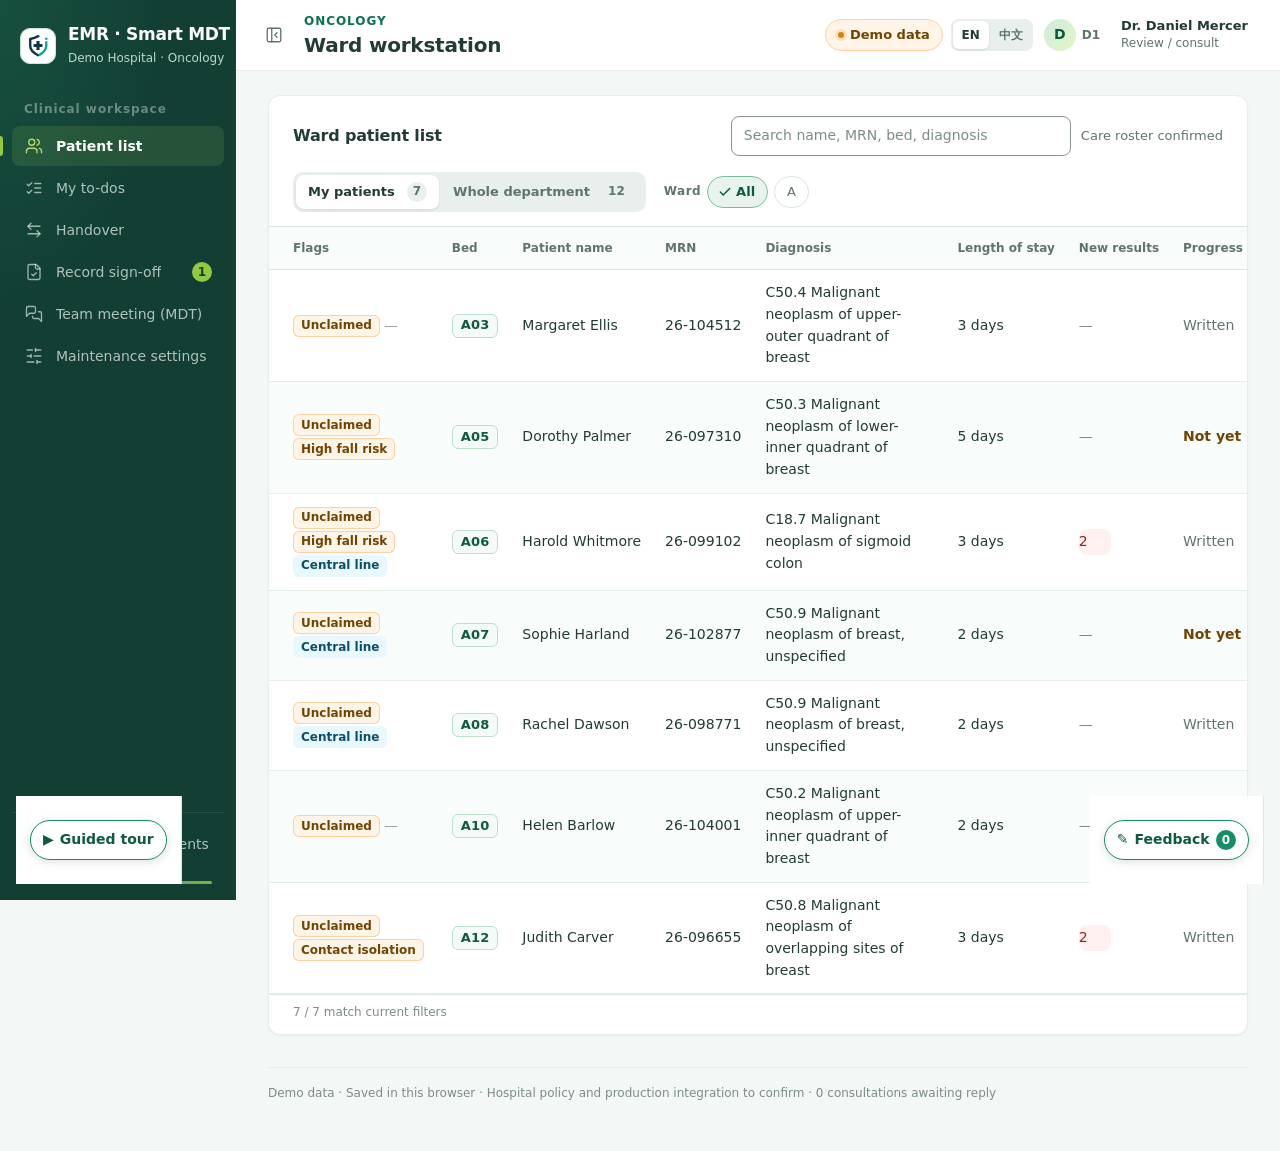
<file: index.html>
<!doctype html>
<html lang="en"><head><meta charset="utf-8"><meta name="robots" content="noindex,nofollow"><meta name="viewport" content="width=device-width,initial-scale=1"><meta http-equiv="Content-Security-Policy" content="default-src 'self'; script-src 'self'; style-src 'self' 'unsafe-inline'; img-src 'self' data:; connect-src 'self' https://script.google.com https://script.googleusercontent.com; object-src 'none'; base-uri 'none'; form-action 'none'"><title>EMR · Smart MDT</title><link rel="icon" href="assets/icon.png"><link rel="stylesheet" href="assets/tokens.css?v=p5"><link rel="stylesheet" href="assets/app.css?v=p5"><link rel="stylesheet" href="assets/brand.css?v=p5"><link rel="stylesheet" href="assets/components.css?v=p5"><link rel="stylesheet" href="assets/demo-brand.css?v=p5"><link rel="stylesheet" href="assets/mdt.css?v=p5"><link rel="stylesheet" href="assets/demo-tools.css?v=p5"></head><body><div id="app"></div><noscript>This interactive prototype requires JavaScript. See the H8 and S/N specifications; no clinical action has been submitted or saved.</noscript><script src="assets/demo-config.js?v=p5"></script><script src="assets/i18n-dict.js?v=p5"></script><script src="assets/demo-dict.js?v=p5"></script><script src="assets/i18n.js?v=p5"></script><script src="assets/timezone.js?v=p5"></script><script src="assets/icons.js?v=p5"></script><script src="assets/catalog.js?v=p5"></script><script src="assets/seed-oncology.js?v=p5"></script><script src="assets/seed-mdt.js?v=p5"></script><script src="assets/seed-care.js?v=p5"></script><script src="assets/clinical.js?v=p5"></script><script src="assets/order-taxonomy.js?v=p5"></script><script src="assets/drug-safety.js?v=p5"></script><script src="assets/trend.js?v=p5"></script><script src="assets/flowsheet.js?v=p5"></script><script src="assets/periop-forms.js?v=p5"></script><script src="assets/workflow.js?v=p5"></script><script src="assets/worklist.js?v=p5"></script><script src="assets/staff-seed.js?v=p5"></script><script src="assets/master-schema.js?v=p5"></script><script src="assets/store.js?v=p5"></script><script src="assets/mdt-core.js?v=p5"></script><script src="assets/specs.js?v=p5"></script><script src="assets/patient/registry.js?v=p5"></script><script src="assets/patient/overview.js?v=p5"></script><script src="assets/patient/orders.js?v=p5"></script><script src="assets/patient/results.js?v=p5"></script><script src="assets/patient/vitals.js?v=p5"></script><script src="assets/patient/care.js?v=p5"></script><script src="assets/patient/records.js?v=p5"></script><script src="assets/patient/timeline.js?v=p5"></script><script src="assets/handover-table.js?v=p5"></script><script src="assets/maintenance.js?v=p5"></script><script src="assets/mdt.js?v=p5"></script><script src="assets/mdt-ui.js?v=p5"></script><script src="assets/mdt-ui-p3.js?v=p5"></script><script src="assets/workspace.js?v=p5"></script><script src="assets/app.js?v=p5"></script><script src="assets/demo-feedback.js?v=p5"></script><script src="assets/demo-tour.js?v=p5"></script></body></html>
</file>
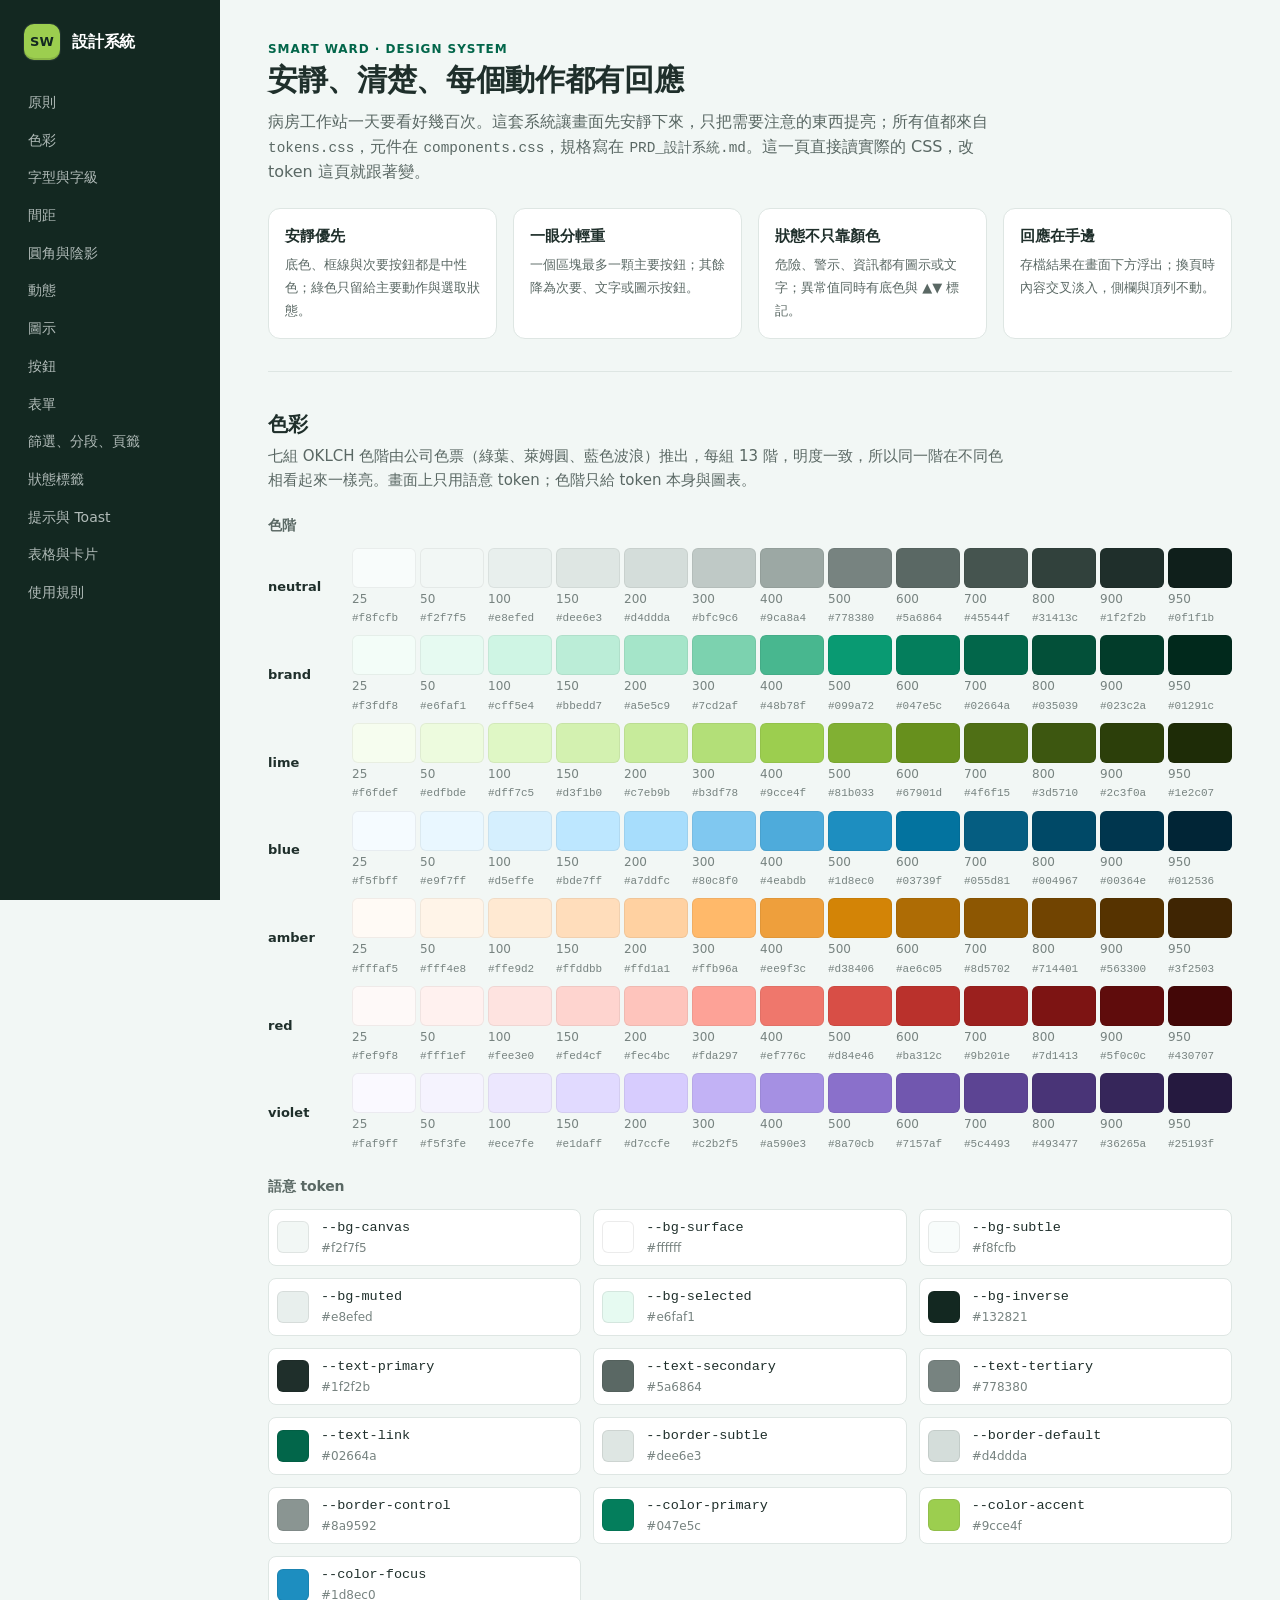
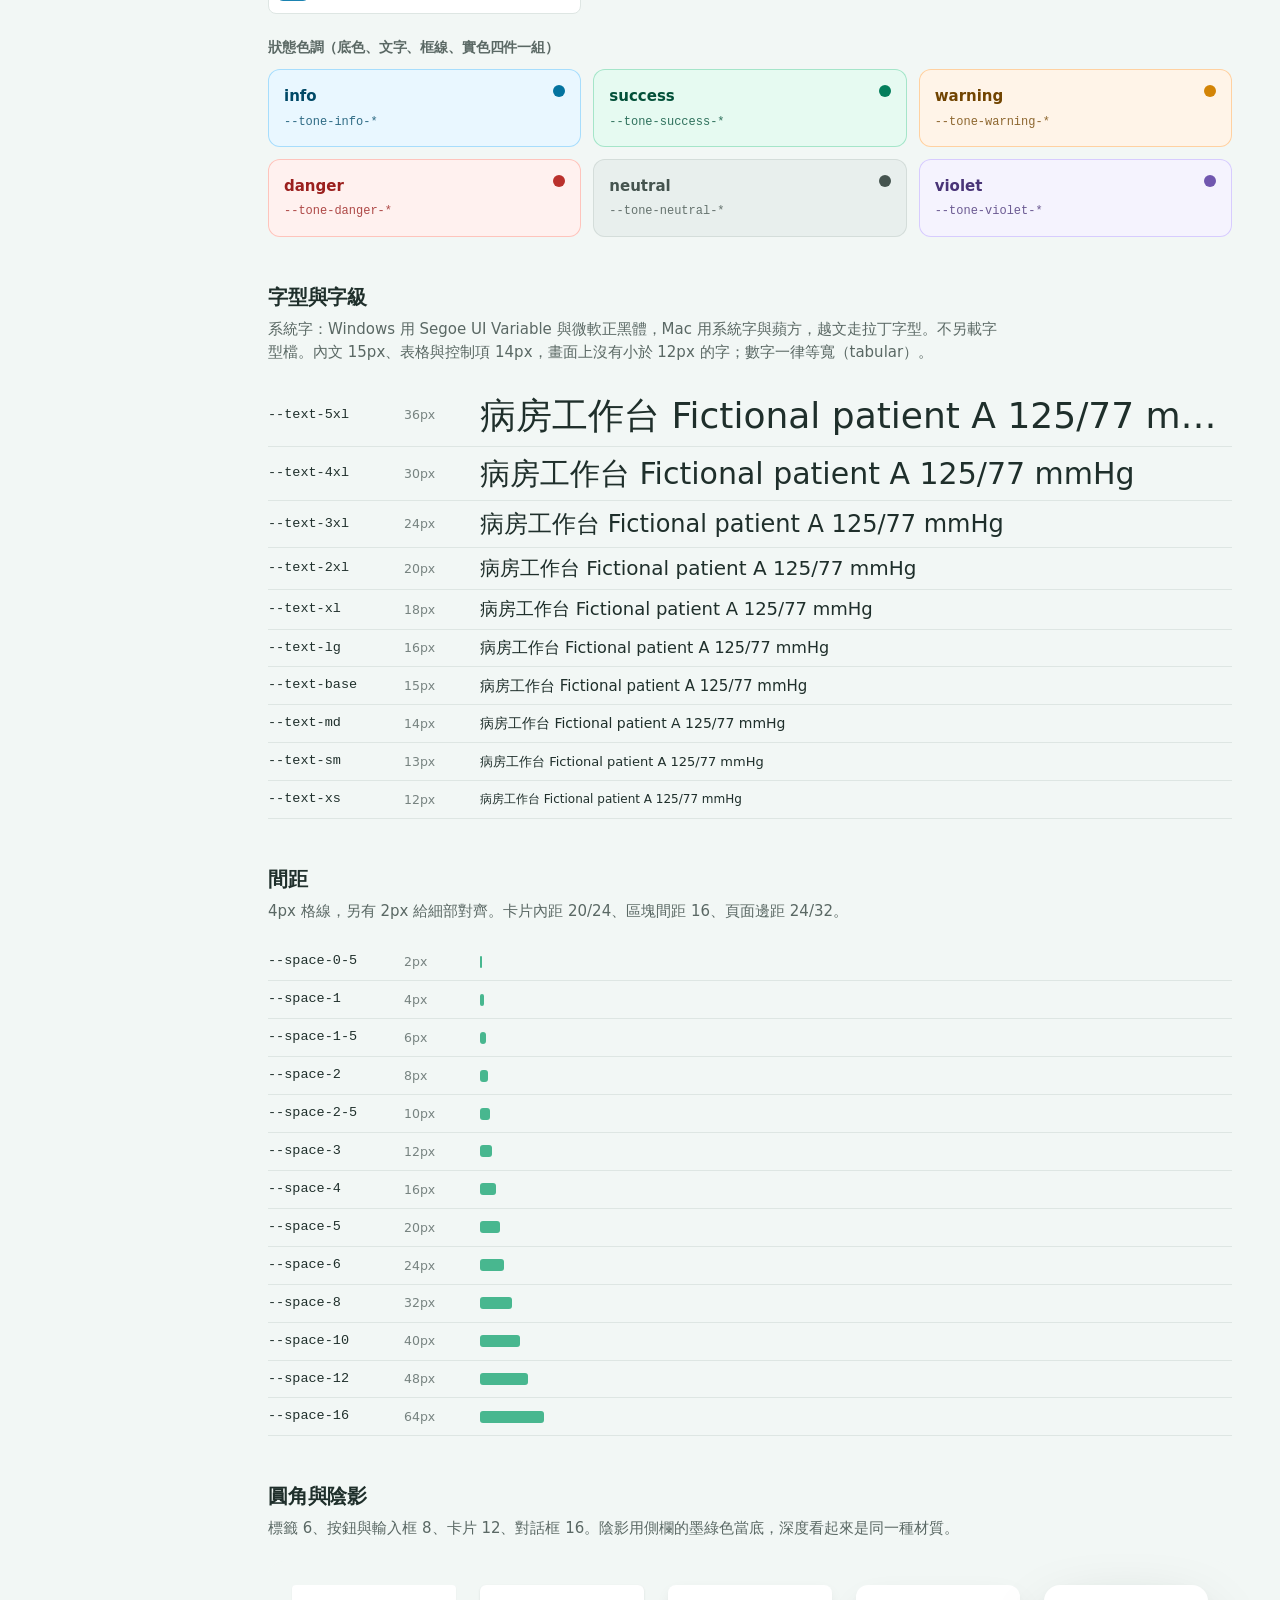
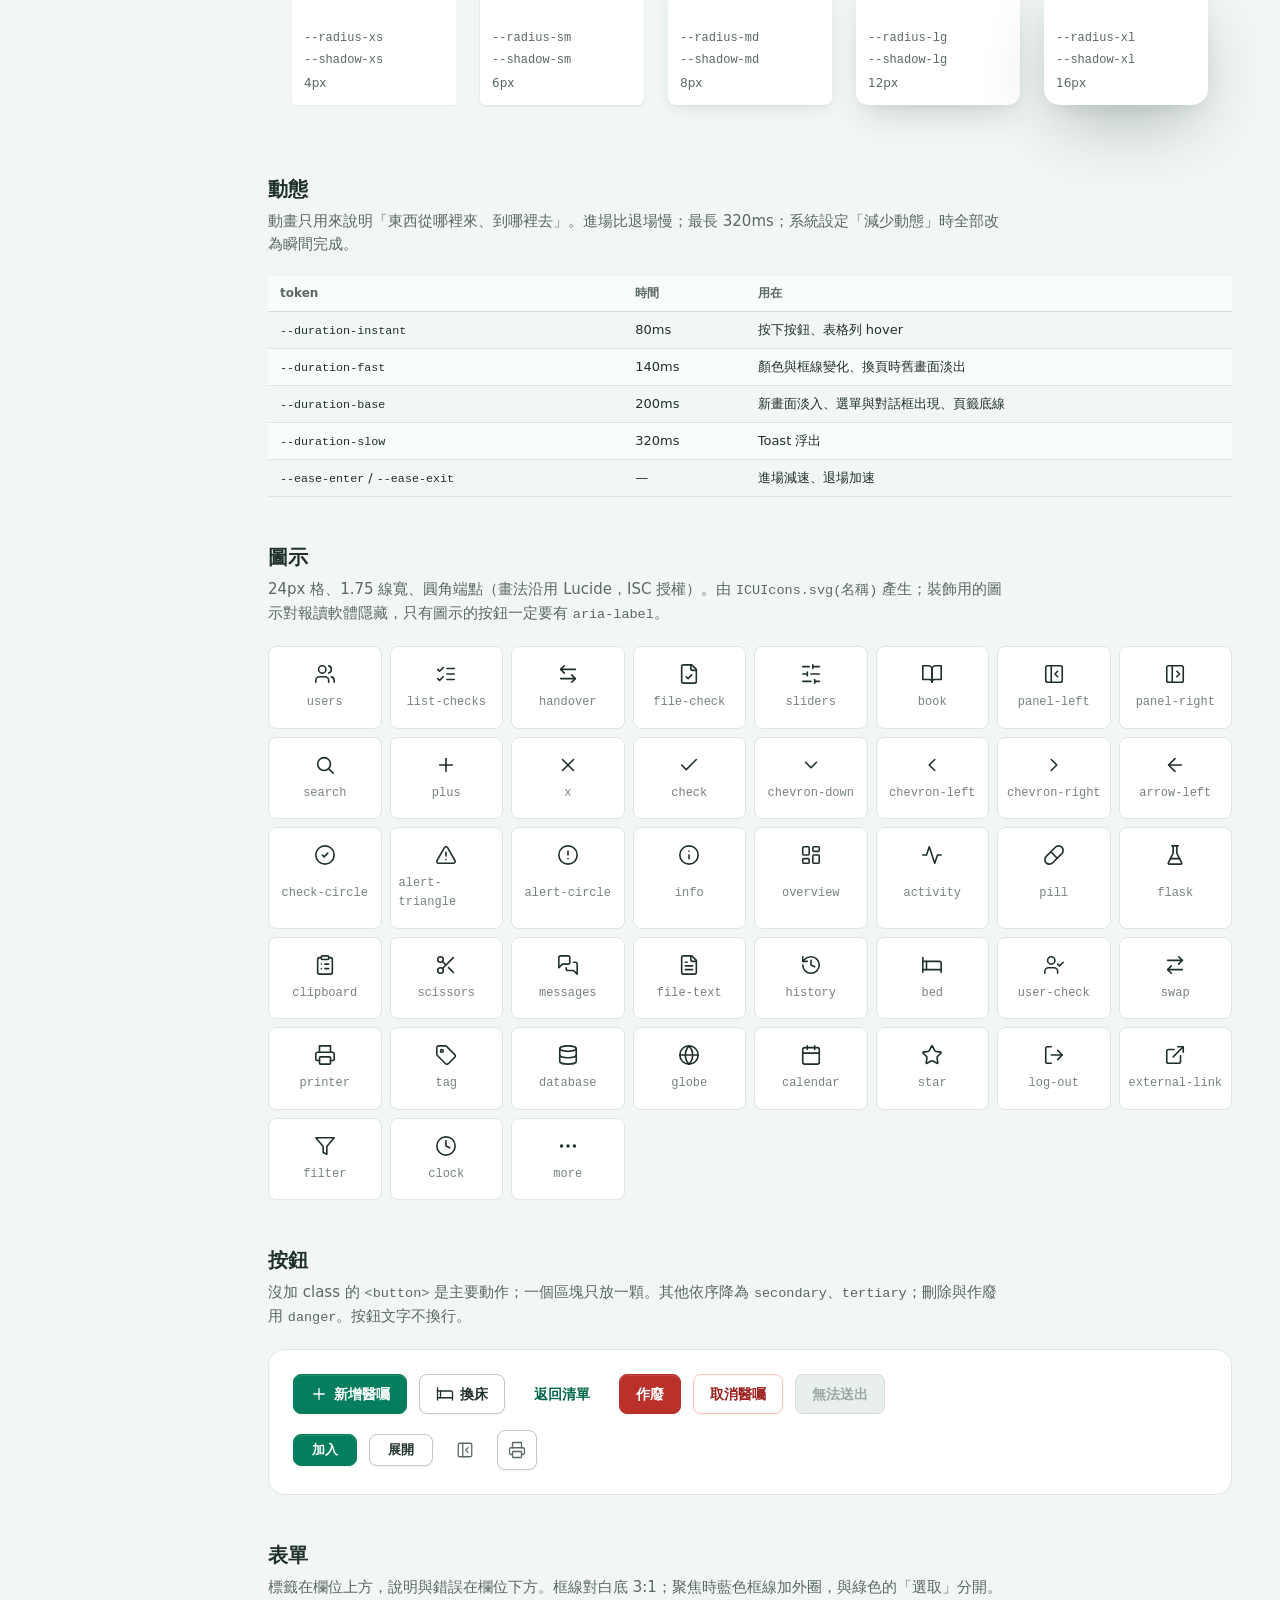
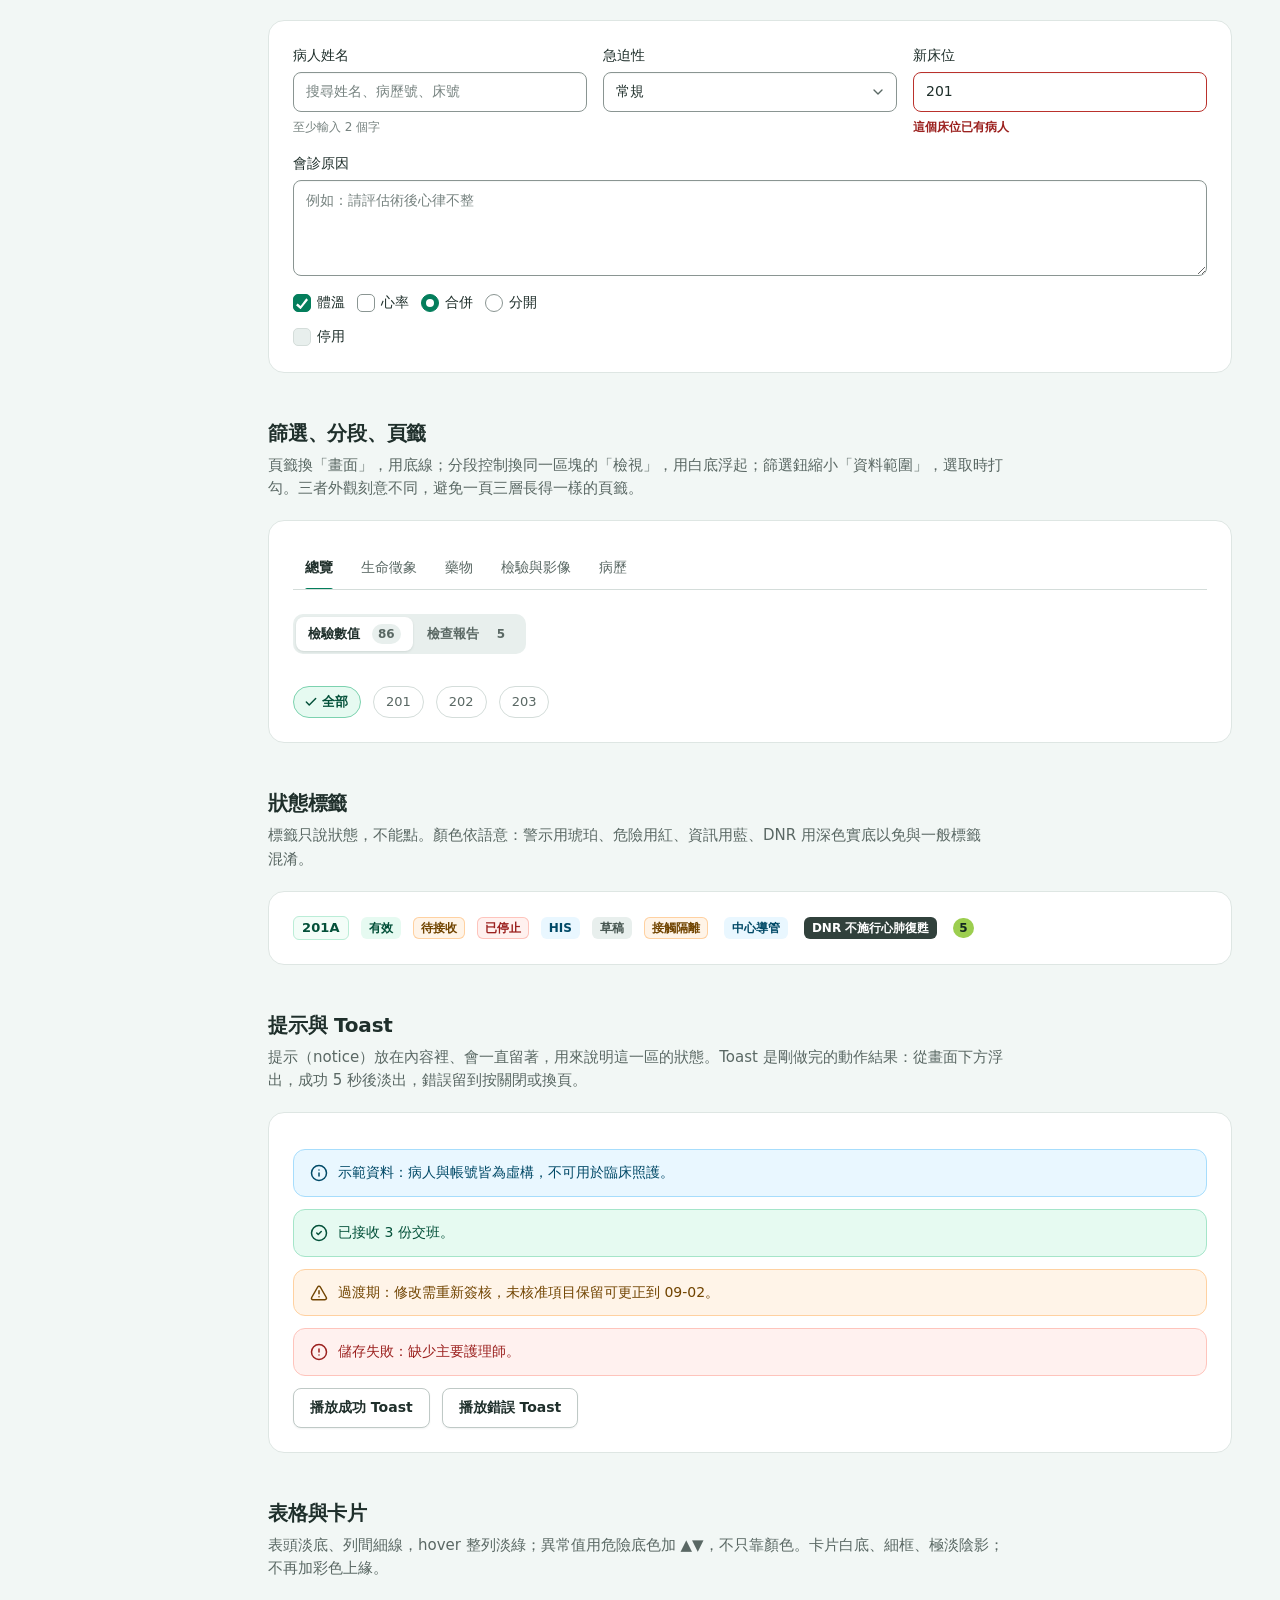
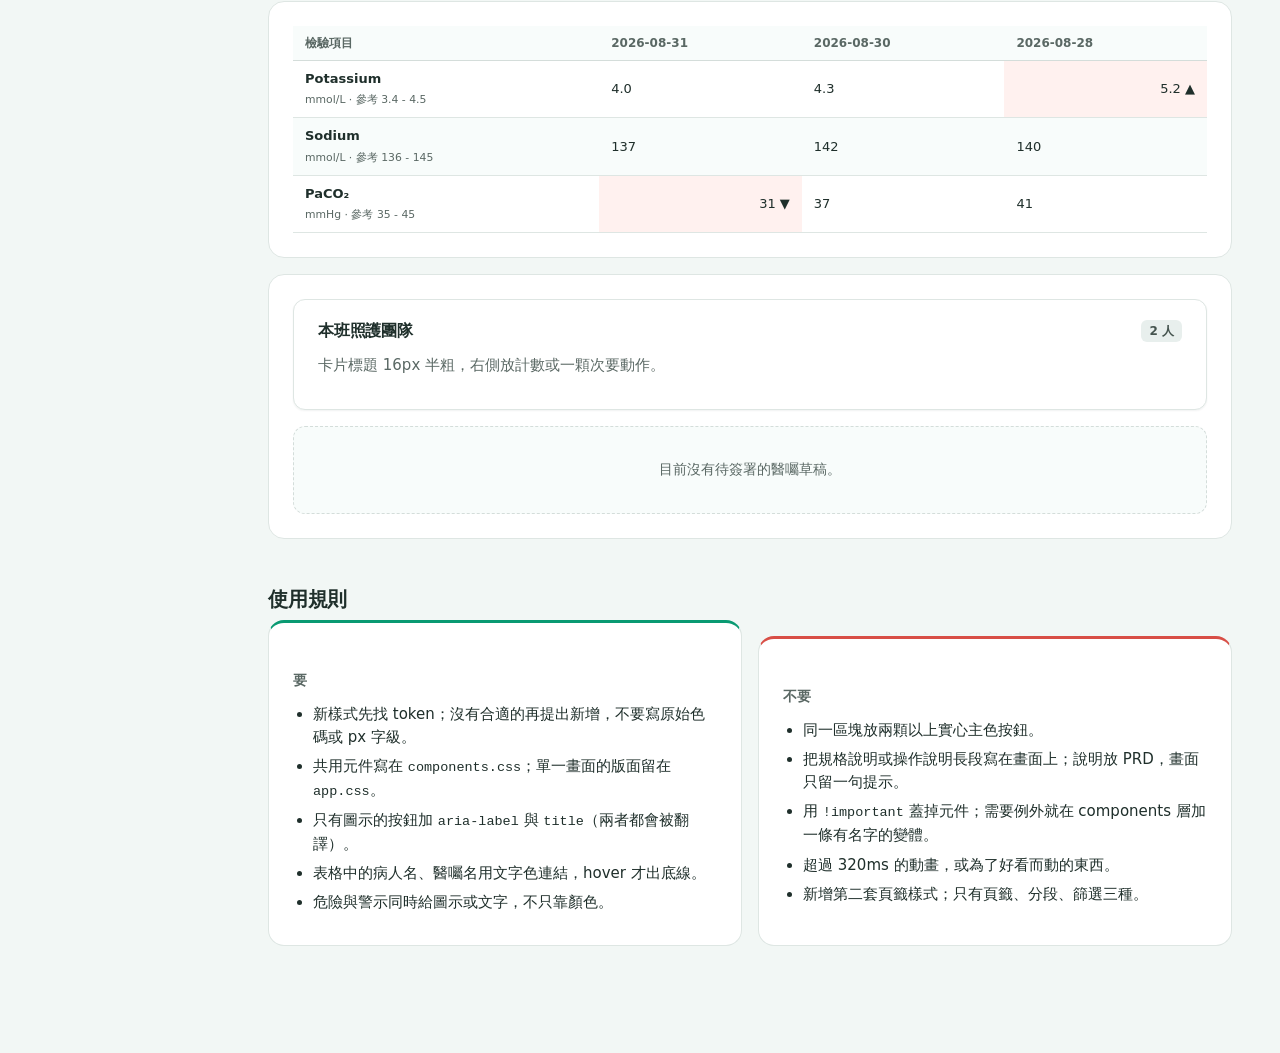
<file: design-system.html>
<!doctype html>
<html lang="zh-Hant">
<head>
<meta charset="utf-8">
<meta name="viewport" content="width=device-width,initial-scale=1">
<meta http-equiv="Content-Security-Policy" content="default-src 'self'; script-src 'self'; style-src 'self' 'unsafe-inline'; img-src 'self' data:; connect-src 'none'; object-src 'none'; base-uri 'none'; form-action 'none'">
<title>設計系統｜EMR · Smart MDT</title><link rel="icon" href="assets/icon.png">
<link rel="stylesheet" href="assets/tokens.css">
<link rel="stylesheet" href="assets/app.css">
<link rel="stylesheet" href="assets/brand.css">
<link rel="stylesheet" href="assets/components.css">
<style>
  @layer components {
    .ds { display: grid; grid-template-columns: 220px minmax(0, 1fr); min-height: 100vh; }
    .ds-nav { position: sticky; top: 0; height: 100vh; overflow: auto; padding: var(--space-6) var(--space-4); background: var(--ink-900); color: var(--neutral-100); }
    .ds-nav .brand-lockup { padding: 0 var(--space-2) var(--space-6); display: flex; align-items: center; gap: var(--space-3); color: var(--neutral-0); text-decoration: none; }
    .ds-nav .brand-lockup b { font-size: var(--text-lg); }
    .ds-nav a.ds-link { display: block; padding: var(--space-2) var(--space-3); border-radius: var(--radius-md); color: rgb(232 239 237 / 0.74); text-decoration: none; font-size: var(--text-md); }
    .ds-nav a.ds-link:hover { background: rgb(255 255 255 / 0.06); color: var(--neutral-0); }
    .ds-main { padding: var(--space-10) var(--space-12) var(--space-16); max-width: 1180px; }
    .ds-hero { padding-bottom: var(--space-8); border-bottom: 1px solid var(--border-subtle); margin-bottom: var(--space-10); }
    .ds-hero h1 { font-size: var(--text-4xl); margin-bottom: var(--space-3); }
    .ds-hero p { max-width: 46rem; color: var(--text-secondary); font-size: var(--text-lg); }
    .ds-principles { display: grid; grid-template-columns: repeat(4, minmax(0, 1fr)); gap: var(--space-4); margin-top: var(--space-6); }
    .ds-principles div { padding: var(--space-4); border: 1px solid var(--border-subtle); border-radius: var(--radius-lg); background: var(--bg-surface); }
    .ds-principles b { display: block; margin-bottom: var(--space-1); }
    .ds-principles span { color: var(--text-secondary); font-size: var(--text-sm); }
    .ds-section { margin-bottom: var(--space-12); scroll-margin-top: var(--space-6); }
    .ds-section > h2 { font-size: var(--text-2xl); margin-bottom: var(--space-2); }
    .ds-section > p { color: var(--text-secondary); max-width: 46rem; margin-bottom: var(--space-5); }
    .ds-section h3 { font-size: var(--text-md); color: var(--text-secondary); margin: var(--space-6) 0 var(--space-3); }
    .ds-ramp { display: grid; grid-template-columns: 72px minmax(0, 1fr); align-items: center; gap: var(--space-3); margin-bottom: var(--space-2); }
    .ds-ramp b { font-size: var(--text-sm); }
    .ds-ramp-row { display: grid; grid-template-columns: repeat(13, minmax(0, 1fr)); gap: 4px; }
    .ds-swatch span { display: block; height: 40px; border-radius: var(--radius-sm); box-shadow: inset 0 0 0 1px rgb(0 0 0 / 0.06); }
    .ds-swatch small, .ds-swatch code { display: block; font-size: var(--text-xs); color: var(--text-tertiary); margin-top: 2px; }
    .ds-swatch code { font-size: 11px; }
    .ds-grid { display: grid; grid-template-columns: repeat(auto-fill, minmax(240px, 1fr)); gap: var(--space-3); }
    .ds-token { display: grid; grid-template-columns: 32px minmax(0, 1fr); grid-template-rows: auto auto; column-gap: var(--space-3); align-items: center; padding: var(--space-2); border: 1px solid var(--border-subtle); border-radius: var(--radius-md); background: var(--bg-surface); }
    .ds-token span { grid-row: span 2; width: 32px; height: 32px; border-radius: var(--radius-sm); box-shadow: inset 0 0 0 1px rgb(0 0 0 / 0.08); }
    .ds-token small { color: var(--text-tertiary); font-size: var(--text-xs); }
    .ds-tone { position: relative; padding: var(--space-4); border-radius: var(--radius-lg); display: grid; gap: var(--space-1); }
    .ds-tone span { position: absolute; right: var(--space-4); top: var(--space-4); width: 12px; height: 12px; border-radius: 50%; }
    .ds-tone code { font-size: var(--text-xs); opacity: 0.8; }
    .ds-type-row, .ds-space-row { display: grid; grid-template-columns: 120px 60px minmax(0, 1fr); gap: var(--space-4); align-items: center; padding: var(--space-2) 0; border-bottom: 1px solid var(--border-subtle); }
    .ds-type-row span { line-height: var(--leading-tight); font-family: var(--font-display); white-space: nowrap; overflow: hidden; text-overflow: ellipsis; }
    .ds-type-row small, .ds-space-row small { color: var(--text-tertiary); }
    .ds-space-row span { height: 12px; border-radius: 3px; background: var(--brand-400); }
    .ds-shapes { display: grid; grid-template-columns: repeat(5, minmax(0, 1fr)); gap: var(--space-6); padding: var(--space-6); background: var(--bg-canvas); border-radius: var(--radius-xl); }
    .ds-shape { display: grid; gap: 4px; align-content: end; height: 120px; padding: var(--space-3); background: var(--bg-surface); }
    .ds-shape code, .ds-shape small { font-size: var(--text-xs); color: var(--text-secondary); }
    .ds-icons { display: grid; grid-template-columns: repeat(auto-fill, minmax(112px, 1fr)); gap: var(--space-2); }
    .ds-icon { display: grid; justify-items: center; gap: var(--space-2); padding: var(--space-4) var(--space-2); border-radius: var(--radius-md); color: var(--text-primary); background: var(--bg-surface); border: 1px solid var(--border-subtle); }
    .ds-icon code { font-size: var(--text-xs); color: var(--text-tertiary); }
    .ds-specimen { padding: var(--space-6); border: 1px solid var(--border-subtle); border-radius: var(--radius-xl); background: var(--bg-surface); }
    .ds-specimen + .ds-specimen { margin-top: var(--space-4); }
    .ds-row { display: flex; flex-wrap: wrap; align-items: center; gap: var(--space-3); }
    .ds-row + .ds-row { margin-top: var(--space-4); }
    .ds-form { display: grid; grid-template-columns: repeat(3, minmax(0, 1fr)); gap: var(--space-4); }
    .ds-wide { grid-column: 1 / -1; }
    .ds-hint { margin: 0; color: var(--text-tertiary); font-size: var(--text-xs); }
    .ds-error { margin: 0; color: var(--tone-danger-text); font-size: var(--text-xs); font-weight: var(--weight-semibold); }
    .ds-motion { width: 100%; }
    .ds-rules { display: grid; grid-template-columns: 1fr 1fr; gap: var(--space-4); }
    .ds-rules ul { margin: 0; padding-left: var(--space-5); }
    .ds-rules li { margin: var(--space-1-5) 0; }
    .ds-do { border-top: 3px solid var(--brand-500); }
    .ds-dont { border-top: 3px solid var(--red-500); }
    @media (max-width: 900px) { .ds { grid-template-columns: 1fr; } .ds-nav { position: static; height: auto; } .ds-main { padding: var(--space-6) var(--space-4); } .ds-principles, .ds-form, .ds-rules { grid-template-columns: 1fr; } .ds-ramp-row { grid-template-columns: repeat(7, minmax(0, 1fr)); } }
  }
</style>
</head>
<body>
<div class="ds">
  <nav class="ds-nav" aria-label="設計系統目錄">
    <a class="brand-lockup" href="index.html"><em class="brand-mark" aria-hidden="true">SW</em><b>設計系統</b></a>
    <a class="ds-link" href="#principles">原則</a>
    <a class="ds-link" href="#color">色彩</a>
    <a class="ds-link" href="#type">字型與字級</a>
    <a class="ds-link" href="#space">間距</a>
    <a class="ds-link" href="#shape">圓角與陰影</a>
    <a class="ds-link" href="#motion">動態</a>
    <a class="ds-link" href="#icons">圖示</a>
    <a class="ds-link" href="#buttons">按鈕</a>
    <a class="ds-link" href="#forms">表單</a>
    <a class="ds-link" href="#selection">篩選、分段、頁籤</a>
    <a class="ds-link" href="#status">狀態標籤</a>
    <a class="ds-link" href="#feedback">提示與 Toast</a>
    <a class="ds-link" href="#data">表格與卡片</a>
    <a class="ds-link" href="#rules">使用規則</a>
  </nav>

  <main class="ds-main">
    <header class="ds-hero" id="principles">
      <span class="eyebrow">SMART WARD · DESIGN SYSTEM</span>
      <h1>安靜、清楚、每個動作都有回應</h1>
      <p>病房工作站一天要看好幾百次。這套系統讓畫面先安靜下來，只把需要注意的東西提亮；所有值都來自 <code>tokens.css</code>，元件在 <code>components.css</code>，規格寫在 <code>PRD_設計系統.md</code>。這一頁直接讀實際的 CSS，改 token 這頁就跟著變。</p>
      <div class="ds-principles">
        <div><b>安靜優先</b><span>底色、框線與次要按鈕都是中性色；綠色只留給主要動作與選取狀態。</span></div>
        <div><b>一眼分輕重</b><span>一個區塊最多一顆主要按鈕；其餘降為次要、文字或圖示按鈕。</span></div>
        <div><b>狀態不只靠顏色</b><span>危險、警示、資訊都有圖示或文字；異常值同時有底色與 ▲▼ 標記。</span></div>
        <div><b>回應在手邊</b><span>存檔結果在畫面下方浮出；換頁時內容交叉淡入，側欄與頂列不動。</span></div>
      </div>
    </header>

    <section class="ds-section" id="color">
      <h2>色彩</h2>
      <p>七組 OKLCH 色階由公司色票（綠葉、萊姆圓、藍色波浪）推出，每組 13 階，明度一致，所以同一階在不同色相看起來一樣亮。畫面上只用語意 token；色階只給 token 本身與圖表。</p>
      <h3>色階</h3>
      <div id="ds-ramps"></div>
      <h3>語意 token</h3>
      <div class="ds-grid" id="ds-semantic"></div>
      <h3>狀態色調（底色、文字、框線、實色四件一組）</h3>
      <div class="ds-grid" id="ds-tones"></div>
    </section>

    <section class="ds-section" id="type">
      <h2>字型與字級</h2>
      <p>系統字：Windows 用 Segoe UI Variable 與微軟正黑體，Mac 用系統字與蘋方，越文走拉丁字型。不另載字型檔。內文 15px、表格與控制項 14px，畫面上沒有小於 12px 的字；數字一律等寬（tabular）。</p>
      <div id="ds-type" data-sample="病房工作台 Fictional patient A 125/77 mmHg"></div>
    </section>

    <section class="ds-section" id="space">
      <h2>間距</h2>
      <p>4px 格線，另有 2px 給細部對齊。卡片內距 20/24、區塊間距 16、頁面邊距 24/32。</p>
      <div id="ds-space"></div>
    </section>

    <section class="ds-section" id="shape">
      <h2>圓角與陰影</h2>
      <p>標籤 6、按鈕與輸入框 8、卡片 12、對話框 16。陰影用側欄的墨綠色當底，深度看起來是同一種材質。</p>
      <div class="ds-shapes" id="ds-shape"></div>
    </section>

    <section class="ds-section" id="motion">
      <h2>動態</h2>
      <p>動畫只用來說明「東西從哪裡來、到哪裡去」。進場比退場慢；最長 320ms；系統設定「減少動態」時全部改為瞬間完成。</p>
      <table class="dense-table ds-motion">
        <thead><tr><th>token</th><th>時間</th><th>用在</th></tr></thead>
        <tbody>
          <tr><td><code>--duration-instant</code></td><td>80ms</td><td>按下按鈕、表格列 hover</td></tr>
          <tr><td><code>--duration-fast</code></td><td>140ms</td><td>顏色與框線變化、換頁時舊畫面淡出</td></tr>
          <tr><td><code>--duration-base</code></td><td>200ms</td><td>新畫面淡入、選單與對話框出現、頁籤底線</td></tr>
          <tr><td><code>--duration-slow</code></td><td>320ms</td><td>Toast 浮出</td></tr>
          <tr><td><code>--ease-enter</code> / <code>--ease-exit</code></td><td>—</td><td>進場減速、退場加速</td></tr>
        </tbody>
      </table>
    </section>

    <section class="ds-section" id="icons">
      <h2>圖示</h2>
      <p>24px 格、1.75 線寬、圓角端點（畫法沿用 Lucide，ISC 授權）。由 <code>ICUIcons.svg(名稱)</code> 產生；裝飾用的圖示對報讀軟體隱藏，只有圖示的按鈕一定要有 <code>aria-label</code>。</p>
      <div class="ds-icons" id="ds-icons"></div>
    </section>

    <section class="ds-section" id="buttons">
      <h2>按鈕</h2>
      <p>沒加 class 的 <code>&lt;button&gt;</code> 是主要動作；一個區塊只放一顆。其他依序降為 <code>secondary</code>、<code>tertiary</code>；刪除與作廢用 <code>danger</code>。按鈕文字不換行。</p>
      <div class="ds-specimen">
        <div class="ds-row">
          <button type="button" data-icon="plus">新增醫囑</button>
          <button type="button" class="secondary" data-icon="bed">換床</button>
          <button type="button" class="tertiary">返回清單</button>
          <button type="button" class="danger">作廢</button>
          <button type="button" class="secondary danger">取消醫囑</button>
          <button type="button" disabled>無法送出</button>
        </div>
        <div class="ds-row">
          <button type="button" class="compact-button">加入</button>
          <button type="button" class="secondary compact-button">展開</button>
          <button type="button" class="tertiary icon-button" aria-label="收合側欄" title="收合側欄" data-icon="panel-left"></button>
          <button type="button" class="secondary icon-button" aria-label="列印" title="列印" data-icon="printer"></button>
        </div>
      </div>
    </section>

    <section class="ds-section" id="forms">
      <h2>表單</h2>
      <p>標籤在欄位上方，說明與錯誤在欄位下方。框線對白底 3:1；聚焦時藍色框線加外圈，與綠色的「選取」分開。</p>
      <div class="ds-specimen">
        <div class="ds-form">
          <label>病人姓名<input type="text" placeholder="搜尋姓名、病歷號、床號"><span class="ds-hint">至少輸入 2 個字</span></label>
          <label>急迫性<select><option>常規</option><option>緊急</option></select></label>
          <label>新床位<input type="text" value="201" aria-invalid="true"><span class="ds-error">這個床位已有病人</span></label>
          <label class="ds-wide">會診原因<textarea placeholder="例如：請評估術後心律不整"></textarea></label>
          <div class="ds-row">
            <label class="check"><input type="checkbox" checked> 體溫</label>
            <label class="check"><input type="checkbox"> 心率</label>
            <label class="check"><input type="radio" name="ds-r" checked> 合併</label>
            <label class="check"><input type="radio" name="ds-r"> 分開</label>
            <label class="check"><input type="checkbox" disabled> 停用</label>
          </div>
        </div>
      </div>
    </section>

    <section class="ds-section" id="selection">
      <h2>篩選、分段、頁籤</h2>
      <p>頁籤換「畫面」，用底線；分段控制換同一區塊的「檢視」，用白底浮起；篩選鈕縮小「資料範圍」，選取時打勾。三者外觀刻意不同，避免一頁三層長得一樣的頁籤。</p>
      <div class="ds-specimen">
        <nav class="tabs" data-ds-group aria-label="頁籤範例"><a href="#selection" class="active">總覽</a><a href="#selection">生命徵象</a><a href="#selection">藥物</a><a href="#selection">檢驗與影像</a><a href="#selection">病歷</a></nav>
        <div class="ds-row">
          <nav class="subtabs" data-ds-group aria-label="分段範例"><a href="#selection" class="active">檢驗數值 <span class="tab-count">86</span></a><a href="#selection">檢查報告 <span class="tab-count">5</span></a></nav>
        </div>
        <div class="ds-row" data-ds-group>
          <a class="filter-chip active" href="#selection">全部</a><a class="filter-chip" href="#selection">201</a><a class="filter-chip" href="#selection">202</a><a class="filter-chip" href="#selection">203</a>
        </div>
      </div>
    </section>

    <section class="ds-section" id="status">
      <h2>狀態標籤</h2>
      <p>標籤只說狀態，不能點。顏色依語意：警示用琥珀、危險用紅、資訊用藍、DNR 用深色實底以免與一般標籤混淆。</p>
      <div class="ds-specimen">
        <div class="ds-row">
          <span class="bed-number">201A</span>
          <span class="pill">有效</span><span class="pill warning">待接收</span><span class="pill danger">已停止</span><span class="pill info">HIS</span><span class="pill muted">草稿</span>
          <span class="flag-pill tone-warning">接觸隔離</span><span class="flag-pill tone-info">中心導管</span><span class="flag-pill tone-dark">DNR 不施行心肺復甦</span>
          <span class="nav-counter" style="margin:0">5</span>
        </div>
      </div>
    </section>

    <section class="ds-section" id="feedback">
      <h2>提示與 Toast</h2>
      <p>提示（notice）放在內容裡、會一直留著，用來說明這一區的狀態。Toast 是剛做完的動作結果：從畫面下方浮出，成功 5 秒後淡出，錯誤留到按關閉或換頁。</p>
      <div class="ds-specimen">
        <p class="notice">示範資料：病人與帳號皆為虛構，不可用於臨床照護。</p>
        <p class="notice success">已接收 3 份交班。</p>
        <p class="notice warning">過渡期：修改需重新簽核，未核准項目保留可更正到 09-02。</p>
        <p class="notice error">儲存失敗：缺少主要護理師。</p>
        <div class="ds-row">
          <button type="button" class="secondary" data-ds-toast="success" data-text="已儲存病程紀錄" data-close="關閉">播放成功 Toast</button>
          <button type="button" class="secondary" data-ds-toast="error" data-text="請填寫會診原因與問題" data-close="關閉">播放錯誤 Toast</button>
        </div>
      </div>
    </section>

    <section class="ds-section" id="data">
      <h2>表格與卡片</h2>
      <p>表頭淡底、列間細線，hover 整列淡綠；異常值用危險底色加 ▲▼，不只靠顏色。卡片白底、細框、極淡陰影；不再加彩色上緣。</p>
      <div class="ds-specimen">
        <table class="dense-table">
          <thead><tr><th>檢驗項目</th><th class="col-num">2026-08-31</th><th class="col-num">2026-08-30</th><th class="col-num">2026-08-28</th></tr></thead>
          <tbody>
            <tr><td><b>Potassium</b><br><small>mmol/L · 參考 3.4 - 4.5</small></td><td>4.0</td><td>4.3</td><td class="lab-cell abnormal">5.2 ▲</td></tr>
            <tr><td><b>Sodium</b><br><small>mmol/L · 參考 136 - 145</small></td><td>137</td><td>142</td><td>140</td></tr>
            <tr><td><b>PaCO₂</b><br><small>mmHg · 參考 35 - 45</small></td><td class="lab-cell abnormal">31 ▼</td><td>37</td><td>41</td></tr>
          </tbody>
        </table>
      </div>
      <div class="ds-specimen">
        <section class="card"><div class="row between"><h2>本班照護團隊</h2><span class="pill muted">2 人</span></div><p class="muted">卡片標題 16px 半粗，右側放計數或一顆次要動作。</p></section>
        <div class="empty">目前沒有待簽署的醫囑草稿。</div>
      </div>
    </section>

    <section class="ds-section" id="rules">
      <h2>使用規則</h2>
      <div class="ds-rules">
        <div class="ds-specimen ds-do"><h3>要</h3><ul>
          <li>新樣式先找 token；沒有合適的再提出新增，不要寫原始色碼或 px 字級。</li>
          <li>共用元件寫在 <code>components.css</code>；單一畫面的版面留在 <code>app.css</code>。</li>
          <li>只有圖示的按鈕加 <code>aria-label</code> 與 <code>title</code>（兩者都會被翻譯）。</li>
          <li>表格中的病人名、醫囑名用文字色連結，hover 才出底線。</li>
          <li>危險與警示同時給圖示或文字，不只靠顏色。</li>
        </ul></div>
        <div class="ds-specimen ds-dont"><h3>不要</h3><ul>
          <li>同一區塊放兩顆以上實心主色按鈕。</li>
          <li>把規格說明或操作說明長段寫在畫面上；說明放 PRD，畫面只留一句提示。</li>
          <li>用 <code>!important</code> 蓋掉元件；需要例外就在 components 層加一條有名字的變體。</li>
          <li>超過 320ms 的動畫，或為了好看而動的東西。</li>
          <li>新增第二套頁籤樣式；只有頁籤、分段、篩選三種。</li>
        </ul></div>
      </div>
    </section>
  </main>
</div>
<div id="message" role="status" aria-live="polite"></div>
<script src="assets/icons.js"></script>
<script src="assets/design-system.js"></script>
</body>
</html>
</file>
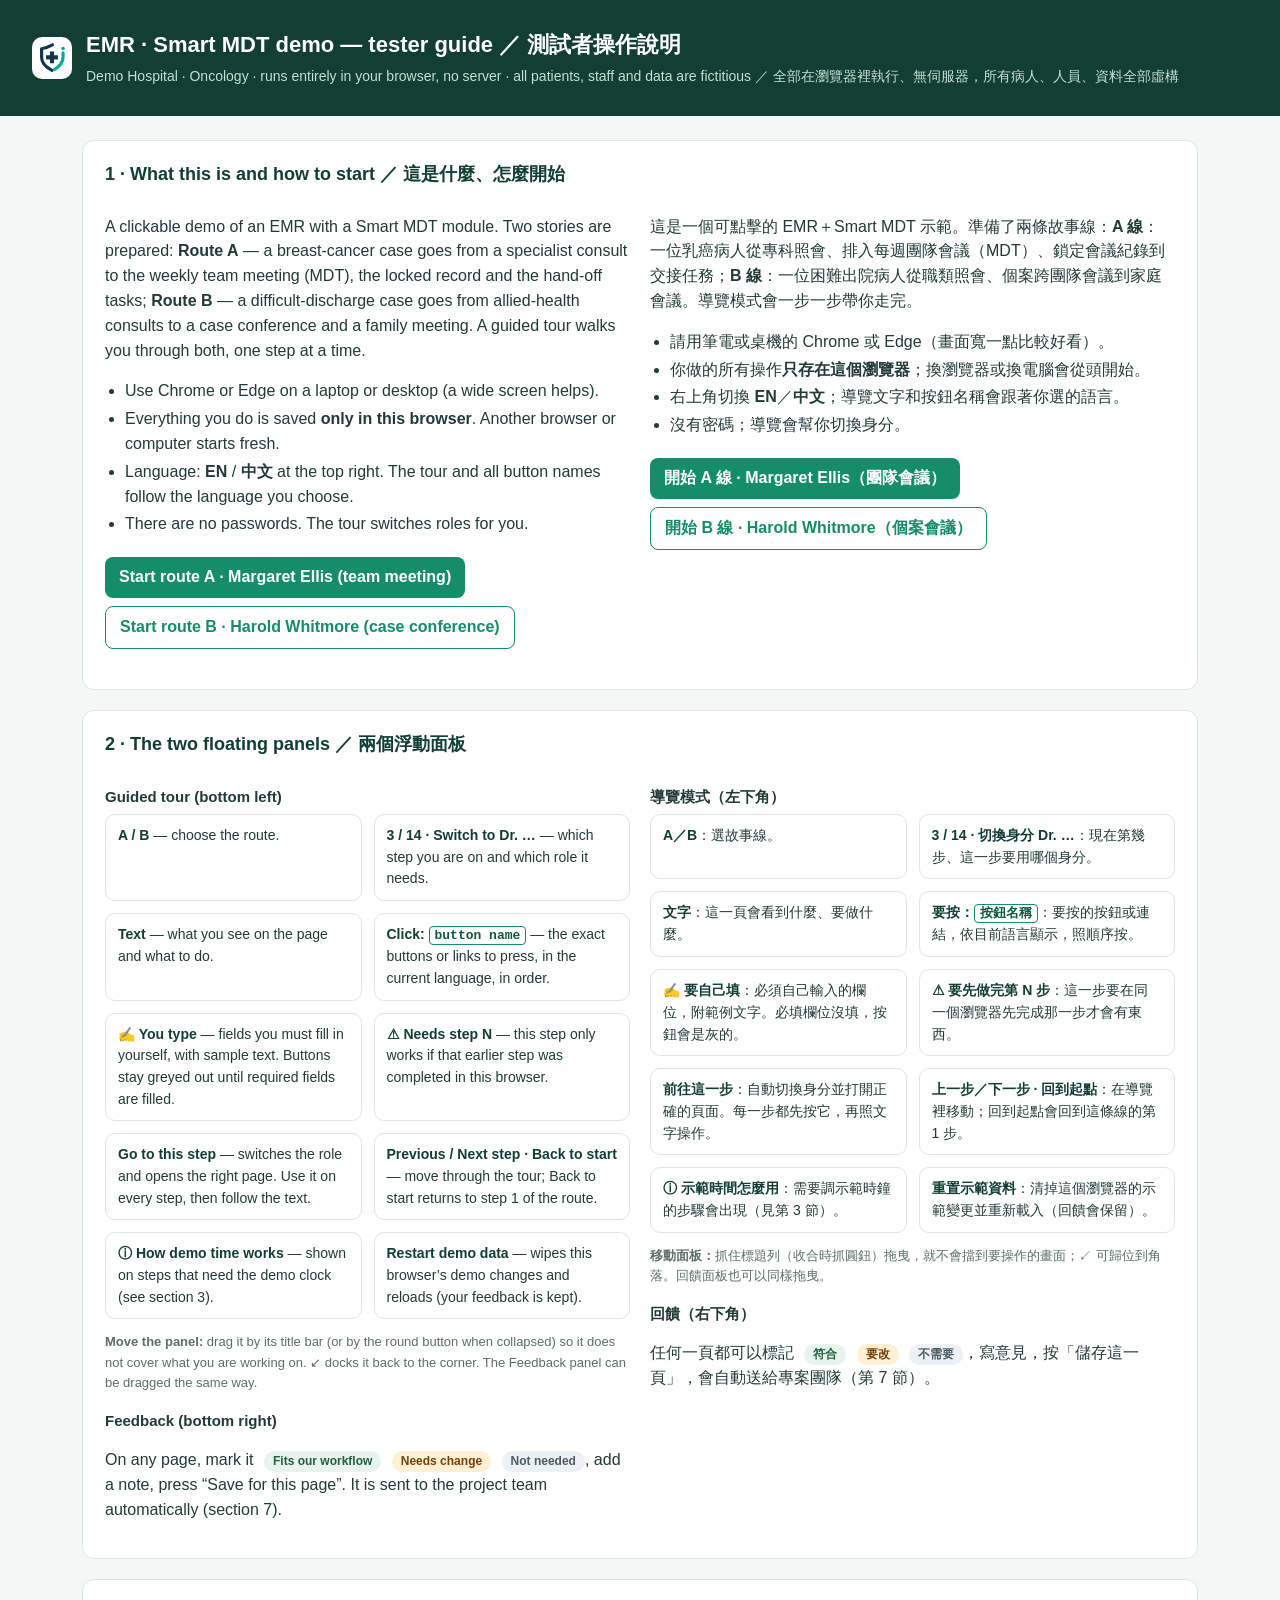
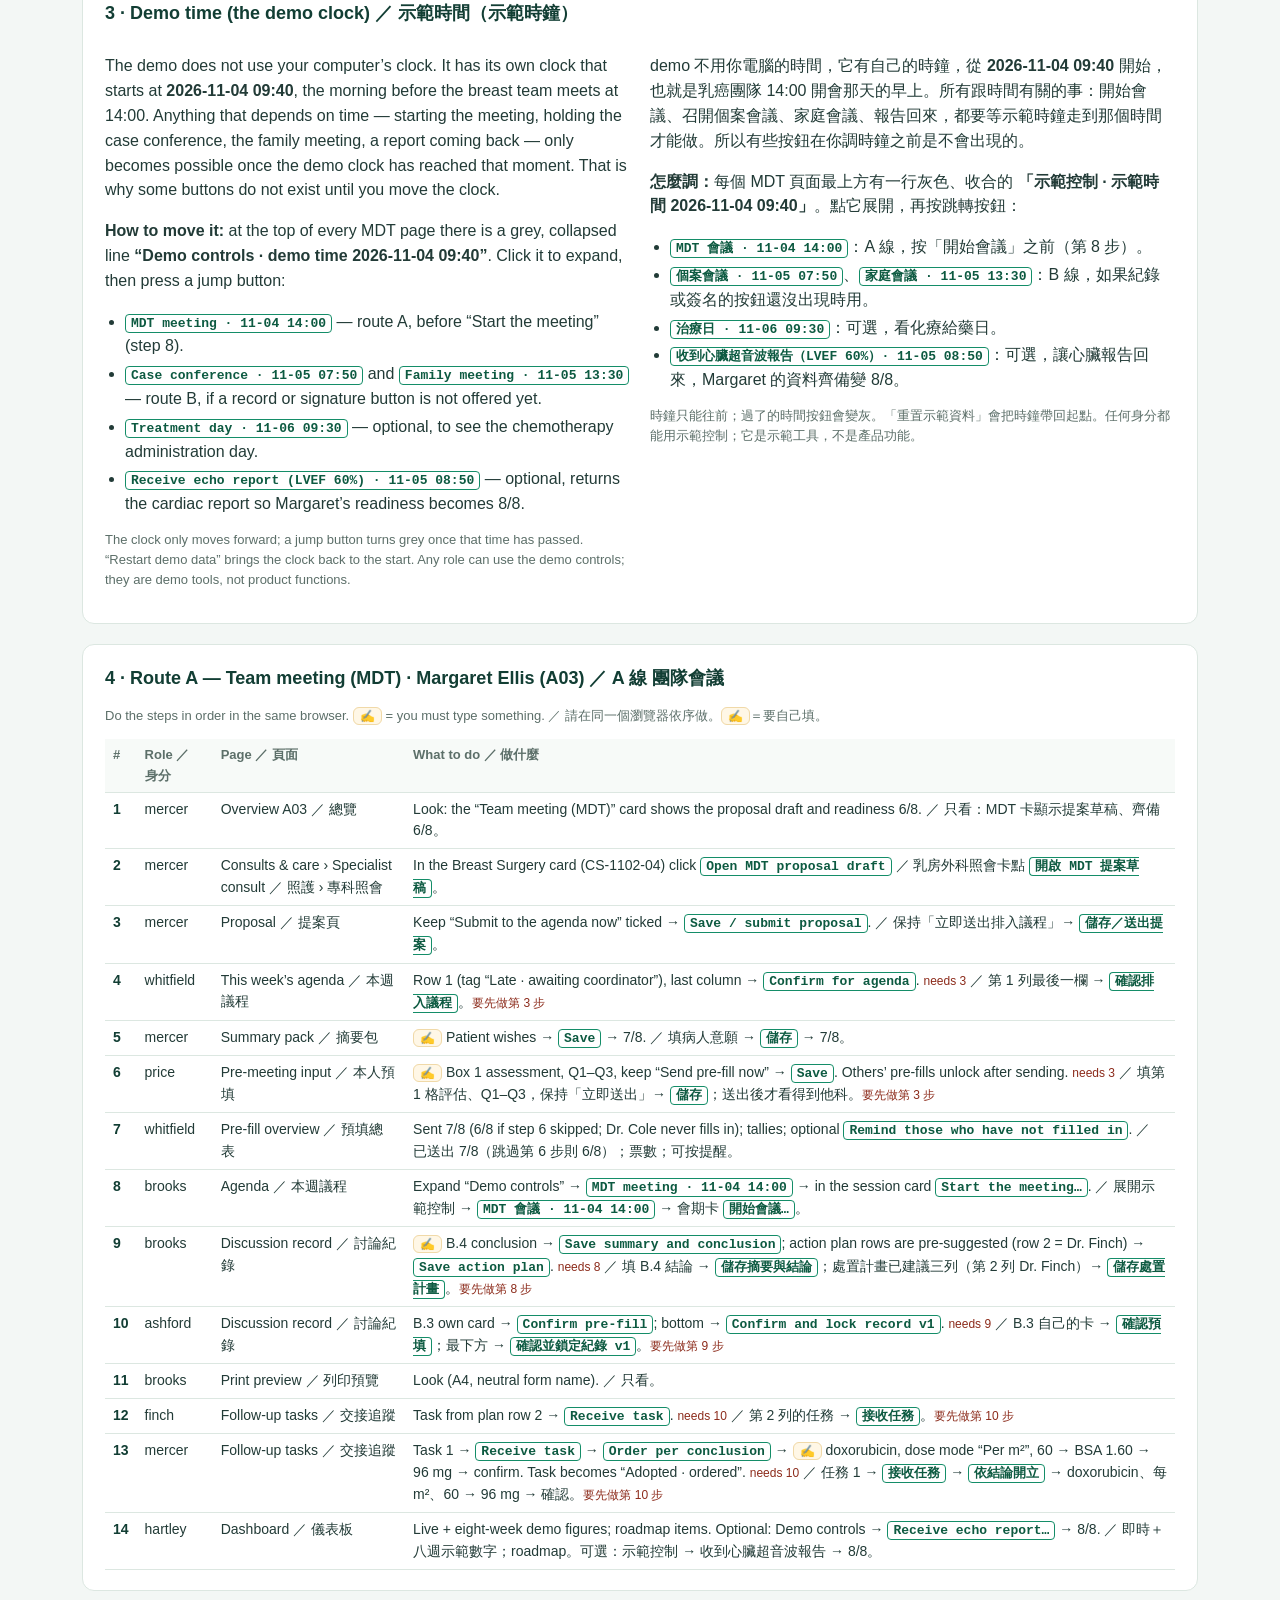
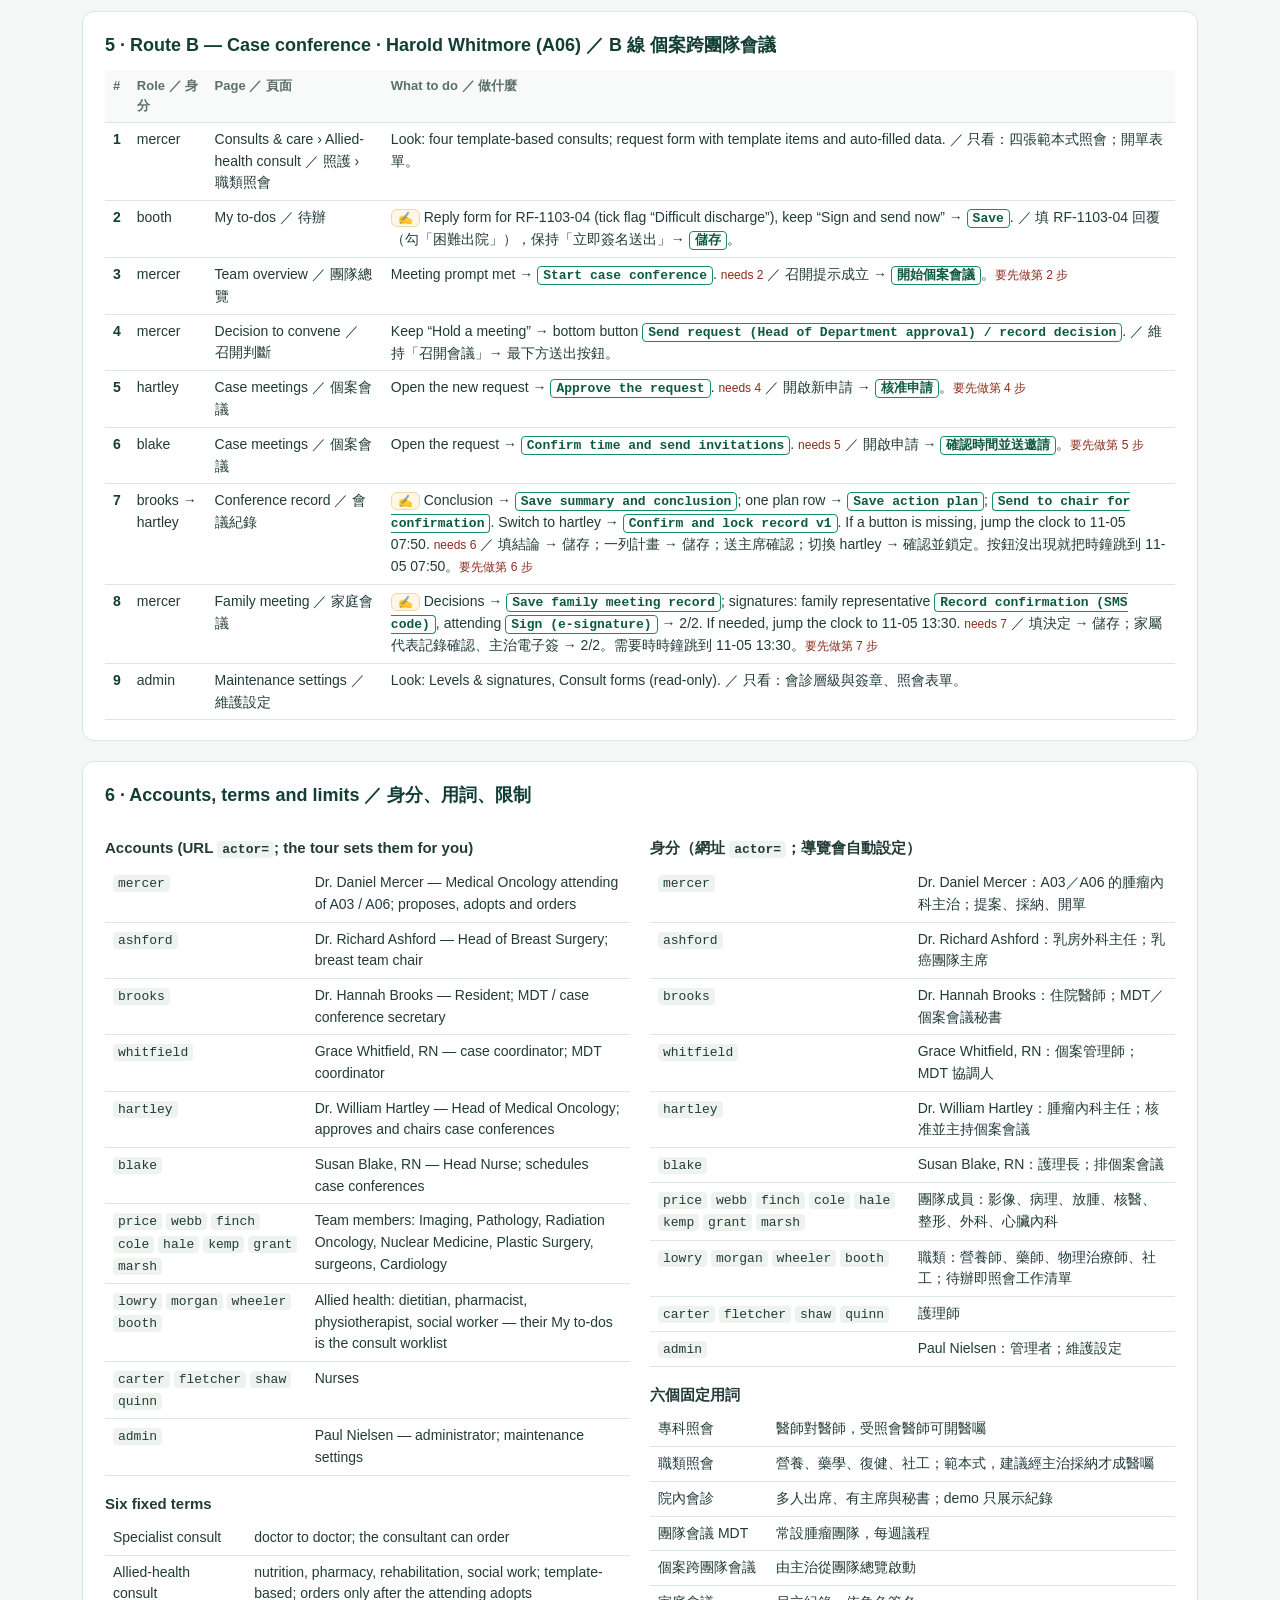
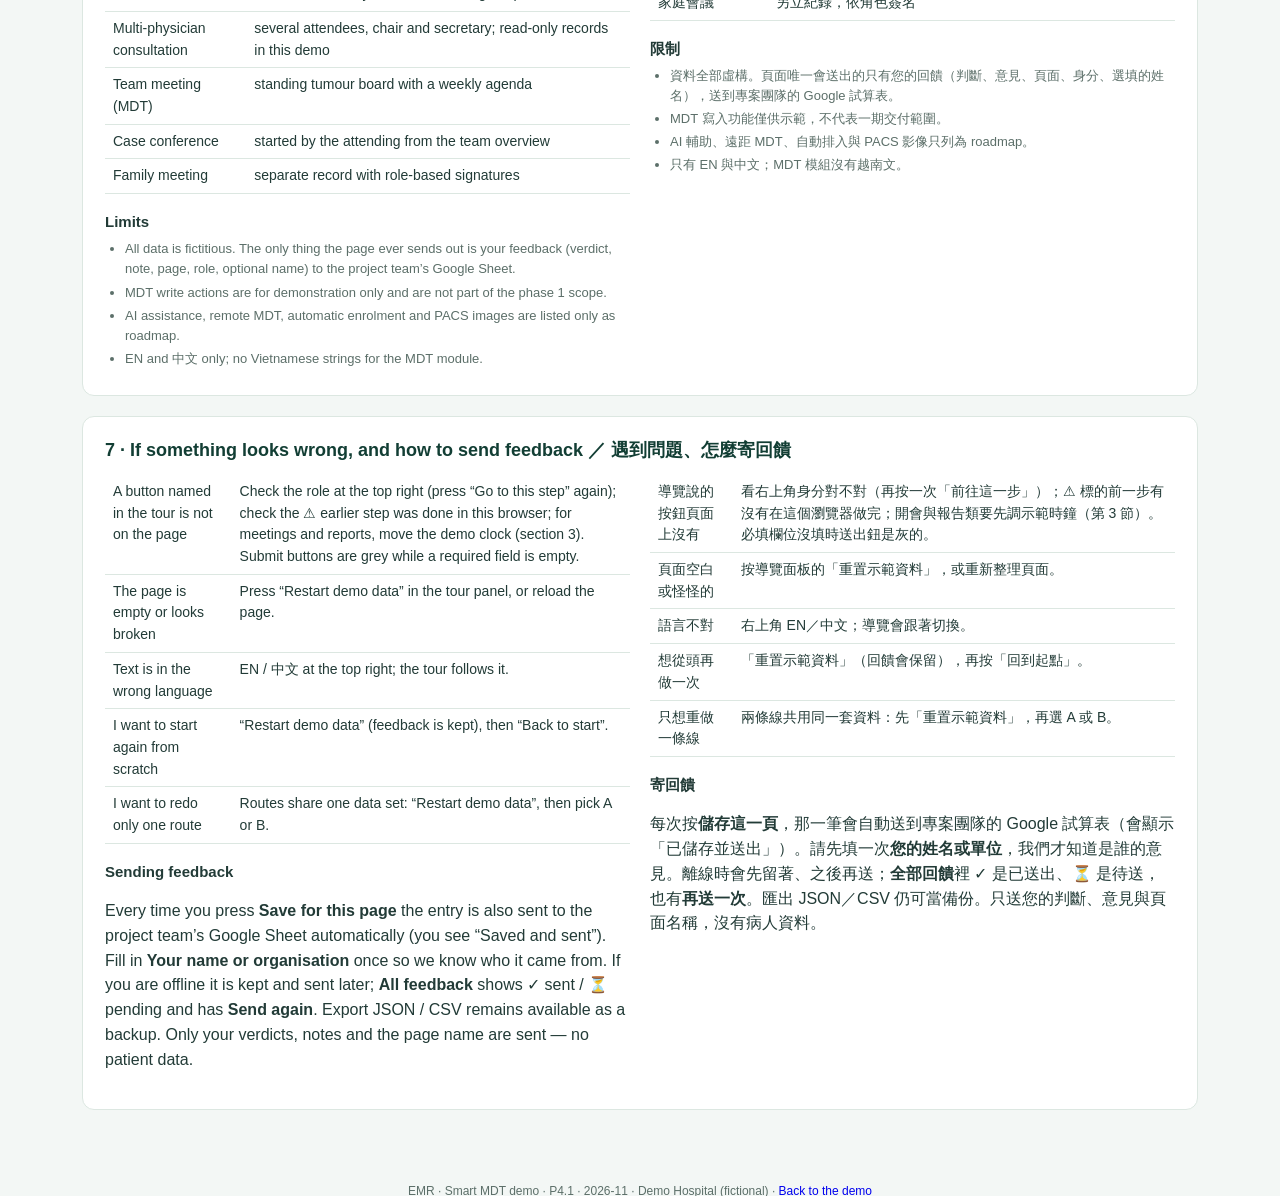
<file: guide.html>
<!doctype html>
<html lang="en"><head><meta charset="utf-8"><meta name="robots" content="noindex,nofollow"><meta name="viewport" content="width=device-width,initial-scale=1">
<meta http-equiv="Content-Security-Policy" content="default-src 'self'; script-src 'none'; style-src 'self' 'unsafe-inline'; img-src 'self' data:; connect-src 'none'; object-src 'none'; base-uri 'none'; form-action 'none'">
<title>EMR · Smart MDT demo · tester guide</title><link rel="icon" href="assets/icon.png">
<style>
:root{--brand:#148d68;--ink:#123e34;--text:#223b37;--muted:#5c6f69;--line:#dce7e1;--bg:#f3f7f5;--lime:#94c83d;--blue:#007eaa}
*{box-sizing:border-box}body{margin:0;font-family:'Segoe UI',-apple-system,BlinkMacSystemFont,'Noto Sans TC','Microsoft JhengHei',sans-serif;color:var(--text);background:var(--bg);line-height:1.55}
header.top{background:var(--ink);color:#fff;padding:28px 32px}header.top .lockup{display:flex;align-items:center;gap:14px}header.top img{width:40px;height:42px;background:#fff;border-radius:10px;padding:4px}
header.top h1{margin:0;font-size:22px}header.top p{margin:4px 0 0;color:#c6dfd2;font-size:14px}
main{max-width:1180px;margin:0 auto;padding:24px 32px 60px;display:grid;gap:20px}
section{background:#fff;border:1px solid var(--line);border-radius:12px;padding:20px 22px}h2{margin:0 0 10px;font-size:18px;color:var(--ink)}h3{margin:16px 0 6px;font-size:15px}
.two{display:grid;grid-template-columns:1fr 1fr;gap:20px}@media(max-width:900px){.two{grid-template-columns:1fr}main{padding:16px}}
table{width:100%;border-collapse:collapse;font-size:14px}th,td{text-align:left;padding:6px 8px;border-bottom:1px solid var(--line);vertical-align:top}th{color:var(--muted);font-weight:600;font-size:13px;background:#f7faf8}
code,kbd{background:#eef3f0;border-radius:4px;padding:1px 5px;font-size:13px}kbd{border:1px solid var(--brand);color:#0d5a41;background:#fff;font-weight:600}
.pill{display:inline-block;border-radius:999px;padding:1px 9px;font-size:12px;font-weight:700;background:#e7f3ec;color:#206143;margin-left:6px}
.pill.warn{background:#fff0d4;color:#70400b}.pill.muted{background:#eef1f4;color:#4a5b66}
ol.steps{padding-left:20px;margin:6px 0}ol.steps li{margin:4px 0}ol.steps b{color:var(--ink)}ul{margin:6px 0;padding-left:20px}li{margin:3px 0}
a.button{display:inline-block;background:var(--brand);color:#fff;text-decoration:none;border-radius:8px;padding:8px 14px;font-weight:600;margin:4px 8px 4px 0}a.button.secondary{background:#fff;color:var(--brand);border:1px solid var(--brand)}
.zh{color:var(--text)}.note{color:var(--muted);font-size:13px}
.type{background:#fff7e6;border:1px solid #f0d9a8;border-radius:6px;padding:1px 6px;font-size:12px;color:#5a4208}
.needs{color:#8c2b1b;font-size:12px}
.panel{display:grid;grid-template-columns:1fr 1fr;gap:12px}.panel div{border:1px solid var(--line);border-radius:10px;padding:10px 12px;font-size:14px}.panel b{color:var(--ink)}
.steps-table td:first-child{white-space:nowrap;font-weight:700;color:var(--ink)}
footer{color:var(--muted);font-size:12px;text-align:center;padding:12px}
</style></head><body>
<header class="top"><div class="lockup"><img src="assets/brand-icon.svg" alt=""><div><h1>EMR · Smart MDT demo — tester guide ／ 測試者操作說明</h1><p>Demo Hospital · Oncology · runs entirely in your browser, no server · all patients, staff and data are fictitious ／ 全部在瀏覽器裡執行、無伺服器，所有病人、人員、資料全部虛構</p></div></div></header>
<main>

<section><h2>1 · What this is and how to start ／ 這是什麼、怎麼開始</h2>
<div class="two"><div>
<p>A clickable demo of an EMR with a Smart MDT module. Two stories are prepared: <b>Route A</b> — a breast-cancer case goes from a specialist consult to the weekly team meeting (MDT), the locked record and the hand-off tasks; <b>Route B</b> — a difficult-discharge case goes from allied-health consults to a case conference and a family meeting. A guided tour walks you through both, one step at a time.</p>
<ul><li>Use Chrome or Edge on a laptop or desktop (a wide screen helps).</li><li>Everything you do is saved <b>only in this browser</b>. Another browser or computer starts fresh.</li><li>Language: <b>EN</b> / <b>中文</b> at the top right. The tour and all button names follow the language you choose.</li><li>There are no passwords. The tour switches roles for you.</li></ul>
<p><a class="button" href="index.html?tour=1#view=overview&p=P03&encounter=ENC-P03&actor=mercer">Start route A · Margaret Ellis (team meeting)</a><a class="button secondary" href="index.html?tour=1#view=notes&careWork=allied&p=P06&encounter=ENC-P06&actor=mercer">Start route B · Harold Whitmore (case conference)</a></p>
</div><div class="zh">
<p>這是一個可點擊的 EMR＋Smart MDT 示範。準備了兩條故事線：<b>A 線</b>：一位乳癌病人從專科照會、排入每週團隊會議（MDT）、鎖定會議紀錄到交接任務；<b>B 線</b>：一位困難出院病人從職類照會、個案跨團隊會議到家庭會議。導覽模式會一步一步帶你走完。</p>
<ul><li>請用筆電或桌機的 Chrome 或 Edge（畫面寬一點比較好看）。</li><li>你做的所有操作<b>只存在這個瀏覽器</b>；換瀏覽器或換電腦會從頭開始。</li><li>右上角切換 <b>EN</b>／<b>中文</b>；導覽文字和按鈕名稱會跟著你選的語言。</li><li>沒有密碼；導覽會幫你切換身分。</li></ul>
<p><a class="button" href="index.html?tour=1#view=overview&p=P03&encounter=ENC-P03&actor=mercer">開始 A 線 · Margaret Ellis（團隊會議）</a><a class="button secondary" href="index.html?tour=1#view=notes&careWork=allied&p=P06&encounter=ENC-P06&actor=mercer">開始 B 線 · Harold Whitmore（個案會議）</a></p>
</div></div></section>

<section><h2>2 · The two floating panels ／ 兩個浮動面板</h2>
<div class="two"><div>
<h3>Guided tour (bottom left)</h3>
<div class="panel">
<div><b>A / B</b> — choose the route.</div>
<div><b>3 / 14 · Switch to Dr. …</b> — which step you are on and which role it needs.</div>
<div><b>Text</b> — what you see on the page and what to do.</div>
<div><b>Click: <kbd>button name</kbd></b> — the exact buttons or links to press, in the current language, in order.</div>
<div><b>✍ You type</b> — fields you must fill in yourself, with sample text. Buttons stay greyed out until required fields are filled.</div>
<div><b>⚠ Needs step N</b> — this step only works if that earlier step was completed in this browser.</div>
<div><b>Go to this step</b> — switches the role and opens the right page. Use it on every step, then follow the text.</div>
<div><b>Previous / Next step · Back to start</b> — move through the tour; Back to start returns to step 1 of the route.</div>
<div><b>ⓘ How demo time works</b> — shown on steps that need the demo clock (see section 3).</div>
<div><b>Restart demo data</b> — wipes this browser’s demo changes and reloads (your feedback is kept).</div>
</div>
<p class="note"><b>Move the panel:</b> drag it by its title bar (or by the round button when collapsed) so it does not cover what you are working on. ↙ docks it back to the corner. The Feedback panel can be dragged the same way.</p>
<h3>Feedback (bottom right)</h3><p>On any page, mark it <span class="pill">Fits our workflow</span> <span class="pill warn">Needs change</span> <span class="pill muted">Not needed</span>, add a note, press “Save for this page”. It is sent to the project team automatically (section 7).</p>
</div><div class="zh">
<h3>導覽模式（左下角）</h3>
<div class="panel">
<div><b>A／B</b>：選故事線。</div>
<div><b>3 / 14 · 切換身分 Dr. …</b>：現在第幾步、這一步要用哪個身分。</div>
<div><b>文字</b>：這一頁會看到什麼、要做什麼。</div>
<div><b>要按：<kbd>按鈕名稱</kbd></b>：要按的按鈕或連結，依目前語言顯示，照順序按。</div>
<div><b>✍ 要自己填</b>：必須自己輸入的欄位，附範例文字。必填欄位沒填，按鈕會是灰的。</div>
<div><b>⚠ 要先做完第 N 步</b>：這一步要在同一個瀏覽器先完成那一步才會有東西。</div>
<div><b>前往這一步</b>：自動切換身分並打開正確的頁面。每一步都先按它，再照文字操作。</div>
<div><b>上一步／下一步 · 回到起點</b>：在導覽裡移動；回到起點會回到這條線的第 1 步。</div>
<div><b>ⓘ 示範時間怎麼用</b>：需要調示範時鐘的步驟會出現（見第 3 節）。</div>
<div><b>重置示範資料</b>：清掉這個瀏覽器的示範變更並重新載入（回饋會保留）。</div>
</div>
<p class="note"><b>移動面板：</b>抓住標題列（收合時抓圓鈕）拖曳，就不會擋到要操作的畫面；↙ 可歸位到角落。回饋面板也可以同樣拖曳。</p>
<h3>回饋（右下角）</h3><p>任何一頁都可以標記 <span class="pill">符合</span> <span class="pill warn">要改</span> <span class="pill muted">不需要</span>，寫意見，按「儲存這一頁」，會自動送給專案團隊（第 7 節）。</p>
</div></div></section>

<section><h2>3 · Demo time (the demo clock) ／ 示範時間（示範時鐘）</h2>
<div class="two"><div>
<p>The demo does not use your computer’s clock. It has its own clock that starts at <b>2026-11-04 09:40</b>, the morning before the breast team meets at 14:00. Anything that depends on time — starting the meeting, holding the case conference, the family meeting, a report coming back — only becomes possible once the demo clock has reached that moment. That is why some buttons do not exist until you move the clock.</p>
<p><b>How to move it:</b> at the top of every MDT page there is a grey, collapsed line <b>“Demo controls · demo time 2026-11-04 09:40”</b>. Click it to expand, then press a jump button:</p>
<ul><li><kbd>MDT meeting · 11-04 14:00</kbd> — route A, before “Start the meeting” (step 8).</li><li><kbd>Case conference · 11-05 07:50</kbd> and <kbd>Family meeting · 11-05 13:30</kbd> — route B, if a record or signature button is not offered yet.</li><li><kbd>Treatment day · 11-06 09:30</kbd> — optional, to see the chemotherapy administration day.</li><li><kbd>Receive echo report (LVEF 60%) · 11-05 08:50</kbd> — optional, returns the cardiac report so Margaret’s readiness becomes 8/8.</li></ul>
<p class="note">The clock only moves forward; a jump button turns grey once that time has passed. “Restart demo data” brings the clock back to the start. Any role can use the demo controls; they are demo tools, not product functions.</p>
</div><div class="zh">
<p>demo 不用你電腦的時間，它有自己的時鐘，從 <b>2026-11-04 09:40</b> 開始，也就是乳癌團隊 14:00 開會那天的早上。所有跟時間有關的事：開始會議、召開個案會議、家庭會議、報告回來，都要等示範時鐘走到那個時間才能做。所以有些按鈕在你調時鐘之前是不會出現的。</p>
<p><b>怎麼調：</b>每個 MDT 頁面最上方有一行灰色、收合的 <b>「示範控制 · 示範時間 2026-11-04 09:40」</b>。點它展開，再按跳轉按鈕：</p>
<ul><li><kbd>MDT 會議 · 11-04 14:00</kbd>：A 線，按「開始會議」之前（第 8 步）。</li><li><kbd>個案會議 · 11-05 07:50</kbd>、<kbd>家庭會議 · 11-05 13:30</kbd>：B 線，如果紀錄或簽名的按鈕還沒出現時用。</li><li><kbd>治療日 · 11-06 09:30</kbd>：可選，看化療給藥日。</li><li><kbd>收到心臟超音波報告（LVEF 60%）· 11-05 08:50</kbd>：可選，讓心臟報告回來，Margaret 的資料齊備變 8/8。</li></ul>
<p class="note">時鐘只能往前；過了的時間按鈕會變灰。「重置示範資料」會把時鐘帶回起點。任何身分都能用示範控制；它是示範工具，不是產品功能。</p>
</div></div></section>

<section><h2>4 · Route A — Team meeting (MDT) · Margaret Ellis (A03) ／ A 線 團隊會議</h2>
<p class="note">Do the steps in order in the same browser. <span class="type">✍</span> = you must type something. ／ 請在同一個瀏覽器依序做。<span class="type">✍</span>＝要自己填。</p>
<table class="steps-table"><thead><tr><th>#</th><th>Role ／ 身分</th><th>Page ／ 頁面</th><th>What to do ／ 做什麼</th></tr></thead><tbody>
<tr><td>1</td><td>mercer</td><td>Overview A03 ／ 總覽</td><td>Look: the “Team meeting (MDT)” card shows the proposal draft and readiness 6/8. ／ 只看：MDT 卡顯示提案草稿、齊備 6/8。</td></tr>
<tr><td>2</td><td>mercer</td><td>Consults &amp; care › Specialist consult ／ 照護 › 專科照會</td><td>In the Breast Surgery card (CS-1102-04) click <kbd>Open MDT proposal draft</kbd> ／ 乳房外科照會卡點 <kbd>開啟 MDT 提案草稿</kbd>。</td></tr>
<tr><td>3</td><td>mercer</td><td>Proposal ／ 提案頁</td><td>Keep “Submit to the agenda now” ticked → <kbd>Save / submit proposal</kbd>. ／ 保持「立即送出排入議程」→ <kbd>儲存／送出提案</kbd>。</td></tr>
<tr><td>4</td><td>whitfield</td><td>This week’s agenda ／ 本週議程</td><td>Row 1 (tag “Late · awaiting coordinator”), last column → <kbd>Confirm for agenda</kbd>. <span class="needs">needs 3</span> ／ 第 1 列最後一欄 → <kbd>確認排入議程</kbd>。<span class="needs">要先做第 3 步</span></td></tr>
<tr><td>5</td><td>mercer</td><td>Summary pack ／ 摘要包</td><td><span class="type">✍</span> Patient wishes → <kbd>Save</kbd> → 7/8. ／ 填病人意願 → <kbd>儲存</kbd> → 7/8。</td></tr>
<tr><td>6</td><td>price</td><td>Pre-meeting input ／ 本人預填</td><td><span class="type">✍</span> Box 1 assessment, Q1–Q3, keep “Send pre-fill now” → <kbd>Save</kbd>. Others’ pre-fills unlock after sending. <span class="needs">needs 3</span> ／ 填第 1 格評估、Q1–Q3，保持「立即送出」→ <kbd>儲存</kbd>；送出後才看得到他科。<span class="needs">要先做第 3 步</span></td></tr>
<tr><td>7</td><td>whitfield</td><td>Pre-fill overview ／ 預填總表</td><td>Sent 7/8 (6/8 if step 6 skipped; Dr. Cole never fills in); tallies; optional <kbd>Remind those who have not filled in</kbd>. ／ 已送出 7/8（跳過第 6 步則 6/8）；票數；可按提醒。</td></tr>
<tr><td>8</td><td>brooks</td><td>Agenda ／ 本週議程</td><td>Expand “Demo controls” → <kbd>MDT meeting · 11-04 14:00</kbd> → in the session card <kbd>Start the meeting…</kbd>. ／ 展開示範控制 → <kbd>MDT 會議 · 11-04 14:00</kbd> → 會期卡 <kbd>開始會議…</kbd>。</td></tr>
<tr><td>9</td><td>brooks</td><td>Discussion record ／ 討論紀錄</td><td><span class="type">✍</span> B.4 conclusion → <kbd>Save summary and conclusion</kbd>; action plan rows are pre-suggested (row 2 = Dr. Finch) → <kbd>Save action plan</kbd>. <span class="needs">needs 8</span> ／ 填 B.4 結論 → <kbd>儲存摘要與結論</kbd>；處置計畫已建議三列（第 2 列 Dr. Finch）→ <kbd>儲存處置計畫</kbd>。<span class="needs">要先做第 8 步</span></td></tr>
<tr><td>10</td><td>ashford</td><td>Discussion record ／ 討論紀錄</td><td>B.3 own card → <kbd>Confirm pre-fill</kbd>; bottom → <kbd>Confirm and lock record v1</kbd>. <span class="needs">needs 9</span> ／ B.3 自己的卡 → <kbd>確認預填</kbd>；最下方 → <kbd>確認並鎖定紀錄 v1</kbd>。<span class="needs">要先做第 9 步</span></td></tr>
<tr><td>11</td><td>brooks</td><td>Print preview ／ 列印預覽</td><td>Look (A4, neutral form name). ／ 只看。</td></tr>
<tr><td>12</td><td>finch</td><td>Follow-up tasks ／ 交接追蹤</td><td>Task from plan row 2 → <kbd>Receive task</kbd>. <span class="needs">needs 10</span> ／ 第 2 列的任務 → <kbd>接收任務</kbd>。<span class="needs">要先做第 10 步</span></td></tr>
<tr><td>13</td><td>mercer</td><td>Follow-up tasks ／ 交接追蹤</td><td>Task 1 → <kbd>Receive task</kbd> → <kbd>Order per conclusion</kbd> → <span class="type">✍</span> doxorubicin, dose mode “Per m²”, 60 → BSA 1.60 → 96 mg → confirm. Task becomes “Adopted · ordered”. <span class="needs">needs 10</span> ／ 任務 1 → <kbd>接收任務</kbd> → <kbd>依結論開立</kbd> → doxorubicin、每 m²、60 → 96 mg → 確認。<span class="needs">要先做第 10 步</span></td></tr>
<tr><td>14</td><td>hartley</td><td>Dashboard ／ 儀表板</td><td>Live + eight-week demo figures; roadmap items. Optional: Demo controls → <kbd>Receive echo report…</kbd> → 8/8. ／ 即時＋八週示範數字；roadmap。可選：示範控制 → 收到心臟超音波報告 → 8/8。</td></tr>
</tbody></table></section>

<section><h2>5 · Route B — Case conference · Harold Whitmore (A06) ／ B 線 個案跨團隊會議</h2>
<table class="steps-table"><thead><tr><th>#</th><th>Role ／ 身分</th><th>Page ／ 頁面</th><th>What to do ／ 做什麼</th></tr></thead><tbody>
<tr><td>1</td><td>mercer</td><td>Consults &amp; care › Allied-health consult ／ 照護 › 職類照會</td><td>Look: four template-based consults; request form with template items and auto-filled data. ／ 只看：四張範本式照會；開單表單。</td></tr>
<tr><td>2</td><td>booth</td><td>My to-dos ／ 待辦</td><td><span class="type">✍</span> Reply form for RF-1103-04 (tick flag “Difficult discharge”), keep “Sign and send now” → <kbd>Save</kbd>. ／ 填 RF-1103-04 回覆（勾「困難出院」），保持「立即簽名送出」→ <kbd>儲存</kbd>。</td></tr>
<tr><td>3</td><td>mercer</td><td>Team overview ／ 團隊總覽</td><td>Meeting prompt met → <kbd>Start case conference</kbd>. <span class="needs">needs 2</span> ／ 召開提示成立 → <kbd>開始個案會議</kbd>。<span class="needs">要先做第 2 步</span></td></tr>
<tr><td>4</td><td>mercer</td><td>Decision to convene ／ 召開判斷</td><td>Keep “Hold a meeting” → bottom button <kbd>Send request (Head of Department approval) / record decision</kbd>. ／ 維持「召開會議」→ 最下方送出按鈕。</td></tr>
<tr><td>5</td><td>hartley</td><td>Case meetings ／ 個案會議</td><td>Open the new request → <kbd>Approve the request</kbd>. <span class="needs">needs 4</span> ／ 開啟新申請 → <kbd>核准申請</kbd>。<span class="needs">要先做第 4 步</span></td></tr>
<tr><td>6</td><td>blake</td><td>Case meetings ／ 個案會議</td><td>Open the request → <kbd>Confirm time and send invitations</kbd>. <span class="needs">needs 5</span> ／ 開啟申請 → <kbd>確認時間並送邀請</kbd>。<span class="needs">要先做第 5 步</span></td></tr>
<tr><td>7</td><td>brooks → hartley</td><td>Conference record ／ 會議紀錄</td><td><span class="type">✍</span> Conclusion → <kbd>Save summary and conclusion</kbd>; one plan row → <kbd>Save action plan</kbd>; <kbd>Send to chair for confirmation</kbd>. Switch to hartley → <kbd>Confirm and lock record v1</kbd>. If a button is missing, jump the clock to 11-05 07:50. <span class="needs">needs 6</span> ／ 填結論 → 儲存；一列計畫 → 儲存；送主席確認；切換 hartley → 確認並鎖定。按鈕沒出現就把時鐘跳到 11-05 07:50。<span class="needs">要先做第 6 步</span></td></tr>
<tr><td>8</td><td>mercer</td><td>Family meeting ／ 家庭會議</td><td><span class="type">✍</span> Decisions → <kbd>Save family meeting record</kbd>; signatures: family representative <kbd>Record confirmation (SMS code)</kbd>, attending <kbd>Sign (e-signature)</kbd> → 2/2. If needed, jump the clock to 11-05 13:30. <span class="needs">needs 7</span> ／ 填決定 → 儲存；家屬代表記錄確認、主治電子簽 → 2/2。需要時時鐘跳到 11-05 13:30。<span class="needs">要先做第 7 步</span></td></tr>
<tr><td>9</td><td>admin</td><td>Maintenance settings ／ 維護設定</td><td>Look: Levels &amp; signatures, Consult forms (read-only). ／ 只看：會診層級與簽章、照會表單。</td></tr>
</tbody></table></section>

<section><h2>6 · Accounts, terms and limits ／ 身分、用詞、限制</h2>
<div class="two"><div>
<h3>Accounts (URL <code>actor=</code>; the tour sets them for you)</h3>
<table><tbody>
<tr><td><code>mercer</code></td><td>Dr. Daniel Mercer — Medical Oncology attending of A03 / A06; proposes, adopts and orders</td></tr>
<tr><td><code>ashford</code></td><td>Dr. Richard Ashford — Head of Breast Surgery; breast team chair</td></tr>
<tr><td><code>brooks</code></td><td>Dr. Hannah Brooks — Resident; MDT / case conference secretary</td></tr>
<tr><td><code>whitfield</code></td><td>Grace Whitfield, RN — case coordinator; MDT coordinator</td></tr>
<tr><td><code>hartley</code></td><td>Dr. William Hartley — Head of Medical Oncology; approves and chairs case conferences</td></tr>
<tr><td><code>blake</code></td><td>Susan Blake, RN — Head Nurse; schedules case conferences</td></tr>
<tr><td><code>price</code> <code>webb</code> <code>finch</code> <code>cole</code> <code>hale</code> <code>kemp</code> <code>grant</code> <code>marsh</code></td><td>Team members: Imaging, Pathology, Radiation Oncology, Nuclear Medicine, Plastic Surgery, surgeons, Cardiology</td></tr>
<tr><td><code>lowry</code> <code>morgan</code> <code>wheeler</code> <code>booth</code></td><td>Allied health: dietitian, pharmacist, physiotherapist, social worker — their My to-dos is the consult worklist</td></tr>
<tr><td><code>carter</code> <code>fletcher</code> <code>shaw</code> <code>quinn</code></td><td>Nurses</td></tr>
<tr><td><code>admin</code></td><td>Paul Nielsen — administrator; maintenance settings</td></tr></tbody></table>
<h3>Six fixed terms</h3><table><tbody><tr><td>Specialist consult</td><td>doctor to doctor; the consultant can order</td></tr><tr><td>Allied-health consult</td><td>nutrition, pharmacy, rehabilitation, social work; template-based; orders only after the attending adopts</td></tr><tr><td>Multi-physician consultation</td><td>several attendees, chair and secretary; read-only records in this demo</td></tr><tr><td>Team meeting (MDT)</td><td>standing tumour board with a weekly agenda</td></tr><tr><td>Case conference</td><td>started by the attending from the team overview</td></tr><tr><td>Family meeting</td><td>separate record with role-based signatures</td></tr></tbody></table>
<h3>Limits</h3><ul class="note"><li>All data is fictitious. The only thing the page ever sends out is your feedback (verdict, note, page, role, optional name) to the project team’s Google Sheet.</li><li>MDT write actions are for demonstration only and are not part of the phase 1 scope.</li><li>AI assistance, remote MDT, automatic enrolment and PACS images are listed only as roadmap.</li><li>EN and 中文 only; no Vietnamese strings for the MDT module.</li></ul>
</div><div class="zh">
<h3>身分（網址 <code>actor=</code>；導覽會自動設定）</h3>
<table><tbody>
<tr><td><code>mercer</code></td><td>Dr. Daniel Mercer：A03／A06 的腫瘤內科主治；提案、採納、開單</td></tr>
<tr><td><code>ashford</code></td><td>Dr. Richard Ashford：乳房外科主任；乳癌團隊主席</td></tr>
<tr><td><code>brooks</code></td><td>Dr. Hannah Brooks：住院醫師；MDT／個案會議秘書</td></tr>
<tr><td><code>whitfield</code></td><td>Grace Whitfield, RN：個案管理師；MDT 協調人</td></tr>
<tr><td><code>hartley</code></td><td>Dr. William Hartley：腫瘤內科主任；核准並主持個案會議</td></tr>
<tr><td><code>blake</code></td><td>Susan Blake, RN：護理長；排個案會議</td></tr>
<tr><td><code>price</code> <code>webb</code> <code>finch</code> <code>cole</code> <code>hale</code> <code>kemp</code> <code>grant</code> <code>marsh</code></td><td>團隊成員：影像、病理、放腫、核醫、整形、外科、心臟內科</td></tr>
<tr><td><code>lowry</code> <code>morgan</code> <code>wheeler</code> <code>booth</code></td><td>職類：營養師、藥師、物理治療師、社工；待辦即照會工作清單</td></tr>
<tr><td><code>carter</code> <code>fletcher</code> <code>shaw</code> <code>quinn</code></td><td>護理師</td></tr>
<tr><td><code>admin</code></td><td>Paul Nielsen：管理者；維護設定</td></tr></tbody></table>
<h3>六個固定用詞</h3><table><tbody><tr><td>專科照會</td><td>醫師對醫師，受照會醫師可開醫囑</td></tr><tr><td>職類照會</td><td>營養、藥學、復健、社工；範本式，建議經主治採納才成醫囑</td></tr><tr><td>院內會診</td><td>多人出席、有主席與秘書；demo 只展示紀錄</td></tr><tr><td>團隊會議 MDT</td><td>常設腫瘤團隊，每週議程</td></tr><tr><td>個案跨團隊會議</td><td>由主治從團隊總覽啟動</td></tr><tr><td>家庭會議</td><td>另立紀錄，依角色簽名</td></tr></tbody></table>
<h3>限制</h3><ul class="note"><li>資料全部虛構。頁面唯一會送出的只有您的回饋（判斷、意見、頁面、身分、選填的姓名），送到專案團隊的 Google 試算表。</li><li>MDT 寫入功能僅供示範，不代表一期交付範圍。</li><li>AI 輔助、遠距 MDT、自動排入與 PACS 影像只列為 roadmap。</li><li>只有 EN 與中文；MDT 模組沒有越南文。</li></ul>
</div></div></section>

<section><h2>7 · If something looks wrong, and how to send feedback ／ 遇到問題、怎麼寄回饋</h2>
<div class="two"><div>
<table><tbody>
<tr><td>A button named in the tour is not on the page</td><td>Check the role at the top right (press “Go to this step” again); check the ⚠ earlier step was done in this browser; for meetings and reports, move the demo clock (section 3). Submit buttons are grey while a required field is empty.</td></tr>
<tr><td>The page is empty or looks broken</td><td>Press “Restart demo data” in the tour panel, or reload the page.</td></tr>
<tr><td>Text is in the wrong language</td><td>EN / 中文 at the top right; the tour follows it.</td></tr>
<tr><td>I want to start again from scratch</td><td>“Restart demo data” (feedback is kept), then “Back to start”.</td></tr>
<tr><td>I want to redo only one route</td><td>Routes share one data set: “Restart demo data”, then pick A or B.</td></tr></tbody></table>
<h3>Sending feedback</h3><p>Every time you press <b>Save for this page</b> the entry is also sent to the project team’s Google Sheet automatically (you see “Saved and sent”). Fill in <b>Your name or organisation</b> once so we know who it came from. If you are offline it is kept and sent later; <b>All feedback</b> shows ✓ sent / ⏳ pending and has <b>Send again</b>. Export JSON / CSV remains available as a backup. Only your verdicts, notes and the page name are sent — no patient data.</p>
</div><div class="zh">
<table><tbody>
<tr><td>導覽說的按鈕頁面上沒有</td><td>看右上角身分對不對（再按一次「前往這一步」）；⚠ 標的前一步有沒有在這個瀏覽器做完；開會與報告類要先調示範時鐘（第 3 節）。必填欄位沒填時送出鈕是灰的。</td></tr>
<tr><td>頁面空白或怪怪的</td><td>按導覽面板的「重置示範資料」，或重新整理頁面。</td></tr>
<tr><td>語言不對</td><td>右上角 EN／中文；導覽會跟著切換。</td></tr>
<tr><td>想從頭再做一次</td><td>「重置示範資料」（回饋會保留），再按「回到起點」。</td></tr>
<tr><td>只想重做一條線</td><td>兩條線共用同一套資料：先「重置示範資料」，再選 A 或 B。</td></tr></tbody></table>
<h3>寄回饋</h3><p>每次按<b>儲存這一頁</b>，那一筆會自動送到專案團隊的 Google 試算表（會顯示「已儲存並送出」）。請先填一次<b>您的姓名或單位</b>，我們才知道是誰的意見。離線時會先留著、之後再送；<b>全部回饋</b>裡 ✓ 是已送出、⏳ 是待送，也有<b>再送一次</b>。匯出 JSON／CSV 仍可當備份。只送您的判斷、意見與頁面名稱，沒有病人資料。</p>
</div></div></section>
</main>
<footer>EMR · Smart MDT demo · P4.1 · 2026-11 · Demo Hospital (fictional) · <a href="index.html">Back to the demo</a></footer>
</body></html>
</file>
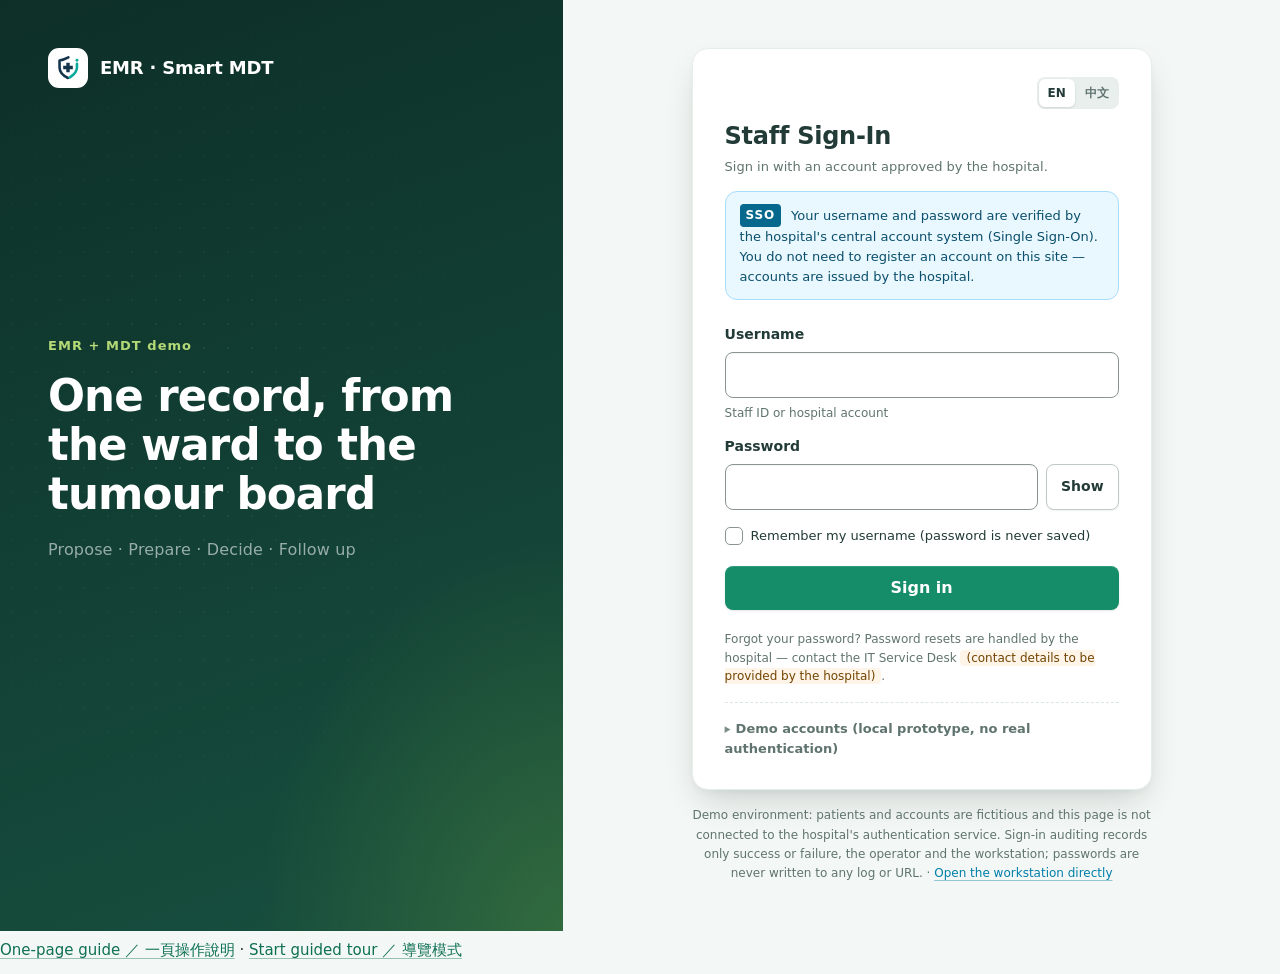
<file: login.html>
<!doctype html>
<html lang="en">
<head>
<meta charset="utf-8"><meta name="robots" content="noindex,nofollow">
<meta name="viewport" content="width=device-width,initial-scale=1">
<meta http-equiv="Content-Security-Policy" content="default-src 'self'; script-src 'self'; style-src 'self'; img-src 'self' data:; connect-src 'none'; object-src 'none'; base-uri 'none'; form-action 'none'">
<title>Staff Sign-In | EMR · Smart MDT</title>
<link rel="icon" href="assets/icon.png">
<link rel="stylesheet" href="assets/tokens.css?v=p5">
<link rel="stylesheet" href="assets/components.css?v=p5">
<link rel="stylesheet" href="assets/login.css?v=p5">
<link rel="stylesheet" href="assets/demo-brand.css?v=p5">
</head>
<body>
<a href="#login-form" class="skip">Skip to sign-in form</a>
<main class="login-shell">
  <section class="brand-panel" aria-label="System">
    <div class="brand-product"><span class="product-mark" aria-hidden="true"><img src="assets/brand-icon.svg" alt=""></span><b>EMR · Smart MDT</b></div>
    <div class="brand-story">
      <p class="brand-kicker">EMR + MDT demo</p>
      <p class="brand-headline">One record, from the ward to the tumour board</p>
      <p class="brand-steps">Propose · Prepare · Decide · Follow up</p>
    </div>
    <div class="brand-signal" aria-hidden="true">
      <svg class="brand-pulse" viewBox="0 0 560 96" fill="none" focusable="false">
        <defs><linearGradient id="pulse-gradient" x1="0" x2="1" y1="0" y2="0"><stop offset="0" stop-color="#4eabdb" stop-opacity="0.2"/><stop offset="0.45" stop-color="#4eabdb"/><stop offset="1" stop-color="#9cce4f"/></linearGradient></defs>
        <path pathLength="1" d="M0 60H150l10-14 10 14h44l12-40 16 72 14-52 9 20h96l8-10 10 10H548" stroke="url(#pulse-gradient)" stroke-width="2.5" stroke-linecap="round" stroke-linejoin="round"/>
        <circle cx="548" cy="60" r="4.5" fill="#9cce4f"/>
      </svg>
    </div>
  </section>

  <section class="login-panel">
    <form id="login-form" class="login-card" novalidate autocomplete="on">
      <div class="lang-switch" data-lang-switch data-no-i18n></div>
      <header class="card-head">
        <h1>Staff Sign-In</h1>
        <p>Sign in with an account approved by the hospital.</p>
      </header>

      <p class="sso-note">
        <span class="sso-tag">SSO</span>
        Your username and password are verified by the hospital's central account system (Single Sign-On). You do not need to register an account on this site &mdash; accounts are issued by the hospital.
      </p>

      <div id="login-alert" class="alert" role="alert" hidden></div>

      <div class="step" data-step="credentials">
        <label for="username">Username</label>
        <input id="username" name="username" type="text" autocomplete="username" autocapitalize="off" spellcheck="false" required aria-describedby="username-hint username-error">
        <p id="username-hint" class="hint">Staff ID or hospital account</p>
        <p id="username-error" class="field-error" hidden></p>

        <label for="password">Password</label>
        <div class="password-wrap">
          <input id="password" name="password" type="password" autocomplete="current-password" required aria-describedby="password-error">
          <button type="button" id="toggle-password" class="ghost" aria-pressed="false" aria-controls="password">Show</button>
        </div>
        <p id="password-error" class="field-error" hidden></p>

        <div class="options">
          <label class="check"><input type="checkbox" id="remember" name="remember"><span>Remember my username (password is never saved)</span></label>
        </div>

        <button type="submit" id="submit" class="primary">Sign in</button>
        <p class="lock-timer" id="lock-timer" hidden aria-hidden="true"></p>
        <p class="help-line">Forgot your password? Password resets are handled by the hospital &mdash; contact the IT Service Desk <span class="tbd">(contact details to be provided by the hospital)</span>.</p>
      </div>

      <details class="demo-accounts">
        <summary>Demo accounts (local prototype, no real authentication)</summary>
        <table>
          <thead><tr><th scope="col">Username</th><th scope="col">Role</th><th scope="col">Shift</th></tr></thead>
          <tbody id="demo-account-rows"></tbody>
        </table>
        <p>Any non-empty password is accepted. Role codes (doctor, nurse&hellip;) also work.</p>
      </details>
    </form>
    <p class="foot">Demo environment: patients and accounts are fictitious and this page is not connected to the hospital's authentication service. Sign-in auditing records only success or failure, the operator and the workstation; passwords are never written to any log or URL. &middot; <a href="index.html#view=home">Open the workstation directly</a></p>
  </section>
<p class="login-links" style="text-align:center;margin:12px 0 0;font-size:14px"><a href="guide.html">One-page guide ／ 一頁操作說明</a> · <a href="index.html?tour=1#view=overview&amp;p=P03&amp;actor=mercer">Start guided tour ／ 導覽模式</a></p></main>
<script src="assets/demo-config.js?v=p5"></script>
<script src="assets/i18n-dict.js?v=p5"></script>
<script src="assets/demo-dict.js?v=p5"></script>
<script src="assets/i18n.js?v=p5"></script>
<script src="assets/timezone.js?v=p5"></script>
<script src="assets/staff-seed.js?v=p5"></script>
<script src="assets/login.js?v=p5"></script>
</body>
</html>
</file>
<file: assets/tokens.css>
/* Smart Ward design system: tokens and element defaults.
   Layer order is fixed here, so every stylesheet that follows lands in a known place:
   tokens < base < legacy (app.css, brand.css, login.css) < components (components.css).
   Legacy rules beat element defaults; components.css beats legacy regardless of selector weight.
   Colour ramps are OKLCH steps generated from the company palette (green leaves, lime circle, blue wave);
   text pairings are checked at 4.5:1 or better and control borders at 3:1. See PRD_設計系統.md. */
@layer tokens, base, legacy, components;

@layer tokens {
  :root {
    /* Primitive ramps */
    --neutral-0: #ffffff;
    --neutral-25: #f8fcfb; --neutral-50: #f2f7f5; --neutral-100: #e8efed; --neutral-150: #dee6e3; --neutral-200: #d4ddda;
    --neutral-300: #bfc9c6; --neutral-400: #9ca8a4; --neutral-500: #778380; --neutral-600: #5a6864; --neutral-700: #45544f;
    --neutral-800: #31413c; --neutral-900: #1f2f2b; --neutral-950: #0f1f1b;

    --brand-25: #f3fdf8; --brand-50: #e6faf1; --brand-100: #cff5e4; --brand-150: #bbedd7; --brand-200: #a5e5c9;
    --brand-300: #7cd2af; --brand-400: #48b78f; --brand-500: #099a72; --brand-600: #047e5c; --brand-700: #02664a;
    --brand-800: #035039; --brand-900: #023c2a; --brand-950: #01291c;

    --lime-25: #f6fdef; --lime-50: #edfbde; --lime-100: #dff7c5; --lime-150: #d3f1b0; --lime-200: #c7eb9b;
    --lime-300: #b3df78; --lime-400: #9cce4f; --lime-500: #81b033; --lime-600: #67901d; --lime-700: #4f6f15;
    --lime-800: #3d5710; --lime-900: #2c3f0a; --lime-950: #1e2c07;

    --blue-25: #f5fbff; --blue-50: #e9f7ff; --blue-100: #d5effe; --blue-150: #bde7ff; --blue-200: #a7ddfc;
    --blue-300: #80c8f0; --blue-400: #4eabdb; --blue-500: #1d8ec0; --blue-600: #03739f; --blue-700: #055d81;
    --blue-800: #004967; --blue-900: #00364e; --blue-950: #012536;

    --amber-25: #fffaf5; --amber-50: #fff4e8; --amber-100: #ffe9d2; --amber-150: #ffddbb; --amber-200: #ffd1a1;
    --amber-300: #ffb96a; --amber-400: #ee9f3c; --amber-500: #d38406; --amber-600: #ae6c05; --amber-700: #8d5702;
    --amber-800: #714401; --amber-900: #563300; --amber-950: #3f2503;

    --red-25: #fef9f8; --red-50: #fff1ef; --red-100: #fee3e0; --red-150: #fed4cf; --red-200: #fec4bc;
    --red-300: #fda297; --red-400: #ef776c; --red-500: #d84e46; --red-600: #ba312c; --red-700: #9b201e;
    --red-800: #7d1413; --red-900: #5f0c0c; --red-950: #430707;

    --violet-25: #faf9ff; --violet-50: #f5f3fe; --violet-100: #ece7fe; --violet-150: #e1daff; --violet-200: #d7ccfe;
    --violet-300: #c2b2f5; --violet-400: #a590e3; --violet-500: #8a70cb; --violet-600: #7157af; --violet-700: #5c4493;
    --violet-800: #493477; --violet-900: #36265a; --violet-950: #25193f;

    --ink-900: #132821; --ink-800: #1b352c; --ink-700: #264338;

    /* Semantic colour */
    --bg-canvas: var(--neutral-50);
    --bg-surface: var(--neutral-0);
    --bg-subtle: var(--neutral-25);
    --bg-muted: var(--neutral-100);
    --bg-hover: var(--neutral-50);
    --bg-pressed: var(--neutral-100);
    --bg-selected: var(--brand-50);
    --bg-inverse: var(--ink-900);

    --text-primary: var(--neutral-900);
    --text-secondary: var(--neutral-600);
    --text-tertiary: var(--neutral-500);
    --text-disabled: var(--neutral-400);
    --text-inverse: var(--neutral-0);
    --text-link: var(--brand-700);
    --text-selected: var(--brand-800);

    --border-subtle: var(--neutral-150);
    --border-default: var(--neutral-200);
    --border-strong: var(--neutral-300);
    --border-control: #8a9592;
    --border-selected: var(--brand-600);

    --color-primary: var(--brand-600);
    --color-primary-hover: var(--brand-700);
    --color-primary-pressed: var(--brand-800);
    --color-accent: var(--lime-400);
    --color-focus: var(--blue-500);

    --tone-info-bg: var(--blue-50); --tone-info-border: var(--blue-200); --tone-info-text: var(--blue-800); --tone-info-solid: var(--blue-600);
    --tone-success-bg: var(--brand-50); --tone-success-border: var(--brand-200); --tone-success-text: var(--brand-800); --tone-success-solid: var(--brand-600);
    --tone-warning-bg: var(--amber-50); --tone-warning-border: var(--amber-200); --tone-warning-text: var(--amber-800); --tone-warning-solid: var(--amber-500);
    --tone-danger-bg: var(--red-50); --tone-danger-border: var(--red-200); --tone-danger-text: var(--red-700); --tone-danger-solid: var(--red-600);
    --tone-neutral-bg: var(--neutral-100); --tone-neutral-border: var(--neutral-200); --tone-neutral-text: var(--neutral-700); --tone-neutral-solid: var(--neutral-700);
    --tone-violet-bg: var(--violet-50); --tone-violet-border: var(--violet-200); --tone-violet-text: var(--violet-800); --tone-violet-solid: var(--violet-600);

    /* Chart series: temperature, pulse, respiration, blood pressure, SpO2, extra */
    --viz-1: var(--red-600); --viz-2: var(--blue-600); --viz-3: var(--brand-600);
    --viz-4: var(--violet-600); --viz-5: var(--amber-600); --viz-6: var(--neutral-600);

    /* Typography */
    --font-sans: "Segoe UI Variable Text", "Segoe UI", -apple-system, BlinkMacSystemFont, "PingFang TC", "Microsoft JhengHei UI", "Microsoft JhengHei", "Noto Sans TC", "Noto Sans", system-ui, sans-serif;
    --font-display: "Segoe UI Variable Display", "Segoe UI", -apple-system, BlinkMacSystemFont, "PingFang TC", "Microsoft JhengHei UI", "Microsoft JhengHei", "Noto Sans TC", "Noto Sans", system-ui, sans-serif;
    --font-mono: "Cascadia Mono", "SF Mono", Consolas, ui-monospace, monospace;
    --text-xs: 12px; --text-sm: 13px; --text-md: 14px; --text-base: 15px; --text-lg: 16px;
    --text-xl: 18px; --text-2xl: 20px; --text-3xl: 24px; --text-4xl: 30px; --text-5xl: 36px;
    --leading-tight: 1.25; --leading-snug: 1.4; --leading-normal: 1.55; --leading-relaxed: 1.7;
    --weight-regular: 400; --weight-medium: 500; --weight-semibold: 600; --weight-bold: 700;
    --tracking-tight: -0.011em; --tracking-caps: 0.08em;

    /* Space: 4px grid with a 2px step for hairline adjustments */
    --space-0: 0; --space-px: 1px; --space-0-5: 2px; --space-1: 4px; --space-1-5: 6px; --space-2: 8px;
    --space-2-5: 10px; --space-3: 12px; --space-4: 16px; --space-5: 20px; --space-6: 24px;
    --space-8: 32px; --space-10: 40px; --space-12: 48px; --space-16: 64px;

    /* Shape */
    --radius-xs: 4px; --radius-sm: 6px; --radius-md: 8px; --radius-lg: 12px; --radius-xl: 16px; --radius-2xl: 20px; --radius-full: 999px;
    --control-sm: 32px; --control-md: 40px; --control-lg: 44px;

    /* Elevation: shadow colour is the sidebar ink, so depth reads as the same material */
    --shadow-xs: 0 1px 2px rgb(19 40 33 / 0.06);
    --shadow-sm: 0 1px 3px rgb(19 40 33 / 0.08), 0 1px 2px rgb(19 40 33 / 0.04);
    --shadow-md: 0 6px 16px -4px rgb(19 40 33 / 0.12), 0 2px 4px -2px rgb(19 40 33 / 0.06);
    --shadow-lg: 0 16px 36px -10px rgb(19 40 33 / 0.20), 0 4px 10px -4px rgb(19 40 33 / 0.08);
    --shadow-xl: 0 28px 72px -16px rgb(19 40 33 / 0.32), 0 8px 20px -8px rgb(19 40 33 / 0.12);
    --overlay-scrim: rgb(15 31 27 / 0.48);
    --focus-ring: 0 0 0 3px rgb(29 142 192 / 0.28);

    /* Motion: enter slower than exit; nothing longer than 320 ms on a clinical screen */
    --duration-instant: 80ms; --duration-fast: 140ms; --duration-base: 200ms; --duration-slow: 320ms;
    --ease-standard: cubic-bezier(0.2, 0, 0, 1);
    --ease-enter: cubic-bezier(0, 0, 0, 1);
    --ease-exit: cubic-bezier(0.3, 0, 1, 1);
    --transition-colors: color var(--duration-fast) var(--ease-standard), background-color var(--duration-fast) var(--ease-standard), border-color var(--duration-fast) var(--ease-standard), box-shadow var(--duration-fast) var(--ease-standard);

    /* Stacking */
    --z-sticky: 20; --z-dropdown: 40; --z-overlay: 60; --z-dialog: 70; --z-toast: 80;

    /* Layout */
    --sidebar-width: 236px; --sidebar-rail: 72px; --topbar-height: 64px; --pin-stick: 0px; --content-max: 1680px;

    /* Names kept for legacy rules in app.css and brand.css */
    --teal: var(--color-primary); --ink: var(--text-primary); --muted: var(--text-secondary); --line: var(--border-default);
    --bg: var(--bg-canvas); --warn: var(--tone-warning-text); --brand: var(--brand-600); --brand-dark: var(--ink-900);
    --brand-hover: var(--brand-700); --brand-lime: var(--lime-400); --brand-blue: var(--blue-600); --radius: var(--radius-lg);
    --brand-deep: var(--ink-900); --hospital-blue: var(--blue-700); --danger: var(--tone-danger-text);
    --warn-bg: var(--tone-warning-bg); --warn-ink: var(--tone-warning-text);
  }
}

@layer base {
  *, *::before, *::after { box-sizing: border-box; }
  html { -webkit-text-size-adjust: 100%; text-size-adjust: 100%; }
  body {
    margin: 0; background: var(--bg-canvas); color: var(--text-primary);
    font-family: var(--font-sans); font-size: var(--text-base); line-height: var(--leading-normal);
    -webkit-font-smoothing: antialiased; -moz-osx-font-smoothing: grayscale; text-rendering: optimizeLegibility;
  }
  ::selection { background: var(--brand-150); color: var(--brand-950); }
  h1, h2, h3, h4 { font-family: var(--font-display); color: var(--text-primary); letter-spacing: var(--tracking-tight); text-wrap: balance; }
  h1 { font-size: var(--text-3xl); line-height: var(--leading-tight); font-weight: var(--weight-semibold); margin: 0 0 var(--space-1-5); }
  h2 { font-size: var(--text-xl); line-height: var(--leading-tight); font-weight: var(--weight-semibold); margin: 0 0 var(--space-3); }
  h3 { font-size: var(--text-lg); line-height: var(--leading-snug); font-weight: var(--weight-semibold); margin: var(--space-3) 0 var(--space-2); }
  p { margin: var(--space-2) 0 var(--space-3); text-wrap: pretty; }
  small, .muted { color: var(--text-secondary); }
  a { color: var(--text-link); text-decoration-thickness: 1px; text-underline-offset: 3px; text-decoration-color: color-mix(in oklab, currentColor 40%, transparent); transition: var(--transition-colors); }
  a:hover { text-decoration-color: currentColor; }
  hr { border: 0; border-top: 1px solid var(--border-subtle); margin: var(--space-4) 0; }
  img, svg { vertical-align: middle; }
  b, strong { font-weight: var(--weight-semibold); }

  :focus-visible { outline: 2px solid var(--color-focus); outline-offset: 2px; border-radius: var(--radius-xs); }

  /* Buttons. Unclassed <button> stays the primary action for continuity; .secondary, .tertiary, .danger and .link step down. */
  button, .button {
    display: inline-flex; align-items: center; justify-content: center; gap: var(--space-1-5);
    min-height: var(--control-md); padding: 0 var(--space-4);
    border: 1px solid var(--color-primary); border-radius: var(--radius-md);
    background: var(--color-primary); color: var(--text-inverse);
    font: inherit; font-size: var(--text-md); font-weight: var(--weight-semibold); line-height: var(--leading-tight);
    text-decoration: none; white-space: nowrap; text-align: center; cursor: pointer; flex-shrink: 0;
    box-shadow: var(--shadow-xs), inset 0 1px 0 rgb(255 255 255 / 0.12);
    transition: var(--transition-colors), transform var(--duration-instant) var(--ease-standard);
    -webkit-tap-highlight-color: transparent; touch-action: manipulation;
  }
  button:hover:not(:disabled), .button:hover { background: var(--color-primary-hover); border-color: var(--color-primary-hover); color: var(--text-inverse); }
  button:active:not(:disabled), .button:active { background: var(--color-primary-pressed); transform: translateY(1px); }
  button.secondary, .button.secondary {
    background: var(--bg-surface); color: var(--text-primary); border-color: var(--border-strong); box-shadow: var(--shadow-xs);
  }
  button.secondary:hover:not(:disabled), .button.secondary:hover { background: var(--bg-hover); border-color: var(--border-control); color: var(--text-primary); }
  button.secondary:active:not(:disabled), .button.secondary:active { background: var(--bg-pressed); }
  button.tertiary, .button.tertiary, button.link, .button.link {
    background: transparent; border-color: transparent; color: var(--text-link); box-shadow: none;
  }
  button.tertiary:hover:not(:disabled), .button.tertiary:hover, button.link:hover:not(:disabled), .button.link:hover { background: var(--bg-selected); border-color: transparent; color: var(--brand-800); }
  button.danger, .button.danger { background: var(--tone-danger-solid); border-color: var(--tone-danger-solid); color: var(--text-inverse); }
  button.danger:hover:not(:disabled), .button.danger:hover { background: var(--red-700); border-color: var(--red-700); }
  button.secondary.danger, .button.secondary.danger { background: var(--bg-surface); color: var(--tone-danger-text); border-color: var(--red-200); }
  button.secondary.danger:hover:not(:disabled) { background: var(--red-50); border-color: var(--red-300); color: var(--red-800); }
  button:disabled, .button[aria-disabled="true"] {
    cursor: not-allowed; background: var(--bg-muted); border-color: var(--border-default); color: var(--text-disabled); box-shadow: none; transform: none;
  }

  /* Form controls */
  label { display: grid; gap: var(--space-1-5); align-content: start; font-size: var(--text-md); font-weight: var(--weight-medium); color: var(--text-primary); }
  code, kbd, samp { font-family: var(--font-mono); font-size: 0.9em; }
  input, select, textarea { font: inherit; color: var(--text-primary); }
  input:not([type=checkbox]):not([type=radio]):not([type=range]):not([type=color]):not([type=file]), select, textarea {
    min-height: var(--control-md); min-width: 0; max-width: 100%;
    padding: var(--space-2) var(--space-3);
    background: var(--bg-surface); border: 1px solid var(--border-control); border-radius: var(--radius-md);
    font-size: var(--text-md); line-height: var(--leading-snug);
    box-shadow: inset 0 1px 1px rgb(19 40 33 / 0.04);
    transition: var(--transition-colors);
  }
  input:not([type=checkbox]):not([type=radio]):hover:not(:disabled):not(:focus), select:hover:not(:disabled):not(:focus), textarea:hover:not(:disabled):not(:focus) { border-color: var(--neutral-600); }
  input:not([type=checkbox]):not([type=radio]):focus-visible, select:focus-visible, textarea:focus-visible,
  input:not([type=checkbox]):not([type=radio]):focus, select:focus, textarea:focus {
    outline: none; border-color: var(--color-focus); box-shadow: var(--focus-ring);
  }
  input::placeholder, textarea::placeholder { color: var(--text-tertiary); opacity: 1; }
  input:disabled, select:disabled, textarea:disabled { background: var(--bg-muted); color: var(--text-secondary); border-color: var(--border-default); cursor: not-allowed; }
  select {
    appearance: none; -webkit-appearance: none; padding-right: var(--space-8);
    background-image: url("data:image/svg+xml,%3Csvg xmlns='http://www.w3.org/2000/svg' viewBox='0 0 24 24' fill='none' stroke='%235a6864' stroke-width='2' stroke-linecap='round' stroke-linejoin='round'%3E%3Cpath d='m6 9 6 6 6-6'/%3E%3C/svg%3E");
    background-repeat: no-repeat; background-position: right 10px center; background-size: 16px;
  }
  select[multiple] { background-image: none; padding-right: var(--space-3); }
  textarea { width: 100%; min-height: 96px; resize: vertical; line-height: var(--leading-relaxed); }
  input[type=checkbox], input[type=radio] {
    appearance: none; -webkit-appearance: none; flex: none; margin: 0;
    width: 18px; height: 18px; display: inline-grid; place-content: center; vertical-align: -3px;
    background: var(--bg-surface); border: 1.5px solid var(--border-control); cursor: pointer;
    transition: var(--transition-colors);
  }
  input[type=checkbox] { border-radius: 5px; }
  input[type=radio] { border-radius: 50%; }
  input[type=checkbox]::before {
    content: ""; width: 12px; height: 12px; transform: scale(0); transition: transform var(--duration-fast) var(--ease-enter);
    background: var(--text-inverse);
    clip-path: polygon(14% 52%, 0 66%, 38% 100%, 100% 22%, 86% 8%, 38% 72%);
  }
  input[type=radio]::before { content: ""; width: 8px; height: 8px; border-radius: 50%; transform: scale(0); transition: transform var(--duration-fast) var(--ease-enter); background: var(--text-inverse); }
  input[type=checkbox]:hover:not(:disabled), input[type=radio]:hover:not(:disabled) { border-color: var(--color-primary); }
  input[type=checkbox]:checked, input[type=radio]:checked { background: var(--color-primary); border-color: var(--color-primary); }
  input[type=checkbox]:checked::before, input[type=radio]:checked::before { transform: scale(1); }
  input[type=checkbox]:indeterminate { background: var(--color-primary); border-color: var(--color-primary); }
  input[type=checkbox]:indeterminate::before { transform: scale(1); clip-path: inset(42% 12% 42% 12%); }
  input[type=checkbox]:disabled, input[type=radio]:disabled { background: var(--bg-muted); border-color: var(--border-default); cursor: not-allowed; }
  input[type=checkbox]:focus-visible, input[type=radio]:focus-visible { outline: 2px solid var(--color-focus); outline-offset: 2px; }
  input[type=range] { accent-color: var(--color-primary); }
  fieldset { border: 1px solid var(--border-default); border-radius: var(--radius-lg); padding: var(--space-4); margin: 0 0 var(--space-4); min-width: 0; }
  legend { padding: 0 var(--space-1-5); font-size: var(--text-sm); font-weight: var(--weight-semibold); color: var(--text-secondary); }

  /* Tables */
  table { border-collapse: separate; border-spacing: 0; width: 100%; font-size: var(--text-md); font-variant-numeric: tabular-nums; }
  th, td { padding: var(--space-2-5) var(--space-3); text-align: left; vertical-align: top; border-bottom: 1px solid var(--border-subtle); }
  th { background: var(--bg-subtle); color: var(--text-secondary); font-size: var(--text-sm); font-weight: var(--weight-semibold); white-space: nowrap; border-bottom-color: var(--border-default); }
  tbody tr { transition: background-color var(--duration-instant) linear; }

  /* Disclosure */
  details { margin: var(--space-3) 0; }
  summary { cursor: pointer; font-weight: var(--weight-semibold); padding: var(--space-2) 0; border-radius: var(--radius-xs); }
  summary::marker { color: var(--text-tertiary); font-size: 0.8em; }
  summary:hover { color: var(--text-link); }

  dialog { color: var(--text-primary); }
  dialog::backdrop { background: var(--overlay-scrim); backdrop-filter: blur(2px); }

  /* Scrollbars stay thin so dense panels keep their width */
  * { scrollbar-width: thin; scrollbar-color: var(--neutral-300) transparent; }

  @media (prefers-reduced-motion: reduce) {
    *, *::before, *::after { animation-duration: 1ms !important; animation-iteration-count: 1 !important; transition-duration: 1ms !important; scroll-behavior: auto !important; }
  }
}
</file>
<file: assets/app.css>
/* Legacy layer: screen-specific rules. Values come from tokens.css; shared components live in components.css. */
@layer legacy{
button,a,input,select,textarea{touch-action:manipulation}.top{background:var(--blue-900);color:var(--neutral-0);padding:14px 24px;display:flex;align-items:center;justify-content:space-between;gap:16px}.brand{font-weight:750;font-size:var(--text-2xl);letter-spacing:.04em}.top small{color:var(--brand-150);display:block}.tools{display:flex;gap:12px;align-items:center;flex-wrap:wrap}.top select{max-width:240px}.banner{padding:10px 24px;background:var(--amber-50);color:var(--warn);border-bottom:1px solid var(--amber-200);font-size:var(--text-sm)}.layout{display:grid;grid-template-columns:208px minmax(0,1fr);min-height:85vh}aside{background:var(--neutral-0);border-right:1px solid var(--line);padding:24px 14px}aside nav{display:grid;gap:6px}nav a{display:block;text-decoration:none;border-radius:var(--radius-sm);padding:10px 12px;color:var(--ink)}nav a.active{background:var(--brand-50);color:var(--brand-700);font-weight:700}nav small{display:block;color:var(--muted);font-size:var(--text-xs)}main{padding:24px 28px;max-width:1500px;width:100%;min-width:0}.heading{display:flex;align-items:flex-start;justify-content:space-between;gap:12px;margin-bottom:20px}.context{background:var(--neutral-0);border:1px solid var(--line);border-left:5px solid var(--teal);border-radius:var(--radius-md);padding:14px 16px;margin-bottom:20px;display:flex;align-items:center;flex-wrap:wrap;gap:16px}.context strong{font-size:var(--text-2xl)}.context label{margin-left:auto}.tabs{display:flex;gap:6px;overflow-x:auto;white-space:nowrap;margin-bottom:20px;border-bottom:1px solid var(--line);padding-bottom:10px}.tabs a{padding:8px 12px;border-radius:var(--radius-sm);text-decoration:none;color:var(--ink)}.tabs a.active{background:var(--teal);color:var(--neutral-0)}.grid{display:grid;grid-template-columns:repeat(2,minmax(0,1fr));gap:16px}.card{background:var(--neutral-0);border:1px solid var(--line);border-radius:var(--radius-md);padding:20px;margin-bottom:16px;min-width:0}.card.accent{border-top:3px solid var(--teal)}.grid .card{margin:0}.stack{display:grid;gap:14px}.row{display:flex;gap:10px;align-items:center;flex-wrap:wrap}.between{justify-content:space-between}.pill{display:inline-block;border-radius:var(--radius-xs);background:var(--brand-25);color:var(--brand-700);padding:2px 8px;font-size:var(--text-xs);font-weight:600}.pill.warning{background:var(--amber-100);color:var(--amber-800)}.patient-card{display:flex;justify-content:space-between;align-items:center;border-bottom:1px solid var(--line);padding:16px 0;gap:12px}.patient-card:last-child{border-bottom:0}.patient-card strong{font-size:var(--text-xl)}.notice{padding:14px;border-radius:var(--radius-sm);background:var(--neutral-50);border:1px solid var(--line);margin:12px 0}.error{background:var(--amber-50);border-color:var(--amber-500);color:var(--red-800)}.success{background:var(--brand-50);border-color:var(--brand-300);color:var(--brand-800)}#message{position:sticky;top:calc(var(--pin-stick) + var(--space-2));z-index:4}.form{display:grid;gap:12px}.form .columns{display:grid;grid-template-columns:1fr 1fr;gap:12px}label.check{display:flex;align-items:center;font-weight:400}.form button{justify-self:start}.table-wrap{overflow:auto}.source{font-size:var(--text-xs);color:var(--muted);word-break:break-word}.line-chart{width:100%;max-height:150px}.audit{border-top:3px solid var(--amber-600)}.audit table{min-width:800px}.review-field:target{background:var(--amber-100)}.footer{font-size:var(--text-xs);margin-top:24px;color:var(--muted)}.skip{position:absolute;left:-9999px}.skip:focus{left:12px;top:10px;background:var(--neutral-0);padding:10px;z-index:20}pre{white-space:pre-wrap;word-break:break-word}.days{font-size:var(--text-xs);font-weight:700;letter-spacing:.1em;color:var(--teal);margin-bottom:6px}dl{display:grid;grid-template-columns:110px 1fr;gap:8px;margin:0}dt{color:var(--muted)}dd{margin:0} .history{border-left:3px solid var(--line);padding-left:14px;margin:12px 0} .empty{padding:24px;text-align:center;background:var(--neutral-25);border-radius:var(--radius-sm);color:var(--muted)}@media(max-width:900px){.layout{grid-template-columns:1fr}aside{padding:10px;border-right:0;border-bottom:1px solid var(--line)}aside nav{display:flex;overflow:auto}nav a{white-space:nowrap}nav small{display:none}aside>small{display:none}main{padding:16px}.top{padding:12px 16px}.grid{grid-template-columns:1fr}}@media(max-width:540px){.top{display:block}.tools{margin-top:12px}.top select{width:100%;max-width:none}.heading{display:block}.context{gap:8px}.context label{margin-left:0;width:100%}.form .columns{grid-template-columns:1fr}.card{padding:14px}.banner{padding:10px 16px}.tabs{margin-left:-4px}.patient-card{align-items:flex-start}.table-wrap{max-width:100%}h1{font-size:var(--text-3xl)}.row input{max-width:100%}}@media(prefers-reduced-motion:reduce){*{scroll-behavior:auto!important}}

[hidden]{display:none!important}
@media(max-width:900px){.layout{grid-template-columns:minmax(0,1fr)}aside{min-width:0}}

.acq-M{background:var(--amber-100);color:var(--amber-800)}.acq-H{background:var(--blue-50);color:var(--blue-700)}.acq-P{background:var(--brand-50);color:var(--brand-700)}.acq-C{background:var(--violet-100);color:var(--violet-800)}.acq-D{background:var(--neutral-150);color:var(--neutral-800)}
/* Shared clinical charts and source catalog. */
.trend-controls {display:grid;gap:10px;margin:12px 0 16px}.trend-controls fieldset{margin:0;border:1px solid var(--neutral-200);border-radius:var(--radius-md);padding:12px}.trend-controls legend{font-weight:600}.trend-stack{display:grid;gap:10px}.trend-panel{border:1px solid var(--neutral-200);border-radius:var(--radius-lg);padding:12px;background:var(--neutral-25);min-width:0}.trend-panel h3{margin:0 0 6px;font-size:var(--text-base)}.trend-panel h3 small{font-weight:400;color:var(--neutral-600)}.trend-panel svg{display:block;width:100%;height:auto;min-height:120px}.trend-panel svg text{font-size:var(--text-xs);fill:var(--neutral-700);font-family:inherit}.trend-panel svg a:focus circle{stroke:var(--amber-600);stroke-width:4}.selected-record{outline:3px solid var(--amber-600);outline-offset:4px;scroll-margin-top:100px}.table-wrap td{overflow-wrap:anywhere}.history .source{max-width:90ch}.check{cursor:pointer}h2 small{font-weight:400}
@media(max-width:600px){.trend-panel{padding:8px}.trend-panel svg{min-width:580px}.trend-panel{overflow-x:auto}.trend-controls .row{gap:10px}.trend-controls .check{min-height:36px}.trend-stack{min-width:0}.card{min-width:0}}

.columns{display:grid;grid-template-columns:repeat(2,minmax(0,1fr));gap:12px;margin-bottom:12px}.pinned-context{position:sticky;top:0;z-index:5;background:var(--blue-900);color:var(--neutral-0);border-radius:var(--radius-sm);padding:10px 14px;margin-bottom:10px;display:flex;gap:14px;align-items:center;flex-wrap:wrap;box-shadow:var(--shadow-sm);font-size:var(--text-sm)}.pinned-context strong{font-size:var(--text-base)}#message{position:static}.selected-record{scroll-margin-top:100px}@media(max-width:600px){.columns{grid-template-columns:1fr}.pinned-context{gap:2px 10px;padding:8px 10px}.pinned-context span:last-child{font-size:var(--text-xs)}.selected-record{scroll-margin-top:130px}}

/* Clinical work lists: consistent bed/identity columns, clinical facts before technical details. */
.order-layout{display:grid;grid-template-columns:minmax(0,1.5fr) minmax(340px,1fr);gap:16px;align-items:start}
.order-list,.order-compose{min-width:0}.order-compose .columns{grid-template-columns:minmax(0,1fr)}
.catalog-tabs{display:flex;flex-wrap:wrap;gap:6px;margin:12px 0}.catalog-tabs a{border:1px solid var(--line);font-size:var(--text-sm);padding:8px}.catalog-tabs [aria-current]{background:var(--teal);color:var(--neutral-0)}
.patient-search{margin:0 0 10px;grid-template-columns:minmax(0,2fr) minmax(130px,1fr)}.patient-table{min-width:480px}.patient-table td{padding:16px 10px}.patient-table tbody tr:hover{background:var(--brand-25)}.bed-number{display:inline-block;white-space:nowrap;padding:4px 6px;background:var(--brand-50);border-left:3px solid var(--teal);border-radius:var(--radius-xs)}
.problem-baseline{border-left:3px solid var(--teal);padding:2px 14px;background:var(--neutral-25)}.preserve-lines{white-space:pre-wrap;overflow-wrap:anywhere}
.results-toolbar{display:flex;align-items:end;gap:12px;flex-wrap:wrap;margin-bottom:14px}.results-toolbar label{flex:1;min-width:160px}.results-toolbar button{flex:none}.notes-layout{display:grid;grid-template-columns:minmax(0,1.25fr) minmax(320px,1fr);gap:16px;align-items:start}.soap-content{display:block}.soap-content dt{font-weight:700;color:var(--teal);margin:16px 0 6px}.soap-content dd{margin:0 0 14px;padding-left:12px;border-left:2px solid var(--line)}[aria-current=true]{font-weight:700;text-decoration-thickness:2px}
@media(max-width:1150px){.order-layout{grid-template-columns:minmax(0,1.2fr) minmax(300px,1fr)}}
@media(max-width:1000px){.order-layout,.notes-layout{grid-template-columns:minmax(0,1fr)}}
@media(max-width:540px){.patient-search{grid-template-columns:1fr}.results-toolbar{display:grid;grid-template-columns:minmax(0,1fr)}.results-toolbar label{min-width:0}.order-layout{gap:0}.patient-table{min-width:480px}}

.table-wrap td a{display:inline-block;padding:2px 0;min-height:24px}.note-date{white-space:nowrap}

.note-index table{min-width:740px}.note-index td:nth-child(2){min-width:220px}.order-list table{min-width:500px}

/* Modular patient-detail screens. */
.current-user{display:grid;gap:1px;min-width:210px;padding:8px 12px;border:1px solid var(--neutral-600);border-radius:var(--radius-md);background:var(--brand-900)}.current-user span{font-size:var(--text-xs);color:var(--brand-200);letter-spacing:.06em}.current-user strong{line-height:1.25}.current-user small{font-size:var(--text-xs)}.tabs a,.care-jumps a{min-height:44px;display:inline-flex;align-items:center}.patient-facts{display:grid;grid-template-columns:minmax(260px,1.6fr) repeat(3,minmax(170px,1fr));gap:12px;margin-bottom:16px}.fact-card{display:grid;gap:6px;background:var(--neutral-0);border:1px solid var(--line);border-radius:var(--radius-md);padding:16px;min-width:0}.fact-card>span{font-size:var(--text-xs);color:var(--muted);font-weight:700;letter-spacing:.03em}.fact-card>strong{font-size:var(--text-xl)}.fact-primary{border-top:3px solid var(--teal)}.fact-warning{border-top:3px solid var(--amber-600);background:var(--amber-25)}.overview-layout{display:grid;grid-template-columns:minmax(0,1.25fr) minmax(340px,1fr);gap:16px}.overview-layout>.card{margin-top:0}.overview-summaries{display:grid;grid-template-columns:repeat(2,minmax(0,1fr));gap:24px}.clinical-timeline{list-style:none;margin:4px 0 0;padding:0}.clinical-timeline li{position:relative;display:grid;grid-template-columns:18px 1fr;gap:12px;padding:0 0 20px}.clinical-timeline li:not(:last-child)::before{content:"";position:absolute;left:6px;top:13px;bottom:0;border-left:2px solid var(--brand-200)}.timeline-marker{width:14px;height:14px;border:3px solid var(--teal);border-radius:50%;background:var(--neutral-0);margin-top:4px;z-index:1}.clinical-timeline time{font-size:var(--text-xs);color:var(--muted);font-variant-numeric:tabular-nums}.set-grid,.safety-grid{display:grid;grid-template-columns:repeat(2,minmax(0,1fr));gap:14px}.order-set,.safety-state{border:1px solid var(--line);border-radius:var(--radius-md);padding:16px;background:var(--neutral-25)}.order-set h3{margin-top:0}.order-set ul{padding-left:20px}.dose-safety-demo{border-left:5px solid var(--amber-600)}.safety-state strong{display:block;font-size:var(--text-lg)}.warning-state{background:var(--amber-25);border-color:var(--amber-300)}.danger-state{background:var(--red-50);border-color:var(--red-400)}.pill.danger{background:var(--red-700);color:var(--neutral-0)}.surgery-times{display:grid;grid-template-columns:repeat(3,minmax(0,1fr));gap:1px;background:var(--line);border:1px solid var(--line);border-radius:var(--radius-md);overflow:hidden;margin:16px 0}.surgery-times>div{display:grid;gap:4px;background:var(--neutral-25);padding:14px}.surgery-times span{font-size:var(--text-xs);color:var(--muted)}.surgery-times strong{font-variant-numeric:tabular-nums}.surgery-grid{align-items:start}.care-jumps{display:flex;gap:8px;flex-wrap:wrap;margin-bottom:16px}.care-jumps a{border:1px solid var(--teal);border-radius:var(--radius-sm);padding:8px 12px;text-decoration:none;background:var(--neutral-0)}.care-jumps a:active{background:var(--brand-50)}

/* Patient-detail second pass: worklists, modal prescribing, indicators, and care work items. */
[hidden]{display:none!important}.compact-button{min-width:64px;min-height:44px;padding:6px 10px}.order-toolbar{display:flex;align-items:end;justify-content:space-between;gap:16px;flex-wrap:wrap;margin-bottom:14px}.order-toolbar label{min-width:190px}.order-toolbar p{margin:0}.order-worklist,.result-worklist{min-width:900px}.order-row-group>tr:first-child,.result-row-group>tr:first-child{background:var(--neutral-0)}.order-row-group:hover>tr:first-child,.result-row-group:hover>tr:first-child{background:var(--neutral-25)}.order-detail-row>td,.result-detail-row>td{padding:16px;background:var(--neutral-25);border-bottom:2px solid var(--neutral-300)}.order-detail-grid,.result-detail-grid{display:grid;grid-template-columns:minmax(220px,1fr) minmax(220px,.8fr) minmax(280px,1.2fr);gap:16px}.order-detail-grid section,.result-detail-grid section{min-width:0}.order-detail-grid dl,.result-detail-grid dl{grid-template-columns:100px minmax(0,1fr)}.order-execution-panel{border-left:1px solid var(--line);padding-left:16px}.execution-history{border-left:3px solid var(--brand-300);padding:12px 0 12px 14px;margin-bottom:12px}.execution-history p{margin:4px 0}.execution-entry{border-top:1px solid var(--line);padding-top:8px}.order-actions{margin-top:14px}

.order-dialog{width:min(1040px,calc(100vw - 32px));max-height:90vh;border:0;border-radius:var(--radius-lg);padding:0;box-shadow:var(--shadow-xl);color:var(--ink);background:var(--neutral-0)}.order-dialog::backdrop{background:color-mix(in srgb, var(--neutral-950) 62%, transparent)}.dialog-head{display:flex;justify-content:space-between;align-items:flex-start;gap:16px;padding:20px 24px;border-bottom:1px solid var(--line);background:var(--neutral-25)}.dialog-head h2{margin-bottom:4px}.dialog-head p{margin:0}.dialog-body{display:grid;gap:16px;padding:20px 24px 28px;overflow:auto}.dialog-section{border-top:1px solid var(--line);padding-top:16px}.catalog-search{grid-template-columns:minmax(240px,1fr) auto;align-items:end}.catalog-search button{align-self:end}.cart-item{border:1px solid var(--line);border-radius:var(--radius-md);padding:16px;margin-bottom:14px;background:var(--neutral-25)}.cart-item>.columns{display:grid;grid-template-columns:repeat(3,minmax(0,1fr));gap:12px;margin-top:12px}.dose-safety-over{border-left:5px solid var(--red-700)}.dose-safety-insufficient{border-left:5px solid var(--amber-600);background:var(--amber-25)}.order-sets{border:1px solid var(--line);border-radius:var(--radius-md);padding:0 14px}.order-dialog button,.order-dialog a.button,.order-page button,.order-page a.button{min-height:44px}

.vital-list{display:grid;grid-template-columns:repeat(2,minmax(0,1fr));gap:16px}.vital-card{background:var(--neutral-0);border:1px solid var(--line);border-radius:var(--radius-md);padding:16px;min-width:0}.vital-summary span{display:block;font-size:var(--text-sm);color:var(--muted);font-weight:700}.vital-summary strong{display:block;font-size:var(--text-3xl);margin:4px 0}.vital-card details{margin-bottom:0}.vital-card .table-wrap{margin-top:14px}

.care-work-nav{display:flex;gap:8px;flex-wrap:wrap;margin-bottom:16px}.care-work-nav a{display:inline-flex;align-items:center;min-height:44px;border:1px solid var(--teal);border-radius:var(--radius-md);padding:8px 14px;text-decoration:none;background:var(--neutral-0);color:var(--ink)}.care-work-nav a.active{background:var(--teal);color:var(--neutral-0);font-weight:700}.care-history .notes-layout{grid-template-columns:minmax(0,1fr)}.care-history .notes-layout>section:last-child,.care-history .note-index .row>a{display:none}.care-write .note-index,.care-write .notes-layout>section:first-child{display:none}.care-write .notes-layout{grid-template-columns:minmax(0,760px)}.compact-assessment{max-width:760px}

.result-detail-grid{grid-template-columns:minmax(210px,.8fr) minmax(360px,1.4fr) minmax(240px,1fr)}.result-actions{display:grid;gap:12px}.result-trend-controls{display:grid;grid-template-columns:repeat(2,minmax(0,1fr));gap:12px;margin-bottom:16px}.result-worklist td,.order-worklist td{overflow-wrap:anywhere}

@media(max-width:1000px){.order-detail-grid,.result-detail-grid{grid-template-columns:minmax(0,1fr)}.order-execution-panel{border-left:0;border-top:1px solid var(--line);padding:14px 0 0}.vital-list{grid-template-columns:minmax(0,1fr)}}
@media(max-width:620px){.dialog-head{padding:16px}.dialog-body{padding:16px}.cart-item>.columns,.result-trend-controls{grid-template-columns:minmax(0,1fr)}.set-grid{grid-template-columns:minmax(0,1fr)}.catalog-search{grid-template-columns:minmax(0,1fr)}.care-work-nav{display:grid;grid-template-columns:repeat(2,minmax(0,1fr))}.care-work-nav a{justify-content:center}.order-dialog{width:calc(100vw - 16px);max-height:94vh}.vital-summary strong{font-size:var(--text-2xl)}}
@media(max-width:1180px){.patient-facts{grid-template-columns:repeat(2,minmax(0,1fr))}.overview-layout{grid-template-columns:minmax(0,1fr)}.overview-summaries{grid-template-columns:minmax(0,1fr)}}
@media(max-width:700px){.current-user{min-width:0;width:100%}.patient-facts,.set-grid,.safety-grid,.surgery-times{grid-template-columns:minmax(0,1fr)}.fact-card{padding:14px}.surgery-times{gap:0}.top .tools{display:grid;grid-template-columns:minmax(0,1fr);width:100%}.tabs a{min-height:48px}.overview-layout{gap:0}}

/* Structured Admission / Progress / Discharge note workspace. */
.record-writer-head p{max-width:88ch}.record-type-tabs{display:grid;grid-template-columns:repeat(3,minmax(0,1fr));gap:10px;margin:0 0 16px}.record-type-tabs a{display:grid;gap:2px;min-height:64px;padding:10px 14px;border:1px solid var(--line);border-radius:var(--radius-md);background:var(--neutral-0);text-decoration:none}.record-type-tabs a span{font-size:var(--text-xs);color:var(--muted)}.record-type-tabs a strong{font-size:var(--text-base)}.record-type-tabs a.active{border-color:var(--teal);background:var(--brand-50);color:var(--brand-700);box-shadow:inset 0 0 0 1px var(--teal)}.record-writer-layout{display:grid;grid-template-columns:minmax(0,1fr) minmax(290px,360px);gap:16px;align-items:start}.record-editor>form{display:grid;gap:16px}.record-section-intro{border-bottom:1px solid var(--line);padding-bottom:12px}.record-section-intro p{max-width:80ch}.record-form-grid,.soap-editor-grid{display:grid;gap:14px}.record-form-grid.two-column{grid-template-columns:repeat(2,minmax(0,1fr))}.soap-editor-grid{grid-template-columns:repeat(2,minmax(0,1fr))}.soap-editor-grid textarea{min-height:180px}.record-form-grid textarea{min-height:120px}.autofill-block{border:1px solid var(--brand-200);border-left:5px solid var(--teal);border-radius:var(--radius-md);padding:16px;background:var(--neutral-25)}.autofill-block textarea{min-height:160px}.record-subtabs{display:flex;gap:8px;border-bottom:1px solid var(--line);padding-bottom:10px}.record-subtabs a{display:inline-flex;align-items:center;min-height:44px;padding:8px 14px;border-radius:var(--radius-md);text-decoration:none}.record-subtabs a.active{background:var(--teal);color:var(--neutral-0)}.record-savebar{position:sticky;bottom:0;display:flex;justify-content:space-between;align-items:center;gap:12px;padding:14px 0 2px;background:linear-gradient(transparent 0,var(--neutral-0) 24%)}.record-savebar p{margin:0;color:var(--muted);font-size:var(--text-sm)}.record-savebar button{min-height:44px}.record-reference{position:sticky;top:calc(var(--pin-stick) + var(--space-3));display:grid;gap:16px;padding:16px;background:var(--neutral-0);border:1px solid var(--line);border-radius:var(--radius-md);max-height:calc(100vh - var(--pin-stick) - var(--space-6));overflow:auto}.record-reference section{border-top:1px solid var(--line);padding-top:8px}.record-reference h2{margin-bottom:4px}.record-reference h3{margin-top:4px}.source-list{list-style:none;margin:0;padding:0}.source-list li{padding:10px 0;border-bottom:1px solid var(--line)}.reference-item{padding:12px 0;border-bottom:1px solid var(--line)}.reference-item p{font-size:var(--text-sm);white-space:pre-wrap;overflow-wrap:anywhere}.reference-item button,.record-reference>section>button{min-height:44px;margin-top:8px}.embedded-picker{border:1px solid var(--line);border-radius:var(--radius-md);padding:16px}.embedded-picker .table-wrap{max-height:390px}.embedded-picker table{min-width:560px}.inline-search{display:grid;grid-template-columns:minmax(220px,1fr) auto;gap:10px;align-items:end;margin:12px 0}.inline-search button{min-height:44px}.record-excerpt{white-space:pre-wrap;overflow-wrap:anywhere}.record-editor input[type=date],.record-editor input[type=datetime-local]{min-height:44px}
@container recmain (max-width:740px){.record-writer-layout{grid-template-columns:minmax(0,1fr)}.record-reference{position:static;max-height:none}}
@media(max-width:720px){.record-type-tabs{grid-template-columns:minmax(0,1fr)}.record-type-tabs a{min-height:56px}.record-form-grid.two-column,.soap-editor-grid,.record-reference{grid-template-columns:minmax(0,1fr)}.record-subtabs{display:grid;grid-template-columns:repeat(2,minmax(0,1fr))}.record-subtabs a{justify-content:center}.record-savebar{position:static;display:grid}.record-savebar button{width:100%}.inline-search{grid-template-columns:minmax(0,1fr)}.embedded-picker{padding:12px}.record-editor{padding:14px}}

/* S03 continuing-care roster: dense desktop list, readable mobile cards. */
.patient-roster-panel{padding:0;overflow:hidden}.roster-heading{display:flex;align-items:flex-start;justify-content:space-between;gap:24px;padding:20px 24px 12px}.roster-heading h2{font-size:var(--text-3xl);margin-bottom:4px}.roster-heading p{margin:0;max-width:76ch}.roster-summary{display:flex;align-items:center;justify-content:flex-end;gap:10px;flex-wrap:wrap;min-width:250px}.roster-state{font-size:var(--text-sm);color:var(--muted)}.roster-summary button{min-height:44px}.patient-roster-panel>.patient-search,.patient-roster-panel>p,.patient-roster-panel>.roster-assignment-note{margin-left:24px;margin-right:24px}.patient-roster-wrap{border-top:1px solid var(--line);border-bottom:1px solid var(--line);margin-top:14px}.patient-worklist{min-width:1040px;font-size:var(--text-md)}.patient-worklist th{padding:10px 14px;color:var(--neutral-700);font-size:var(--text-xs);letter-spacing:.02em}.patient-worklist td{padding:14px 14px;vertical-align:middle}.patient-worklist tbody tr{transition:background-color var(--duration-fast) var(--ease-standard)}.patient-worklist tbody tr:focus-within{background:var(--brand-25);box-shadow:inset 4px 0 0 var(--teal)}.patient-worklist th:nth-child(1){width:105px}.patient-worklist th:nth-child(2){width:200px}.patient-worklist th:nth-child(3){width:180px}.patient-worklist th:nth-child(4){min-width:240px}.patient-worklist th:nth-child(5){width:120px}.patient-worklist th:nth-child(6){width:130px}.patient-worklist th:last-child{width:116px}.roster-patient-name,.medical-record-number{display:block}.roster-patient-name{font-size:var(--text-lg);margin-bottom:2px}.medical-record-number{font-weight:750;color:var(--brand-700);font-variant-numeric:tabular-nums}.roster-date{font-size:var(--text-sm);font-variant-numeric:tabular-nums}.roster-diagnosis{display:block;max-width:34ch}.active-order-count{display:inline-flex;align-items:center;justify-content:center;min-width:34px;min-height:34px;border-radius:var(--radius-md);background:var(--neutral-100);color:var(--neutral-700);font-size:var(--text-xl);font-weight:750;font-variant-numeric:tabular-nums}.active-order-count.has-active{background:var(--brand-50);color:var(--brand-700)}.order-count-unit{color:var(--muted);font-size:var(--text-xs)}.roster-action{text-align:right}.roster-open{min-height:44px;display:inline-flex;align-items:center;justify-content:center;white-space:nowrap}.roster-assignment-note{display:grid;grid-template-columns:auto minmax(0,1fr);gap:2px 12px;padding:14px 0 20px}.roster-assignment-note strong{color:var(--brand-700)}.roster-assignment-note .source{grid-column:2}.visually-hidden{position:absolute!important;width:1px!important;height:1px!important;padding:0!important;margin:-1px!important;overflow:hidden!important;clip:rect(0,0,0,0)!important;white-space:nowrap!important;border:0!important}
@media(max-width:760px){.patient-roster-panel{padding-bottom:2px}.roster-heading{display:grid;padding:16px 16px 10px;gap:14px}.roster-heading h2{font-size:var(--text-2xl)}.roster-summary{justify-content:flex-start;min-width:0}.patient-roster-panel>.patient-search,.patient-roster-panel>p,.patient-roster-panel>.roster-assignment-note{margin-left:16px;margin-right:16px}.patient-roster-wrap{overflow:visible;border:0;background:var(--bg);padding:10px 12px}.patient-worklist{display:block;min-width:0}.patient-worklist thead{position:absolute;width:1px;height:1px;padding:0;margin:-1px;overflow:hidden;clip:rect(0,0,0,0);white-space:nowrap;border:0}.patient-worklist tbody{display:grid;gap:12px}.patient-worklist tr{display:block;background:var(--neutral-0);border:1px solid var(--line);border-left:4px solid var(--teal);border-radius:var(--radius-md);overflow:hidden}.patient-worklist td{display:grid;grid-template-columns:108px minmax(0,1fr);gap:10px;width:100%;padding:10px 12px;border-bottom:1px solid var(--line);text-align:left}.patient-worklist td::before{content:attr(data-label);color:var(--muted);font-size:var(--text-xs);font-weight:700;letter-spacing:.02em}.patient-worklist td:last-child{border-bottom:0}.patient-worklist .roster-action{display:block;padding:12px}.patient-worklist .roster-action::before{display:none}.roster-open{width:100%}.roster-diagnosis{max-width:none}.roster-assignment-note{grid-template-columns:minmax(0,1fr)}.roster-assignment-note .source{grid-column:1}}

@media(min-width:761px){.patient-worklist{min-width:920px}.patient-worklist th,.patient-worklist td{padding-left:12px;padding-right:12px}.patient-worklist th:nth-child(1){width:90px}.patient-worklist th:nth-child(2){width:170px}.patient-worklist th:nth-child(3){width:155px}.patient-worklist th:nth-child(4){min-width:195px}.patient-worklist th:nth-child(5){width:105px}.patient-worklist th:nth-child(6){width:110px}.patient-worklist th:last-child{width:96px}}

/* Care focus, consultation, and discharge-education workflows. */
.care-focus-list{display:grid;gap:8px}.care-focus-editor{border-top:1px solid var(--line);padding-top:8px}.care-focus-editor>summary{color:var(--brand-700)}.order-instruction,.order-guidance{white-space:pre-wrap;overflow-wrap:anywhere}.order-instruction{margin:6px 0;font-size:var(--text-sm);color:var(--neutral-700)}.order-guidance{padding:10px 12px;border-left:4px solid var(--teal);background:var(--neutral-50)}.consultation-list{display:grid;gap:14px}.consultation-card{border:1px solid var(--line);border-left:5px solid var(--teal);border-radius:var(--radius-md);padding:16px;background:var(--neutral-0)}.consultation-card h3,.consultation-card h4{margin-top:0}.consultation-person{margin:4px 0}.consultation-meta{grid-template-columns:90px minmax(0,1fr);padding:10px 0;border-top:1px solid var(--line);border-bottom:1px solid var(--line)}.consultation-question,.consultation-recommendation,.consultation-response{margin-top:14px;padding:14px;border-radius:var(--radius-md);background:var(--neutral-25)}.consultation-recommendation{border-left:4px solid var(--brand-600);background:var(--brand-25)}.consultation-response{border-left:4px solid var(--amber-600);background:var(--amber-25)}.consultation-request{max-width:820px}.education-sets{border:1px solid var(--brand-200);border-radius:var(--radius-md);padding:16px;background:var(--neutral-25)}.education-set-grid{display:grid;grid-template-columns:repeat(3,minmax(0,1fr));gap:12px}.education-set{display:flex;flex-direction:column;align-items:flex-start;gap:8px;border:1px solid var(--line);border-radius:var(--radius-md);padding:14px;background:var(--neutral-0);min-width:0}.education-set p{font-size:var(--text-sm);flex:1;white-space:pre-wrap;overflow-wrap:anywhere}.education-set button{min-height:44px}.education-fields{margin-top:16px}.education-readback{border-left:4px solid var(--brand-600);padding:14px;margin-top:12px;background:var(--brand-25);border-radius:0 var(--radius-md) var(--radius-md) 0}.education-history{border:1px solid var(--line);border-radius:var(--radius-md);padding:0 12px;background:var(--neutral-25)}
@media(max-width:900px){.education-set-grid{grid-template-columns:minmax(0,1fr)}.consultation-card{padding:14px}}
@media(max-width:620px){.care-work-nav{grid-template-columns:minmax(0,1fr)}.consultation-meta{grid-template-columns:minmax(0,1fr);gap:2px}.consultation-meta dd{margin-bottom:8px}.education-sets{padding:12px}}

/* === 2026-09 redesign: dashboard-first shell, dense worklists === */
/* Shell: the left sidebar is gone; the top bar owns identity, search and secondary work. */
.layout{display:block}
main{max-width:1760px;margin:0 auto}
.top{flex-wrap:wrap;align-items:center;gap:12px 16px;padding:12px 20px}
.top-brand{flex:0 0 auto}
.tools{margin-left:auto}
.top-more{margin:0}
.top-more>summary{padding:8px 12px;border:1px solid var(--brand-600);border-radius:var(--radius-md);color:var(--neutral-100);font-size:var(--text-sm);font-weight:600;min-height:44px;display:flex;align-items:center}
.top-more nav{position:absolute;right:22px;z-index:30;margin-top:6px;background:var(--neutral-0);border:1px solid var(--line);border-radius:var(--radius-md);box-shadow:var(--shadow-lg);padding:6px;display:grid;gap:2px;min-width:180px}
.top-more nav a{display:block;padding:10px 12px;border-radius:var(--radius-sm);text-decoration:none;color:var(--ink);min-height:44px}
.top-more nav a:hover{background:var(--brand-25)}
.top-more nav a.active{background:var(--brand-50);color:var(--brand-700);font-weight:700}

/* Filter chips (ward / bed / time range). Same outlined-pill recipe as .care-work-nav. */
.filter-bar{display:grid;gap:8px;margin:4px 0 12px}
.filter-row{display:flex;align-items:center;gap:6px;flex-wrap:wrap}
.filter-label{font-size:var(--text-xs);font-weight:700;color:var(--muted);letter-spacing:.04em;min-width:34px}
.filter-chip{display:inline-flex;align-items:center;min-height:34px;border:1px solid var(--teal);border-radius:var(--radius-md);padding:4px 12px;text-decoration:none;background:var(--neutral-0);color:var(--ink);font-size:var(--text-sm);font-variant-numeric:tabular-nums}
.filter-chip:hover{background:var(--brand-25)}
.filter-chip.active{background:var(--teal);color:var(--neutral-0);font-weight:700}

/* Special markers */
.col-flags{white-space:nowrap}
.flag-pill{display:inline-block;border-radius:var(--radius-xs);padding:2px 6px;font-size:var(--text-xs);font-weight:700;margin:1px 2px 1px 0;white-space:nowrap}
.flag-pill.tone-danger{background:var(--red-100);color:var(--red-700)}
.flag-pill.tone-warning{background:var(--amber-100);color:var(--amber-800)}
.flag-pill.tone-dark{background:var(--neutral-800);color:var(--neutral-0)}
.flag-pill.tone-info{background:var(--brand-50);color:var(--brand-700)}
.flag-none{color:var(--neutral-400)}

/* Dense query-style tables */
.dense-table{font-size:var(--text-sm)}
.dense-table th{position:sticky;top:0;z-index:2;background:var(--neutral-50);padding:8px 10px;font-size:var(--text-xs);white-space:nowrap}
.dense-table td{padding:6px 10px;vertical-align:middle}
.dense-table tbody tr:nth-child(even)>td{background:var(--neutral-25)}
.dense-table tbody tr:hover>td{background:var(--brand-25)}
.col-code,.col-date,.col-num{font-variant-numeric:tabular-nums;white-space:nowrap}
.col-diagnosis{min-width:200px}

.patient-worklist{min-width:1180px}
.patient-worklist tbody tr[data-open]{cursor:pointer}
.patient-worklist td{padding:6px 10px}
.patient-worklist th:nth-child(1){width:150px}
.patient-worklist th:nth-child(2){width:126px}
.patient-worklist th:nth-child(3){width:86px}
.patient-worklist th:nth-child(4){width:120px}
.patient-worklist th:nth-child(5){width:96px}
.patient-worklist th:nth-child(6){width:104px}
.patient-worklist th:nth-child(7){min-width:210px}
.patient-worklist th:nth-child(8){width:104px}
.patient-worklist th:nth-child(9){width:88px}
.patient-worklist th:nth-child(10){width:118px}
.patient-worklist th:nth-child(11){width:104px}
.patient-worklist th:last-child{width:104px}
.patient-worklist .roster-open{font-weight:var(--weight-semibold);color:var(--text-primary)}
.patient-roster-panel>.filter-bar,.patient-roster-panel>.source,.patient-roster-panel>p{margin-left:24px;margin-right:24px}

@media(max-width:1100px){.tools{margin-left:auto}}
@media(max-width:760px){
  .patient-worklist{min-width:0}
  .patient-worklist th:nth-child(n){width:auto}
  .patient-roster-panel>.filter-bar{margin-left:16px;margin-right:16px}
  .dense-table th{position:static}
}

/* Patient overview: identity headline + four quadrants */
.patient-switch-wrap{position:relative;flex:0 0 auto}
.patient-switch{position:absolute;right:0;top:calc(100% + 6px);z-index:20;width:min(380px,80vw);background:var(--neutral-0);border:1px solid var(--line);border-radius:var(--radius-md);box-shadow:var(--shadow-lg);padding:10px}
.patient-switch input{width:100%}
.patient-switch-list{max-height:46vh;overflow:auto;margin-top:8px;display:grid;gap:2px}
.patient-switch-list a{display:grid;grid-template-columns:74px minmax(0,1fr);gap:1px 10px;padding:8px 8px;border-radius:var(--radius-md);text-decoration:none;color:var(--ink)}
.patient-switch-list a:hover,.patient-switch-list a:focus-visible{background:var(--brand-25)}
.patient-switch-list a[aria-current]{background:var(--brand-50);font-weight:700}
.patient-switch-list strong{grid-row:span 2;align-self:center;background:var(--brand-50);border-left:3px solid var(--teal);border-radius:var(--radius-xs);padding:4px 6px;font-size:var(--text-sm);font-variant-numeric:tabular-nums}
.patient-switch-list small{color:var(--muted);font-size:var(--text-xs)}

.overview-quad{display:grid;grid-template-columns:repeat(2,minmax(0,1fr));gap:16px;align-items:start}
.overview-quad>.quad-card{margin:0}
.quad-card h2{font-size:var(--text-xl)}
.quad-details{margin:0 0 6px;border-top:1px solid var(--line);padding-top:4px}
.quad-details:first-of-type{border-top:0;padding-top:0}
.quad-details>summary{display:flex;align-items:center;gap:10px;padding:8px 0;min-height:44px}
.quad-title{font-size:var(--text-base);font-weight:700}
.quad-flags{display:flex;flex-wrap:wrap;gap:4px;margin-bottom:8px}
.allergy-line{margin:0 0 10px;padding:8px 12px;background:var(--amber-25);border:1px solid var(--amber-300);border-radius:var(--radius-md);font-size:var(--text-md)}
@media(max-width:1100px){.overview-quad{grid-template-columns:minmax(0,1fr)}}

/* Vitals: one full-width horizontal panel per indicator, stacked */
.vital-list{display:grid;grid-template-columns:minmax(0,1fr);gap:14px}
.vital-card{padding:14px 16px}
.vital-head{display:flex;align-items:center;justify-content:space-between;gap:14px;flex-wrap:wrap;margin-bottom:6px}
.vital-headline{display:flex;align-items:baseline;gap:12px;flex-wrap:wrap;min-width:0}
.vital-name{font-size:var(--text-base);font-weight:700;color:var(--muted);letter-spacing:.03em}
.vital-latest{font-size:var(--text-3xl);font-variant-numeric:tabular-nums}
.vital-headline .source{flex-basis:100%}
.vital-range{display:flex;align-items:center;gap:6px;flex-wrap:wrap}
.vital-range .filter-chip{min-height:30px;padding:2px 10px;font-size:var(--text-xs)}
.vital-raw{margin:8px 0 0;border-top:1px solid var(--line)}
.vital-card .trend-panel{border:0;background:transparent;padding:0}
.vital-card .trend-panel h3{display:none}
.vital-card .trend-stack>.source{font-size:var(--text-xs)}
@media(max-width:700px){.vital-head{display:grid}.vital-range{justify-content:flex-start}}

/* Categorised order picker (main category / sub category / department / keyword) */
.order-dialog{width:min(1180px,calc(100vw - 28px))}
.catalog-tabs{gap:4px;margin:0 0 10px;border-bottom:1px solid var(--line);padding-bottom:8px}
.catalog-tabs a{border-radius:var(--radius-sm) var(--radius-sm) 0 0;font-size:var(--text-md);padding:8px 14px;min-height:42px;display:inline-flex;align-items:center}
.catalog-subbar{display:flex;align-items:flex-end;gap:14px;flex-wrap:wrap;margin-bottom:10px}
.catalog-subtabs{margin:0}
.catalog-subtabs a{min-height:38px;padding:6px 14px;font-size:var(--text-sm)}
.catalog-dept{min-width:170px}
.catalog-keyword{display:flex;align-items:flex-end;gap:8px;flex:1 1 320px;margin:0}
.catalog-keyword label{flex:1;min-width:170px}
.catalog-body{max-height:46vh;overflow:auto;border:1px solid var(--line);border-radius:var(--radius-md);padding:10px;background:var(--neutral-25)}
.catalog-group{margin-bottom:12px}
.catalog-group-head{display:flex;align-items:center;gap:10px;background:var(--brand-50);border:1px solid var(--brand-200);border-radius:var(--radius-sm);padding:4px 10px;margin-bottom:6px}
.catalog-group-head h4{margin:0;font-size:var(--text-sm);flex:1;min-width:0;overflow-wrap:anywhere}
.catalog-group-head button{min-height:30px;padding:2px 10px;font-size:var(--text-xs)}
.catalog-group-count{font-size:var(--text-xs);color:var(--brand-700);white-space:nowrap}
.catalog-grid{display:grid;grid-template-columns:repeat(3,minmax(0,1fr));gap:4px}
.catalog-item{display:flex;align-items:stretch;gap:2px;min-width:0}
.catalog-item-add{flex:1;min-width:0;display:grid;gap:1px;text-align:left;background:var(--neutral-0);color:var(--ink);border:1px solid var(--line);border-radius:var(--radius-sm);padding:6px 8px;min-height:44px}
.catalog-item-add:hover:not(:disabled){background:var(--brand-25);border-color:var(--teal)}
.catalog-item-add:disabled{background:var(--neutral-100);color:var(--neutral-600)}
.catalog-item-add.readonly{background:var(--neutral-50);color:var(--neutral-600);cursor:default;display:grid;align-content:center}
.catalog-item-name{font-size:var(--text-sm);line-height:1.3;overflow:hidden;text-overflow:ellipsis;white-space:nowrap}
.catalog-item-code{font-size:var(--text-xs);color:var(--muted)}
.catalog-item.in-cart .catalog-item-add{border-left:3px solid var(--teal)}
.catalog-item>button[data-action="toggleFavorite"]{min-width:34px;min-height:44px;padding:2px 6px;font-size:var(--text-base);line-height:1}
.catalog-more{font-size:var(--text-sm);margin:6px 2px}
@media(max-width:900px){.catalog-grid{grid-template-columns:repeat(2,minmax(0,1fr))}}
@media(max-width:620px){.catalog-grid{grid-template-columns:minmax(0,1fr)}.catalog-body{max-height:none}}

/* Results: query rail + dense analyte worklist */
.results-layout{display:grid;grid-template-columns:minmax(210px,242px) minmax(0,1fr);gap:16px;align-items:start}
.results-main{margin:0}
.results-rail{background:var(--neutral-0);border:1px solid var(--line);border-radius:var(--radius-md);padding:14px;display:grid;gap:14px;position:sticky;top:calc(var(--pin-stick) + var(--space-2))}
.results-rail h3{margin:0 0 8px;font-size:var(--text-md)}
.rail-form{display:grid;gap:8px;margin:0}
.rail-form label{font-size:var(--text-sm)}
.rail-basis{display:grid;gap:2px;padding:8px 10px;margin:0}
.rail-basis legend{font-size:var(--text-xs)}
.rail-list{display:grid;gap:2px;border-top:1px solid var(--line);padding-top:12px}
.rail-item{display:flex;align-items:center;justify-content:space-between;gap:8px;padding:8px 10px;border-radius:var(--radius-sm);text-decoration:none;color:var(--ink);font-size:var(--text-sm);min-height:38px}
.rail-item:hover{background:var(--brand-25)}
.rail-item.active{background:var(--brand-50);color:var(--brand-700);font-weight:700}
.rail-count{font-variant-numeric:tabular-nums;color:var(--muted);font-size:var(--text-xs)}
.results-quick{margin-bottom:10px}
.results-quick .filter-chip{min-height:30px;padding:2px 10px;font-size:var(--text-xs)}
.results-toolbar{gap:10px;align-items:flex-end;margin-bottom:8px}
.results-toolbar label{min-width:120px;flex:0 1 auto}
.results-toolbar label:has(input[type=text]),.results-toolbar label:has(input:not([type])){flex:1 1 200px}
.secondary-toolbar{border-top:1px solid var(--line);padding-top:10px}
.results-count{margin:0;font-size:var(--text-xs);color:var(--muted);flex:1 1 100%}
.result-worklist{min-width:1220px}
.result-worklist .col-pick{width:30px;text-align:center}
.result-worklist th:nth-child(2){width:82px}
.result-worklist th:nth-child(3){width:78px}
.result-worklist th:nth-child(4){min-width:190px}
.result-worklist th:nth-child(5){width:126px}
.result-worklist th:nth-child(6){width:78px}
.result-worklist th:nth-child(7){width:74px}
.result-worklist th:nth-child(8){width:150px}
.result-worklist th:nth-child(9){width:132px}
.result-worklist th:nth-child(10){width:70px}
.result-worklist th:nth-child(11){width:118px}
.result-worklist th:nth-child(12){width:98px}
.analyte-row .col-value{font-variant-numeric:tabular-nums;font-weight:700;white-space:nowrap}
.analyte-row .col-value.abnormal{color:var(--red-700)}
.analyte-row .col-value.pending{color:var(--amber-800);font-weight:600}
.analyte-row .col-value.unknown{color:var(--muted);font-weight:600}
.analyte-row.is-abnormal>td{background:var(--red-25)}
.result-worklist .col-ref,.result-worklist .col-note{font-size:var(--text-xs);color:var(--muted)}
.result-worklist .col-note .pill{font-size:var(--text-xs)}
.result-worklist .analyte-row .compact-button{min-height:28px;padding:2px 8px;font-size:var(--text-xs);min-width:52px}
.result-worklist .result-detail-row>td{padding:14px}
@media(max-width:1000px){.results-layout{grid-template-columns:minmax(0,1fr)}.results-rail{position:static}}
@media(max-width:760px){.result-worklist{min-width:900px}}

/* Handover condensed into the dashboard */
.handover-summary .handover-grid{display:grid;grid-template-columns:repeat(3,minmax(0,1fr));gap:16px;align-items:start}
.handover-block{min-width:0;border-left:3px solid var(--line);padding-left:14px}
.handover-block h3{margin:0 0 8px;font-size:var(--text-md);color:var(--muted);letter-spacing:.02em}
.handover-block p{margin:4px 0 8px;font-size:var(--text-sm)}
.handover-entry{display:grid;gap:4px}
.handover-entry .preserve-lines{font-size:var(--text-sm)}
.handover-entry button{margin-top:4px;justify-self:start}
.handover-tasks{list-style:none;margin:0;padding:0;display:grid;gap:6px}
.handover-tasks li{font-size:var(--text-sm);display:flex;align-items:center;gap:6px;flex-wrap:wrap}
.handover-tasks strong{background:var(--brand-50);border-left:3px solid var(--teal);border-radius:var(--radius-xs);padding:2px 6px;font-variant-numeric:tabular-nums}
.handover-subhead{margin:14px 0 6px;font-size:var(--text-md)}
@media(max-width:1000px){.handover-summary .handover-grid{grid-template-columns:minmax(0,1fr)}.handover-block{border-left:0;padding-left:0;border-top:1px solid var(--line);padding-top:10px}}

/* --- 2026-09-05 shell: header account menu, collapsed demo notice, single patient nav strip --- */
.tools{margin-left:auto;display:flex;align-items:center;gap:10px}
.demo-note>summary{font-weight:600}
.top-note{position:absolute;right:22px;z-index:30;margin-top:6px;max-width:min(420px,calc(100vw - 44px));background:var(--amber-50);color:var(--warn);border:1px solid var(--amber-200);border-radius:var(--radius-md);box-shadow:var(--shadow-lg);padding:12px 14px;font-size:var(--text-sm);line-height:1.6}
.account-menu>summary{list-style:none;padding:0;border:0;min-height:44px;display:flex;align-items:center;gap:6px;cursor:pointer}
.account-menu>summary::-webkit-details-marker{display:none}
.avatar{display:inline-flex;align-items:center;justify-content:center;width:40px;height:40px;border-radius:50%;background:var(--brand-50);color:var(--brand-800);font-weight:750;font-size:var(--text-xl);border:2px solid var(--brand-600)}
.account-menu[open]>summary .avatar{border-color:var(--amber-400)}
.avatar-shift{color:var(--brand-150);font-size:var(--text-xs);font-variant-numeric:tabular-nums}
.account-panel{position:absolute;right:22px;z-index:30;margin-top:6px;width:min(330px,calc(100vw - 44px));background:var(--neutral-0);color:var(--ink);border:1px solid var(--line);border-radius:var(--radius-md);box-shadow:var(--shadow-lg);padding:14px;display:grid;gap:12px}
.account-panel .current-user{min-width:0;background:var(--neutral-50);border-color:var(--line);color:var(--ink)}
.account-panel .current-user span,.account-panel .current-user small{color:var(--muted)}
.account-panel select{width:100%;max-width:none}
.account-panel nav.account-links{position:static;background:transparent;box-shadow:none;border:0;border-top:1px solid var(--line);border-radius:0;padding:8px 0 0;margin:0;min-width:0;display:grid;gap:2px}
.account-panel nav.account-links a{display:block;padding:10px 12px;border-radius:var(--radius-sm);text-decoration:none;color:var(--ink);min-height:44px}
.account-panel nav.account-links a:hover{background:var(--brand-25)}
.account-panel nav.account-links a.active{background:var(--brand-50);color:var(--brand-700);font-weight:700}
.pinned-context .context-title{font-size:var(--text-lg);margin:0;font-weight:750;letter-spacing:.02em;padding-right:12px;border-right:1px solid var(--brand-700)}
.pinned-context a{margin-left:auto;color:var(--brand-50);text-decoration:none;font-weight:600;min-height:44px;display:inline-flex;align-items:center;white-space:nowrap}
.pinned-context a:hover{text-decoration:underline}
.roster-search{flex:1 1 240px;min-width:170px;max-width:340px}
.roster-search input{width:100%}
.handover-toggle{min-height:38px}
@media(max-width:600px){.pinned-context .context-title{border-right:0;padding-right:0;flex-basis:100%}.pinned-context a{margin-left:0}}
.quad-card-details>summary .quad-title{font-size:var(--text-xl)}
.quad-card-details>summary{padding:2px 0 10px;gap:12px;flex-wrap:wrap}
.quad-card-details[open]>summary{border-bottom:1px solid var(--line);margin-bottom:12px}
.quad-card-details .quad-details>summary .quad-title{font-size:var(--text-base)}

/* --- 2026-09-05 orders: readable type tag, multiple performers, search-first picker --- */
/* 2026-11-07：拿掉 1260px 下限，表格照容器寬度排，1440 寬時「最近一次給藥」不再藏在橫向捲動後面；儲存格只在單字放不下時才斷，頻率不斷行 */.order-worklist td{overflow-wrap:break-word}.order-worklist .col-frequency{white-space:nowrap}.order-worklist .status-quiet{font-size:var(--text-sm);color:var(--text-secondary)}.order-worklist .col-dose,.order-worklist .col-route{font-size:var(--text-sm)}.order-worklist .col-dose{white-space:nowrap}.order-worklist th,.order-worklist th .sort-link{white-space:normal}.order-worklist .pill+.ordered-at{margin-top:var(--space-1)}
.order-worklist .col-period{white-space:nowrap}
.order-type-tag{display:inline-block;font-size:var(--text-sm);font-weight:700;line-height:1.3;padding:4px 8px 4px 8px;border-radius:var(--radius-sm);border-left:4px solid var(--teal);background:var(--neutral-50);color:var(--brand-800);white-space:nowrap}
.order-type-tag.tone-medication{border-left-color:var(--brand-600);background:var(--brand-25);color:var(--brand-800)}
.order-type-tag.tone-labimaging{border-left-color:var(--brand-600);background:var(--brand-50);color:var(--brand-800)}
.order-type-tag.tone-procedure{border-left-color:var(--amber-600);background:var(--amber-50);color:var(--amber-800)}
.order-type-tag.tone-surgery{border-left-color:var(--red-700);background:var(--red-50);color:var(--red-800)}
.order-type-tag.tone-supply,.order-type-tag.tone-diet,.order-type-tag.tone-other{border-left-color:var(--neutral-600);background:var(--neutral-100);color:var(--neutral-700)}
.col-frequency{font-size:var(--text-sm)}
.col-ordered{white-space:nowrap}
.ordered-at{display:block;font-size:var(--text-sm);font-variant-numeric:tabular-nums}
.ordered-by{display:block;font-size:var(--text-xs);color:var(--muted)}
.performer-list{display:flex;flex-wrap:wrap;gap:4px}
.performer-chip{display:inline-flex;align-items:center;gap:4px;background:var(--brand-25);color:var(--brand-800);border-radius:var(--radius-xs);padding:2px 8px;font-size:var(--text-xs);font-weight:600}
.performer-chip b{font-variant-numeric:tabular-nums}
.performer-none{color:var(--muted);font-size:var(--text-sm)}
.order-toolbar-note{margin:0 0 12px;font-size:var(--text-sm);color:var(--muted)}
.catalog-searchrow{display:flex;align-items:center;gap:14px;flex-wrap:wrap;margin-bottom:12px}
.catalog-searchrow h3{margin:0;font-size:var(--text-lg);white-space:nowrap}
.catalog-searchrow .catalog-keyword{flex:1 1 340px;align-items:center}
.catalog-searchrow .catalog-keyword input[type=search]{flex:1;min-width:180px;min-height:44px}
.order-dialog-layout{display:grid;grid-template-columns:minmax(0,1fr) minmax(320px,380px);gap:20px;align-items:start}
.order-dialog-layout>.dialog-section{border-top:0;padding-top:0}
.order-cart{border-left:1px solid var(--line);padding-left:20px}
.order-cart-inner{position:sticky;top:0}
.order-cart-inner h3{margin-top:0}
.order-cart .cart-item>.columns{grid-template-columns:minmax(0,1fr)}
.order-cart .form{gap:14px}
.repeat-item{display:grid;gap:2px;min-width:0}
.repeat-item .source{padding-left:2px}
@media(max-width:1000px){.order-dialog-layout{grid-template-columns:minmax(0,1fr)}.order-cart{border-left:0;border-top:1px solid var(--line);padding-left:0;padding-top:16px}.order-cart-inner{position:static}}
.filter-row .catalog-dept{display:flex;align-items:center;gap:8px;margin-left:auto;font-size:var(--text-xs);font-weight:700;color:var(--muted);letter-spacing:.04em}
.filter-row .catalog-dept select{min-height:34px;padding:4px 8px;font-size:var(--text-sm);font-weight:400;color:var(--ink)}

/* --- 2026-09-05 labs: 檢驗數值 matrix + 檢驗報告 split --- */
.lab-view-tabs{grid-template-columns:repeat(2,minmax(0,1fr));margin-bottom:14px}
.lab-matrix{min-width:760px;border-collapse:separate;border-spacing:0}
.lab-matrix th,.lab-matrix td{border-bottom:1px solid var(--line)}
.lab-matrix thead th{position:sticky;top:0;z-index:2;background:var(--neutral-50)}
.lab-matrix-head{position:sticky;left:0;z-index:3;background:var(--neutral-0);text-align:left;min-width:190px;max-width:240px;box-shadow:var(--shadow-xs)}
.lab-matrix thead .lab-matrix-head{z-index:4;background:var(--neutral-50)}
.lab-matrix tbody tr:nth-child(even)>.lab-matrix-head{background:var(--neutral-25)}
.lab-matrix-head strong{display:block;font-size:var(--text-sm)}
.lab-matrix-unit{display:block;font-size:var(--text-xs);color:var(--muted);font-weight:400}
.lab-cell{text-align:right;font-variant-numeric:tabular-nums;white-space:nowrap;min-width:82px}
.lab-cell a{text-decoration:none;color:var(--ink);font-weight:600}
.lab-cell a:hover{text-decoration:underline}
.lab-cell.abnormal{background:var(--red-25)}
.lab-cell.abnormal a{color:var(--red-700);font-weight:750}
.lab-cell.pending a,.lab-cell.unknown a{color:var(--muted);font-weight:400}
.lab-cell-more{display:inline-block;margin-left:4px;font-size:var(--text-xs);color:var(--muted)}
.lab-cell-flag{margin-left:4px;font-size:var(--text-xs);color:var(--red-700)}
.empty-cell{background:var(--neutral-25)}
.report-worklist{min-width:1020px}
.report-row.is-abnormal>td{background:var(--red-25)}
.result-worklist .col-pick input,.lab-matrix .col-pick input{width:19px;height:19px}
@media(max-width:760px){.lab-matrix thead th{position:static}.lab-matrix-head{position:sticky;left:0}.lab-view-tabs{grid-template-columns:minmax(0,1fr)}}

/* --- 2026-09-06 回饋：儀表板標題進 top bar、交班收進標頭、CPOE 待開清單移到左側 --- */
/* 標題不再單獨佔一列：品牌、頁名、登入、交班同一條。 */
.top-heading{display:flex;align-items:baseline;gap:6px 12px;flex-wrap:wrap;min-width:0;padding-left:16px;margin-left:4px;border-left:1px solid var(--brand-700)}
.top-days{font-size:var(--text-xs);font-weight:700;letter-spacing:.1em;color:var(--brand-300)}
.top-title{font-size:var(--text-2xl);margin:0;color:var(--neutral-0);font-weight:750;letter-spacing:.02em}
.top-status{font-size:var(--text-xs);color:var(--brand-200)}
.heading:empty{display:none}

/* 交班：標頭上的一顆按鈕（計數＋OK），展開後成為標頭下方的整條區塊。 */
.handover-chip{display:inline-flex;align-items:center;gap:8px;min-height:44px;padding:6px 12px;border:1px solid var(--brand-600);border-radius:var(--radius-md);color:var(--neutral-100);text-decoration:none;font-size:var(--text-sm)}
.handover-chip:hover{background:var(--blue-800)}
.handover-chip.has-incoming{border-color:var(--amber-400);background:var(--neutral-800)}
.handover-chip .chip-label{font-weight:700}
.handover-chip .chip-counts{color:var(--brand-300);font-variant-numeric:tabular-nums}
.handover-chip .chip-ok{background:var(--brand-600);color:var(--neutral-0);border-radius:var(--radius-sm);padding:2px 8px;font-weight:700;letter-spacing:.04em}
.handover-strip{background:var(--neutral-0);border-bottom:1px solid var(--line);border-top:3px solid var(--teal);padding:16px 20px 16px}
.handover-strip-head{display:flex;align-items:flex-start;justify-content:space-between;gap:16px;flex-wrap:wrap;margin-bottom:12px}
.handover-strip-head h2{margin:0 0 2px;font-size:var(--text-xl)}
.handover-strip-head p{margin:0;font-size:var(--text-sm);max-width:78ch}
.handover-strip .handover-grid{display:grid;grid-template-columns:repeat(3,minmax(0,1fr));gap:16px;align-items:start}
.handover-ok{font-weight:700;letter-spacing:.04em}
@media(max-width:1000px){.handover-strip .handover-grid{grid-template-columns:minmax(0,1fr)}}
@media(max-width:760px){.top-heading{padding-left:0;border-left:0;width:100%}.handover-strip{padding:14px 16px}}

/* CPOE：待開清單在左、選擇區在右。 */
.order-dialog-layout{grid-template-columns:minmax(340px,420px) minmax(0,1fr)}
.order-cart{border-left:0;border-right:1px solid var(--line);padding-left:0;padding-right:20px}
.order-cart-inner>.row{margin-bottom:6px}
@media(max-width:1000px){.order-cart{border-right:0;border-bottom:1px solid var(--line);padding-right:0;padding-bottom:16px}.order-pick{padding-top:4px}}

/* 數量在前、單位緊接在後。 */
.dose-line{display:grid;grid-template-columns:minmax(0,1fr) minmax(0,1.2fr);gap:10px;align-items:end}
.dose-line .dose-qty input{font-variant-numeric:tabular-nums;text-align:right}
.readonly-dose{display:block;padding:6px 0}
.route-picker{display:grid;gap:4px;margin-top:10px}
.route-picker label{gap:6px}
.route-picker .route-filter{margin-bottom:2px}
.route-hint{margin:0}
.route-filter-count{font-variant-numeric:tabular-nums}
.dose-safety-demo{margin:10px 0 0}
.dose-safety-demo>summary{font-size:var(--text-sm);font-weight:600;padding:6px 0}
.dose-safety-demo .notice{font-size:var(--text-sm);padding:10px}

/* 用藥安全提示：講清楚跟誰衝突、風險、要監測什麼、以及這次怎麼處理。 */
.rx-safety{border:1px solid var(--line);border-radius:var(--radius-md);padding:14px;background:var(--neutral-25);margin-bottom:16px}
.rx-safety>.row{margin-bottom:4px}
.rx-safety h3{margin:0;font-size:var(--text-base)}
.rx-conflict{border:1px solid var(--line);border-left:4px solid var(--neutral-400);border-radius:var(--radius-md);padding:12px;margin:10px 0;background:var(--neutral-0);display:grid;gap:8px}
.rx-conflict.tone-high{border-left-color:var(--amber-600);background:var(--amber-25)}
.rx-conflict.tone-moderate{border-left-color:var(--amber-500);background:var(--amber-25)}
.rx-pair{display:grid;grid-template-columns:minmax(0,1fr) auto minmax(0,1fr);gap:8px;align-items:center}
.rx-side{display:grid;gap:2px;min-width:0}
.rx-side strong{font-size:var(--text-sm);line-height:1.4;overflow-wrap:anywhere}
.rx-side small{color:var(--muted);font-size:var(--text-xs)}
.rx-vs{font-size:var(--text-xs);font-weight:750;color:var(--red-600);background:var(--amber-100);border-radius:var(--radius-xs);padding:2px 6px;white-space:nowrap}
.rx-risk{margin:0;font-size:var(--text-sm)}
.rx-monitor{margin:0;font-size:var(--text-sm);background:var(--neutral-50);border-radius:var(--radius-sm);padding:8px 10px}
.rx-handling{font-size:var(--text-sm)}
.rx-handling-optional>summary{font-size:var(--text-sm);font-weight:600;padding:4px 0}
.rx-actions{margin:0;padding-left:20px;font-size:var(--text-sm);display:grid;gap:2px}
.order-safety-record{border-top:1px solid var(--line);margin-top:10px;padding-top:8px}
.order-safety-record h4{margin:0 0 4px;font-size:var(--text-sm);color:var(--muted)}
@media(max-width:700px){.rx-pair{grid-template-columns:minmax(0,1fr)}.rx-vs{justify-self:start}.dose-line{grid-template-columns:minmax(0,1fr)}}

/* 檢驗檢查：左側查詢條件可收合，右側矩陣整片展開。 */
.rail-head{display:flex;align-items:center;justify-content:space-between;gap:8px}
.rail-head h3{margin:0}
.rail-toggle{padding:6px 10px;font-size:var(--text-sm);min-height:36px}
.results-layout.rail-collapsed{grid-template-columns:minmax(0,1fr)}
.results-railbar{display:flex;align-items:center;gap:10px;flex-wrap:wrap;margin-bottom:10px}
.results-railbar:empty{display:none}
.rail-summary{display:flex;gap:6px;flex-wrap:wrap;font-size:var(--text-xs)}
.rail-summary-chip{background:var(--neutral-50);border-radius:var(--radius-xs);padding:2px 8px;color:var(--neutral-700)}

/* --- 2026-09-06 v2：新增醫囑精簡版 — 搜尋、一列類型、結果清單、本次新增；提醒只在需要時出現 --- */
.order-dialog:not([open]){display:none}
.order-dialog[open]{display:grid;grid-template-rows:auto auto minmax(0,1fr) auto;max-height:90vh}
.order-dialog [data-dialog-message]:not(:empty){padding:10px 20px 0}
.order-dialog [data-dialog-message] .notice{margin:0}
.order-dialog .dialog-head{padding:16px 20px;align-items:center}
.order-dialog .dialog-head h2{font-size:var(--text-xl);margin-bottom:2px}
.order-dialog .dialog-head p{font-size:var(--text-sm);color:var(--muted)}
.order-dialog .dialog-body{padding:16px 20px;overflow:hidden;min-height:0}
.order-dialog-layout{grid-template-columns:minmax(360px,460px) minmax(0,1fr);gap:20px;align-items:stretch;height:100%;min-height:0}
.order-dialog-layout>.dialog-section{min-height:0;display:flex;flex-direction:column}
.order-cart{border-right:1px solid var(--line);padding-right:20px}
.order-cart-inner{position:static;display:flex;flex-direction:column;min-height:0;flex:1}
.order-cart-inner h3{margin:0 0 8px;font-size:var(--text-base)}
/* 總結表：這批開了什麼、開了多少，在核對每一張卡片之前先講清楚 */
.order-cart-inner>.cart-summary,.order-cart-inner>.rx-gaps{flex:0 0 auto}
.cart-summary{display:grid;grid-template-columns:repeat(auto-fit,minmax(72px,1fr));gap:6px 10px;margin:0 0 10px;padding:8px 10px;border:1px solid var(--neutral-150);border-radius:var(--radius-md);background:var(--neutral-50)}
.cart-sum-cell{min-width:0;display:grid;gap:1px}
.cart-sum-cell dt{margin:0;font-size:var(--text-xs);font-weight:650;letter-spacing:.03em;color:var(--muted);white-space:nowrap}
.cart-sum-cell dd{margin:0;font-size:var(--text-2xl);font-weight:700;line-height:1.15;color:var(--ink);font-variant-numeric:tabular-nums}
.cart-sum-cell dd small{font-size:var(--text-xs);font-weight:600;color:var(--muted)}
.cart-sum-cell.is-zero dt,.cart-sum-cell.is-zero dd{color:var(--neutral-400)}
.cart-sum-total dd{color:var(--brand-700)}
.order-cart-inner .form{display:flex;flex-direction:column;gap:10px;min-height:0;flex:1}
.dialog-foot{margin:0;padding:8px 20px 12px;border-top:1px solid var(--line);background:var(--neutral-25)}

/* 類型標籤：讓醫師一眼看出正在開的是藥、檢驗還是處置 */
.type-tag{display:inline-flex;align-items:center;justify-content:center;min-width:52px;padding:2px 6px;border-radius:var(--radius-xs);font-size:var(--text-xs);font-weight:750;letter-spacing:.02em;white-space:nowrap;background:var(--neutral-100);color:var(--neutral-700)}
.type-tag.tone-medication{background:var(--brand-50);color:var(--brand-700)}
.type-tag.tone-labimaging{background:var(--lime-25);color:var(--lime-800)}
.type-tag.tone-procedure{background:var(--amber-50);color:var(--amber-800)}
.type-tag.tone-surgery{background:var(--red-100);color:var(--red-700)}
.type-tag.tone-set{background:var(--violet-100);color:var(--violet-800)}

/* 右側：搜尋 + 類型 chips + 一列一項 */
.pick-search{display:flex;align-items:center;gap:10px;margin-bottom:8px}
.pick-search input[type=search]{flex:1;min-height:48px;font-size:var(--text-lg);padding:10px 14px}
.pick-hint{font-size:var(--text-xs);color:var(--muted);white-space:nowrap}
.pick-types{margin-bottom:8px}
.pick-results{flex:1;min-height:0;overflow:auto;border:1px solid var(--line);border-radius:var(--radius-md);background:var(--neutral-25);padding:6px}
.pick-count,.pick-group{margin:6px 8px 4px;font-size:var(--text-xs);color:var(--muted);font-weight:700;letter-spacing:.03em}
.pick-row{display:grid;grid-template-columns:auto minmax(0,1fr) auto;grid-template-areas:"tag name add" "tag meta add" "tag ing add";column-gap:10px;row-gap:1px;align-items:center;width:100%;text-align:left;background:var(--neutral-0);color:var(--ink);border:1px solid transparent;border-bottom-color:var(--line);border-radius:0;padding:8px 10px;min-height:48px;cursor:pointer}
.pick-row:first-of-type{border-top-left-radius:var(--radius-sm);border-top-right-radius:var(--radius-sm)}
.pick-row:hover:not(:disabled),.pick-row:focus-visible{background:var(--brand-25);border-color:var(--teal);filter:none}
.pick-row:active:not(:disabled){transform:scale(.995)}
.pick-row:disabled{background:var(--neutral-50);color:var(--neutral-600);cursor:default}
.pick-row .type-tag{grid-area:tag;align-self:center}
.pick-name{grid-area:name;font-size:var(--text-md);line-height:1.35;overflow:hidden;text-overflow:ellipsis;white-space:nowrap}
.pick-meta{grid-area:meta;font-size:var(--text-xs);color:var(--muted);overflow:hidden;text-overflow:ellipsis;white-space:nowrap}
.pick-add{grid-area:add;font-size:var(--text-sm);font-weight:700;color:var(--teal);border:1px solid var(--teal);border-radius:var(--radius-sm);padding:4px 10px;white-space:nowrap}
.pick-row:disabled .pick-add{color:var(--neutral-600);border-color:var(--neutral-300);background:var(--neutral-100)}
.pick-row.in-cart .pick-name{color:var(--neutral-700)}
.pick-empty{padding:20px 16px;color:var(--muted);text-align:left}
.pick-empty strong{display:block;color:var(--ink);margin-bottom:4px}
.pick-empty p{margin:0;font-size:var(--text-sm)}
.cart-empty{border:1px dashed var(--line);border-radius:var(--radius-md);background:var(--neutral-25);margin-bottom:12px}

/* 左側：本次新增清單，一項一張薄卡；數量→單位→途徑→頻率排成一列 */
.order-cart .cart-item{border:1px solid var(--line);border-radius:var(--radius-md);padding:10px 12px;background:var(--neutral-0);display:grid;gap:8px}
.order-cart .cart-item>*{min-width:0}
.cart-item-head{display:grid;grid-template-columns:auto minmax(0,1fr) auto;grid-template-areas:"tag name remove" "tag meta remove";column-gap:10px;align-items:center}
.cart-item-head .type-tag{grid-area:tag}
.cart-name{grid-area:name;font-size:var(--text-md);line-height:1.35;overflow-wrap:anywhere}
.cart-meta{grid-area:meta;font-size:var(--text-xs);color:var(--muted)}
.cart-item-head button{grid-area:remove;min-height:34px;padding:4px 10px;font-size:var(--text-xs)}
.cart-fields{display:flex;flex-wrap:wrap;align-items:flex-end;gap:8px;min-width:0}
.cart-qty-field{flex:0 0 60px}
.cart-unit-field{flex:1 1 62px;min-width:0}
.cart-route-field{flex:2 1 96px;min-width:0}
.cart-mode{flex:2 1 88px;min-width:0}
.cart-fields>.cart-field input,.cart-fields>.cart-field select{min-width:0;width:100%}
.cart-fields-service{display:flex;flex-wrap:wrap;align-items:flex-end;gap:8px}
.cart-fields-service .cart-freq{flex:1 1 130px;min-width:0}
.cart-fields-service .cart-priority{flex:0 0 120px;min-width:0}
.cart-field{font-size:var(--text-xs);font-weight:650;color:var(--muted);gap:2px}
.cart-field input,.cart-field select{min-height:40px;padding:6px 8px;font-size:var(--text-md);font-weight:400;color:var(--ink)}
.cart-qty-field input{text-align:right;font-variant-numeric:tabular-nums}
.cart-fixed{font-size:var(--text-sm);color:var(--muted);padding-bottom:10px;white-space:nowrap}
.cart-footer{display:flex;flex-direction:column;gap:8px;min-width:0;border-top:1px solid var(--line);padding-top:10px;margin-top:2px}
/* 生效、整批結束與確認加入同一排：這三個是「這批要不要送出」的決定，擺一起才讀得完 */
.cart-commit{display:flex;flex-wrap:wrap;align-items:flex-end;gap:8px;min-width:0}
.cart-commit .cart-field{flex:1 1 164px;min-width:0}
.cart-commit .cart-field input{width:100%;min-width:0;font-size:var(--text-xs)}
.cart-commit .cart-submit{flex:0 1 auto;min-height:48px;padding:0 10px;font-size:var(--text-md);font-weight:700;white-space:nowrap;margin:0}
.cart-footnote{margin:0;font-size:var(--text-xs);line-height:1.5}
.cart-note{margin:0}
.cart-note>summary{font-size:var(--text-sm);font-weight:600;color:var(--muted);padding:8px 0}
.cart-note textarea{min-height:64px}

/* 提醒：只在有衝突的那一項下方出現，一行講完，細節可展開 */
.rx-line{border-left:3px solid var(--amber-500);background:var(--amber-25);border-radius:0 var(--radius-sm) var(--radius-sm) 0;padding:8px 10px;display:grid;gap:6px;font-size:var(--text-sm)}
.rx-line.tone-high{border-left-color:var(--amber-600);background:var(--amber-25)}
.rx-line-head{margin:0}
.rx-line-more{margin:0}
.rx-line-more>summary{font-size:var(--text-xs);font-weight:600;padding:2px 0;color:var(--muted)}
.rx-line-more p{margin:4px 0}
.rx-inline{font-size:var(--text-xs);font-weight:650;color:var(--muted);gap:2px}
.rx-inline select,.rx-inline input{min-height:36px;padding:4px 8px;font-size:var(--text-sm);font-weight:400;color:var(--ink)}
.rx-line .rx-inline{display:inline-grid;min-width:0}
.rx-line .rx-inline:nth-of-type(1){grid-column:1}

/* 剛確認加入的那一組：醫囑清單上整組一起亮 */
.order-worklist tbody.just-added>tr:first-child>td{background:var(--brand-25);box-shadow:inset 3px 0 0 var(--brand-500)}

/* 右鍵選單 */
.context-menu{position:fixed;z-index:60;min-width:220px;background:var(--neutral-0);border:1px solid var(--line);border-radius:var(--radius-md);box-shadow:var(--shadow-lg);padding:6px;display:grid;gap:2px}
.context-menu button{display:grid;gap:1px;text-align:left;background:var(--neutral-0);color:var(--ink);border:0;border-radius:var(--radius-sm);padding:8px 12px;min-height:44px}
.context-menu button:hover:not(:disabled),.context-menu button:focus-visible{background:var(--brand-25);filter:none}
.context-menu button small{font-size:var(--text-xs);color:var(--muted)}

@media(max-width:1000px){.order-dialog[open]{display:block;max-height:92vh;overflow:auto}.order-dialog .dialog-body{overflow:visible}.order-dialog-layout{grid-template-columns:minmax(0,1fr);height:auto}.order-cart{border-right:0;border-bottom:1px solid var(--line);padding-right:0;padding-bottom:16px}.pick-results{max-height:50vh}.cart-fields .cart-route-field,.cart-fields .cart-mode{flex:1 0 100%}}

/* --- 2026-09-06 v3：個人常用 strip、結果列 ☆、可拖曳分隔線 --- */
.order-dialog-layout{grid-template-columns:var(--cart-width,minmax(360px,460px)) 14px minmax(0,1fr);gap:0 12px}
.order-cart{border-right:0;padding-right:6px}
.pane-divider{position:relative;cursor:col-resize;border-radius:var(--radius-md);align-self:stretch;touch-action:none;user-select:none}
.pane-divider::before{content:"";position:absolute;left:6px;top:0;bottom:0;width:2px;background:var(--line);border-radius:var(--radius-xs);transition:background-color var(--duration-fast) var(--ease-standard),width var(--duration-fast) var(--ease-standard)}
.pane-divider::after{content:"";position:absolute;left:3px;top:50%;width:8px;height:36px;margin-top:-16px;border-radius:var(--radius-xs);background:var(--neutral-200);background-image:radial-gradient(circle,var(--neutral-0) 1px,transparent 1.5px);background-size:4px 6px;background-position:2px 3px}
.pane-divider:hover::before,.pane-divider.dragging::before,.pane-divider:focus-visible::before{background:var(--teal);width:3px}
.pane-divider:hover::after,.pane-divider.dragging::after,.pane-divider:focus-visible::after{background-color:var(--teal)}
.order-dialog-layout.resizing{cursor:col-resize}
.order-dialog-layout.resizing *{user-select:none}

.pick-line{display:grid;grid-template-columns:minmax(0,1fr) auto;align-items:stretch}
.pick-line .pick-row{border-right:0}
.pick-star{min-width:40px;padding:0 8px;background:var(--neutral-0);color:var(--neutral-400);border:1px solid transparent;border-bottom-color:var(--line);border-radius:0;font-size:var(--text-lg);line-height:1}
.pick-star:hover,.pick-star:focus-visible{color:var(--amber-500);background:var(--amber-50);filter:none}
.pick-star.on{color:var(--amber-500)}
@media(max-width:1000px){.order-dialog-layout{grid-template-columns:minmax(0,1fr)}.pane-divider{display:none}}

/* --- 2026-09-06 v4：常用清單切換、主套選擇器、本次新增可捲動、醫囑取消 --- */

/* 常用清單：個人／部門兩個分頁，部門那頁不提供編輯 */
.fav-tabs{display:inline-flex;gap:4px;padding:2px;border-radius:var(--radius-md);background:var(--neutral-100)}
.fav-tab{display:inline-flex;align-items:center;min-height:30px;padding:2px 12px;border-radius:var(--radius-sm);text-decoration:none;font-size:var(--text-xs);font-weight:700;letter-spacing:.03em;color:var(--neutral-700)}
.fav-tab:hover{background:var(--brand-25);color:var(--brand-700)}
.fav-tab.active{background:var(--neutral-0);color:var(--brand-700);box-shadow:var(--shadow-xs)}
.fav-locked{font-size:var(--text-xs);color:var(--muted);white-space:nowrap}

/* 主套選擇器：接在類型 chips 下方，選一組後整組加入 */
.pick-setbar{display:grid;grid-template-columns:auto minmax(0,1fr) auto;gap:6px 10px;align-items:center;margin-bottom:8px;padding:8px 10px;border:1px solid var(--violet-150);border-radius:var(--radius-md);background:var(--violet-25)}
.setbar-label{font-size:var(--text-xs);font-weight:700;letter-spacing:.04em;color:var(--violet-800);white-space:nowrap}
.pick-setbar select{min-height:40px;padding:6px 8px;font-size:var(--text-md);min-width:0}
.setbar-add{min-height:40px;padding:6px 14px;font-size:var(--text-sm);font-weight:700;white-space:nowrap}
.setbar-item{font-size:var(--text-xs);color:var(--neutral-700);background:var(--neutral-0);border:1px solid var(--violet-150);border-radius:var(--radius-xs);padding:1px 6px;max-width:32ch;overflow:hidden;text-overflow:ellipsis;white-space:nowrap}
.setbar-item.in-cart{color:var(--neutral-600);background:var(--neutral-100);border-color:var(--neutral-200);text-decoration:line-through}
.setbar-note{grid-column:1/-1;margin:0;font-size:var(--text-xs);line-height:1.5;color:var(--muted)}
.setbar-note strong{color:var(--violet-800)}

/* 組套一覽：一列一個組套，右邊按一下就開出該組套的多個醫令 */
.setgroup-list{grid-column:1/-1;max-height:190px;overflow-y:auto;overscroll-behavior:contain;border:1px solid var(--violet-150);border-radius:var(--radius-md);background:var(--neutral-0)}
.setgroup-row{display:grid;grid-template-columns:auto minmax(0,1fr) auto;grid-template-areas:"tags name add" "tags items add";column-gap:10px;row-gap:2px;align-items:center;padding:6px 10px;border-bottom:1px solid var(--violet-100)}
.setgroup-row:last-child{border-bottom:0}
.setgroup-row:hover{background:var(--violet-25)}
.setgroup-tags{grid-area:tags;display:flex;flex-direction:column;gap:2px}
.setgroup-name{grid-area:name;font-size:var(--text-sm);font-weight:650;display:flex;align-items:baseline;gap:8px}
.setgroup-name b{font-weight:600;font-size:var(--text-xs);color:var(--muted)}
.setgroup-items{grid-area:items;display:flex;flex-wrap:wrap;gap:2px 4px}
.setgroup-missing{font-size:var(--text-xs);color:var(--red-700)}
.setgroup-add{grid-area:add;min-height:34px;padding:4px 10px;font-size:var(--text-xs);font-weight:700;white-space:nowrap}

/* 本次新增卡片上的組套來源 */
.pick-flag,.cart-flag{display:inline-block;margin-left:6px;padding:0 6px;border-radius:var(--radius-xs);font-size:var(--text-xs);font-weight:700;letter-spacing:.02em;line-height:1.6;vertical-align:middle;background:var(--amber-50);color:var(--amber-800);white-space:nowrap}
.flag-A08{background:var(--red-100);color:var(--red-700)}.flag-A04{background:var(--brand-50);color:var(--brand-700)}.flag-A09,.flag-A10{background:var(--violet-100);color:var(--violet-800)}.flag-A01,.flag-A05{background:var(--amber-50);color:var(--amber-800)}.flag-stopped{background:var(--neutral-600);color:var(--neutral-0)}.flag-restricted{background:var(--amber-50);color:var(--amber-800)}
.pick-row.is-stopped .pick-name{color:var(--neutral-400)}.pick-row.is-stopped .pick-add{color:var(--neutral-400)}
.rx-caution{margin:0;padding:4px 10px;border-left:3px solid var(--amber-500);background:var(--amber-25);border-radius:0 var(--radius-sm) var(--radius-sm) 0;font-size:var(--text-xs);color:var(--amber-800)}
.rx-caution.rx-limits{border-left-color:var(--neutral-400);background:var(--neutral-25);color:var(--muted)}
.rx-conv{display:flex;flex-wrap:wrap;align-items:baseline;gap:2px 10px;margin:0;font-size:var(--text-xs);line-height:1.5}.rx-conv-label{font-weight:600}.rx-conv-rule,.rx-conv-qty{font-variant-numeric:tabular-nums}.rx-conv-qty{font-weight:600}
.cart-fromset{display:inline-block;margin-left:6px;padding:0 6px;border-radius:var(--radius-xs);background:var(--violet-50);color:var(--violet-800);font-size:var(--text-xs);font-weight:650}

/* 本次新增：品項清單自己捲動，生效時間與確認鈕永遠留在底部 */
.order-cart-inner .form>.cart-scroll{flex:1 1 auto;min-height:0;overflow-y:auto;overscroll-behavior:contain;display:flex;flex-direction:column;gap:10px;padding-right:4px;scrollbar-gutter:stable}
.cart-scroll:focus-visible{outline:2px solid var(--teal);outline-offset:2px}
.cart-scroll>.cart-item{flex:0 0 auto}

/* 醫囑列：展開旁邊的取消動作 */
.col-order-actions{display:flex;flex-direction:column;gap:4px;align-items:stretch}
.order-worklist .cancel-button{min-height:32px;padding:2px 8px;font-size:var(--text-xs);min-width:64px}
.order-row-group.order-cancelled>tr:first-child>td{background:var(--neutral-50);color:var(--muted)}
.order-row-group.order-cancelled>tr:first-child .col-frequency,.order-row-group.order-cancelled>tr:first-child strong{text-decoration:line-through}
.order-cancel-form{border-top:1px dashed var(--line);margin-top:10px;padding-top:10px}
.order-cancel-form h4{margin:0 0 2px;font-size:var(--text-sm)}
.order-cancel-hint{margin:0 0 6px;font-size:var(--text-xs);color:var(--muted)}
.order-cancel-form .form>button[type=submit]{background:var(--red-700);border-color:var(--red-700)}
.order-cancelled-note{border-left:3px solid var(--red-700);background:var(--red-25);border-radius:0 var(--radius-sm) var(--radius-sm) 0;padding:8px 10px;margin-top:10px}
.order-cancelled-note p{margin:0 0 2px;font-size:var(--text-sm)}
.order-cancel-blocked{margin-top:10px;font-size:var(--text-xs);color:var(--muted)}

/* 報告讀過沒有：清單上直接看得到，未讀的那一列有左側標記，旁邊就是「標為已閱」 */
.col-read{white-space:nowrap;vertical-align:top;min-width:104px}
.read-cell{display:inline-flex;align-items:center;gap:6px;flex-wrap:wrap}
.read-cell button{min-height:28px;padding:2px 8px;font-size:var(--text-xs)}
.lab-order-list .cancel-button,.order-worklist .cancel-button{min-height:32px;padding:2px 8px;font-size:var(--text-xs);min-width:64px}
.exam-row.is-unread>td:first-child{box-shadow:inset 3px 0 0 var(--warning,var(--amber-600))}
.exam-row.is-unread .col-exam-name strong{font-weight:700}

@media(max-width:1000px){
  .order-cart-inner .form>.cart-scroll{overflow:visible;max-height:none}
  .pick-setbar{grid-template-columns:auto minmax(0,1fr)}
  .setbar-add{grid-column:1/-1}
  .setgroup-list{max-height:none}
  .setgroup-row{grid-template-columns:auto minmax(0,1fr);grid-template-areas:"tags name" "tags items" "add add"}
  .setgroup-add{justify-self:start;margin-top:4px}
}

/* --- 2026-09-15 v9：組套改列在左欄的結果清單裡，跟著整欄長高，不再自己壓高度 --- */
.pick-results .setgroup-list{max-height:none;border:0;border-radius:0}
.fav-setpick{display:flex;align-items:center;gap:8px;min-width:0;margin-bottom:8px;padding:6px 10px;border:1px solid var(--violet-150);border-radius:var(--radius-md);background:var(--violet-25)}
.fav-setpick select{flex:1;min-height:36px;padding:4px 8px;font-size:var(--text-sm);min-width:0}
.fav-setpick .setbar-add{min-height:36px;padding:4px 12px;font-size:var(--text-xs)}
.pick-results .setbar-note{margin:6px 8px 4px}
@media(max-width:1000px){.fav-setpick{flex-wrap:wrap}}

/* --- 2026-09-06 v7：病歷撰寫的層級。原本每個欄位一樣重，看不出主次也看不出先後；
   改成有編號的步驟，段落標頭寫明「誰負責、填了沒」，系統帶入的段落用另一種底色。 --- */

/* 病歷類型：加上 1-2-3 與「什麼時候寫」，三個分頁才有先後 */
.record-type-tabs a{grid-template-columns:auto minmax(0,1fr);grid-template-areas:"no zh" "no when";column-gap:12px;align-items:center;min-height:52px;padding:var(--space-1-5) var(--space-3)}
.record-type-tabs .type-order{grid-area:no;display:flex;align-items:center;justify-content:center;width:28px;height:28px;border-radius:50%;background:var(--neutral-50);color:var(--neutral-600);font-size:var(--text-sm);font-weight:750}
.record-type-tabs a.active .type-order{background:var(--teal);color:var(--neutral-0)}

.record-type-tabs a strong{grid-area:zh}
.record-type-tabs .type-when{grid-area:when;font-size:var(--text-xs);color:var(--muted)}
.record-type-tabs a.active .type-when{color:var(--brand-700)}

/* metadata 降級：紀錄時間與作者收成一條窄列，不再和主訴一樣重 */
.record-meta-bar{display:flex;align-items:center;gap:12px;flex-wrap:wrap;padding:0 0 10px;border-bottom:1px solid var(--line)}
.record-meta-bar>label{display:flex;align-items:center;gap:8px;margin:0;font-size:var(--text-xs);font-weight:600;color:var(--muted)}
.record-meta-bar input{min-height:36px!important;padding:4px 8px;font-size:var(--text-sm);font-weight:400;color:var(--ink);width:auto}
.record-meta-author{font-size:var(--text-xs);color:var(--muted);margin-left:auto}
.record-when{display:inline-block;margin-left:10px;padding:2px 8px;border-radius:var(--radius-lg);background:var(--neutral-50);color:var(--neutral-700);font-size:var(--text-xs);font-weight:650;vertical-align:middle}

/* 步驟：編號、標題、負責角色、完成狀態 */
.record-steps{display:grid;gap:16px}
.record-editor>form>.record-step,.record-steps>.record-step{border:1px solid var(--line);border-radius:var(--radius-md);background:var(--neutral-0);overflow:hidden}
.record-step-head{display:grid;grid-template-columns:auto minmax(0,1fr) auto auto;gap:4px 12px;align-items:center;padding:10px 14px;border-bottom:1px solid var(--line);background:var(--neutral-25)}
.record-step-no{display:flex;align-items:center;justify-content:center;width:26px;height:26px;border-radius:50%;background:var(--teal);color:var(--neutral-0);font-size:var(--text-sm);font-weight:750}
.record-step-title h3{margin:0;font-size:var(--text-base);line-height:1.35}
.record-step-title p{margin:1px 0 0;font-size:var(--text-xs);color:var(--muted)}
.record-step-role{font-size:var(--text-xs);font-weight:700;letter-spacing:.02em;padding:2px 8px;border-radius:var(--radius-lg);white-space:nowrap;cursor:help}
.record-step-state{font-size:var(--text-xs);font-weight:700;padding:2px 8px;border-radius:var(--radius-lg);white-space:nowrap;background:var(--neutral-100);color:var(--neutral-600)}
.record-step-state.is-done{background:var(--brand-50);color:var(--brand-700)}
.record-step-state.is-part{background:var(--amber-100);color:var(--amber-700)}
.record-step-state.is-todo{background:var(--neutral-100);color:var(--red-700)}
.record-step-body{padding:14px}
.record-step-body>.record-form-grid+.embedded-picker,.record-step-body>.record-form-grid+.education-sets{margin-top:14px}
.record-step-body .embedded-picker h4,.record-step-body .education-sets h4{margin:0 0 2px;font-size:var(--text-md)}

/* 醫師撰寫 vs 系統帶入：底色與角色標籤分開，一眼看出哪些只是待核對 */
.record-step.tone-write .record-step-role{background:var(--brand-50);color:var(--brand-700)}
.record-step.tone-decide .record-step-role{background:var(--amber-50);color:var(--amber-800)}
.record-step.tone-check{border-color:var(--brand-200)}
.record-step.tone-check .record-step-head{background:var(--brand-25)}
.record-step.tone-check .record-step-no{background:var(--brand-500)}
.record-step.tone-check .record-step-role{background:var(--neutral-100);color:var(--brand-700)}
.record-step.tone-check .record-step-body{background:var(--neutral-25)}
.record-step.tone-check textarea{background:var(--neutral-0)}

@media(max-width:720px){
  .record-step-head{grid-template-columns:auto minmax(0,1fr);grid-template-areas:"no title" "role state"}
  .record-step-no{grid-area:no}.record-step-title{grid-area:title}
  .record-step-role{grid-area:role;justify-self:start}.record-step-state{grid-area:state;justify-self:start}
  .record-meta-author{margin-left:0}
}

/* 2026-09-11 R3：醫囑表表頭排序 */
.sort-link{color:inherit;text-decoration:none;display:inline-flex;gap:4px;align-items:center}
.sort-link:hover{text-decoration:underline}
.sort-indicator{font-size:var(--text-xs);color:var(--muted,var(--neutral-600))}
th[aria-sort="ascending"] .sort-indicator,th[aria-sort="descending"] .sort-indicator{color:var(--teal,var(--brand-600))}

/* 2026-09-11 R1：TPR 合併大圖與逐時點流程表 */
.tpr-panel svg{min-height:200px}
.tpr-legend{display:flex;gap:14px;flex-wrap:wrap;font-size:var(--text-xs);color:var(--neutral-700);margin-top:6px}
.tpr-legend .muted{color:var(--muted,var(--neutral-600))}
.tpr-t{stroke:var(--red-700);fill:var(--red-700)}.tpr-p{stroke:var(--brand-blue,var(--blue-600));fill:var(--brand-blue,var(--blue-600))}.tpr-r{stroke:var(--brand,var(--brand-500));fill:var(--brand,var(--brand-500))}
.tpr-t-legend b{color:var(--red-700)}.tpr-p-legend b{color:var(--brand-blue,var(--blue-600))}.tpr-r-legend b{color:var(--brand,var(--brand-500))}
polyline.tpr-t,polyline.tpr-p,polyline.tpr-r{fill:none;stroke-width:2}
.tpr-panel svg a:focus circle,.tpr-panel svg a:focus polygon,.tpr-panel svg a:focus rect{stroke:var(--amber-600);stroke-width:4}
.trend-panel svg text.tpr-scale{font-size:var(--text-xs);font-weight:600}
.trend-panel svg text.tpr-t-axis{fill:var(--red-700)}.trend-panel svg text.tpr-p-axis{fill:var(--brand-blue,var(--blue-600))}.trend-panel svg text.tpr-r-axis{fill:var(--brand,var(--brand-500))}
.vital-slot-detail{border-left:4px solid var(--red-700);background:var(--red-25);padding:10px 14px;margin:12px 0;border-radius:var(--radius-sm)}
.vital-slot-values{display:grid;grid-template-columns:repeat(auto-fill,minmax(150px,1fr));gap:8px 16px;margin:8px 0 0}
.vital-slot-values dt{font-size:var(--text-xs);color:var(--muted,var(--neutral-600))}.vital-slot-values dd{margin:0;font-size:var(--text-base)}
.vital-slot-values .source{display:block;font-size:var(--text-xs)}
.vital-flow-title{margin:14px 0 6px;font-size:var(--text-md)}.vital-flow-title small{font-weight:400;color:var(--muted,var(--neutral-600))}
.vital-flow-wrap{max-height:380px;overflow:auto}
.vital-flow th{position:sticky;top:0;background:var(--neutral-0);z-index:1}
.vital-flow td.col-num{text-align:right;font-variant-numeric:tabular-nums}
.vital-flow td a{color:inherit;text-decoration:none}.vital-flow td a:hover{text-decoration:underline}
.vital-flow tr.selected-record>td{background:var(--red-50);box-shadow:inset 3px 0 0 var(--red-700)}
.vital-flow .col-source{font-size:var(--text-xs);color:var(--muted,var(--neutral-600));overflow-wrap:anywhere}
.tpr-companion .trend-panel svg{min-height:90px}
@media(max-width:600px){.tpr-panel svg{min-width:640px}.tpr-legend{font-size:var(--text-xs)}}
.vital-list{grid-template-columns:minmax(0,1fr)}
/* 2026-11-07：伴隨圖與流程表各佔整列（半欄時 900 寬的圖縮到約 480px，軸字只剩 6px，PRD 規定不小於 12px） */.tpr-card,.fs-card,.tpr-companion{grid-column:1/-1}

/* 2026-09-11 R4：醫囑開立彈窗——左＝可開立項目（分類＋搜尋＋結果），右上＝常用三頁籤，右下＝本次新增 */
.order-dialog-layout{grid-template-columns:minmax(0,1fr) 14px var(--side-width,minmax(340px,42%));gap:0 12px}
.order-catalog{display:flex;flex-direction:column;min-height:0;padding-right:6px}
.pick-cats-row{display:flex;align-items:center;gap:10px;flex-wrap:wrap;margin-bottom:10px}
.pick-cats .fav-tab{min-height:36px;padding:4px 16px;font-size:var(--text-sm)}
.pick-source-row{display:flex;align-items:center;gap:10px;flex-wrap:wrap;margin-bottom:8px}
.pick-source-row.searching .pick-sources{opacity:.55}
.pick-sources .fav-tab{min-height:34px;padding:4px 12px;gap:6px}
.pick-sources .fav-tab b{font-weight:700;font-size:var(--text-xs);color:var(--muted);font-variant-numeric:tabular-nums}
.pick-sources .fav-tab.active b{color:var(--brand-700)}
.pick-sources .fav-tab.is-empty{color:var(--neutral-500)}
.pick-sources .fav-tab.is-empty b{color:var(--neutral-400)}
.pick-takeover{display:flex;align-items:baseline;justify-content:space-between;gap:10px;flex-wrap:wrap}
.pick-back{font-weight:700;color:var(--teal);text-decoration:none}
.pick-back:hover{text-decoration:underline}
.order-catalog .pick-results{flex:1;min-height:200px}
.order-side{display:flex;flex-direction:column;min-height:0;border-right:0;border-left:0;padding:0 0 0 6px}
.order-side .order-cart{border:0;padding:0;display:flex;flex-direction:column;min-height:0;flex:1}
.order-side .order-cart-inner{flex:1;min-height:0}
.pin-order{min-height:36px;padding:6px 14px;font-weight:700}
.cart-jump{display:none}
@media(max-width:1000px){.order-dialog-layout{grid-template-columns:minmax(0,1fr)}.pane-divider{display:none}.order-side{display:block;padding:0}.order-catalog .pick-results{max-height:42vh}.cart-jump{display:inline-flex}.order-side .order-cart{margin-top:12px}}
.order-dialog .dialog-head{flex-wrap:wrap;gap:10px}
.order-dialog .dialog-head .row{flex-wrap:nowrap;gap:8px}
.order-dialog .dialog-head .row button{white-space:nowrap}
@media(max-width:1000px){.order-dialog .dialog-head{flex-direction:column;align-items:flex-start}.order-dialog .dialog-head .row{align-self:stretch;justify-content:flex-end}.pick-cats{flex-wrap:wrap}.pick-cats .fav-tab{white-space:nowrap}}

/* 2026-09-11 R2：我的待辦——左欄病人、右欄護囑執行清單 */
.tasks-layout{display:grid;grid-template-columns:minmax(220px,.7fr) minmax(0,2.3fr);gap:16px;align-items:start}
.tasks-patients ul{list-style:none;margin:0;padding:0;display:grid;gap:8px}
.task-patient{display:grid;grid-template-columns:auto 1fr;gap:2px 10px;padding:10px 12px;border:1px solid var(--line);border-radius:var(--radius-md);background:var(--neutral-0);text-decoration:none;color:var(--ink);align-items:center}
.task-patient:hover{border-color:var(--teal,var(--brand-600))}
.task-patient.active{border-color:var(--teal,var(--brand-600));box-shadow:inset 3px 0 0 var(--teal,var(--brand-600));background:var(--brand-25)}
.task-patient small,.task-patient .task-counts{grid-column:1/-1;font-size:var(--text-xs);color:var(--muted)}
.task-patient .task-counts{font-weight:650;color:var(--ink)}
.tasks-detail h2 small{font-weight:400;color:var(--muted);font-size:var(--text-sm)}
.task-worklist{min-width:900px}
.task-worklist td{vertical-align:top}
.task-worklist td .source{display:block}
.task-worklist .col-num{text-align:right;font-variant-numeric:tabular-nums;font-size:var(--text-lg)}
.task-worklist .task-due{display:block;font-size:var(--text-xs);color:var(--teal,var(--brand-600))}
.task-worklist .pill{white-space:nowrap}
.task-worklist .task-actions{min-width:200px}
.task-worklist .task-actions .execution-entry{margin:6px 0 0}
.task-worklist .task-actions>a{display:inline-block;margin-bottom:4px}
.task-section{margin:16px 0 6px;font-size:var(--text-md)}.task-section small{font-weight:400;color:var(--muted)}
.task-list{margin:0;padding-left:16px}.task-list li{margin:4px 0}.task-list .source{margin:0 6px}
.pill.danger{background:var(--red-50);color:var(--red-700)}.pill.muted{background:var(--neutral-100);color:var(--neutral-600)}
@media(max-width:900px){.tasks-layout{grid-template-columns:minmax(0,1fr)}.tasks-patients ul{display:flex;overflow-x:auto;gap:8px;padding-bottom:4px}.tasks-patients li{flex:0 0 auto}.task-patient{min-width:200px}}

/* 2026-09-11 R5：表格式交班（整班一次送出、逐病人一列）＋手術一覽 */
.handover-table table{min-width:1180px}
.handover-table td{vertical-align:top}
.handover-table .col-num{text-align:center;font-variant-numeric:tabular-nums;font-size:var(--text-lg)}
.handover-table .col-num b{color:var(--ink)}
.handover-patient{min-width:150px}.handover-patient small{display:block;color:var(--muted);font-size:var(--text-xs)}.handover-patient .row{margin-top:6px;gap:6px}
.handover-dx{min-width:140px;max-width:220px}
.sbar-cell{min-width:320px}
.sbar-grid{display:grid;grid-template-columns:repeat(2,minmax(0,1fr));gap:6px}
.sbar-field{display:grid;gap:2px;font-size:var(--text-xs);font-weight:650;color:var(--muted)}
.sbar-field textarea{min-height:48px;font-size:var(--text-sm);font-weight:400;color:var(--ink);padding:6px 8px;resize:vertical}
.sbar-field textarea[readonly]{background:var(--neutral-50)}
.sbar-status{margin-top:6px}
.handover-detail-row>td{background:var(--neutral-25)}
.handover-detail-grid{display:grid;grid-template-columns:repeat(auto-fit,minmax(240px,1fr));gap:12px 16px}
.handover-detail-grid h4{margin:0 0 4px;font-size:var(--text-sm)}
.handover-list{margin:0;padding-left:16px;font-size:var(--text-sm)}.handover-list li{margin:2px 0}.handover-list .source{display:block}
.handover-history{margin-top:12px;border-top:1px solid var(--line);padding-top:8px}
.handover-submit{display:grid;grid-template-columns:minmax(200px,1fr) minmax(200px,1fr) minmax(200px,1fr) auto;gap:12px;align-items:end;margin-top:14px;padding-top:12px;border-top:1px solid var(--line)}
.handover-submit .handover-send{min-height:48px;font-size:var(--text-base);font-weight:700}
.surgery-table{margin-bottom:12px}
@media(max-width:900px){.handover-submit{grid-template-columns:1fr}.sbar-grid{grid-template-columns:minmax(0,1fr)}.sbar-cell{min-width:240px}}

/* ===== 2026-09-11 R6：接診新增病人、交班 ISBAR 可讀性、會診層級、病歷樹狀清單、檢查報告、量測手動新增、用藥提示層級 ===== */
/* 接診表單 */
.admit-button{margin-left:6px}
.admit-step{border:1px solid var(--line);border-radius:var(--radius-lg);background:var(--neutral-0);margin:0 0 14px;overflow:hidden}
.admit-step>header{display:flex;gap:12px;align-items:center;padding:12px 16px;background:var(--neutral-25);border-bottom:1px solid var(--line)}
.admit-step>header h3{margin:0;font-size:var(--text-lg)}.admit-step>header p{margin:2px 0 0;font-size:var(--text-xs);color:var(--muted)}
.admit-grid{display:grid;grid-template-columns:repeat(3,minmax(0,1fr));gap:12px 16px;padding:16px}
.admit-grid>label{min-width:0}.admit-grid textarea{min-height:70px}
.admit-grid .admit-wide,.admit-grid fieldset,.admit-grid label:has(textarea){grid-column:1/-1}
.admit-flags{margin:0}.admit-flags .row{gap:6px 16px}
@media(max-width:900px){.admit-grid{grid-template-columns:repeat(2,minmax(0,1fr))}}
@media(max-width:620px){.admit-grid{grid-template-columns:minmax(0,1fr)}}
/* 交班表：可讀性（深色表頭、白底列、清楚的 ISBAR 欄位與計數） */
.handover-table table{min-width:1280px;border:1px solid var(--line);border-radius:var(--radius-md);overflow:hidden}
.handover-table thead th{position:sticky;top:0;z-index:2;background:var(--brand-900);color:var(--neutral-0);font-size:var(--text-sm);letter-spacing:.02em;padding:10px 12px;border-bottom:0;white-space:normal}
.handover-table tbody tr.handover-row>td{padding:14px 12px;border-bottom:1px solid var(--neutral-200);background:var(--neutral-0)}
.handover-table .col-num{text-align:center;font-size:var(--text-xl)}
.handover-table .count-on{color:var(--brand-800);font-weight:800}.handover-table .count-zero{color:var(--neutral-400);font-weight:500;font-size:var(--text-md)}
.handover-table .col-aol{min-width:210px;max-width:270px}
.aol{list-style:none;margin:0;padding:0;display:grid;gap:4px}.aol li{display:grid;gap:1px;padding:4px 8px;border-left:3px solid var(--brand,var(--brand-500));background:var(--brand-25);border-radius:0 var(--radius-sm) var(--radius-sm) 0}
.aol-name{font-size:var(--text-sm);font-weight:650;color:var(--ink)}.aol-meta{font-size:var(--text-xs);color:var(--neutral-600)}
.aol-compact li{padding:2px 6px}.aol-more{display:inline-block;margin-top:4px;font-size:var(--text-xs);color:var(--brand-800);font-weight:650}
.aol-section{grid-column:1/-1}.aol-section .aol{grid-template-columns:repeat(auto-fill,minmax(260px,1fr))}
.sbar-cell{min-width:430px}
.sbar-grid{display:grid;grid-template-columns:repeat(2,minmax(0,1fr));gap:8px}
.sbar-grid.isbar .sbar-I{grid-column:1/-1}
.sbar-field{display:grid;gap:2px;font-size:var(--text-sm);color:var(--ink);font-weight:500}
.sbar-key{display:flex;align-items:center;gap:6px;font-size:var(--text-xs);font-weight:700;color:var(--neutral-800)}
.sbar-key b{display:inline-grid;place-items:center;width:22px;height:22px;border-radius:var(--radius-sm);background:var(--brand-900);color:var(--neutral-0);font-size:var(--text-xs)}
.sbar-I .sbar-key b{background:var(--neutral-600)}.sbar-S .sbar-key b{background:var(--brand-800)}.sbar-B .sbar-key b{background:var(--blue-600)}.sbar-A .sbar-key b{background:var(--amber-700)}.sbar-R .sbar-key b{background:var(--red-700)}
.sbar-field textarea{min-height:56px;font-size:var(--text-md);line-height:1.5;color:var(--ink);background:var(--neutral-0);border-color:var(--neutral-300)!important;padding:8px 10px;font-weight:400}
.sbar-field textarea:focus{background:var(--amber-25)}
.sbar-field textarea[readonly]{background:var(--neutral-50);color:var(--neutral-700)}
.sbar-I textarea{min-height:40px;background:var(--neutral-50)}
.sbar-status{margin-top:8px}
.handover-detail-row>td{background:var(--neutral-50);border-bottom:2px solid var(--neutral-300);padding:16px}
.handover-detail-grid section{background:var(--neutral-0);border:1px solid var(--line);border-radius:var(--radius-md);padding:10px 12px}
.handover-detail-grid h4{margin:0 0 6px;font-size:var(--text-sm);color:var(--brand-900)}
.handover-transfer{margin-top:12px;padding:10px 12px;background:var(--amber-50);border:1px solid var(--amber-150);border-radius:var(--radius-md);font-size:var(--text-sm);color:var(--amber-800);font-weight:500}
.handover-submit{background:var(--neutral-25);border:1px solid var(--line);border-radius:var(--radius-md);padding:14px;margin-top:16px}
.handover-context{padding:12px 0}.handover-context span{font-size:var(--text-md)}
@media(max-width:900px){.sbar-cell{min-width:300px}}
/* 會診卡：主旨 → 問題（可收合）→ 建議 */
.consult-summary{display:flex;gap:16px;align-items:center;flex-wrap:wrap;padding:0 0 12px;margin-bottom:10px;border-bottom:1px solid var(--line);font-size:var(--text-sm);color:var(--muted)}.consult-summary b{font-size:var(--text-2xl);color:var(--ink);margin-left:6px}
.consult-list{display:grid;gap:12px}
.consult-card{border:1px solid var(--line);border-left:5px solid var(--blue-600);border-radius:var(--radius-md);padding:14px 16px;background:var(--neutral-0)}
.consult-card.is-done{border-left-color:var(--brand-600)}.consult-card.is-urgent{border-left-color:var(--red-700)}
.consult-head{display:flex;justify-content:space-between;gap:12px;align-items:flex-start}
.consult-title h3{margin:0 0 4px;font-size:var(--text-lg);line-height:1.35}
.consult-line{margin:0;font-size:var(--text-xs);color:var(--muted);display:flex;gap:10px;flex-wrap:wrap}
.consult-dept{font-weight:700;color:var(--brand-800)}
.consult-flags{display:flex;gap:6px;flex-shrink:0}
.consult-q{margin:10px 0 0;border:1px solid var(--line);border-radius:var(--radius-md);padding:0 12px;background:var(--neutral-25)}
.consult-q>summary{font-size:var(--text-sm);padding:8px 0}
.consult-q p{margin:0 0 10px;font-size:var(--text-md)}
.consult-reply{margin-top:10px;padding:12px 14px;border-radius:var(--radius-md);background:var(--brand-25);border-left:4px solid var(--brand-600)}
.consult-reply .consult-label{display:block;font-size:var(--text-xs);font-weight:700;color:var(--brand-800);margin-bottom:4px}
.consult-reply p{margin:0 0 4px}.consult-reply small{color:var(--muted)}
.consult-reply-form{background:var(--amber-25);border-left-color:var(--amber-600)}.consult-reply-form .consult-label{color:var(--amber-800)}
.consult-reply-form .form{margin-top:4px}
.consult-adopt{margin:10px 0 0;font-size:var(--text-sm)}
.consult-adopt-form{margin:8px 0 0}
.consult-foot{display:flex;justify-content:space-between;align-items:center;margin-top:10px;padding-top:8px;border-top:1px dashed var(--line)}
.consult-foot small{color:var(--muted)}
.consult-request-grid{display:grid;grid-template-columns:repeat(3,minmax(0,1fr));gap:12px}
@media(max-width:800px){.consult-request-grid{grid-template-columns:minmax(0,1fr)}.consult-head{flex-direction:column}}
/* 病歷分頁：左側樹狀清單＋右側編輯／檢視 */
.record-page{display:grid;grid-template-columns:minmax(240px,290px) minmax(0,1fr);gap:16px;align-items:start;margin-bottom:16px}
.record-main{min-width:0;container:recmain / inline-size}
.record-tree{position:sticky;top:calc(var(--pin-stick) + var(--space-3));background:var(--neutral-0);border:1px solid var(--line);border-radius:var(--radius-lg);padding:14px;max-height:calc(100vh - var(--pin-stick) - var(--space-6));overflow:auto}
.rt-head h2{font-size:var(--text-lg);margin:0 0 2px}.rt-head p{font-size:var(--text-xs);color:var(--muted);margin:0 0 10px}
.rt-root,.rt-list,.rt-versions{list-style:none;margin:0;padding:0}
.rt-group{margin:0 0 10px;padding-bottom:8px;border-bottom:1px solid var(--line)}.rt-group:last-child{border-bottom:0}
.rt-group-head{display:flex;align-items:center;gap:8px;padding:6px 0}
.rt-group-title{display:grid;gap:0;text-decoration:none;color:var(--ink);flex:1;min-width:0}
.rt-group-title b{font-size:var(--text-md)}.rt-group-title span{font-size:var(--text-xs);color:var(--muted)}
.rt-count{font-size:var(--text-xs);font-weight:700;color:var(--brand-800);background:var(--brand-50);border-radius:var(--radius-lg);padding:1px 8px}
.rt-add{font-size:var(--text-xs);font-weight:700;text-decoration:none;color:var(--brand-800);border:1px solid var(--brand-200);border-radius:var(--radius-sm);padding:4px 8px;white-space:nowrap}.rt-add:hover,.rt-add.active{background:var(--brand-800);color:var(--neutral-0)}
.rt-list{display:grid;gap:4px;padding-left:10px;border-left:2px solid var(--neutral-150);margin-left:6px}
.rt-node>a{display:grid;gap:2px;padding:6px 8px;border-radius:var(--radius-md);text-decoration:none;color:var(--ink);border:1px solid transparent;position:relative}
.rt-node>a::before{content:"";position:absolute;left:-13px;top:16px;width:9px;border-top:2px solid var(--neutral-150)}
.rt-node>a:hover{background:var(--brand-25)}
.rt-node.active>a{background:var(--brand-50);border-color:var(--brand-300)}
.rt-when{font-size:var(--text-xs);color:var(--muted);font-variant-numeric:tabular-nums}
.rt-title{font-size:var(--text-sm);font-weight:650}
.rt-tags{display:flex;gap:6px;align-items:center;flex-wrap:wrap}.rt-tags .pill{font-size:var(--text-xs);padding:1px 6px}
.rt-edit{font-size:var(--text-xs);color:var(--brand-800);font-weight:700}.rt-ro{font-size:var(--text-xs);color:var(--neutral-500)}
.rt-versions{padding:2px 0 0 12px}.rt-versions a{font-size:var(--text-xs);color:var(--muted);text-decoration:none;display:block;padding:2px 6px;border-radius:var(--radius-sm)}.rt-versions a:hover,.rt-versions a[aria-current]{background:var(--brand-25);color:var(--ink)}
.rt-empty{margin:2px 0 0 16px;font-size:var(--text-xs);color:var(--muted)}
.record-viewer .nv-head{display:flex;justify-content:space-between;gap:12px;align-items:flex-start;border-bottom:1px solid var(--line);padding-bottom:12px;margin-bottom:12px}
.record-viewer .nv-head h2{margin:4px 0 2px}.nv-actions{display:flex;gap:8px;align-items:center;flex-wrap:wrap;justify-content:flex-end}
.nv-body{display:grid;gap:10px}.nv-section{border:1px solid var(--line);border-radius:var(--radius-md);padding:10px 14px;background:var(--neutral-25)}.nv-section h4{margin:0 0 4px;font-size:var(--text-sm);color:var(--brand-800)}.nv-section p{margin:0}
.nv-dx{display:flex;gap:6px;flex-wrap:wrap;align-items:center;margin:0 0 10px}
.record-edit-banner{display:flex;justify-content:space-between;gap:12px;align-items:center;background:var(--amber-50);border-color:var(--amber-150);color:var(--amber-800);margin:0 0 14px}
.icd-chips{list-style:none;margin:0 0 10px;padding:0;display:flex;gap:6px;flex-wrap:wrap}
.icd-chip{display:inline-flex;align-items:center;gap:6px;padding:4px 6px 4px 10px;border:1px solid var(--brand-200);border-radius:var(--radius-md);background:var(--brand-25);font-size:var(--text-sm)}
.icd-chip.primary{border-color:var(--brand-800);background:var(--brand-50)}.icd-chip b{color:var(--brand-800)}.icd-chip em{font-style:normal;font-size:var(--text-xs);background:var(--brand-800);color:var(--neutral-0);border-radius:var(--radius-xs);padding:0 4px}
.icd-remove{min-height:24px;padding:0 6px;border:0;background:transparent;color:var(--neutral-500);font-size:var(--text-sm)}.icd-remove:hover{color:var(--red-700);background:transparent}
@media(max-width:1000px){.record-page{grid-template-columns:minmax(0,1fr)}.record-tree{position:static;max-height:none}}
/* 病歷簽核清單 */
.doc-table{min-width:980px}.doc-table td{vertical-align:top}.doc-table .source{display:block}
.doc-actions{display:flex;gap:6px;flex-wrap:wrap;align-items:flex-start;min-width:240px}
.doc-actions .doc-return{margin:0}.doc-actions .doc-return>summary{padding:6px 0;font-size:var(--text-sm)}
.doc-row.doc-pending td:first-child{box-shadow:inset 4px 0 0 var(--amber-500)}.doc-row.doc-returned td:first-child{box-shadow:inset 4px 0 0 var(--red-700)}.doc-row.doc-completed td:first-child{box-shadow:inset 4px 0 0 var(--brand-600)}
/* 手術與 ICU 交接進度 */
.or-summary{display:grid;grid-template-columns:minmax(260px,1fr) minmax(0,1.4fr);gap:16px;align-items:start}
.or-facts{display:grid;grid-template-columns:1fr;gap:6px}.or-facts>div{display:grid;grid-template-columns:90px 1fr;gap:8px;padding:6px 0;border-bottom:1px dashed var(--line)}.or-facts dt{color:var(--muted);font-size:var(--text-sm)}.or-facts dd{margin:0;font-weight:600}
.or-stepper{list-style:none;margin:0;padding:0;display:grid;grid-template-columns:repeat(5,minmax(0,1fr));gap:6px}
.or-stepper li{display:grid;gap:4px;justify-items:center;text-align:center;padding:10px 6px;border-radius:var(--radius-md);background:var(--neutral-50);border:1px solid var(--line);font-size:var(--text-xs)}
.or-stepper li b{font-size:var(--text-sm)}.or-stepper li span:last-child{color:var(--muted);font-variant-numeric:tabular-nums}
.or-dot{width:26px;height:26px;border-radius:50%;display:grid;place-items:center;font-weight:800;background:var(--neutral-150);color:var(--neutral-600)}
.or-stepper li.done{background:var(--brand-50);border-color:var(--brand-300)}.or-stepper li.done .or-dot{background:var(--brand-800);color:var(--neutral-0)}
.or-note{margin:12px 0 0;padding:10px 12px;background:var(--neutral-25);border-left:3px solid var(--line)}
@media(max-width:900px){.or-summary{grid-template-columns:minmax(0,1fr)}.or-stepper{grid-template-columns:repeat(2,minmax(0,1fr))}}
/* 用藥安全提示：層級（等級標籤＋衝突種類 → 跟誰重複 → 處理方式） */
.rx-line{border-left:4px solid var(--amber-500);background:var(--amber-25);border-radius:0 var(--radius-md) var(--radius-md) 0;padding:10px 12px;display:grid;gap:6px;font-size:var(--text-sm)}
.rx-line.tone-high{border-left-color:var(--red-700);background:var(--red-25)}
.rx-title{margin:0;display:flex;align-items:center;gap:10px}
.rx-level{font-size:var(--text-xs);letter-spacing:.04em;padding:2px 8px;border-radius:var(--radius-sm);background:var(--amber-500);color:var(--neutral-0)}.tone-high .rx-level{background:var(--red-700)}
.rx-kind{font-size:var(--text-lg);font-weight:800;color:var(--ink)}
.rx-with{margin:0;color:var(--neutral-700);padding-left:2px}
.rx-actions{display:grid;grid-template-columns:repeat(auto-fit,minmax(150px,1fr));gap:10px;margin-top:4px;min-width:0}
.rx-inline{display:grid;gap:2px;font-size:var(--text-xs);font-weight:650;color:var(--muted)}
.rx-inline select,.rx-inline input{min-height:38px;font-size:var(--text-sm)}
.cart-item.rx-adjust-dose .cart-qty,.cart-item.rx-adjust-freq select[data-freq-key]{outline:3px solid var(--amber-500);outline-offset:2px;background:var(--amber-25)}
.cart-item-start{min-width:0}.cart-item-start input{font-size:var(--text-xs);min-height:36px}
/* 另設時間：逐項覆寫整批生效／結束，收合時只是一顆小鈕，不佔一整排 */
.cart-when{min-width:0}
.cart-when>summary{list-style:none;cursor:pointer;display:inline-flex;align-items:center;gap:4px;min-height:40px;padding:0 10px;border:1px dashed var(--neutral-200);border-radius:var(--radius-md);font-size:var(--text-xs);font-weight:650;color:var(--teal);white-space:nowrap}
.cart-when>summary::-webkit-details-marker{display:none}
.cart-when>summary::after{content:"▾";font-size:var(--text-xs)}
.cart-when[open]>summary{border-style:solid;border-color:var(--teal);background:var(--brand-25)}
.cart-when[open]>summary::after{content:"▴"}
.cart-when>summary:hover{background:var(--brand-25);border-color:var(--teal)}
.cart-when-fields{display:grid;grid-template-columns:repeat(auto-fit,minmax(130px,1fr));gap:8px;align-items:end;margin-top:8px;min-width:0}
/* 收合時把欄位整個移出版面，否則它們仍會撐出橫向捲軸 */
.cart-when:not([open]) .cart-when-fields{display:none}
/* 用藥安全提示的長品名同樣要能折行，不然一張卡片就把右欄撐破 */
.order-cart .rx-line>*{min-width:0}
.order-cart .rx-title{flex-wrap:wrap}
.order-cart .rx-with,.order-cart .rx-title{overflow-wrap:anywhere}
.cart-fields-service>.cart-when{margin-left:auto}
.cart-fields-service>.cart-when[open]{flex:1 0 100%;margin-left:0}
@media(max-width:700px){.rx-actions{grid-template-columns:minmax(0,1fr)}}
/* 生理量測：新增與分開檢視 */
.vital-actions{display:flex;gap:8px;align-items:center;flex-wrap:wrap;flex-basis:100%;justify-content:flex-end}
.vital-add{margin:0}.vital-add>summary{list-style:none;display:inline-flex;align-items:center;gap:6px;padding:8px 14px;min-height:40px;font-size:var(--text-md)}
.vital-add>summary::-webkit-details-marker{display:none}
.vital-add-panel{margin-top:10px;padding:14px;border:1px solid var(--brand-200);border-radius:var(--radius-md);background:var(--brand-25);text-align:left}
.vital-add-grid{display:grid;grid-template-columns:repeat(4,minmax(0,1fr));gap:10px 14px}
.vital-add-grid>label:first-child{grid-column:1/-1;max-width:320px}
.vital-add-field{display:grid;gap:4px;font-size:var(--text-sm);font-weight:650}
.vital-add-input{display:flex;align-items:center;gap:6px}.vital-add-input input{flex:1;min-width:0}.vital-add-input small{color:var(--muted);white-space:nowrap}
.vital-add-hint{font-size:var(--text-xs);color:var(--muted);padding:6px 10px;border:1px dashed var(--line);border-radius:var(--radius-sm)}
.tpr-layout{display:inline-flex;gap:4px;align-items:center;margin-left:10px;padding-left:10px;border-left:1px solid var(--line)}
.tpr-split-list{display:grid;gap:12px;margin:8px 0}
.tpr-split{border:1px solid var(--line);border-radius:var(--radius-md);padding:10px 14px;background:var(--neutral-0)}
.tpr-split .vital-head{margin-bottom:0}
.tpr-split-T .vital-name{color:var(--red-700)}.tpr-split-P .vital-name{color:var(--blue-600)}.tpr-split-R .vital-name{color:var(--brand-500)}
@media(max-width:800px){.vital-add-grid{grid-template-columns:repeat(2,minmax(0,1fr))}.vital-actions{justify-content:flex-start}}
/* 檢查報告（影像／內視鏡） */
.lab-view-tabs{grid-template-columns:repeat(3,minmax(0,1fr))}
.lab-view-tabs .tab-count{margin-left:6px;font-size:var(--text-xs);font-weight:700;color:var(--brand-800);background:var(--brand-50);border-radius:var(--radius-lg);padding:0 6px}
.exam-worklist{min-width:1080px}.exam-worklist td{vertical-align:top}
.col-exam-name{min-width:200px}.col-exam-result{min-width:320px;max-width:520px}
.exam-text{margin:0;font-size:var(--text-sm);line-height:1.55}
.exam-impression{margin:6px 0 0;font-size:var(--text-sm)}.exam-impression b{display:inline-block;margin-right:6px;font-size:var(--text-xs);padding:1px 6px;border-radius:var(--radius-xs);background:var(--brand-50);color:var(--brand-800)}
.exam-type{display:inline-block;font-size:var(--text-xs);font-weight:700;padding:2px 8px;border-radius:var(--radius-sm);background:var(--brand-50);color:var(--brand-800);border-left:4px solid var(--brand-600);white-space:nowrap}
.exam-detail .exam-fulltext{grid-column:span 2}
@media(max-width:900px){.lab-view-tabs{grid-template-columns:minmax(0,1fr)}}
/* R6 交班表欄寬：1440 寬桌面不必橫向捲動就看得到整段 ISBAR */
.handover-table table{min-width:1120px}
.handover-table .col-aol{min-width:180px;max-width:230px}
.handover-dx{min-width:110px;max-width:160px;font-size:var(--text-sm)}
.handover-patient{min-width:130px}
.handover-table thead th{padding:10px 8px;font-size:var(--text-xs)}
.handover-table tbody tr.handover-row>td{padding:12px 8px}
.handover-table .col-num{font-size:var(--text-xl);min-width:56px}
.sbar-cell{min-width:400px;width:34%}
.handover-doctor .sbar-cell{min-width:420px}
@media(min-width:1700px){.sbar-cell{min-width:520px}}
.dx-picklist{display:grid;gap:4px;max-height:260px;overflow:auto;margin:10px 0}.dx-picklist label.check{gap:8px;padding:4px 6px;border-radius:var(--radius-sm)}.dx-picklist label.check:hover{background:var(--brand-25)}.dx-picklist b{color:var(--brand-800);min-width:64px}
.sbar-cell{min-width:380px}.handover-doctor .sbar-cell{min-width:400px}.handover-table table{min-width:1080px}

/* ===== 2026-09-11 R7：簡潔化 —— 醫囑工具列、檢驗檢查單列篩選與左上角複製鈕、病歷左右欄可收合、TPR 控制列 ===== */
/* 醫囑：單一卡片，工具列＝篩選 chips ＋右側新增鈕 */
.orders-toolbar{display:flex;flex-wrap:wrap;gap:8px 20px;align-items:center;margin-bottom:10px}
.orders-toolbar .filter-row{margin:0}
.orders-toolbar-end{margin-left:auto;display:flex;gap:8px;align-items:center}
.orders-card .filter-chip{font-size:var(--text-xs);padding:4px 8px;min-height:32px}
/* 檢驗檢查：開立紀錄與結果 */
.lab-list-title{margin:0;font-size:var(--text-xl)}.lab-list-title small{font-weight:400;color:var(--muted);font-size:var(--text-sm);margin-left:8px}
.lab-order-list{min-width:980px}.lab-order-list td{vertical-align:top}
.col-lab-order{min-width:220px}.col-lab-order .pill{display:inline-block;margin-top:4px}.col-lab-order .source{display:block}
.col-lab-result{min-width:280px;max-width:540px}
.lab-result-inline{list-style:none;margin:0;padding:0;display:flex;flex-wrap:wrap;gap:4px 8px}
.lab-result-inline li{display:inline-flex;align-items:baseline;gap:4px;font-size:var(--text-sm);padding:2px 6px;border-radius:var(--radius-xs);background:var(--neutral-50)}
.lab-result-inline li.abnormal{background:var(--red-50);color:var(--red-700)}.lab-result-inline li.unknown{color:var(--muted)}
.lab-result-inline b{font-variant-numeric:tabular-nums}.lab-result-inline small{color:var(--muted)}
/* 檢驗檢查：頁籤＋數字、單列篩選 */
.lab-head{display:flex;justify-content:space-between;align-items:center;gap:12px;flex-wrap:wrap;margin-bottom:12px}
.lab-view-tabs{display:flex;gap:6px;margin:0}
.lab-view-tabs a{display:inline-flex;align-items:center;gap:6px;padding:8px 14px;min-height:40px;border:1px solid var(--line);border-radius:var(--radius-md);text-decoration:none;font-weight:650;color:var(--ink);background:var(--neutral-0)}
.lab-view-tabs a.active{background:var(--brand-blue,var(--blue-600));border-color:var(--brand-blue,var(--blue-600));color:var(--neutral-0)}
.lab-view-tabs .tab-count{font-size:var(--text-xs);font-weight:700;color:var(--brand-800);background:var(--brand-50);border-radius:var(--radius-lg);padding:0 6px;margin:0}
.lab-view-tabs a.active .tab-count{background:color-mix(in srgb, var(--neutral-0) 22%, transparent);color:var(--neutral-0)}
.lab-stats{display:flex;gap:6px;flex-wrap:wrap}.lab-stats .pill{font-size:var(--text-sm);padding:4px 10px}
.lab-toolbar{display:flex;flex-wrap:wrap;gap:8px;align-items:end;padding:10px 12px;border:1px solid var(--line);border-radius:var(--radius-md);background:var(--neutral-25);margin-bottom:6px}
.lab-toolbar .filter-chip{font-size:var(--text-xs);padding:4px 8px;min-height:32px}
.lab-ranges{display:inline-flex;gap:4px;align-items:center;flex-wrap:wrap;padding-bottom:2px}
.lab-select{display:grid;gap:2px;font-size:var(--text-xs);font-weight:650;color:var(--muted)}
.lab-select select{min-height:36px;font-size:var(--text-sm);padding:4px 8px}
.lab-keyword{display:grid;gap:2px;font-size:var(--text-xs);font-weight:650;color:var(--muted);min-width:170px;flex:1 1 170px;max-width:260px}
.lab-keyword input{min-height:36px;font-size:var(--text-sm);padding:4px 8px}
.lab-toolbar button{min-height:36px;padding:6px 12px;font-size:var(--text-sm)}
.lab-toolbar .rail-toggle{font-size:var(--text-xs);min-height:36px;padding:6px 10px}
.lab-toolbar-end{margin-left:auto;display:inline-flex;gap:8px;align-items:end}
.results-count{margin:0 0 8px;font-size:var(--text-xs);color:var(--muted);text-align:right}
.results-layout.rail-collapsed{grid-template-columns:minmax(0,1fr)}
@media(max-width:1200px){.lab-toolbar-end{margin-left:0}}
/* 表格左上角的複製鈕（Excel 的全選角） */
.corner-cell{position:relative;padding-left:36px!important}
.copy-corner{position:absolute;left:6px;top:50%;transform:translateY(-50%);width:24px;height:24px;min-height:24px;padding:0;border-radius:var(--radius-sm);background:var(--neutral-0);border:1px solid var(--neutral-300);color:var(--brand-800);display:grid;place-items:center;cursor:pointer}
.copy-corner:hover{background:var(--brand-50);filter:none}.copy-corner svg{width:14px;height:14px}
.lab-matrix .corner-cell{padding-left:36px!important}
/* 病歷分頁：左右兩欄可收合 */
.record-page.tree-collapsed{grid-template-columns:44px minmax(0,1fr)}
.record-tree.collapsed{padding:6px;display:grid;justify-items:center;align-content:start;min-height:200px}
.rt-expand,.ref-expand{writing-mode:vertical-rl;text-orientation:mixed;text-decoration:none;color:var(--brand-800);font-weight:700;font-size:var(--text-sm);padding:10px 6px;border-radius:var(--radius-sm);display:inline-flex;gap:6px;align-items:center}
.rt-expand:hover,.ref-expand:hover{background:var(--brand-50)}
.rt-collapse,.ref-collapse{text-decoration:none;font-size:var(--text-base);line-height:1;color:var(--neutral-600);padding:4px 8px;border-radius:var(--radius-sm);border:1px solid var(--line);background:var(--neutral-0)}
.rt-collapse:hover,.ref-collapse:hover{background:var(--brand-25);color:var(--ink)}
.rt-head .row.between{margin-bottom:2px}
.record-writer-layout.ref-collapsed{grid-template-columns:minmax(0,1fr) 44px}
.record-reference.collapsed{padding:6px;display:grid;justify-items:center;align-content:start;min-height:200px;gap:0}
.record-reference-head .row.between{align-items:flex-start}.record-reference-head h2{margin:0}
.dx-card{padding:14px 20px}.dx-card>details{margin:0}.dx-card summary .pill{margin-left:10px}
/* TPR 控制列 */
.vital-controls{padding:10px 16px!important}
.trend-controls.compact{align-items:center;gap:8px 14px}
.trend-controls.compact label.check{font-size:var(--text-sm);gap:4px}
.trend-controls.compact .lab-select{grid-template-columns:auto auto;align-items:center;gap:6px}
.trend-controls.compact button{min-height:36px;padding:6px 12px}
@media(max-width:900px){.record-page.tree-collapsed{grid-template-columns:minmax(0,1fr)}.record-tree.collapsed,.record-reference.collapsed{min-height:0}.rt-expand,.ref-expand{writing-mode:horizontal-tb}.record-writer-layout.ref-collapsed{grid-template-columns:minmax(0,1fr)}}

/* S03 登入承接交班視窗：逐床勾選確認後才進入病人清單。 */
.intake-dialog{width:min(760px,calc(100vw - 32px));max-height:88vh;border:0;border-radius:var(--radius-lg);padding:0;color:var(--ink);background:var(--neutral-0);box-shadow:var(--shadow-xl);overflow:auto}
.intake-dialog::backdrop{background:color-mix(in srgb, var(--neutral-950) 62%, transparent)}
.intake-dialog h2{margin:0;padding:20px 24px 6px}
.intake-lead{margin:0;padding:0 24px 14px;color:var(--muted)}
.intake-list{list-style:none;margin:0;padding:0 24px;display:grid;gap:12px}
.intake-row{border:1px solid var(--line);border-radius:var(--radius-md);padding:14px 16px;background:var(--neutral-25)}
.intake-row .check{display:flex;align-items:center;gap:10px;margin:0}
.intake-bed{display:flex;align-items:baseline;gap:8px;font-size:1.05rem}
.intake-dx{margin:6px 0 0;padding-left:24px}
.intake-from{margin:2px 0 0;padding-left:24px;color:var(--muted);font-size:.86rem}
.intake-sbar{margin:10px 0 0;padding-left:24px;display:grid;grid-template-columns:auto minmax(0,1fr);gap:2px 10px;font-size:.9rem}
.intake-sbar dt{font-weight:700;color:var(--brand)}
.intake-sbar dd{margin:0}
.intake-actions{display:flex;gap:12px;align-items:center;padding:16px 24px 20px;position:sticky;bottom:0;background:var(--neutral-0);border-top:1px solid var(--line);margin-top:16px}
.sbar-receiver{display:flex;align-items:center;gap:6px;font-size:.86rem}
.sbar-receiver select{min-width:150px}
.admit-cancel{margin-left:12px}

/* 2026-09-14 R7 病人資料第一頁：主要照護者、扁平化日程、交班帶過去的醫囑 */
.pin-carer{color:var(--muted)}
.pin-carer b{color:inherit;font-weight:700;margin-left:4px}
.pin-actions{display:flex;align-items:center;gap:12px;flex-wrap:wrap}
.patient-pin .pin-id{gap:12px}
.pin-actions .button,.pin-actions button{min-height:34px;padding:6px 12px}
.pin-ward{color:var(--muted)}
.patient-pin .pin-clinical{flex-wrap:nowrap;gap:6px 20px;min-width:0}
.pin-clinical .allergy-label{flex:none}
.pin-fact{display:inline-flex;align-items:baseline;gap:6px;white-space:nowrap;flex:none}
.pin-fact b{font-size:var(--text-xs);font-weight:700;letter-spacing:.04em;color:var(--muted)}
.pin-fact.pin-clip{flex:0 1 auto;min-width:0}
.pin-clip>span{min-width:0;overflow:hidden;text-overflow:ellipsis}
.pin-pod{font-weight:700}
/* 病人時間軸（2026-10-28 改版）：左欄病程切點、右側該段的分頁 */
.patient-timeline .tl-filters{margin-bottom:10px;align-items:center}
.tl-date{display:inline-flex;align-items:center;gap:8px}
.tl-tag{display:inline-flex;padding:2px 8px;border-radius:var(--radius-sm);background:var(--brand-25);color:var(--teal);font-size:var(--text-xs);font-weight:700}
.tl-layout{display:grid;grid-template-columns:minmax(250px,30%) minmax(0,1fr);gap:14px;align-items:start}
.tl-cuts{position:sticky;top:calc(var(--pin-stick) + var(--space-3));max-height:calc(100vh - var(--pin-stick) - var(--space-6));overflow:auto}
.tl-cuts h2{display:flex;align-items:center;gap:8px;margin:0 0 12px;font-size:var(--text-base)}
.tl-cuts h2 .tab-count,.tl-tabs .tab-count{display:inline-grid;place-items:center;min-width:22px;height:20px;padding:0 6px;border-radius:var(--radius-lg);background:var(--neutral-100);color:var(--ink);font-size:var(--text-xs);font-weight:700;font-variant-numeric:tabular-nums}
.patient-timeline .tl-tabs{display:flex;flex-wrap:wrap;gap:4px}
.patient-timeline .tl-tabs a{display:inline-flex;align-items:center;gap:6px;padding:6px 10px;font-size:var(--text-md);white-space:nowrap;flex:0 0 auto}
.tl-tabs a.active .tab-count{background:color-mix(in srgb, var(--neutral-0) 22%, transparent);color:var(--neutral-0)}
.tl-tabs .tab-count.is-zero{opacity:.55}
.tl-cut{display:block;padding:12px 14px;margin-bottom:8px;border:1px solid var(--line);border-radius:var(--radius-lg);color:inherit;text-decoration:none;background:var(--neutral-0);transition:border-color var(--duration-fast),background-color var(--duration-fast)}
.tl-cut:focus-visible{outline:3px solid var(--brand-blue);outline-offset:2px}
.tl-cut:hover{background:var(--brand-25)}
.tl-cut.active{border-color:var(--teal);background:var(--neutral-50);box-shadow:var(--shadow-xs)}
.tl-cut-pre{border-style:dashed;background:var(--neutral-25)}
.tl-cut-pre .tl-counts{margin-left:0}
.tl-cut-pre .tl-cut-line b{color:var(--ink)}
.tl-cut-line{display:flex;align-items:baseline;gap:8px;flex-wrap:wrap}
.tl-cut-line b{font-size:var(--text-sm);font-weight:650;color:var(--muted)}
.tl-cut.active .tl-cut-line b{color:var(--teal)}
.patient-timeline .tl-cut,.patient-timeline .tl-cut[aria-current]{font-weight:400}
.tl-num{display:grid;place-items:center;flex-shrink:0;align-self:center;width:24px;height:24px;border-radius:50%;background:var(--neutral-100);font-size:var(--text-xs);font-weight:800}
.tl-cut.active .tl-num{background:var(--teal);color:var(--neutral-0)}
.tl-cut time{font-size:var(--text-lg);font-weight:750;font-variant-numeric:tabular-nums}
.tl-gist{display:block;margin:6px 0 0 32px;font-size:var(--text-sm);font-weight:400;line-height:1.5;overflow-wrap:anywhere}
.tl-counts{display:flex;flex-wrap:wrap;gap:4px;margin:8px 0 0 32px}
.tl-count{padding:2px 6px;border-radius:var(--radius-sm);background:var(--neutral-50);font-size:var(--text-xs);line-height:1.5}
.tl-count b{font-variant-numeric:tabular-nums}
.tl-detail-head{display:flex;justify-content:space-between;align-items:flex-start;gap:10px}
.tl-detail-head h2{margin:0}
.tl-detail-time{display:flex;flex-wrap:wrap;gap:10px;margin:4px 0 0;font-size:var(--text-sm)}
.tl-navs{display:flex;gap:6px}
.tl-nav,.tl-nav.button.secondary{display:inline-grid;place-items:center;width:40px;min-width:40px;min-height:40px;height:40px;padding:0;border:1px solid var(--line);background:var(--neutral-0);color:var(--teal);font-size:var(--text-2xl);line-height:1;text-decoration:none}
.tl-nav:hover{background:var(--neutral-50);border-color:var(--teal)}
.tl-nav[aria-disabled="true"]{opacity:.4;pointer-events:none;color:var(--muted)}
.tl-tabs{margin:12px 0 0}
.tl-content{padding-top:14px}
.tl-row{display:grid;grid-template-columns:minmax(90px,120px) minmax(0,1fr);gap:12px;padding:8px 0;border-top:1px solid var(--line)}
.tl-row:first-child{border-top:0}
.tl-row p{margin:0}
.tl-meta{display:flex;flex-wrap:wrap;gap:10px;align-items:center;margin:12px 0 0;font-size:var(--text-sm)}
.tl-results-wrap{max-height:360px;overflow:auto;border:1px solid var(--line);border-radius:var(--radius-md)}
.tl-results-wrap thead th{position:sticky;top:0;z-index:1;background:var(--neutral-50)}
.tl-results{min-width:600px}
.tl-results tbody tr{cursor:pointer}
.tl-results td{overflow-wrap:normal;word-break:normal}
.tl-results tr.is-selected{background:var(--neutral-50);box-shadow:inset 3px 0 0 var(--teal)}
.patient-timeline .tl-results tr[aria-current]{font-weight:400}
.tl-results td:nth-child(3) .pill{margin:1px 4px 1px 0}
.tl-results td:nth-child(4),.tl-results td:nth-child(5){white-space:nowrap;font-variant-numeric:tabular-nums}
.tl-selected{margin-top:14px;padding:12px;border:1px solid var(--line);border-radius:var(--radius-md);background:var(--neutral-25)}
.tl-selected>strong{display:block;margin-bottom:8px}
.tl-items{list-style:none;margin:0;padding:0;display:grid;gap:1px}
.tl-items li{display:grid;grid-template-columns:56px 96px minmax(0,1fr) minmax(110px,190px);gap:2px 12px;align-items:baseline;padding:8px 8px;border-bottom:1px solid var(--line)}
.tl-items li:last-child{border-bottom:0}
.tl-label-cell .pill{white-space:nowrap}
.pill.tl-pill-neutral{background:var(--neutral-100);color:var(--ink)}
.tl-items li:hover{background:var(--brand-25)}
.tl-items time{font-weight:700;font-variant-numeric:tabular-nums}
.tl-item-body{min-width:0;overflow-wrap:anywhere}
.tl-note{display:inline-block;margin-left:8px;padding:0 6px;border:1px solid var(--line);border-radius:var(--radius-xs);font-size:var(--text-xs);white-space:nowrap}
.tl-reply{display:block;margin-top:4px;padding-left:10px;border-left:3px solid var(--line)}
.tl-reply b{margin-right:8px}
.tl-reply small{display:block}
.tl-actor{font-size:var(--text-xs);color:var(--muted);text-align:right}
@media(max-width:900px){.patient-timeline .tl-tabs{flex-wrap:nowrap;overflow-x:auto;scrollbar-width:thin}.tl-layout{grid-template-columns:minmax(0,1fr)}.tl-cuts{position:static;max-height:none;display:flex;gap:8px;overflow-x:auto}.tl-cuts h2{display:none}.tl-cut{flex:0 0 240px;margin:0}.tl-items li{grid-template-columns:52px minmax(0,1fr)}.tl-label-cell,.tl-item-body,.tl-actor{grid-column:2}.tl-actor{text-align:left}}
@media(max-width:1279px){.patient-pin .pin-clinical{flex-wrap:wrap}.pin-fact,.pin-clip>span{white-space:normal}}
.clinical-timeline{list-style:none;margin:0;padding:0;display:grid;gap:8px}
.clinical-timeline li{display:grid;grid-template-columns:150px 1fr;gap:12px;align-items:baseline;padding:6px 0;border-bottom:1px solid var(--line)}
.clinical-timeline li:last-child{border-bottom:0}
.clinical-timeline time{font-variant-numeric:tabular-nums;font-size:var(--text-sm);color:var(--muted)}
.handover-line{font-size:var(--text-xs);color:var(--muted);margin:4px 0 0}
.handover-orders{margin-top:8px}
.handover-orders b{display:block;font-size:var(--text-xs);letter-spacing:.03em}
.handover-orders ul{margin:4px 0 0;padding-left:16px}
.handover-orders li{font-size:var(--text-sm)}
@media(max-width:600px){.clinical-timeline li{grid-template-columns:1fr}}

/* 開立藥組（2026-09-14 R8）：四級用藥安全提示、給藥模式、藥品篩選列、接診過敏欄位 */
.rx-line.tone-contraindicated{border-left-color:var(--red-800);background:var(--red-50)}
.tone-contraindicated .rx-level{background:var(--red-800)}
.rx-line.tone-low{border-left-color:var(--neutral-400);background:var(--neutral-25)}
.tone-low .rx-level{background:var(--neutral-400)}
.rx-actions-block{grid-template-columns:minmax(0,1fr)}
.rx-override{border:2px solid var(--red-800)}
.rx-more{margin:0}.rx-more>summary{font-size:var(--text-xs);font-weight:600;color:var(--muted);padding:2px 0}
.rx-more p{margin:4px 0}
.rx-gaps{margin:0 0 10px;padding:4px 10px 4px;border-left:3px solid var(--line);background:var(--neutral-25);font-size:var(--text-xs);color:var(--muted)}
.rx-gaps>summary{cursor:pointer;list-style:none;display:flex;align-items:center;gap:6px;min-height:30px;color:var(--ink);font-size:var(--text-xs);font-weight:650;letter-spacing:.03em}
.rx-gaps>summary::-webkit-details-marker{display:none}
.rx-gaps>summary::after{content:"▾";font-size:var(--text-xs);color:var(--muted)}
.rx-gaps[open]>summary::after{content:"▴"}
.rx-gaps>summary b{font-weight:700;color:var(--amber-700)}
.rx-gaps ul{margin:2px 0 4px;padding-left:16px}
.rx-filter-row{margin:0 0 8px}
.rx-filter{display:flex;align-items:center;gap:6px;font-size:var(--text-xs);font-weight:650;color:var(--muted)}
.rx-filter select{min-height:34px;padding:4px 8px;font-size:var(--text-sm);font-weight:400;color:var(--ink);max-width:220px}
.rx-filter-reset{font-size:var(--text-xs);font-weight:650;margin-left:auto}
.pick-ing{grid-area:ing;font-size:var(--text-xs);color:var(--muted);overflow:hidden;text-overflow:ellipsis;white-space:nowrap;opacity:.85}
.cart-mode-group{min-width:0;display:grid;grid-template-columns:repeat(auto-fit,minmax(150px,1fr));gap:8px;align-items:end}
/* 第二排：該給藥模式的欄位與「另設時間」並排，藥囑卡片維持兩排 */
.cart-row2{flex:1 0 100%;min-width:0;display:flex;flex-wrap:wrap;align-items:flex-end;gap:8px}
.cart-row2>.cart-mode-group{flex:1 1 200px;min-width:0;grid-template-columns:repeat(auto-fit,minmax(104px,1fr))}
.cart-row2>.cart-when{flex:0 0 auto}
.cart-row2>.cart-when[open]{flex:1 0 100%}
.cart-route-default{display:block;font-size:var(--text-xs);font-weight:500;color:var(--muted)}
.cart-item-end{min-width:0}.cart-item-end input{font-size:var(--text-xs);min-height:36px}
.admit-allergy{grid-column:1/-1;display:grid;gap:8px}
.admit-allergy-rows>summary{font-size:var(--text-sm);font-weight:650;padding:4px 0;color:var(--muted)}
.admit-allergy-row{border:1px solid var(--line);border-radius:var(--radius-md);padding:10px 12px;margin:8px 0 0;display:grid;grid-template-columns:repeat(auto-fit,minmax(170px,1fr));gap:10px}
.admit-allergy-row legend{font-size:var(--text-xs);font-weight:800;letter-spacing:.04em;color:var(--muted);padding:0 6px}

/* 病歷撰寫 R7：HIS 來源標註、選填標記、分系統診察、右側四類引用區 */
.his-source{display:flex;flex-wrap:wrap;align-items:baseline;gap:8px;margin:0 0 12px;padding:8px 12px;border-radius:var(--radius-md);font-size:var(--text-xs);line-height:1.55;background:var(--neutral-25);border-left:4px solid var(--line);color:var(--neutral-700)}
.his-source .his-tag{font-size:var(--text-xs);font-weight:800;letter-spacing:.03em;padding:2px 8px;border-radius:var(--radius-lg);white-space:nowrap;background:var(--neutral-100);color:var(--neutral-700)}
.his-source.tone-have{background:var(--neutral-50);border-left-color:var(--brand-600)}
.his-source.tone-have .his-tag{background:var(--brand-50);color:var(--brand-700)}
.his-source.tone-partial{background:var(--amber-25);border-left-color:var(--amber-600)}
.his-source.tone-partial .his-tag{background:var(--amber-100);color:var(--amber-700)}
.his-source.tone-none{background:var(--neutral-50);border-left-color:var(--red-600)}
.his-source.tone-none .his-tag{background:var(--red-100);color:var(--red-700)}
.his-source.tone-local{background:var(--blue-25);border-left-color:var(--blue-600)}
.his-source.tone-local .his-tag{background:var(--neutral-150);color:var(--blue-700)}
.field-optional{margin-left:6px;font-size:var(--text-xs);font-weight:700;letter-spacing:.03em;padding:1px 6px;border-radius:var(--radius-md);background:var(--neutral-100);color:var(--neutral-600)}
.exam-systems{margin-top:14px;border:1px solid var(--line);border-radius:var(--radius-md);padding:0 14px;background:var(--neutral-25)}
.exam-systems>summary{padding:10px 0;font-size:var(--text-sm);font-weight:650;color:var(--brand-700);cursor:pointer}
.exam-systems>.record-form-grid{padding-bottom:14px;grid-template-columns:repeat(auto-fit,minmax(260px,1fr))}
.exam-systems textarea{min-height:76px}
.record-template>summary{padding:4px 0;font-weight:650;color:var(--brand-700);cursor:pointer}
.record-template>p.preserve-lines{margin:8px 0;padding:12px;border-radius:var(--radius-md);background:var(--neutral-25);font-size:var(--text-sm)}
.record-template>button{min-height:44px}
.record-step-tools{display:flex;flex-wrap:wrap;justify-content:space-between;align-items:center;gap:12px;margin-bottom:12px;padding:10px 12px;border:1px solid var(--line);border-radius:var(--radius-md);background:var(--neutral-25)}
.record-step-tools strong{font-size:var(--text-sm)}
.record-step-tools p{margin:2px 0 0;font-size:var(--text-xs);color:var(--muted);max-width:52ch}
.record-step-tools button{min-height:44px}
.ref-group{display:grid;gap:8px}
.ref-group h3{display:flex;align-items:center;gap:8px;margin:4px 0 0}
.ref-count{font-size:var(--text-xs);font-weight:800;padding:2px 8px;border-radius:var(--radius-lg);background:var(--neutral-100);color:var(--neutral-600)}
.ref-group .his-source{margin:0;font-size:var(--text-xs)}
.ref-group .source-list li{padding:8px 0}
.ref-group>button{justify-self:start;min-height:44px}
.ref-group[hidden]{display:none}
/* 引用區分頁籤（2026-10-24）：一類一頁，點一下就到。 */
.ref-tabs{display:flex;flex-wrap:wrap;gap:2px;margin-top:10px;border-bottom:1px solid var(--line)}
.ref-tab{flex:1 1 auto;display:inline-flex;align-items:center;justify-content:center;gap:4px;min-height:40px;padding:6px 4px;border:0;border-bottom:3px solid transparent;border-radius:var(--radius-sm) var(--radius-sm) 0 0;background:transparent;color:var(--neutral-700);font-size:var(--text-xs);font-weight:650;white-space:nowrap}
.ref-tab .ref-count{padding:1px 6px}
.ref-tab:hover{background:var(--brand-25);color:var(--ink)}
.ref-tab.active{border-bottom-color:var(--teal);background:var(--neutral-50);color:var(--ink)}
.ref-sub{font-size:var(--text-xs);font-weight:800;letter-spacing:.03em;color:var(--neutral-600);margin:6px 0 0}
/* 出生與成長史（2026-10-24）：入院病歷第 3 段，整塊選填。 */
.birth-history{display:grid;gap:12px;margin-top:14px;padding:12px 14px;border:1px solid var(--line);border-radius:var(--radius-md);background:var(--neutral-25)}
.birth-history>h4{display:flex;align-items:center;margin:0;font-size:var(--text-md)}
.bh-group h5{margin:0 0 6px;font-size:var(--text-xs);font-weight:800;color:var(--brand-700)}
.bh-grid{display:grid;grid-template-columns:repeat(auto-fit,minmax(200px,1fr));gap:10px 14px}
.bh-grid textarea{min-height:64px}
.para-group,.vaccine-group{grid-column:1/-1;margin:0;padding:0;border:0;min-width:0}
.para-group legend,.vaccine-group legend{margin-bottom:4px;padding:0;font-weight:550}
.para-inputs{display:grid;grid-template-columns:repeat(4,minmax(0,1fr));gap:8px}
.para-inputs label{font-weight:400;font-size:var(--text-sm)}
.para-code{display:inline-block;margin-top:6px;font-weight:700;color:var(--brand-800);font-variant-numeric:tabular-nums}
.vaccine-list{display:flex;flex-wrap:wrap;gap:0 16px}
.birth-lines{display:grid;grid-template-columns:minmax(0,1fr);gap:4px;margin:0}
.birth-lines div{display:grid;grid-template-columns:minmax(120px,210px) minmax(0,1fr);gap:8px}
.birth-lines dt{color:var(--muted);font-weight:600}
.birth-lines dd{margin:0}
@media(max-width:720px){.para-inputs{grid-template-columns:repeat(2,minmax(0,1fr))}.birth-lines div{grid-template-columns:minmax(0,1fr);gap:0}}
@media(max-width:1120px){.ref-group{grid-column:auto}}
@media(max-width:720px){.record-step-tools{display:grid}.record-step-tools button{width:100%}.exam-systems>.record-form-grid{grid-template-columns:minmax(0,1fr)}}
.archive-zone{margin-top:40px}
.archive-zone-rule{display:flex;align-items:center;gap:14px;margin:0 0 14px;font-size:var(--text-xs);font-weight:800;letter-spacing:.04em;color:var(--amber-700);text-transform:none}
.archive-zone-rule::before,.archive-zone-rule::after{content:"";flex:1;height:1px;background:var(--amber-300)}
.archive-zone>.card{border-left:5px solid var(--amber-600);background:var(--amber-25)}
.archive-zone>.card p{max-width:76ch}
.template-keys{margin-top:14px;padding:12px 14px;border:1px solid var(--line);border-radius:var(--radius-md);background:var(--neutral-25)}
.template-keys strong{font-size:var(--text-sm)}
.template-keys p{margin:4px 0 10px;font-size:var(--text-xs);color:var(--muted);max-width:76ch}
.template-key-list{display:flex;flex-wrap:wrap;gap:6px}
.template-key-list code{font-size:var(--text-xs);padding:2px 8px;border-radius:var(--radius-sm);background:var(--neutral-100);color:var(--brand-700)}

/* 病歷撰寫 R10：頂端工具列、逐筆勾選引用、院方表單列印版面 */
.record-tools{display:flex;flex-wrap:wrap;gap:8px;margin-left:auto}
.record-tools .button,.record-tools button{min-height:40px;display:inline-flex;align-items:center;white-space:nowrap}
.record-tools button[disabled]{opacity:.55;cursor:not-allowed}
.record-meta-bar{display:flex;flex-wrap:wrap;align-items:flex-end;gap:12px}
.ref-picks .ref-row{display:grid;grid-template-columns:minmax(0,1fr) auto;gap:4px 8px;align-items:start;padding:8px 0}
.ref-pick-label{display:grid;grid-template-columns:auto minmax(0,1fr);gap:8px;align-items:start;cursor:pointer;margin:0}
.ref-pick{margin-top:2px;width:17px;height:17px;flex-shrink:0}
.ref-item{display:grid;gap:2px;min-width:0}
.ref-item b{font-size:var(--text-sm);line-height:1.35;overflow-wrap:anywhere}
.ref-item-meta{font-size:var(--text-xs);color:var(--muted);line-height:1.5;overflow-wrap:anywhere}
.ref-picks .source{grid-column:1/-1;font-size:var(--text-xs)}
.ref-picks .pill{align-self:start;font-size:var(--text-xs)}
/* 手機上引用區要單欄：更早的 `.record-page .record-reference` 兩欄規則具體度較高，這裡以同樣具體度蓋回去。 */
@media(max-width:720px){.record-page .record-reference{grid-template-columns:minmax(0,1fr)}}

/* ===== 交班功能列（2026-09-15 R3）：整批交給誰、暫存、交班時間、送出釘在最上面，表格往下捲不會捲掉它。 ===== */
.handover-bar{position:sticky;top:0;z-index:6;display:grid;gap:10px;background:var(--neutral-25);border:1px solid var(--line);border-bottom:2px solid var(--teal);border-radius:var(--radius-md);padding:12px 14px;margin:0 0 14px;box-shadow:var(--shadow-md)}
.handover-bar-row{display:flex;flex-wrap:wrap;gap:12px;align-items:end}
.handover-bar label{gap:4px;font-size:var(--text-sm)}
.handover-bar .hv-bulk{flex:1 1 240px;min-width:0}
.handover-bar .hv-bulk select{width:100%;min-height:42px}
.handover-bar .hv-time{flex:0 0 auto}
.handover-bar .hv-time input{min-width:178px;min-height:42px}
.handover-bar [data-ui="handoverStage"]{min-height:42px;align-self:end;white-space:nowrap}
.handover-bar .handover-send{min-height:46px;font-size:var(--text-base);font-weight:700;margin-left:auto;white-space:nowrap}
.hv-staged-count{font-size:var(--text-sm);color:var(--muted);align-self:center}
.hv-staged-count b{color:var(--brand-800);font-size:var(--text-lg)}
.hv-bar-extra{display:flex;flex-wrap:wrap;gap:12px;align-items:center;background:var(--amber-25);border:1px solid var(--amber-150);border-radius:var(--radius-md);padding:10px 14px;margin:0 0 14px}
.hv-bar-extra .hv-reason{flex:1 1 300px}
.hv-bar-extra .handover-transfer{flex:1 1 300px;font-size:var(--text-sm);gap:8px}
/* 功能列已經釘住，表頭再 sticky 會疊在它上面，所以這張表的表頭不 sticky。 */
.handover-table thead th{position:static}
.hv-pick-cell{width:42px;text-align:center}
.hv-pick-cell input[type=checkbox]{width:22px;height:22px}
.handover-table .hv-head-pick{font-size:var(--text-xs)}
.hv-receiver-cell{min-width:190px}
.hv-receiver{width:100%;min-height:40px}
.hv-staged{display:block;margin-top:6px;font-size:var(--text-xs);font-weight:650;color:var(--brand-800)}
.hv-unset{display:block;margin-top:6px;font-size:var(--text-xs);color:var(--amber-700)}
.aol-new{display:inline-block;margin-left:6px;padding:1px 4px;border-radius:var(--radius-xs);background:var(--brand-800);color:var(--neutral-0);font-size:var(--text-xs);font-weight:700;vertical-align:1px}
.aol-count{display:block;margin-top:4px;font-size:var(--text-xs);color:var(--muted);font-variant-numeric:tabular-nums}
@media(max-width:900px){.handover-bar .handover-send{margin-left:0;width:100%}.handover-bar .hv-time input{min-width:0;width:100%}.handover-bar .hv-time{flex:1 1 100%}}
/* 手機上功能列會佔掉四成畫面，釘住反而看不到表格：改成跟著內容捲。 */
@media(max-width:700px){.handover-bar{position:static}}

/* ===== 病歷簽核：今天的照護與病歷狀態 ===== */
.doc-today td{vertical-align:top}
.doc-today .doc-todo td{background:var(--amber-25)}
.doc-today .doc-pending td{background:var(--amber-25)}
.doc-order-mix,.doc-note-mix{list-style:none;margin:0;padding:0;display:grid;gap:4px;min-width:190px}
.doc-order-mix li,.doc-note-mix li{display:grid;gap:1px}
.doc-order-mix b{font-size:var(--text-sm)}
.doc-today td .source,.doc-table td .source{display:block}
.doc-today td:nth-child(4),.doc-table td:nth-child(6) .pill{white-space:nowrap}
.doc-actions{display:flex;flex-wrap:wrap;gap:6px;align-items:flex-start}
.doc-actions a,.doc-actions button{min-height:36px;font-size:var(--text-sm)}
.pill.danger{background:var(--red-100);color:var(--red-800)}
.pill.muted{background:var(--neutral-100);color:var(--muted)}

/* ===== 列印預覽的麵包屑與確認區 ===== */
.breadcrumb{display:flex;flex-wrap:wrap;gap:8px;align-items:center;font-size:var(--text-sm);margin:0 0 12px}
.breadcrumb a{min-height:36px;display:inline-flex;align-items:center;padding:2px 0}
.breadcrumb span[aria-hidden]{color:var(--muted)}
.breadcrumb [aria-current="page"]{color:var(--muted);font-weight:650}
.print-confirm{margin-top:20px;border-top:3px solid var(--teal)}
.print-confirm .row{gap:12px}
.print-confirm button[type=button]{min-height:46px;font-size:var(--text-base);font-weight:700}
@media print{.breadcrumb,.print-confirm{display:none!important}}

/* ===== 2026-09-15 R8：交班表版面比例 =====
   先前幾段規則各自加寬某一欄，結果欄寬是內容撐出來的：接班者（一個下拉）和有效醫囑一樣寬，
   真正要動手寫的 SBAR 只拿到三成版面，每一列左半邊大片留白、右半邊擠在一起。
   這裡改用固定欄寬一次分配完：左邊四欄是查對用的參考資料，SBAR 拿四成五。 */
.handover-table table{table-layout:fixed;width:100%;min-width:1020px}
.handover-table thead th:nth-child(1){width:4%;text-align:center}
.handover-table thead th:nth-child(2){width:15%}
.handover-table thead th:nth-child(3){width:9%}
.handover-table thead th:nth-child(4){width:14%}
.handover-table thead th:nth-child(5){width:13%}
.handover-table thead th:nth-child(6){width:45%}
/* 欄寬改由表頭決定後，舊的逐格 min/max-width 只會讓內容再撐開一次，一併解除。 */
.handover-table .handover-patient,.handover-table .handover-dx,.handover-table .col-aol,.handover-table .hv-receiver-cell,.handover-table .sbar-cell{min-width:0;max-width:none}
.handover-table tbody tr.handover-row>td{padding:14px 10px}
/* 右邊是「這一班要寫的」、左邊是「查對用的」：一條分隔線加淡底，列與列之間才有節奏，
   不會看起來左重右輕。 */
.handover-table thead th:nth-child(6){border-left:2px solid var(--brand-600)}
.handover-table .sbar-cell{border-left:2px solid var(--neutral-200);background:var(--neutral-25)}
.sbar-grid{gap:10px}
.sbar-field textarea{min-height:82px}
.sbar-I textarea{min-height:38px}
/* 病人格：姓名不要斷在中間，總覽與明細做成等寬的一對，兩列之間高度才一致。 */
.handover-patient .bed-number{font-size:var(--text-sm);font-weight:700;padding:2px 6px;font-variant-numeric:tabular-nums}
.handover-patient strong{display:block;margin-top:4px;font-size:var(--text-md);line-height:1.35;text-wrap:balance}
.handover-patient small{margin-top:2px}
.handover-patient .row{margin-top:8px;gap:6px;flex-wrap:nowrap}
.handover-patient .row>a,.handover-patient .row>button{flex:1 1 0;min-width:0;min-height:34px;padding:6px 4px;font-size:var(--text-xs);white-space:nowrap;display:inline-flex;align-items:center;justify-content:center;border:1px solid var(--brand-200);border-radius:var(--radius-sm);background:var(--neutral-0);color:var(--brand-800);text-decoration:none}
.handover-dx{font-size:var(--text-sm);line-height:1.5;color:var(--brand-800);overflow-wrap:anywhere}
/* 有效醫囑是參考欄位，不該是整列最搶眼的東西：底色與框線減重、字級收斂。 */
.handover-table .col-aol .aol li{background:var(--neutral-25);border-left-width:2px;padding:4px 6px}
.handover-table .col-aol .aol-name{font-size:var(--text-xs)}
.handover-table .col-aol .aol-meta{font-size:var(--text-xs);line-height:1.45}
.handover-table .count-zero{display:inline-block;padding-top:2px;font-size:var(--text-sm)}
.hv-receiver{font-size:var(--text-sm);padding-left:6px;padding-right:4px}
.hv-staged,.hv-unset{line-height:1.4}
@media(max-width:1100px){.handover-table table{table-layout:auto;min-width:1120px}}

/* ===== 2026-09-15 R8：病歷預覽 lightbox =====
   「預覽並確認」原本會跳到另一頁列印預覽，回來就失去原本的位置與篩選；
   改成原地彈窗：整份 A4 內容在彈窗裡看完，確認鈕在最下面，Esc 或「關閉」回到原位。 */
.preview-dialog{width:min(920px,calc(100vw - 32px));max-height:92vh;border:0;border-radius:var(--radius-lg);padding:0;color:var(--ink);background:var(--neutral-0);box-shadow:var(--shadow-xl)}
.preview-dialog::backdrop{background:color-mix(in srgb, var(--neutral-950) 62%, transparent)}
.preview-dialog:not([open]){display:none}
.preview-dialog[open]{display:grid;grid-template-rows:auto minmax(0,1fr) auto}
.preview-head{display:flex;align-items:flex-start;justify-content:space-between;gap:16px;padding:16px 20px;border-bottom:1px solid var(--line);background:var(--neutral-25)}
.preview-head h2{margin:0 0 2px;font-size:var(--text-xl)}
.preview-head p{margin:0;font-size:var(--text-sm);color:var(--muted)}
.preview-close{flex-shrink:0}
.preview-body{overflow:auto;min-height:0;padding:0 20px;background:var(--neutral-100)}
.preview-body:focus{outline:none}
.preview-body .print-sheet{margin:20px auto;box-shadow:var(--shadow-md)}
.preview-foot{border-top:1px solid var(--line);background:var(--neutral-25);padding:14px 20px;display:grid;gap:10px}
.preview-note{margin:0;font-size:var(--text-sm);color:var(--muted);max-width:74ch}
.preview-actions{display:flex;flex-wrap:wrap;gap:10px;align-items:center}
.preview-actions [data-ui="reviewAll"]{margin-left:auto;min-height:46px;font-size:var(--text-base);font-weight:700;background:var(--teal);color:var(--neutral-0);border-color:var(--teal)}
/* 多份一起確認：頂端索引點了捲到那一份，每份前面一條標題帶標出第幾份與狀態。 */
.preview-index{display:flex;flex-wrap:wrap;gap:8px;padding:14px 0 2px;position:sticky;top:0;z-index:1;background:var(--neutral-100)}
.preview-index button{display:grid;grid-template-columns:auto minmax(0,1fr);grid-template-rows:auto auto;gap:0 8px;align-items:center;text-align:left;padding:8px 12px;background:var(--neutral-0);border:1px solid var(--line);border-radius:var(--radius-md);color:var(--ink);min-height:44px}
.preview-index button b{grid-row:1/3;display:inline-grid;place-items:center;width:24px;height:24px;border-radius:var(--radius-sm);background:var(--brand-900);color:var(--neutral-0);font-size:var(--text-xs)}
.preview-index button span{font-size:var(--text-sm);font-weight:650}
.preview-index button small{font-size:var(--text-xs);color:var(--muted)}
.preview-index button:hover{background:var(--brand-25);filter:none}
.preview-doc-head{display:flex;flex-wrap:wrap;gap:10px;align-items:center;margin:20px auto 0;max-width:794px;padding:10px 14px;background:var(--neutral-0);border:1px solid var(--line);border-bottom:0;border-radius:var(--radius-md) var(--radius-md) 0 0;font-size:var(--text-md)}
.preview-doc-seq{display:inline-grid;place-items:center;min-width:46px;height:24px;padding:0 8px;border-radius:var(--radius-sm);background:var(--brand-900);color:var(--neutral-0);font-size:var(--text-xs);font-weight:700;font-variant-numeric:tabular-nums}
.preview-doc-title{flex:1 1 auto;min-width:0}
.preview-doc-head+.print-sheet{margin-top:0}
.preview-doc+.preview-doc{border-top:1px dashed var(--neutral-300)}
.preview-dialog button,.preview-dialog a.button{min-height:44px}
@media(max-width:620px){.preview-dialog{width:calc(100vw - 16px);max-height:94vh}.preview-head,.preview-foot{padding:14px 16px}.preview-body{padding:0 10px}.preview-actions [data-ui="reviewAll"]{margin-left:0;width:100%}.preview-index{position:static}}
/* 彈窗開著時列印：只留 A4 那一張，彈窗本身的標題列與按鈕列不印。 */
@media print{.preview-dialog[open]{display:block;width:auto;max-height:none;box-shadow:none;background:var(--neutral-0)}.preview-dialog::backdrop{display:none}.preview-head,.preview-foot,.preview-index{display:none!important}.preview-body{overflow:visible;padding:0;background:var(--neutral-0)}.preview-body .print-sheet{box-shadow:none;margin:0}.preview-doc{break-before:page}.preview-doc:first-of-type{break-before:auto}.preview-doc-head{border:0;padding:0;margin:0 0 6px;max-width:none}}

/* ===== 2026-09-26：待入 ICU 病人池、FHIR 給藥欄位、發藥身分確認、交班一大格、手術紀錄手動登錄、檢驗檢查手動登錄 ===== */
/* 待入 ICU 病人：功能列與交班同一套，勾選幾位、指定主治與主要護理師後一次認列 */
.claim-bar{position:sticky;top:0;z-index:6;display:flex;flex-wrap:wrap;gap:12px;align-items:end;background:var(--neutral-25);border:1px solid var(--line);border-bottom:2px solid var(--teal);border-radius:var(--radius-md);padding:12px 14px;margin:0 0 14px}
.claim-bar label{flex:1 1 220px;min-width:0;gap:4px;font-size:var(--text-sm)}.claim-bar select{width:100%;min-height:42px}
.claim-bar .claim-send{min-height:44px;font-weight:700;margin-left:auto}.claim-send:disabled{opacity:.5;cursor:not-allowed}
.claim-table td{vertical-align:top}.claim-who strong{display:block}.claim-who small{color:var(--muted)}
.claim-place{width:100%;min-width:76px;min-height:38px;padding:6px 8px}.claim-flags{display:flex;flex-wrap:wrap;gap:4px;margin-top:4px}
@media(max-width:700px){.claim-bar{position:static}}
/* 藥品卡片兩排（2026-09-26 第二輪）：第一排劑量／單位／途徑／給藥方法／優先序，第二排時程與它的欄位；另設時間的開關在標題列 */
.claim-table .source{display:block}
.cart-mode-group .cart-num input{text-align:right;font-variant-numeric:tabular-nums}
.cart-freq-custom{display:contents}.cart-freq-custom[hidden]{display:none}
/* 發藥：一個勾選 */
.identity-check{display:flex;align-items:center;gap:8px;font-weight:700;padding:8px 10px;border:1px solid var(--line);border-radius:var(--radius-md);background:var(--neutral-25)}
.identity-check input{width:22px;height:22px}
/* 交班：一大格 */
.sbar-one{display:grid;gap:4px;font-size:var(--text-xs);font-weight:650;color:var(--muted)}
.sbar-one .sbar-key b{width:auto;height:auto;padding:2px 8px;border-radius:var(--radius-sm);background:var(--teal);color:var(--neutral-0);letter-spacing:.06em;font-size:var(--text-xs)}
.sbar-one textarea{min-height:132px;font-size:var(--text-sm);line-height:1.5;font-weight:400;color:var(--ink);padding:8px 10px;resize:vertical}
.sbar-one textarea::placeholder{color:var(--neutral-400);white-space:pre-line}
.sbar-one textarea[readonly]{background:var(--neutral-50)}
/* 手術紀錄：照 I-E-03-001 分節 */
.surgery-facts{display:grid;grid-template-columns:repeat(6,minmax(0,1fr));gap:8px 14px;margin:0 0 14px;padding:10px 12px;border:1px solid var(--line);border-radius:var(--radius-md);background:var(--neutral-25)}
.surgery-facts dt{font-size:var(--text-xs);color:var(--muted)}.surgery-facts dd{margin:0;font-weight:650}
.surgery-sec{border:1px solid var(--line);border-radius:var(--radius-lg);margin:0 0 12px;padding:10px 14px 14px}.surgery-sec legend{font-weight:700;padding:0 6px}
.surgery-grid{display:grid;grid-template-columns:repeat(3,minmax(0,1fr));gap:10px 14px}.surgery-grid>label{min-width:0}
.surgery-grid .wide{grid-column:1/-1}.surgery-grid textarea{min-height:72px}
/* 條件欄位的外框不佔格：裡面的欄位照原本的寬窄排；條件不成立時整格隱藏（[hidden] 全域 display:none）。 */
.surgery-grid>.periop-cond{display:contents}
.record-meta-bar select{min-height:36px;padding:4px 8px;font-size:var(--text-sm);font-weight:400;color:var(--ink);width:auto}
.surgery-diagram{display:flex;flex-wrap:wrap;gap:8px}.surgery-diagram img{max-width:220px;max-height:160px;border:1px solid var(--line);border-radius:var(--radius-sm);background:var(--neutral-0)}
.surgery-actions{display:flex;gap:10px;align-items:center;margin:0 0 10px}
.surgery-dl{display:grid;grid-template-columns:repeat(3,minmax(0,1fr));gap:8px 16px;margin:0}.surgery-dl .wide{grid-column:1/-1}
.surgery-dl dt{font-size:var(--text-xs);color:var(--muted)}.surgery-dl dd{margin:0}
.surgery-table td.row{gap:6px;flex-wrap:nowrap}.surgery-detail-row>td{background:var(--neutral-25)}
@media(max-width:900px){.surgery-facts{grid-template-columns:repeat(2,minmax(0,1fr))}.surgery-grid,.surgery-dl{grid-template-columns:minmax(0,1fr)}}
/* 檢驗檢查手動登錄 */
.lab-add{min-height:40px;white-space:nowrap;align-self:end}
.entry-dialog{width:min(860px,calc(100vw - 32px));max-height:90vh;border:0;border-radius:var(--radius-lg);padding:0;box-shadow:var(--shadow-xl);color:var(--ink);background:var(--neutral-0)}
.entry-dialog::backdrop{background:color-mix(in srgb, var(--neutral-950) 62%, transparent)}
.entry-dialog form{display:grid;gap:12px;padding:16px 24px 20px}.entry-dialog [data-dialog-message]:not(:empty){padding:12px 24px 0}
.entry-grid{display:grid;grid-template-columns:repeat(2,minmax(0,1fr));gap:10px 14px}.entry-grid .wide,.entry-dialog form>.wide{grid-column:1/-1}
.entry-rows input,.entry-rows select{width:100%;min-width:0;min-height:36px;padding:4px 6px}
@media(max-width:700px){.entry-dialog{width:calc(100vw - 16px);max-height:94vh}.entry-grid{grid-template-columns:minmax(0,1fr)}.entry-dialog form{padding:14px}}

/* 藥囑卡片兩排：每一排是會換行的 flex，時程群組用 display:contents 讓它的欄位直接排進第二排 */
.cart-item .rx-fields{display:grid;gap:8px;min-width:0}
.cart-item .rx-row{display:flex;flex-wrap:wrap;gap:6px;align-items:flex-end;min-width:0}
.cart-item .rx-row :where(.cart-field){min-width:0;flex:0 0 auto}
.cart-item .rx-row .cart-tube{flex:0 0 auto;min-height:40px;gap:6px;font-size:var(--text-xs);color:var(--muted)}
.cart-item .rx-row .cart-mode-group:not([hidden]){display:contents}
.cart-item .rx-row .cart-field input,.cart-item .rx-row .cart-field select{width:100%;padding-left:6px;padding-right:6px}
.cart-item .rx-row .cart-qty-field{flex:0 0 84px}.cart-item .rx-row .cart-unit-field{flex:0 0 62px}
.cart-item .rx-row .cart-route-field{flex:1 1 96px}.cart-item .rx-row .cart-method{flex:0 0 82px}.cart-item .rx-row .cart-priority{flex:0 0 94px}
.cart-item .rx-row .cart-mode{flex:0 0 92px}.cart-item .rx-row .cart-freq{flex:1 1 108px}
.cart-item .rx-row .cart-num{flex:0 0 56px}.cart-item .rx-row .cart-unit-pick{flex:0 0 64px}.cart-item .rx-row .cart-when-pick{flex:0 0 64px}
.cart-item .rx-row .cart-max{flex:0 0 64px}.cart-item .rx-row .cart-prn-indication,.cart-item .rx-row .cart-conc{flex:1 1 104px}
.cart-item .rx-row .cart-route-default{white-space:nowrap;overflow:hidden;text-overflow:ellipsis}
.cart-item-head .cart-head-actions{grid-area:remove;display:flex;gap:6px;align-items:center}.cart-item-head .cart-when-toggle{white-space:nowrap}.cart-item-head .cart-when-toggle[aria-expanded="true"]{background:var(--brand-50);border-color:var(--teal);color:var(--brand-700)}
.cart-item .cart-when-fields{display:flex;flex-wrap:wrap;gap:6px}.cart-item .cart-when-fields[hidden]{display:none}.cart-item .cart-when-fields>.cart-field{flex:1 1 160px;min-width:0}
/* 圍術期紀錄（麻醉、開心手術後交接、管路置入、體外循環、甦醒評分）：同一套表單樣式 */
.periop-tabs{margin:0 0 14px;flex-wrap:wrap}
.periop-when{display:block;font-size:var(--text-xs);font-weight:500;color:var(--muted)}
.surgery-grid .periop-check{align-self:end;display:flex;gap:8px;align-items:center;min-height:40px}
.periop-yn,.periop-multi{border:1px solid var(--line);border-radius:var(--radius-md);margin:0;padding:6px 10px 8px;display:flex;flex-wrap:wrap;gap:6px 14px;align-items:center;min-width:0}
.periop-yn legend,.periop-multi legend{font-size:var(--text-sm);font-weight:600;padding:0 4px}
.periop-yn>input{flex:1 1 180px;min-width:0}
.periop-repeat{min-width:0}.periop-repeat-title{display:block;font-weight:600;margin:0 0 4px}
.periop-rows th,.periop-rows td{padding:4px 4px;vertical-align:middle}
.periop-rows td:first-child{color:var(--muted);width:24px;text-align:center}
.periop-rows input,.periop-rows select{width:100%;min-width:64px;min-height:34px;padding:4px 6px;font-size:var(--text-sm)}
.periop-rows input[type=datetime-local]{min-width:150px}
.periop-rows .req{color:var(--red-600);margin-left:2px}
.periop-sec{margin:0 0 12px}.periop-sec h4{margin:0 0 6px;font-size:var(--text-md);color:var(--brand-700)}
.periop-repeat h5{margin:8px 0 4px;font-size:var(--text-sm)}
.surgery-table td.row{flex-wrap:nowrap;gap:6px;white-space:nowrap}.surgery-table td.row a,.surgery-table td.row button{white-space:nowrap}
/* 2026-10-18 病程複製選單與交班 ditto */
.copy-note-dialog .copy-sources{display:grid;gap:6px;max-height:300px;overflow:auto;padding:8px 12px}.copy-note-dialog .copy-sections{padding:8px 12px}.copy-source{align-items:flex-start;gap:10px;padding:6px 4px;border-radius:var(--radius-sm)}.copy-source:hover{background:var(--neutral-50)}.copy-source span{display:block}.copy-source small{display:block;color:var(--muted);font-size:var(--text-xs)}.sbar-tools{display:flex;justify-content:flex-end;margin-bottom:6px}.sbar-tools button{min-height:32px;padding:4px 10px;font-size:var(--text-xs)}
/* 2026-10-18 維護檔：子分頁、左清單右明細 */
.maint-tabs{margin-bottom:16px}.master-layout{display:grid;grid-template-columns:minmax(0,1.5fr) minmax(360px,1fr);gap:16px;align-items:start}.master-layout .card{margin:0}.maint-filter{display:flex;align-items:end;gap:10px;flex-wrap:wrap;margin-bottom:12px}.maint-filter label{display:grid;gap:4px;font-size:var(--text-xs);font-weight:600;color:var(--muted)}.maint-filter input,.maint-filter select{min-height:38px;padding:6px 8px;font-size:var(--text-sm);font-weight:400;color:var(--ink)}.maint-filter button{min-height:38px}.maint-add{margin-left:auto}.maint-add .button{min-height:38px;display:inline-flex;align-items:center}.maint-list tr[data-open]{cursor:pointer}.maint-list td{overflow-wrap:normal;word-break:keep-all}.maint-list tr.is-selected>td{background:var(--brand-50)!important}.maint-pager{margin-top:10px;font-size:var(--text-sm);color:var(--muted)}.maint-pager .button{min-height:34px;padding:4px 10px;margin-left:6px}.maint-form{display:grid;grid-template-columns:repeat(2,minmax(0,1fr));gap:10px 14px}.maint-form .maint-flags{grid-column:1/-1;display:grid;gap:6px}.maint-matrix td:first-child{width:60%}.master-detail h3{margin-top:20px}@media(max-width:1100px){.master-layout{grid-template-columns:minmax(0,1fr)}}@media(max-width:700px){.maint-form{grid-template-columns:minmax(0,1fr)}}
.maint-actions{white-space:nowrap;text-align:right}.maint-actions button{min-height:30px;padding:2px 8px;font-size:var(--text-xs);margin-left:4px}.maint-fav td:first-child{width:36px;color:var(--muted)}.master-list .row.between h2{margin:0}.master-list .row.between{margin-bottom:10px;gap:8px}
.maint-ro dl{grid-template-columns:160px 1fr;font-size:var(--text-sm)}.maint-rows{margin-bottom:14px}.master-detail .maint-form label{font-size:var(--text-sm)}.maint-row-edit{background:var(--neutral-50);border:1px solid var(--line);border-radius:var(--radius-md);padding:12px;margin-top:10px}
/* 維護明細（2026-11-08）：藥品清單三欄、明細較寬；所有維護明細一頁分段，每段先寫現況，表單收在按鈕後面（.maint-section／.maint-facts／.maint-disclosure）。 */
.master-layout.drug-layout{grid-template-columns:minmax(0,2fr) minmax(0,3fr)}
.drug-layout .maint-list td{vertical-align:top}
.drug-name{display:block}
.drug-sub{display:-webkit-box;-webkit-line-clamp:2;-webkit-box-orient:vertical;overflow:hidden;margin-top:var(--space-0-5);font-size:var(--text-xs);color:var(--text-secondary)}
.drug-status{display:flex;flex-wrap:wrap;gap:var(--space-1)}
.maint-head{padding-bottom:var(--space-4);border-bottom:1px solid var(--border-subtle)}
.maint-head .row.between{align-items:flex-start;gap:var(--space-3)}
.maint-head h2{margin:0;min-width:0;overflow-wrap:break-word}
.maint-pills{display:flex;flex-wrap:wrap;justify-content:flex-end;gap:var(--space-1)}
.maint-src-title{margin:var(--space-3) 0 var(--space-1);font-size:var(--text-xs);color:var(--text-secondary)}
.maint-facts{display:grid;grid-template-columns:repeat(auto-fill,minmax(150px,1fr));gap:var(--space-2) var(--space-4);margin:0}
.maint-facts div{min-width:0}
.maint-facts dt{font-size:var(--text-xs);color:var(--text-secondary)}
.maint-facts dd{margin:0;font-size:var(--text-sm);overflow-wrap:anywhere}
.maint-facts dd .pill{margin:0 var(--space-1) var(--space-1) 0}
.maint-section{padding:var(--space-4) 0;border-bottom:1px solid var(--border-subtle)}
.maint-section:last-child{border-bottom:0;padding-bottom:0}
.master-detail .maint-section h3{margin:0 0 var(--space-3)}
.maint-section h4{display:flex;align-items:center;gap:var(--space-2);margin:var(--space-4) 0 var(--space-2);font-size:var(--text-sm)}
.maint-section .notice{margin:0 0 var(--space-3)}
.maint-section .source{margin:var(--space-2) 0 0}
.maint-disclosure{margin-top:var(--space-3)}
.maint-disclosure>summary.button{list-style:none;display:inline-flex;align-items:center;min-height:var(--control-sm);padding:0 var(--space-3);font-size:var(--text-sm)}
.maint-disclosure>summary::-webkit-details-marker{display:none}
.maint-disclosure>.maint-row-edit{margin-top:var(--space-2)}
.maint-group{border:0;padding:0;margin:0 0 var(--space-4);min-width:0}
.maint-group legend{padding:0;margin-bottom:var(--space-2);font-size:var(--text-sm);font-weight:var(--weight-semibold)}
.maint-none{margin:0;font-size:var(--text-sm);color:var(--text-secondary)}
.maint-section .maint-flags{display:flex;flex-wrap:wrap;gap:var(--space-2) var(--space-4)}
.maint-chosen{columns:3 14rem;column-gap:var(--space-6);margin:var(--space-3) 0;padding-left:var(--space-5);font-size:var(--text-sm)}
.maint-chosen li{break-inside:avoid;margin-bottom:var(--space-1)}
.catalog-pick{grid-column:1/-1;display:grid;gap:var(--space-1)}
.catalog-pick select{min-height:calc(var(--control-sm) * 4)}
[data-show-when][hidden]{display:none}
@media(max-width:1100px){.master-layout.drug-layout{grid-template-columns:minmax(0,1fr)}}
/* 介面語言（i18n.js 設定 html lang）：越文、英文改用拉丁字型，正黑體缺不少越文附加符號；越文字串較長，側欄允許換行。 */
html:lang(vi) body,html:lang(en) body{font-family:var(--font-sans)}
html:lang(vi) nav a{white-space:normal}
.lang-switch{display:inline-flex;flex:none;border:1px solid var(--line);border-radius:var(--radius-md);overflow:hidden;background:var(--neutral-0)}
.lang-switch button{min-height:32px;min-width:38px;padding:0 8px;border:0;border-radius:0;background:transparent;color:var(--ink);font:600 var(--text-xs)/1 inherit;cursor:pointer}
.lang-switch button+button{border-left:1px solid var(--line)}
.lang-switch button[aria-pressed="true"]{background:var(--teal);color:var(--neutral-0)}
.lang-switch button:focus-visible{outline:2px solid var(--amber-400);outline-offset:-2px}
@media print{.lang-switch{display:none}}
/* 2026-10-23 Overview 最新量測列 */
.overview-vitals{display:flex;flex-wrap:wrap;align-items:baseline;gap:6px 16px;background:var(--neutral-0);border:1px solid var(--line);border-radius:var(--radius-md);padding:10px 20px;margin-bottom:16px}
.overview-vitals .ov-vital{display:inline-flex;align-items:baseline;gap:6px;font-variant-numeric:tabular-nums}
.overview-vitals .ov-vital b{color:var(--muted);font-size:var(--text-xs);font-weight:600}
.overview-vitals .ov-vital>span{font-size:var(--text-lg);font-weight:600;color:var(--ink)}
.overview-vitals .ov-vital small{color:var(--muted);font-size:var(--text-xs)}
.overview-vitals>a{margin-left:auto}
/* 2026-10-24 生長曲線 */
.growth-panels{display:grid;grid-template-columns:repeat(auto-fit,minmax(min(100%,420px),1fr));gap:10px 16px;margin-top:6px}
.growth-panel{min-width:0}
.growth-title{margin:0 0 2px;font-size:var(--text-sm)}
.growth-title small{color:var(--muted);font-weight:400;margin-left:6px}
.growth-svg{display:block;width:100%;height:auto}
.growth-svg text{font-size:var(--text-xs);fill:var(--neutral-700);font-family:inherit}
/* 開立頁（2026-10-24）：從對話框改成病人頁底下的獨立頁面（view=order）。寬 1100px 以上整頁固定一個視窗高，
   左右兩欄各自捲動、送出列固定在右欄底部；更窄時上下排、整頁捲動，送出列黏在底部。 */
.icu-app.order-mode .top{min-height:0;padding-top:8px;padding-bottom:8px}
.icu-app.order-mode .top h1{font-size:var(--text-xl);margin:0}
.order-mode .patient-pin{margin-bottom:6px;padding:6px 14px;position:static;box-shadow:none}
.order-mode .patient-tabs{margin-bottom:6px;padding-bottom:4px}
.order-mode .footer{display:none}
.patient-pin.pin-compact>div{gap:10px 14px;flex-wrap:wrap}
.patient-pin.pin-compact strong{font-size:var(--text-lg)}
.pin-weight b{font-weight:700;margin-left:4px}
.pin-weight small{color:var(--muted);margin-left:6px}
.pin-stale{font-style:normal;font-weight:700;color:var(--warn);margin-left:6px}
.pin-dw small{color:var(--muted)}
.course-author{display:flex;align-items:baseline;gap:8px;margin:0 0 6px;font-size:var(--text-sm)}
.course-author span{color:var(--muted)}
.nv-course{border-left:3px solid var(--line,var(--neutral-200));padding-left:12px;margin:0 0 12px}
.record-writer-layout.ref-none{grid-template-columns:minmax(0,1fr)}
.lab-pick{display:inline-flex;align-items:center;gap:6px;cursor:pointer}
.lab-trend-bar{display:flex;justify-content:flex-start;margin:0 0 8px}
.lab-trend-bar b,.lab-trend-actions b{margin-left:6px}
.lab-trend-picker{display:flex;flex-wrap:wrap;gap:8px 16px;align-items:flex-end;justify-content:space-between;margin:0 0 8px}
.lab-trend-items{display:flex;flex-wrap:wrap;gap:4px 14px}
.lab-trend-items small{color:var(--muted);margin-left:4px}
.lab-trend-actions{display:flex;gap:12px;align-items:flex-end}
.trend-band{fill:var(--brand-500);opacity:.13}
.trend-flag{fill:none;stroke:var(--red-600);stroke-width:1.6}
.receive-bar{border-left:4px solid var(--warn,var(--red-600))}
.reorder-list{display:flex;flex-direction:column;gap:4px;margin:4px 0 8px}
.dept-settings{margin-top:16px}
.dept-settings select{max-width:420px}
.pin-flags{display:inline-flex;gap:4px;flex:none}
.pin-flags small,.flag-row small{font-weight:700}
.flag-list,.allergy-list{list-style:none;margin:0 0 8px;padding:0;display:flex;flex-direction:column;gap:6px}
.flag-row{display:flex;align-items:center;gap:10px;flex-wrap:wrap}
.flag-row form{display:inline}
.allergy-block{margin:8px 0}
.fs-wrap{max-width:100%;overflow-x:auto}
.fs-grid{min-width:520px}
.fs-grid .fs-item{position:sticky;left:0;background:var(--surface,var(--neutral-0));text-align:left;min-width:200px;z-index:1}
.fs-grid .fs-time{white-space:nowrap;font-weight:600}
.fs-grid td{text-align:center;white-space:nowrap}
.fs-grid tr.fs-group th{background:var(--soft,var(--neutral-50));text-align:left;font-weight:700}
.fs-grid tr.fs-nurse td{font-size:var(--text-xs);color:var(--muted)}
.fs-pick{display:inline-flex;align-items:center;gap:6px;margin:0;font-weight:500}
.fs-grid th,.fs-grid td{padding:2px 8px;height:auto;line-height:1.3}
.fs-grid .fs-pick input{margin:0}
.fs-pick small,.fs-num small{color:var(--muted)}
.fs-fieldset{border:1px solid var(--line,var(--neutral-200));border-radius:var(--radius-md);padding:8px 12px;margin:8px 0}
.fs-fields{display:grid;grid-template-columns:repeat(auto-fill,minmax(180px,1fr));gap:8px 12px}
.fs-in{display:flex;flex-direction:column;gap:4px;font-size:var(--text-sm)}
.fs-num,.fs-bp{display:flex;align-items:center;gap:4px}
.fs-num input,.fs-bp input{width:84px}
.fs-io{max-width:640px}

.flag-add,.allergy-add{margin:6px 0}
.pin-dw .pin-stale{margin-left:0}
.pin-compact .pin-back{min-height:34px;padding:4px 16px}
.pin-unsent{display:inline-flex;align-items:center;min-height:36px;padding:4px 12px;border-radius:var(--radius-full);background:var(--amber-50);border:1px solid var(--amber-300);color:var(--amber-800);font-weight:700;text-decoration:none}
.pin-unsent:hover{background:var(--amber-150)}
.order-page{min-width:0}
.icu-app.order-mode .patient-tabs{margin-bottom:4px;padding-bottom:2px}
.icu-app.order-mode .patient-tabs a{padding:4px 10px}
/* 左欄窄：類型與來源的標籤拿掉（tab 自己說得清楚），藥品三個篩選收成一列，清單最少留 120px */
.order-page .pick-cats-row>.filter-label,.order-page .pick-source-row>.filter-label{display:none}
.order-page .pick-cats-row{margin-bottom:6px}
.order-page .rx-filter-row{display:flex;flex-wrap:nowrap;align-items:center;gap:6px}
.order-page .rx-filter{flex:1 1 0;min-width:0}
.order-page .rx-filter>span{position:absolute;width:1px;height:1px;overflow:hidden;clip:rect(0 0 0 0);white-space:nowrap}
.order-page .rx-filter select{width:100%;max-width:none}
.order-page .rx-filter-reset{flex:0 0 auto}
.order-page .order-catalog .pick-results{min-height:120px}
.order-page>.cart-jump{display:none;margin-bottom:8px}
.order-page-foot{margin:6px 0 0;font-size:var(--text-xs);white-space:nowrap;overflow:hidden;text-overflow:ellipsis}
.order-cart-head{display:flex;align-items:center;justify-content:space-between;gap:8px;margin-bottom:6px}
.order-cart-head h3{margin:0;font-size:var(--text-base)}
.order-cart-head h3 b{margin-left:4px;color:var(--brand-700)}
.order-cart-head .cart-clear{min-height:34px;padding:4px 12px;font-size:var(--text-xs)}
.cart-cleared{margin:0 0 8px;font-size:var(--text-sm)}
.order-cart-inner>.rx-recheck{flex:0 0 auto;margin-bottom:8px}
/* 卡片一次只展開一張；收起時只剩標題列與一行摘要 */
.order-page .cart-item{gap:6px}
.order-page .cart-item.is-open{border-color:var(--teal);box-shadow:inset 0 0 0 1px var(--teal)}
.order-page .cart-item:not(.is-open) .cart-body{display:none}
.order-page .cart-item.is-open .cart-line{display:none}
.order-page .cart-body{display:grid;gap:8px;min-width:0}
.order-page .cart-item-head{cursor:pointer;grid-template-columns:auto minmax(0,1fr) auto auto;grid-template-areas:"tag name badges actions" "tag meta badges actions"}
.order-page .cart-item-head .cart-head-actions{grid-area:actions}
.cart-badges{grid-area:badges;display:flex;flex-wrap:wrap;gap:4px;justify-content:flex-end}
.cart-badge{display:inline-flex;align-items:center;min-height:22px;padding:1px 8px;border-radius:var(--radius-full);font-size:var(--text-xs);font-weight:700;white-space:nowrap}
.cart-badge.tone-todo{background:var(--red-100);color:var(--red-700);border:1px solid var(--red-300)}
.cart-badge.tone-todo.is-incomplete{background:var(--amber-50);color:var(--amber-800);border-color:var(--amber-300)}
.cart-badge.tone-ref{background:var(--neutral-50);color:var(--muted);border:1px solid var(--line)}
.cart-toggle{min-width:34px;padding:4px 8px}
.cart-toggle::before{content:"▾"}
.cart-toggle[aria-expanded="true"]::before{content:"▴"}
.cart-line{margin:0;font-size:var(--text-sm);line-height:1.45;cursor:pointer;overflow-wrap:anywhere}
.cart-line:empty{display:none}
.rx-ref{border-top:1px dashed var(--line);padding-top:4px}
.rx-ref>summary{cursor:pointer;list-style:none;display:flex;align-items:center;gap:6px;min-height:28px;font-size:var(--text-xs);font-weight:650;color:var(--muted)}
.rx-ref>summary::-webkit-details-marker{display:none}
.rx-ref>summary::after{content:"▾";font-size:var(--text-xs)}
.rx-ref[open]>summary::after{content:"▴"}
.rx-ref[open]{display:grid;gap:6px}
/* 送出列：總結、未涵蓋、備註、整批起訖、預覽本批、確認加入 */
.order-page .cart-footer{border-top:1px solid var(--line);padding-top:8px;margin-top:0;background:var(--neutral-0)}
.order-page .cart-commit{align-items:center;gap:8px}
.order-page .cart-commit .cart-summary{display:flex;flex-wrap:nowrap;align-items:center;gap:12px;margin:0;padding:4px 10px}
.order-page .cart-commit .cart-sum-cell{display:flex;align-items:baseline;gap:4px}
.order-page .cart-commit .cart-sum-cell dd{font-size:var(--text-base)}
.order-page .cart-commit .rx-gaps{margin:0}
.order-page .cart-commit .cart-note>summary{padding:6px 0}
.order-page .cart-commit .rx-gaps[open],.order-page .cart-commit .cart-note[open]{flex:1 0 100%;order:-1}
.order-page .cart-commit .cart-field{flex:1 1 230px;display:flex;flex-direction:row;align-items:center;gap:6px;white-space:nowrap}
.order-page .cart-commit .cart-field input{flex:1;min-height:40px}
/* 收起的卡片：標題列一行（品名過長截斷、屬性標記保留），含量與代碼列不顯示，另設時間鈕收起來 */
.order-page .cart-name{display:flex;flex-wrap:wrap;align-items:center;gap:2px 4px;min-width:0}
.order-page .cart-item:not(.is-open) .cart-item-head{grid-template-areas:"tag name badges actions"}
.order-page .cart-item:not(.is-open) .cart-meta,.order-page .cart-item:not(.is-open) .cart-when-toggle{display:none}
.order-page .cart-item:not(.is-open) .cart-name{flex-wrap:nowrap}
.order-page .cart-item:not(.is-open) .cart-name-text{min-width:0;overflow:hidden;text-overflow:ellipsis;white-space:nowrap}
.order-page .cart-item:not(.is-open) .cart-name>:not(.cart-name-text){flex:0 0 auto}
.order-page .cart-preview{flex:0 0 auto;white-space:nowrap;margin-left:auto}
.order-page .cart-submit.is-blocked{opacity:.55;cursor:not-allowed}
@media(min-width:1100px){
  .icu-app.order-mode{height:100vh;height:100dvh;min-height:0}
  .order-mode .main-shell{display:flex;flex-direction:column;height:100%;min-height:0}
  .icu-app.order-mode main{flex:1;min-height:0;display:flex;flex-direction:column;padding:10px 20px}
  .order-mode .order-page{flex:1;min-height:0;display:flex;flex-direction:column}
  .order-page .order-dialog-layout{flex:1;min-height:0;height:auto;grid-template-rows:minmax(0,1fr);grid-template-columns:minmax(0,1fr) 14px var(--side-width,minmax(420px,65%))}
}
@media(max-width:1099px){
  .order-page .order-dialog-layout{grid-template-columns:minmax(0,1fr);height:auto}
  .order-page .pane-divider{display:none}
  .order-page .order-side{display:block;padding:0}
  .order-page .order-catalog .pick-results{max-height:42vh}
  .order-page>.cart-jump{display:inline-flex}
  .order-page .order-cart-inner .form>.cart-scroll{overflow:visible;max-height:none}
  .order-page .cart-footer{position:sticky;bottom:0;z-index:5;box-shadow:var(--shadow-md)}
}
/* 作廢與還原、執業證（2026-10-24） */
.void-box{margin-top:14px}.void-box>summary{cursor:pointer;font-weight:650;color:var(--warn)}.void-box .form{margin-top:8px}
.void-banner p{margin:0 0 6px}.void-banner .void-box{margin-top:6px}
.void-table td:first-child{white-space:nowrap}.void-table .source{display:block}.void-table td .form{display:grid;gap:6px;min-width:180px}
.rt-voided{display:inline-flex;margin-top:8px}
.vital-void{margin:0}.vital-void>summary{list-style:none;display:inline-flex;align-items:center;padding:8px 14px;min-height:40px;font-size:var(--text-md)}.vital-void>summary::-webkit-details-marker{display:none}
.vital-actions>.vital-void[open]{flex-basis:100%}.vital-void-grid{display:grid;grid-template-columns:minmax(0,2fr) minmax(0,1fr);gap:10px 14px}@media(max-width:800px){.vital-void-grid{grid-template-columns:1fr}}
.signature-block .sig-license{display:block;margin-top:2px}
.maint-license{border:1px solid var(--line);border-radius:var(--radius-md);padding:10px 12px;grid-column:1/-1}.maint-license legend{font-weight:650;padding:0 4px}
/* 2026-10-27 OCR fields: structured physical exam, leave ICU, records handover, bed change, HIS admission data */
.record-measure-grid{display:grid;grid-template-columns:repeat(auto-fit,minmax(150px,1fr));gap:10px 14px;margin-bottom:14px;align-items:end}
.record-measure-input{display:flex;align-items:center;gap:6px}.record-measure-input input{flex:1;min-width:0}.record-measure-input small{color:var(--muted);white-space:nowrap}
.record-bmi{display:flex;align-items:baseline;gap:6px;padding:8px 10px;border:1px dashed var(--line);border-radius:var(--radius-md)}.record-bmi b{font-size:var(--text-xl);font-variant-numeric:tabular-nums}.record-bmi small{color:var(--muted)}
.record-form-grid.three-column{grid-template-columns:repeat(3,minmax(0,1fr));margin-top:12px}
.leave-grid{display:grid;grid-template-columns:repeat(auto-fit,minmax(240px,1fr));gap:10px 14px;align-items:start}
.leave-cond{display:contents}.leave-cond[hidden]{display:none}
.catalog-pick{display:grid;gap:4px}.catalog-pick select{width:100%}
.leave-summary,.his-facts,.dx-stages{display:grid;grid-template-columns:minmax(0,1fr);gap:4px;margin:8px 0}
.leave-summary div,.his-facts div,.dx-stages div{display:grid;grid-template-columns:minmax(120px,210px) minmax(0,1fr);gap:8px}
.leave-summary dt,.his-facts dt,.dx-stages dt{color:var(--muted);font-weight:600}.leave-summary dd,.his-facts dd,.dx-stages dd{margin:0}
.his-message{margin:8px 0}.his-message pre{max-height:260px;overflow:auto;background:var(--neutral-50);border:1px solid var(--line);border-radius:var(--radius-md);padding:10px;font-size:var(--text-xs);white-space:pre-wrap}
.film-handover{border:1px solid var(--line);border-radius:var(--radius-md);padding:10px 12px;margin:12px 0}.film-handover legend{font-weight:650;padding:0 4px}
.film-grid{display:grid;grid-template-columns:repeat(auto-fit,minmax(120px,1fr));gap:8px 12px}.film-people{display:flex;flex-wrap:wrap;gap:8px 16px;align-items:end;margin-top:10px}
.growth-bmi{display:inline-flex;align-items:baseline;gap:6px;margin-left:12px}.growth-bmi small{color:var(--muted)}
.bed-change-wrap{position:relative;flex:0 0 auto}
.bed-change{position:absolute;left:0;top:calc(100% + 6px);z-index:20;width:min(320px,86vw);background:var(--neutral-0);border:1px solid var(--line);border-radius:var(--radius-md);box-shadow:var(--shadow-lg);padding:10px}
.his-grid{display:grid;grid-template-columns:repeat(auto-fit,minmax(260px,1fr));gap:12px 20px}.his-grid h4,.quad-card h4{margin:12px 0 4px}.his-moves{margin:0;padding-left:20px}
@media(max-width:720px){.record-form-grid.three-column{grid-template-columns:minmax(0,1fr)}.leave-summary div,.his-facts div,.dx-stages div{grid-template-columns:minmax(0,1fr);gap:0}.bed-change{left:auto;right:0}}
/* 我的簽名檔（2026-10-28） */
.signature-block .signature-missing{display:grid;place-items:center;width:110px;height:50px;border:1px dashed var(--line);border-radius:var(--radius-sm);font-size:var(--text-xs);color:var(--muted,var(--neutral-600));text-align:center}
.my-signature .signature-current{display:flex;align-items:center;gap:14px;margin:6px 0 14px}
.my-signature .signature-current img,.my-signature .signature-preview img{max-width:280px;max-height:110px;object-fit:contain;border:1px solid var(--line);border-radius:var(--radius-sm);background:var(--neutral-0);padding:6px}
.my-signature .signature-preview:not(:empty){margin:10px 0}
.my-signature form+form{margin-top:10px}
/* 入 ICU 與入科資料（2026-10-28） */
.entry-bar{display:flex;flex-wrap:wrap;align-items:flex-end;gap:10px 16px;margin:0 0 14px;padding:12px 16px;border:1px solid var(--amber-300);border-left:4px solid var(--amber-400);border-radius:var(--radius-md);background:var(--amber-50)}
.entry-head{display:flex;flex-wrap:wrap;align-items:center;gap:8px;flex:1 1 280px}
.entry-head strong{margin-right:4px}
.entry-bar .form{display:flex;flex-wrap:wrap;align-items:flex-end;gap:10px;margin:0}
.entry-fields{display:flex;flex-wrap:wrap;gap:10px}
.entry-pair{display:inline-flex;gap:8px;align-items:flex-end}
.entry-pair label{display:grid;gap:4px;font-size:var(--text-sm)}
.entry-pair input[type=number]{width:110px}
.his-queue{position:relative}
.his-queue summary,.patient-roster-panel .his-queue summary{white-space:nowrap;color:var(--teal);font-weight:650;opacity:1;border-color:var(--teal)}
.his-queue-list{position:absolute;z-index:20;right:0;top:calc(100% + 6px);display:grid;gap:2px;width:400px;padding:8px;border:1px solid var(--line);border-radius:var(--radius-lg);background:var(--neutral-0);box-shadow:var(--shadow-lg)}
.his-queue-row{display:grid;grid-template-columns:auto minmax(0,1fr) auto;align-items:center;gap:12px;padding:8px;border-radius:var(--radius-md)}
.his-queue-row:hover{background:var(--brand-25)}
.his-queue-who{display:grid;gap:2px;min-width:0}
.his-queue-who small{color:var(--muted);font-size:var(--text-xs)}
.his-queue-row button{white-space:nowrap;min-height:36px;padding:6px 12px}
/* ── 病人置頂列與總覽（2026-11-01 設計系統改版）──
   置頂列第 1 行：返回、床號／病房、姓名（切換病人）、主治、主護、入院、科別天數、POD，右端新增醫囑與「更多」；第 2 行臨床警示。
   總覽：最新生命徵象一列，下面左寬右窄兩欄。 */
.patient-pin{display:grid;gap:var(--space-2);padding:var(--space-3) var(--space-4) var(--space-2-5) var(--space-2);margin-bottom:var(--space-4)}
.patient-pin .pin-id{display:flex;align-items:center;flex-wrap:wrap;gap:var(--space-2) var(--space-3);font-size:var(--text-md)}
.patient-pin .pin-back{width:32px;min-width:32px;min-height:32px;padding:0;margin-right:calc(-1 * var(--space-1));color:var(--text-secondary)}
.patient-pin .pin-back:hover{background:var(--bg-muted);color:var(--text-primary)}
.pin-bed{display:inline-grid;justify-items:center;gap:3px;line-height:1}
.pin-bed .bed-number{font-size:var(--text-lg);min-height:28px;padding:0 var(--space-2-5)}
.patient-pin .pin-ward{font-size:var(--text-xs);color:var(--text-tertiary);white-space:nowrap}
.patient-pin .patient-switch-wrap{position:relative;min-width:0}
.pin-switch{display:inline-flex;align-items:center;gap:var(--space-1-5);min-height:0;padding:var(--space-1) var(--space-2);margin:0 calc(-1 * var(--space-2));border:0;border-radius:var(--radius-md);background:transparent;color:var(--text-primary);box-shadow:none;font-weight:inherit;text-align:left}
.pin-switch:hover:not(:disabled){background:var(--bg-muted);border:0;color:var(--text-primary)}
.pin-switch:active:not(:disabled){background:var(--bg-pressed);transform:none}
.pin-switch[aria-expanded="true"]{background:var(--bg-muted)}
.pin-switch>.icon{color:var(--text-tertiary);transition:transform var(--duration-base) var(--ease-standard)}
.pin-switch[aria-expanded="true"]>.icon{transform:rotate(180deg)}
.pin-who{display:grid;gap:2px;min-width:0}
.patient-pin .pin-who strong{display:block;max-width:280px;overflow:hidden;text-overflow:ellipsis;white-space:nowrap;font-family:var(--font-display);font-size:var(--text-xl);font-weight:var(--weight-semibold);letter-spacing:var(--tracking-tight);line-height:var(--leading-tight)}
.pin-codes{font-size:var(--text-xs);color:var(--text-secondary);font-variant-numeric:tabular-nums;white-space:nowrap}
.patient-pin .patient-switch{left:0;right:auto;z-index:var(--z-dropdown);border:1px solid var(--border-subtle);border-radius:var(--radius-lg);box-shadow:var(--shadow-lg);animation:pop-in var(--duration-base) var(--ease-enter) both;transform-origin:top left}
.pin-carers{margin:0 var(--space-1);display:grid;grid-template-columns:auto minmax(0,1fr);align-items:baseline;column-gap:var(--space-2);row-gap:2px;min-width:0;font-size:var(--text-xs);line-height:var(--leading-snug);color:var(--text-secondary);white-space:nowrap}
.pin-carers .pin-carer{display:contents}.patient-pin .pin-id .pin-carers{flex:1 1 120px;max-width:max-content}
.pin-carers .pin-carer b{display:block;margin:0;max-width:176px;overflow:hidden;text-overflow:ellipsis;font-size:var(--text-sm);font-weight:var(--weight-semibold);color:var(--text-primary)}
.pin-id .pin-fact{display:inline-grid;align-content:center;gap:2px;min-width:0;font-size:var(--text-xs);line-height:var(--leading-snug);color:var(--text-secondary);white-space:nowrap}
.pin-id .pin-fact b{font-size:var(--text-xs);font-weight:var(--weight-regular);letter-spacing:0;color:var(--text-secondary)}
.pin-id .pin-fact>span{font-size:var(--text-md);font-weight:var(--weight-semibold);color:var(--text-primary);font-variant-numeric:tabular-nums}
.patient-pin .pin-actions{display:flex;align-items:center;gap:var(--space-2);margin-left:auto}
.patient-pin .pin-actions .button,.patient-pin .pin-actions>button{min-height:36px;padding:0 var(--space-3)}
.patient-pin .pin-actions .pin-order{padding:0 var(--space-4) 0 var(--space-3)}
.pin-more{position:relative;margin:0}
.patient-pin .pin-more>summary{list-style:none;width:36px;min-width:36px;padding:0;color:var(--text-secondary)}
.pin-more>summary::-webkit-details-marker{display:none}
.pin-more[open]>summary{background:var(--bg-muted);border-color:var(--border-control)}
.pin-more-menu{position:absolute;right:0;top:calc(100% + 6px);z-index:var(--z-dropdown);display:grid;gap:2px;width:300px;padding:var(--space-1-5);background:var(--bg-surface);border:1px solid var(--border-subtle);border-radius:var(--radius-lg);box-shadow:var(--shadow-lg);animation:pop-in var(--duration-base) var(--ease-enter) both;transform-origin:top right}
.pin-more-menu .bed-change-wrap{display:grid}
.pin-more-menu .bed-change-wrap>button,.pin-more-menu>a{display:flex;align-items:center;justify-content:flex-start;gap:var(--space-2-5);width:100%;min-height:36px;padding:0 var(--space-2-5);border:0;border-radius:var(--radius-md);background:transparent;color:var(--text-primary);box-shadow:none;font-size:var(--text-md);font-weight:var(--weight-medium);text-decoration:none}
.pin-more-menu .bed-change-wrap>button:hover:not(:disabled),.pin-more-menu>a:hover{background:var(--bg-hover);color:var(--text-primary);border:0}
.pin-more-menu .bed-change-wrap>button[aria-expanded="true"]{background:var(--bg-muted)}
.pin-more-menu .icon{color:var(--text-secondary)}
.pin-more-menu .bed-change{position:static;width:auto;margin:var(--space-1) 0 var(--space-1-5);padding:var(--space-3);border:1px solid var(--border-subtle);border-radius:var(--radius-md);background:var(--bg-subtle);box-shadow:none}
.pin-more-menu .bed-change .form{display:grid;gap:var(--space-2-5)}
.patient-pin .pin-clinical{display:flex;align-items:center;flex-wrap:wrap;gap:var(--space-1-5) var(--space-4);padding:var(--space-2) 0 0 var(--space-2);border-top:1px solid var(--border-subtle);font-size:var(--text-sm)}
.patient-pin .pin-clinical .allergy-label{display:inline-flex;align-items:center;min-height:24px;padding:0 var(--space-2);border-radius:var(--radius-sm);background:var(--tone-danger-bg);color:var(--tone-danger-text);box-shadow:inset 0 0 0 1px var(--tone-danger-border);font-size:var(--text-sm);font-weight:var(--weight-semibold)}
.patient-pin .pin-clinical .pin-fact{display:inline-flex;align-items:baseline;gap:var(--space-1-5);white-space:nowrap}
.patient-pin .pin-clinical .pin-fact b{font-size:var(--text-xs);font-weight:var(--weight-regular);letter-spacing:0;color:var(--text-secondary)}
.patient-pin .pin-clinical .pin-fact>span{font-weight:var(--weight-medium);color:var(--text-primary)}
.patient-pin .pin-clinical>*{flex:none}
.patient-pin .pin-clinical .pin-clip{flex:0 1 auto;min-width:180px}
.patient-pin .pin-clinical .pin-clip:last-child{flex:0 4 auto;min-width:112px}
@media(min-width:1100px){.patient-pin .pin-clinical{flex-wrap:nowrap;overflow:hidden}}
.patient-pin .pin-clinical .pin-clip>span{min-width:0;overflow:hidden;text-overflow:ellipsis;white-space:nowrap}

.overview-vitals{gap:var(--space-1-5) var(--space-5);padding:var(--space-3) var(--space-5);margin-bottom:var(--space-4);background:var(--bg-surface);border:1px solid var(--border-subtle);border-radius:var(--radius-lg);box-shadow:var(--shadow-xs)}
.overview-vitals .ov-vital>span{font-size:var(--text-lg);font-weight:var(--weight-semibold);letter-spacing:var(--tracking-tight)}
.overview-vitals .filter-label{font-size:var(--text-xs);color:var(--text-secondary);font-weight:var(--weight-medium)}
.overview-layout{display:grid;grid-template-columns:minmax(0,1.7fr) minmax(320px,1fr);gap:var(--space-4);align-items:start}
.overview-main,.overview-side{display:grid;gap:var(--space-4);min-width:0}
.overview-layout .card{margin:0}
.overview-layout .quad-card-details>summary{display:flex;align-items:center;flex-wrap:wrap;gap:var(--space-1) var(--space-2-5);padding:0;list-style:none;cursor:pointer}
.overview-layout .quad-card-details>summary::-webkit-details-marker{display:none}
.overview-layout .quad-card-details>summary::after{content:"";order:2;width:18px;height:18px;margin-left:auto;flex:none;background:var(--text-tertiary);-webkit-mask:url("data:image/svg+xml,%3Csvg xmlns='http://www.w3.org/2000/svg' viewBox='0 0 24 24' fill='none' stroke='black' stroke-width='2' stroke-linecap='round' stroke-linejoin='round'%3E%3Cpath d='m6 9 6 6 6-6'/%3E%3C/svg%3E") center/contain no-repeat;mask:url("data:image/svg+xml,%3Csvg xmlns='http://www.w3.org/2000/svg' viewBox='0 0 24 24' fill='none' stroke='black' stroke-width='2' stroke-linecap='round' stroke-linejoin='round'%3E%3Cpath d='m6 9 6 6 6-6'/%3E%3C/svg%3E") center/contain no-repeat;transition:transform var(--duration-base) var(--ease-standard)}
.overview-layout .quad-card-details:not([open])>summary::after{transform:rotate(-90deg)}
.overview-layout .quad-card-details>summary:hover::after{background:var(--text-primary)}
.overview-layout .quad-card-details>summary .quad-title{font-size:var(--text-lg);font-weight:var(--weight-semibold);letter-spacing:var(--tracking-tight)}
.overview-layout .quad-card-details[open]>summary{margin-bottom:var(--space-3);padding-bottom:var(--space-3);border-bottom:1px solid var(--border-subtle)}
.quad-summary{order:3;flex-basis:100%;display:flex;flex-wrap:wrap;gap:var(--space-1-5);font-size:var(--text-sm);font-weight:var(--weight-regular);color:var(--text-secondary)}
.quad-summary i{font-style:normal;color:var(--text-tertiary)}
.quad-card-details[open] .quad-summary{display:none}
.overview-layout .quad-details>summary{display:flex;align-items:center;gap:var(--space-2);min-height:36px;padding:var(--space-1-5) 0;list-style:none}
.overview-layout .quad-details>summary::-webkit-details-marker{display:none}
.overview-layout .quad-details>summary::after{content:"";width:16px;height:16px;margin-left:auto;flex:none;background:var(--text-tertiary);-webkit-mask:url("data:image/svg+xml,%3Csvg xmlns='http://www.w3.org/2000/svg' viewBox='0 0 24 24' fill='none' stroke='black' stroke-width='2' stroke-linecap='round' stroke-linejoin='round'%3E%3Cpath d='m6 9 6 6 6-6'/%3E%3C/svg%3E") center/contain no-repeat;mask:url("data:image/svg+xml,%3Csvg xmlns='http://www.w3.org/2000/svg' viewBox='0 0 24 24' fill='none' stroke='black' stroke-width='2' stroke-linecap='round' stroke-linejoin='round'%3E%3Cpath d='m6 9 6 6 6-6'/%3E%3C/svg%3E") center/contain no-repeat;transition:transform var(--duration-base) var(--ease-standard)}
.overview-layout .quad-details:not([open])>summary::after{transform:rotate(-90deg)}
.overview-layout .quad-details>summary .quad-title{font-size:var(--text-md);font-weight:var(--weight-semibold)}

.overview-side .card>.row.between:first-child h2{font-size:var(--text-lg)}

.quad-flags .flag-list{gap:var(--space-2)}
.quad-flags .flag-row{gap:var(--space-2-5)}
.quad-flags .flag-row .source{font-size:var(--text-xs)}
.flag-add,.allergy-add{margin:var(--space-2) 0}
.flag-add>summary.button,.allergy-add>summary.button{min-height:var(--control-sm);padding:0 var(--space-3);font-size:var(--text-sm);list-style:none}
.quad-flags{display:flex;align-items:flex-start;flex-wrap:wrap;gap:var(--space-2) var(--space-3)}
.quad-flags .flag-list{margin:0}
.quad-flags .flag-add{margin:0}
.flag-add>summary::-webkit-details-marker,.allergy-add>summary::-webkit-details-marker{display:none}
.overview-main .allergy-block{margin:var(--space-4) 0 0;padding-top:var(--space-3);border-top:1px solid var(--border-subtle)}
.overview-main .allergy-block>strong{display:block;margin-bottom:var(--space-1-5);font-size:var(--text-sm);color:var(--text-secondary);font-weight:var(--weight-medium)}
.overview-layout .dx-stages{display:grid;grid-template-columns:minmax(0,1fr);gap:0;margin:var(--space-4) 0 0}
.overview-layout .dx-stages>div{display:grid;grid-template-columns:136px minmax(0,1fr);gap:var(--space-3);padding:var(--space-2) 0;border-top:1px solid var(--border-subtle)}
.overview-layout .dx-stages dt{font-size:var(--text-sm);font-weight:var(--weight-medium);color:var(--text-secondary)}
.overview-layout .dx-stages dd{margin:0;font-size:var(--text-md);overflow-wrap:normal;word-break:normal}

.overview-main .dense-table td{vertical-align:top}
.overview-main .order-instruction{display:block;margin:2px 0 0;font-size:var(--text-xs);color:var(--text-secondary);white-space:normal}
.overview-main .dense-table td:nth-child(2),.overview-main .dense-table td:nth-child(3){white-space:nowrap}

.clinical-timeline.flat{display:grid;gap:0;margin:0}
.clinical-timeline.flat li{position:static;display:grid;grid-template-columns:84px minmax(0,1fr);gap:var(--space-3);align-items:start;padding:var(--space-2-5) 0;border-bottom:1px solid var(--border-subtle)}
.clinical-timeline.flat li::before{display:none}
.clinical-timeline.flat li:last-child{border-bottom:0}
.clinical-timeline.flat time{font-size:var(--text-xs);line-height:var(--leading-snug);color:var(--text-secondary);font-variant-numeric:tabular-nums}
.clinical-timeline.flat .row{gap:var(--space-1-5) var(--space-2);align-items:baseline}
.clinical-timeline.flat strong{font-weight:var(--weight-medium);font-size:var(--text-md)}

.handover-note{margin:0;border-top:1px solid var(--border-subtle)}
.handover-note:first-child{border-top:0}
.handover-note>summary{display:grid;gap:2px;padding:var(--space-2-5) 0;list-style:none;font-weight:var(--weight-regular);border-radius:var(--radius-sm)}
.handover-note>summary::-webkit-details-marker{display:none}
.handover-note>summary:hover{color:inherit}
.handover-note>summary:hover .handover-note-head strong{color:var(--text-link)}
.handover-note-head{display:flex;align-items:center;justify-content:space-between;gap:var(--space-2)}
.handover-note-head strong{font-size:var(--text-md);font-weight:var(--weight-semibold)}
.handover-note .handover-line{margin:0;overflow:hidden;text-overflow:ellipsis;white-space:nowrap;font-size:var(--text-xs);color:var(--text-secondary)}
.handover-gist{overflow:hidden;text-overflow:ellipsis;white-space:nowrap;font-size:var(--text-sm);color:var(--text-primary)}
.handover-note[open] .handover-gist{display:none}
.handover-note-body{padding:0 0 var(--space-3)}
.handover-note-body .preserve-lines{margin:0 0 var(--space-2);font-size:var(--text-sm);line-height:var(--leading-relaxed)}
.handover-note-body .handover-orders{font-size:var(--text-sm)}
.handover-note-body .handover-orders ul{margin:var(--space-1) 0 0;padding-left:var(--space-5)}
.handover-note-body .handover-orders small{color:var(--text-secondary)}

@media(max-width:1100px){.overview-layout{grid-template-columns:minmax(0,1fr)}.patient-pin .pin-actions{margin-left:0}}

/* 送 HIS 失敗（2026-11-02）：識別列下方，一列一則，重送鈕靠右 */
.pin-his{display:flex;flex-wrap:wrap;align-items:flex-start;gap:var(--space-1) var(--space-3);margin:var(--space-2) 0 0;font-size:var(--text-sm)}
.pin-his ul{display:flex;flex-direction:column;gap:var(--space-1);flex:1;min-width:0;margin:0;padding:0;list-style:none}
.pin-his li{display:flex;flex-wrap:wrap;align-items:center;gap:var(--space-1) var(--space-3)}
.pin-his li>button{margin-left:auto}

/* 醫囑列首只留展開箭頭（2026-11-02） */
.order-toggle{display:inline-grid;place-items:center;min-width:var(--space-10);min-height:var(--space-10);padding:0}
.order-toggle svg{transition:transform var(--duration-base) var(--ease-standard)}
.order-toggle[aria-expanded="true"] svg{transform:rotate(180deg)}
.col-order-actions-head{width:var(--space-12)}

/* 首頁依角色分開（2026-11-02）：這一班先處理的事＋依角色的病人清單 */
.home-scope{margin:0 var(--space-3) 0 0}
.focus-chip{display:inline-flex;align-items:center;gap:var(--space-1);min-height:var(--control-sm);padding:0 var(--space-1) 0 var(--space-3);border-radius:var(--radius-full);background:var(--bg-selected);color:var(--text-selected);font-size:var(--text-sm);font-weight:var(--weight-semibold)}
.focus-chip a{display:inline-grid;place-items:center;width:var(--space-6);height:var(--space-6);border-radius:var(--radius-full);color:inherit}
.focus-chip a:hover{background:var(--bg-hover)}
.patient-worklist.role-roster{min-width:0;width:100%}
.patient-worklist.role-roster th:nth-child(n){width:auto;min-width:0}
.patient-worklist.role-roster th:first-child{width:9rem}
.patient-worklist.role-roster td{white-space:normal}
.patient-worklist.role-roster td.col-person{min-width:9rem}
.patient-worklist.role-roster td.col-diagnosis{min-width:12rem}
.patient-worklist.role-roster td.col-num,.patient-worklist.role-roster td.col-date,.patient-worklist.role-roster td.col-code{white-space:nowrap}
.patient-worklist.role-roster td.col-flags .flag-pill{margin:0 var(--space-1) var(--space-1) 0}
.roster-count{display:inline-grid;place-items:center;min-width:var(--space-8);min-height:var(--space-8);padding:0 var(--space-2);border-radius:var(--radius-md);background:var(--bg-muted);color:var(--text-primary);font-weight:var(--weight-semibold);font-variant-numeric:tabular-nums;text-decoration:none}
.roster-count.is-alert{background:var(--tone-danger-bg);color:var(--tone-danger-text)}
a.roster-count:hover{box-shadow:inset 0 0 0 1px currentColor}
.roster-none{color:var(--text-tertiary)}
.roster-done{color:var(--text-secondary)}
.roster-todo{color:var(--tone-warning-text);font-weight:var(--weight-semibold)}
.roster-empty{margin:var(--space-4) var(--space-6) var(--space-6)}
/* 模擬 HIS 入科：先選主要護理師再送（2026-11-02） */
.his-queue-list{width:min(30rem,calc(100vw - var(--space-8)))}
.his-queue-row{grid-template-columns:auto minmax(0,1fr)}
.his-queue-row .form{grid-column:1/-1;display:flex;align-items:flex-end;gap:var(--space-2);margin:0;padding:0}
.his-queue-row .form label{flex:1;display:grid;gap:var(--space-1);margin:0;font-size:var(--text-xs);color:var(--text-secondary)}
.his-queue-row .form select{min-height:var(--control-sm)}
/* 首頁病人清單（2026-11-08）：拿掉數字卡；清單卡片不留內距（card flush），標題列、篩選列與表格第一欄同一條左緣；標題照卡片標題字級，工具列收成一行 */
.patient-roster-panel .roster-heading{align-items:center}
.patient-roster-panel .roster-heading h2{font-size:var(--text-lg);margin:0}
.patient-roster-panel .roster-summary{flex:1 1 auto}
.patient-roster-panel .roster-summary button,.patient-roster-panel .roster-summary .his-queue summary{min-height:var(--control-md)}
.patient-worklist.role-roster{font-size:var(--text-md)}
@media(min-width:761px){.patient-roster-panel .patient-worklist th:first-child,.patient-roster-panel .patient-worklist td:first-child{padding-left:var(--space-6)!important}.patient-roster-panel .patient-worklist th:last-child,.patient-roster-panel .patient-worklist td:last-child{padding-right:var(--space-6)!important}}
/* 病人總覽依層級重排（2026-11-08）：「上一班之後」一張卡（最新生命徵象＋交班）；醫囑主欄、住院經過側欄；行政資料與跨科溝通收合在最下面 */
.overview-now{margin-bottom:var(--space-4);background:var(--bg-surface);border:1px solid var(--border-subtle);border-radius:var(--radius-lg);box-shadow:var(--shadow-xs)}
.overview-now>.overview-vitals{margin:0;border:0;border-radius:0;box-shadow:none;background:transparent}
.overview-handover{display:grid;grid-template-columns:7rem minmax(0,1fr) auto;align-items:start;gap:var(--space-1) var(--space-4);padding:var(--space-2) var(--space-5) var(--space-1);border-top:1px solid var(--border-subtle)}
.overview-handover>.filter-label{padding-top:var(--space-3);font-size:var(--text-xs);color:var(--text-secondary);font-weight:var(--weight-medium)}
.overview-handover>a{padding-top:var(--space-2-5)}
.overview-handover-list{min-width:0}
.overview-handover-list .empty{margin:var(--space-2) 0}
.overview-more{margin-top:var(--space-4);grid-template-columns:repeat(2,minmax(0,1fr))}
.overview-more>.card{margin:0}
.overview-side .dx-stages{margin:0 0 var(--space-3)}
.overview-side .dx-stages>div{grid-template-columns:7rem minmax(0,1fr)}
.overview-side .dx-stages>div:first-child{border-top:0}
.dx-none{margin:0 0 var(--space-3);font-size:var(--text-sm)}
.overview-layout .his-facts{gap:0;margin:0 0 var(--space-2)}
.overview-layout .his-facts>div{grid-template-columns:7rem minmax(0,1fr);gap:var(--space-3);padding:var(--space-1-5) 0;border-top:1px solid var(--border-subtle)}
.overview-layout .his-facts>div:first-child{border-top:0}
.overview-layout .his-facts dt{font-size:var(--text-sm);font-weight:var(--weight-medium);color:var(--text-secondary)}
.overview-layout .his-facts dd{font-size:var(--text-sm);overflow-wrap:anywhere}
@media(max-width:1100px){.overview-more{grid-template-columns:minmax(0,1fr)}}
@media(max-width:760px){.overview-handover{grid-template-columns:minmax(0,1fr);padding:var(--space-2) var(--space-4)}.overview-handover>.filter-label,.overview-handover>a{padding-top:0}}
/* 置頂列的標籤展開（過敏、特殊註記、照護團隊）；第 2 行不再裁切，展開的內容才不會被切掉 */
.patient-pin .pin-clinical{overflow:visible}
.pin-pop{position:relative;max-width:100%;margin:0}
.pin-pop>summary{display:inline-flex;align-items:center;gap:var(--space-1-5);list-style:none;cursor:pointer;border-radius:var(--radius-sm)}
.pin-pop>summary::-webkit-details-marker{display:none}
.pin-pop>summary{max-width:100%}
.pin-pop>summary>.allergy-label{flex:0 1 auto;min-width:0}
.pin-pop>summary:hover .allergy-label,.pin-pop[open]>summary .allergy-label{box-shadow:inset 0 0 0 1px var(--tone-danger-text)}
.pin-pop>summary:hover .flag-pill,.pin-pop[open]>summary .flag-pill{box-shadow:inset 0 0 0 1px currentColor}
.pin-pop-panel{position:absolute;left:0;top:calc(100% + 6px);z-index:var(--z-dropdown);display:grid;gap:var(--space-2-5);width:min(28rem,calc(100vw - var(--space-12)));padding:var(--space-4);background:var(--bg-surface);border:1px solid var(--border-subtle);border-radius:var(--radius-lg);box-shadow:var(--shadow-lg);font-size:var(--text-sm);white-space:normal;color:var(--text-primary)}
.pin-pop-panel .flag-list,.pin-pop-panel .allergy-list{margin:0;padding:0;list-style:none;display:grid;gap:var(--space-2)}
.pin-pop-panel .flag-row{display:flex;flex-wrap:wrap;align-items:center;gap:var(--space-1) var(--space-2-5)}
.pin-pop-panel .flag-row .source{font-size:var(--text-xs)}
.pin-pop-panel .allergy-block{display:grid;gap:var(--space-2)}
.pin-pop-panel .flag-add,.pin-pop-panel .allergy-add{margin:0}
.pin-pop-panel .form{display:grid;gap:var(--space-2-5);margin-top:var(--space-2)}
.pin-pop-title{margin:0;font-weight:var(--weight-semibold)}
.pin-flag-none{font-size:var(--text-sm);color:var(--text-tertiary)}
.pin-team>summary{min-height:var(--control-sm);padding:0 var(--space-2);font-size:var(--text-sm);font-weight:var(--weight-semibold);color:var(--text-secondary)}
.pin-team .pin-pop-panel{width:min(22rem,calc(100vw - var(--space-12)))}
.team-list{display:grid;gap:var(--space-2-5);margin:0;padding:0;list-style:none}
.team-list li{display:grid;gap:2px}
.team-list small{font-size:var(--text-xs);color:var(--text-secondary)}
/* 2026-11-08 N03 分軌疊圖：每項一條軌、共用一條時間軸；右欄是最新值，滑過或用方向鍵時換成游標那一刻的值與它自己的量測時間 */
.vital-lanes-card,.io-card,.growth-card{grid-column:1/-1}
.vital-head h2.vital-name{flex:0 0 auto;width:auto;margin:0;font-size:var(--text-lg);font-weight:var(--weight-semibold);letter-spacing:var(--tracking-tight)}
/* brand.css 舊規則把 .vital-head 改成 block 並多一層內距；本分頁的卡頭一律一行：標題、控制、右端動作 */
.vital-list .vital-card>.vital-head{display:flex;align-items:center;flex-wrap:wrap;gap:var(--space-2) var(--space-4);padding:0;margin-bottom:var(--space-3)}
.vital-list .vital-card>.vital-head>.vital-actions{flex:0 1 auto;margin-left:auto;justify-content:flex-end}
.vital-list .vital-card>.vital-head>.source{flex:1 1 16rem;margin:0}
.vital-lanes-card .vital-range{flex:1 1 auto;display:flex;align-items:center;gap:var(--space-1-5);flex-wrap:wrap;margin:0}
.lane-picker{display:flex;flex-wrap:wrap;align-items:center;gap:var(--space-1-5);margin:0 0 var(--space-4)}
.lane-picker .filter-label{margin-right:var(--space-1)}
.lane-chip{position:relative;display:inline-flex;align-items:center;gap:var(--space-1);min-height:32px;padding:0 var(--space-3);border:1px solid var(--border-default);border-radius:var(--radius-full);background:var(--bg-surface);color:var(--text-secondary);font-size:var(--text-sm);font-weight:var(--weight-medium);cursor:pointer;transition:var(--transition-colors)}
.lane-chip input{position:absolute;inset:0;width:100%;height:100%;margin:0;opacity:0;cursor:pointer}
.lane-chip:hover{border-color:var(--border-control);background:var(--bg-hover);color:var(--text-primary)}
.lane-chip:has(input:checked){border-color:var(--brand-300);background:var(--bg-selected);color:var(--text-selected);font-weight:var(--weight-semibold)}
.lane-chip:has(input:checked)::before{content:"";width:14px;height:14px;margin-left:calc(-1 * var(--space-0-5));background:currentColor;-webkit-mask:url("data:image/svg+xml,%3Csvg xmlns='http://www.w3.org/2000/svg' viewBox='0 0 24 24' fill='none' stroke='black' stroke-width='2.5' stroke-linecap='round' stroke-linejoin='round'%3E%3Cpath d='M20 6 9 17l-5-5'/%3E%3C/svg%3E") center/contain no-repeat;mask:url("data:image/svg+xml,%3Csvg xmlns='http://www.w3.org/2000/svg' viewBox='0 0 24 24' fill='none' stroke='black' stroke-width='2.5' stroke-linecap='round' stroke-linejoin='round'%3E%3Cpath d='M20 6 9 17l-5-5'/%3E%3C/svg%3E") center/contain no-repeat}
.lane-chip:has(input:focus-visible){outline:2px solid var(--color-focus);outline-offset:2px}
.lane-chip:active{background:var(--bg-pressed)}
.vital-lanes-card{container-type:inline-size}
.lanes{position:relative;display:grid;grid-template-columns:minmax(8rem,11rem) 2.75rem minmax(0,1fr) minmax(6.5rem,8.5rem);column-gap:var(--space-3);border-radius:var(--radius-sm);outline-offset:var(--space-1)}
.lane,.lane-head,.lane-axis{display:grid;grid-template-columns:subgrid;grid-column:1/-1;align-items:center}
.lane{min-height:56px;border-top:1px solid var(--border-subtle)}
.lane.lane-code{min-height:36px}
.lane-head{min-height:24px;font-size:var(--text-xs);color:var(--text-tertiary)}
.lane-head-value{text-align:right;font-weight:var(--weight-medium);font-variant-numeric:tabular-nums}
.lane-head-value small{font-weight:var(--weight-regular);color:var(--text-tertiary)}
.lane-marks{position:relative;align-self:stretch;min-width:0}
.lane-mark{position:absolute;bottom:var(--space-0-5);transform:translateX(var(--space-1));font-size:var(--text-xs);line-height:1;color:var(--blue-700);white-space:nowrap}
.lanes.reading .lane-head-value{color:var(--text-primary);font-weight:var(--weight-semibold)}
.lane-name{min-width:0;font-size:var(--text-sm);font-weight:var(--weight-medium);color:var(--text-primary);line-height:var(--leading-snug);overflow-wrap:break-word}
.lane-name small{font-weight:var(--weight-regular);color:var(--text-tertiary)}
.lane-scale{align-self:stretch;display:flex;flex-direction:column;justify-content:space-between;padding:var(--space-1) 0;font-size:var(--text-xs);line-height:1;color:var(--text-tertiary);text-align:right;font-variant-numeric:tabular-nums}
.lane-plot{position:relative;align-self:stretch;min-width:0;touch-action:pan-y}
.lane-ring{position:absolute;width:var(--space-3);height:var(--space-3);margin:calc(-1 * var(--space-1-5)) 0 0 calc(-1 * var(--space-1-5));border:2px solid var(--text-primary);border-radius:var(--radius-full);background:var(--bg-surface);pointer-events:none}
.lane-svg{display:block;width:100%;height:100%;overflow:visible}
.lane-svg *{vector-effect:non-scaling-stroke}
.lane-grid{stroke:var(--border-subtle);stroke-width:1}
.lane-marker{stroke:var(--blue-500);stroke-width:1.5;stroke-dasharray:4 4}
.lane-base{stroke:var(--border-default);stroke-width:1}
.lane-line{fill:none;stroke:var(--brand-700);stroke-width:2;stroke-linejoin:round}
.lane-line.lane-dia{stroke-dasharray:5 3}
.lane-bp{stroke:var(--brand-300);stroke-width:2}
.lane-bar{stroke:var(--brand-400);stroke-width:5}
.lane-dot{stroke:var(--brand-800);stroke-width:6;stroke-linecap:round}
.lane-tag{position:absolute;top:var(--space-0-5);transform:translateX(var(--space-1));font-size:var(--text-xs);font-weight:var(--weight-semibold);line-height:1;color:var(--text-secondary);white-space:nowrap}
.lane-value{min-width:0;display:flex;flex-direction:column;align-items:flex-end;text-align:right;font-variant-numeric:tabular-nums}
.lane-value b{font-size:var(--text-lg);font-weight:var(--weight-semibold);line-height:var(--leading-tight);color:var(--text-primary)}
.lane.lane-code .lane-value b{font-size:var(--text-sm)}
.lane-value small{min-height:1.2em;font-size:var(--text-xs);color:var(--text-tertiary)}
.lanes.reading .lane-value b{color:var(--brand-800)}
.lane-axis{min-height:28px;border-top:1px solid var(--border-default)}
.lane-ticks{position:relative;align-self:stretch;font-size:var(--text-xs);color:var(--text-tertiary);font-variant-numeric:tabular-nums}
.lane-ticks span{position:absolute;top:var(--space-1-5);transform:translateX(-50%);white-space:nowrap}
.lane-ticks span:first-child{transform:none}
.lane-ticks span:last-child{transform:translateX(-100%)}
.lane-cursor{position:absolute;left:0;top:0;width:0;border-left:2px solid var(--text-primary);pointer-events:none}
.lane-legend{display:flex;align-items:center;gap:var(--space-2);margin:var(--space-2) 0 0;font-size:var(--text-xs);color:var(--text-secondary)}
.lane-legend-mark{width:0;height:14px;border-left:2px dashed var(--blue-500)}
@media(max-width:760px){.lanes{grid-template-columns:minmax(5.5rem,7.5rem) 2.25rem minmax(0,1fr) 5rem;column-gap:var(--space-2)}}
/* 軌窄時（側邊面板打開、平板）時間軸只標三個刻度，避免時間字重疊 */
@container(max-width:900px){.lane-ticks span:nth-child(2),.lane-ticks span:nth-child(4){display:none}}
/* 手機寬：每條軌改兩行——名稱與數值一行、軌在下面撐滿；時間軸只標三個刻度 */
@media(max-width:600px){.lanes{grid-template-columns:2.25rem minmax(0,1fr);column-gap:var(--space-2)}.lane{grid-template-rows:auto 44px;row-gap:var(--space-1);padding-top:var(--space-2)}.lane.lane-code{grid-template-rows:auto 28px}.lane-name{grid-column:1/-1;grid-row:1}.lane-value{grid-column:2;grid-row:1;justify-self:end;flex-direction:row;align-items:baseline;gap:var(--space-2)}.lane-scale{grid-column:1;grid-row:2}.lane-plot{grid-column:2;grid-row:2}.lane-head>span:not(.lane-head-value),.lane-marks{display:none}.lane-head-value{grid-column:1/-1}.lane-axis>span{display:none}.lane-ticks{grid-column:2}.lane-ticks span:nth-child(2),.lane-ticks span:nth-child(4){display:none}}
/* 生長曲線與身體測量收合在最下面；收起時標題列仍顯示 BMI */
.growth-card>summary{display:flex;align-items:center;flex-wrap:wrap;gap:var(--space-2) var(--space-3);margin:0;list-style:none;cursor:pointer}
.growth-card>summary::-webkit-details-marker{display:none}
.growth-card>summary::after{content:"";width:18px;height:18px;margin-left:auto;flex:none;background:var(--text-tertiary);-webkit-mask:url("data:image/svg+xml,%3Csvg xmlns='http://www.w3.org/2000/svg' viewBox='0 0 24 24' fill='none' stroke='black' stroke-width='2' stroke-linecap='round' stroke-linejoin='round'%3E%3Cpath d='m6 9 6 6 6-6'/%3E%3C/svg%3E") center/contain no-repeat;mask:url("data:image/svg+xml,%3Csvg xmlns='http://www.w3.org/2000/svg' viewBox='0 0 24 24' fill='none' stroke='black' stroke-width='2' stroke-linecap='round' stroke-linejoin='round'%3E%3Cpath d='m6 9 6 6 6-6'/%3E%3C/svg%3E") center/contain no-repeat;transition:transform var(--duration-base) var(--ease-standard)}
.growth-card:not([open])>summary::after{transform:rotate(-90deg)}
.growth-card>summary:hover::after{background:var(--text-primary)}
.growth-card[open]>summary{margin-bottom:var(--space-3);padding-bottom:var(--space-3);border-bottom:1px solid var(--border-subtle)}
.growth-card>.vital-actions{margin-top:var(--space-3)}
@media(prefers-reduced-motion:reduce){.growth-card>summary::after{transition:none}}
/* 團隊會議 MDT（2026-11-08）：側欄進入的全域頁，一期只看不寫。版面只屬於這個畫面，元件沿用 card／pill／filter-chip／dense-table。 */
.mdt-page{display:grid;gap:var(--space-4);min-width:0}
.mdt-page>.card,.mdt-page .mdt-two>.card{margin:0}
.mdt-demo-note{margin:var(--space-3) 0 var(--space-4)}
.mdt-team-chips{margin:0}
.mdt-facts{display:grid;grid-template-columns:repeat(auto-fill,minmax(13rem,1fr));gap:var(--space-3) var(--space-5);margin:var(--space-2) 0 var(--space-3)}
.mdt-facts>div{display:grid;gap:var(--space-0-5);min-width:0}
.mdt-facts dt{font-size:var(--text-xs);color:var(--text-secondary);font-weight:var(--weight-medium)}
.mdt-facts dd{margin:0;overflow-wrap:anywhere}
.mdt-kpis{display:grid;grid-template-columns:repeat(auto-fit,minmax(8rem,1fr));gap:var(--space-3)}
.mdt-kpis-wide{grid-template-columns:repeat(4,minmax(0,1fr))}
@media(max-width:900px){.mdt-kpis-wide{grid-template-columns:repeat(2,minmax(0,1fr))}}
.mdt-kpi{display:grid;gap:var(--space-1);align-content:start;padding:var(--space-4);border:1px solid var(--border-subtle);border-radius:var(--radius-lg);background:var(--bg-surface)}
.mdt-kpi>b{font-size:var(--text-3xl);font-weight:var(--weight-semibold);line-height:1.1;font-variant-numeric:tabular-nums}
.mdt-kpi>span{font-size:var(--text-sm);font-weight:var(--weight-medium)}
.mdt-kpi>small{font-size:var(--text-xs);color:var(--text-secondary)}
.mdt-questions{margin:0;padding-left:var(--space-4);display:grid;gap:var(--space-0-5)}
.mdt-agenda td{vertical-align:top}
.mdt-agenda td:nth-child(4){min-width:14rem}
.mdt-agenda td:nth-child(5){min-width:9rem}
.mdt-agenda td:nth-child(6){min-width:8rem}
.mdt-patient{min-width:12rem}
.mdt-patient small{color:var(--text-secondary)}
.mdt-dx{display:block;margin-top:var(--space-1);font-size:var(--text-xs)}
.mdt-ready b{font-variant-numeric:tabular-nums}
.mdt-ready.ok b{color:var(--tone-success-text)}
.mdt-ready.warn b{color:var(--tone-warning-text)}
.mdt-missing{display:inline-flex;flex-wrap:wrap;gap:0 var(--space-1);color:var(--tone-warning-text)}
.mdt-missing>span+span::before{content:"·";margin-right:var(--space-1)}
.mdt-missing>span:first-child::after{content:":"}
.mdt-actions{white-space:nowrap}
.mdt-actions a+a{margin-left:var(--space-3)}
.mdt-two{display:grid;grid-template-columns:minmax(0,1fr);gap:var(--space-4);align-items:start}
.mdt-case-head{display:grid;gap:var(--space-2)}
.mdt-case-head .row{margin:0}
.mdt-case-id{display:flex;flex-wrap:wrap;align-items:center;gap:var(--space-2) var(--space-3)}
.mdt-case-id h2{margin:0}
.mdt-case-head p{margin:0}
.mdt-flow{display:flex;flex-wrap:wrap;gap:var(--space-2);margin:0;padding:0;list-style:none}
.mdt-flow li{flex:1 1 9rem}
.mdt-flow li>a,.mdt-flow li>b{display:block}
.mdt-flow li>a,.mdt-flow li:not(:has(>a)){display:flex;align-items:center;gap:var(--space-2);padding:var(--space-2) var(--space-3);border:1px solid var(--border-subtle);border-radius:var(--radius-md);background:var(--bg-surface);color:var(--text-secondary);text-decoration:none;font-size:var(--text-sm)}
.mdt-flow li b{display:inline-grid;place-items:center;width:1.5rem;height:1.5rem;border-radius:var(--radius-full);background:var(--bg-muted);font-size:var(--text-xs);flex:0 0 auto}
.mdt-flow li.done>a,.mdt-flow li.done:not(:has(>a)){color:var(--text-primary)}
.mdt-flow li.done b{background:var(--tone-success-bg);color:var(--tone-success-text)}
.mdt-flow li.current:not(:has(>a)){border-color:var(--border-selected);background:var(--bg-selected);color:var(--text-selected);font-weight:var(--weight-semibold)}
.mdt-flow li.current b{background:var(--color-primary);color:var(--text-inverse)}
.mdt-ready-chips{display:flex;flex-wrap:wrap;gap:var(--space-2);margin:var(--space-2) 0 var(--space-4)}
.mdt-ready-chips .pill{display:inline-flex;align-items:center;gap:var(--space-1)}
.mdt-pack-grid{display:grid;grid-template-columns:repeat(auto-fill,minmax(18rem,1fr));gap:var(--space-3)}
.mdt-pack-item{display:grid;gap:var(--space-1-5);align-content:start;padding:var(--space-3) var(--space-4);border:1px solid var(--border-subtle);border-radius:var(--radius-lg);background:var(--bg-surface)}
.mdt-pack-item h3{margin:0;font-size:var(--text-base)}
.mdt-pack-item>.pill{justify-self:start}
.mdt-pack-item p{margin:0}
.mdt-pack-item.missing{border-style:dashed;border-color:var(--tone-warning-border);background:var(--tone-warning-bg)}
.mdt-list{margin:0;padding-left:var(--space-4);display:grid;gap:var(--space-2)}
.mdt-list .compact-button{margin-left:var(--space-2)}
.mdt-teams{display:grid;grid-template-columns:16rem minmax(0,1fr);gap:var(--space-4);align-items:start}
.mdt-team-main{display:grid;gap:var(--space-4);min-width:0}
.mdt-team-main>.card{margin:0}
.mdt-team-list{display:grid;gap:var(--space-2)}
.mdt-team-list a{display:grid;gap:var(--space-0-5);padding:var(--space-3);border:1px solid var(--border-subtle);border-radius:var(--radius-lg);background:var(--bg-surface);color:var(--text-primary);text-decoration:none}
.mdt-team-list a:hover{background:var(--bg-hover)}
.mdt-team-list a.active{border-color:var(--border-selected);background:var(--bg-selected)}
.mdt-team-list small{font-size:var(--text-xs);color:var(--text-secondary)}
.mdt-team-list>button{justify-self:start}
.mdt-hc05-sec{padding:var(--space-4) 0;border-top:1px solid var(--border-subtle)}
.mdt-hc05-sec:first-of-type{border-top:0;padding-top:var(--space-2)}
.mdt-hc05-sec h3{margin:0 0 var(--space-2);font-size:var(--text-base)}
.mdt-hc05-sec h3 small{font-weight:var(--weight-regular);color:var(--text-secondary)}
.mdt-hc05-sec td:last-child{white-space:nowrap}
.mdt-print h3{margin:var(--space-4) 0 var(--space-2)}
.mdt-print table{width:100%;border-collapse:collapse}
.mdt-print td{padding:var(--space-1) var(--space-2);border:1px solid var(--border-default);vertical-align:top}
.mdt-print-sign{display:grid;grid-template-columns:repeat(3,1fr);gap:var(--space-4);margin-top:var(--space-8);text-align:center}
.mdt-print-sign>div{display:grid;gap:var(--space-12)}
.mdt-task-grid{display:grid;grid-template-columns:repeat(auto-fill,minmax(22rem,1fr));gap:var(--space-3)}
.mdt-task{display:grid;gap:var(--space-2);align-content:start;padding:var(--space-4);border:1px solid var(--border-subtle);border-radius:var(--radius-lg);background:var(--bg-surface)}
.mdt-task.overdue{border-color:var(--tone-danger-border)}
.mdt-task>header{display:grid;grid-template-columns:auto minmax(0,1fr) auto;gap:var(--space-2);align-items:start}
.mdt-task>header>b{display:inline-grid;place-items:center;width:1.75rem;height:1.75rem;border-radius:var(--radius-full);background:var(--bg-muted);font-size:var(--text-sm)}
.mdt-task>header p{margin:0;font-weight:var(--weight-medium)}
.mdt-task .mdt-facts{margin:0}
.mdt-task .row{margin:0}
.mdt-task .source{margin:0}
.mdt-state{display:flex;flex-wrap:wrap;gap:var(--space-1);margin:0;padding:0;list-style:none;font-size:var(--text-xs)}
.mdt-state li{padding:var(--space-0-5) var(--space-2);border-radius:var(--radius-full);background:var(--bg-muted);color:var(--text-secondary)}
.mdt-state li.done{background:var(--tone-success-bg);color:var(--tone-success-text)}
.mdt-state li.current{background:var(--color-primary);color:var(--text-inverse);font-weight:var(--weight-semibold)}
.mdt-bars{display:grid;gap:var(--space-2);margin:0;padding:0;list-style:none}
.mdt-bars li{display:grid;grid-template-columns:8rem minmax(0,1fr) 2.5rem;gap:var(--space-3);align-items:center;font-size:var(--text-sm)}
.mdt-bars b{text-align:right;font-variant-numeric:tabular-nums}
.mdt-bar{height:.625rem;border-radius:var(--radius-full);background:var(--bg-muted);overflow:hidden}
.mdt-bar>i{display:block;height:100%;border-radius:inherit;background:var(--viz-2)}
@media(min-width:1400px){.mdt-two{grid-template-columns:repeat(2,minmax(0,1fr))}}
@media(max-width:1100px){.mdt-teams{grid-template-columns:minmax(0,1fr)}}
@media print{.mdt-demo-note,.record-subtabs{display:none}}
}

/* 醫囑明細（2026-11-08）：頂端一行放狀態與停止、取消；按了才展開原因欄；下面兩欄是醫囑內容與實際執行 */
.order-detail-head{display:flex;flex-wrap:wrap;align-items:center;justify-content:space-between;gap:var(--space-2) var(--space-4);margin:0 0 var(--space-3);padding:0 0 var(--space-3);border-bottom:1px solid var(--border-subtle)}
.order-detail-state{display:flex;flex-wrap:wrap;align-items:center;gap:var(--space-2) var(--space-3);margin:0;min-width:0}
.order-detail-his{font-size:var(--text-sm);color:var(--text-secondary)}
.order-detail-actions{display:flex;flex-wrap:wrap;gap:var(--space-2)}
.order-detail-actions>button,.order-detail-actions .order-act-toggle{min-height:var(--control-sm);padding:0 var(--space-3);font-size:var(--text-sm)}
.order-act-toggle[aria-expanded="true"]{background:var(--bg-selected);border-color:var(--border-selected);color:var(--text-selected)}
.order-act-panel{max-width:40rem;margin:0 0 var(--space-3);padding:var(--space-3) var(--space-4);border:1px solid var(--border-default);border-radius:var(--radius-md);background:var(--bg-surface)}
.order-act-panel .order-cancel-form{border-top:0;margin:0;padding:0}
.order-act-panel .form{display:grid;gap:var(--space-2-5)}
.order-act-panel .form>button[type=submit]{justify-self:start}
.order-detail-grid.is-two{grid-template-columns:minmax(0,1.25fr) minmax(0,1fr)}
@media(max-width:1000px){.order-detail-grid.is-two{grid-template-columns:minmax(0,1fr)}}

/* 開立頁減法（2026-11-08）：不放病人分頁列；左欄三層；卡片少用欄位收進「更多選項」；用藥安全提示一行式；送出列一行 */
.order-page .pick-cats-row{margin-bottom:var(--space-2)}
.order-page .pick-cats{flex-wrap:nowrap}
.order-page .pick-cats .fav-tab{min-height:var(--control-sm);padding:0 var(--space-3);white-space:nowrap}
.order-page .pick-search{gap:var(--space-2);margin-bottom:var(--space-2)}
.order-page .pick-search input[type=search]{min-height:var(--control-md);padding:var(--space-1-5) var(--space-3);font-size:var(--text-md)}
.rx-filter-toggle{flex:0 0 auto;min-height:var(--control-md);padding:0 var(--space-3);font-size:var(--text-sm)}
.rx-filter-toggle.is-on,.rx-filter-toggle[aria-expanded="true"]{background:var(--bg-selected);border-color:var(--border-selected);color:var(--text-selected)}
.rx-filter-toggle b{margin-left:var(--space-1);font-variant-numeric:tabular-nums}
.order-page .rx-filter-panel{margin-bottom:var(--space-2)}
.order-page .rx-filter-panel .rx-filter-row{margin:0}
.order-page .pick-source-row{margin-bottom:var(--space-2)}
.pick-row.no-tag{grid-template-columns:minmax(0,1fr) auto;grid-template-areas:"name add" "meta add"}
.order-page .pick-row{min-height:0;padding:var(--space-1-5) var(--space-2-5)}
.order-page .cart-body>details{margin:0}
.order-page .cart-commit .cart-sum-cell dt,.order-page .cart-commit .cart-sum-cell dd,.order-page .cart-commit .rx-gaps>summary{white-space:nowrap}
.order-page .cart-commit .cart-summary{gap:var(--space-2-5)}
.order-page .cart-item-head.no-tag{grid-template-columns:minmax(0,1fr) auto auto;grid-template-areas:"name badges actions" "meta badges actions"}
.order-page .cart-item:not(.is-open) .cart-item-head.no-tag{grid-template-areas:"name badges actions"}
.cart-more{border-top:1px dashed var(--border-subtle);padding-top:var(--space-1)}
.cart-more>summary{display:flex;align-items:baseline;gap:var(--space-2);min-height:28px;padding:var(--space-1) 0;list-style:none;cursor:pointer;font-size:var(--text-xs);font-weight:var(--weight-semibold);color:var(--text-secondary)}
.cart-more>summary::-webkit-details-marker{display:none}
.cart-more>summary::after{content:"▾";font-size:var(--text-xs)}
.cart-more[open]>summary::after{content:"▴"}
.cart-more-values{order:1;font-weight:var(--weight-regular);color:var(--text-primary);overflow-wrap:anywhere}
.cart-more-values:empty{display:none}
.cart-item .cart-more-fields{margin-top:var(--space-1)}
.cart-item .cart-more-fields .cart-when-fields{display:contents}
.cart-item .cart-more-fields .cart-method{flex:0 0 136px}
.cart-item .cart-more-fields .cart-when-pick{flex:0 0 96px}
.cart-item .cart-more-fields .cart-item-start,.cart-item .cart-more-fields .cart-item-end{flex:1 1 180px}
.order-page .rx-compact{grid-template-columns:minmax(0,1fr) auto auto;align-items:center;gap:var(--space-1-5) var(--space-3);padding:var(--space-1-5) var(--space-2-5)}
.rx-compact>.rx-title{grid-column:1;display:flex;flex-wrap:wrap;align-items:baseline;gap:0 var(--space-2);margin:0;min-width:0}
.rx-compact .rx-kind{font-weight:var(--weight-semibold)}
.rx-compact .rx-with{font-size:var(--text-sm);color:var(--text-secondary);overflow-wrap:anywhere}
.rx-compact>.rx-handling{grid-column:2}
.rx-compact>.rx-handling select{min-height:var(--control-sm);max-width:16rem}
.rx-compact>.rx-more{grid-column:3;margin:0}
.rx-compact>.rx-more>summary{font-size:var(--text-xs);font-weight:var(--weight-semibold);color:var(--text-link);cursor:pointer;white-space:nowrap}
.rx-compact>.rx-more[open]{grid-column:1/-1;display:grid;gap:var(--space-1-5)}
.rx-compact>.rx-more p{margin:0;font-size:var(--text-sm)}
.rx-compact>.rx-actions{grid-column:1/-1}
.order-page .cart-commit{flex-wrap:nowrap}
.order-page .cart-commit .cart-summary{flex:0 1 auto;min-width:0;overflow:hidden}
.cart-batch-pop{flex:0 0 auto}
.cart-batch-pop>summary.cart-batch-summary{min-height:var(--control-md);padding:0 var(--space-3);gap:var(--space-1-5);font-size:var(--text-sm);white-space:nowrap}
.cart-batch-summary b{font-variant-numeric:tabular-nums}
.cart-batch-note{padding:0 var(--space-1-5);border-radius:var(--radius-full);background:var(--tone-info-bg);color:var(--tone-info-text);font-size:var(--text-xs)}
.cart-batch-pop>.pin-pop-panel{top:auto;bottom:calc(100% + var(--space-2));left:auto;right:0;width:22rem;max-width:none}
.cart-batch-panel .cart-field{display:grid;gap:var(--space-1);white-space:normal}
.cart-batch-panel textarea{min-height:64px}
</file>
<file: assets/brand.css>
/* Legacy layer: shell and theme rules from the first brand pass. Values come from tokens.css. */
@layer legacy{
/* Company palette: green leaves, lime circle and blue wave. */.card{border-radius:var(--radius);padding:20px;border-color:var(--line);box-shadow:var(--shadow-sm)}.card.accent{border-top-color:var(--brand)}
.icu-app{display:grid;grid-template-columns:230px minmax(0,1fr);min-height:100vh}.brand-sidebar{position:sticky;top:0;height:100vh;background:var(--brand-dark);color:var(--brand-50);padding:28px 14px 20px;display:flex;flex-direction:column;overflow:auto;border:0}.brand-lockup{display:flex;align-items:center;gap:12px;padding:0 8px 32px;color:var(--neutral-0);text-decoration:none}.brand-mark{display:grid;place-items:center;flex-shrink:0;width:47px;height:44px;border-radius:var(--radius-md);background:var(--brand-lime);color:var(--brand-950);font-style:normal;font-weight:800;font-size:var(--text-sm);letter-spacing:.5px}.brand-lockup b{font-size:var(--text-3xl);letter-spacing:-.5px}.brand-lockup small{display:block;font-size:var(--text-xs);color:var(--brand-200);letter-spacing:1px}.nav-caption{font-size:var(--text-xs);letter-spacing:1px;color:var(--brand-300);padding:12px}.brand-sidebar nav{display:grid;gap:4px}.brand-sidebar nav a{padding:12px;min-height:47px;color:var(--brand-150);border-radius:var(--radius-md);display:flex;align-items:center;gap:12px;font-size:var(--text-md)}.brand-sidebar nav a:hover{background:var(--brand-800);color:var(--neutral-0)}.brand-sidebar nav a.active{background:var(--brand-700);color:var(--neutral-0);border-left:3px solid var(--brand-lime);padding-left:8px}.nav-index{font:var(--text-xs)/1 var(--font-mono);color:var(--brand-300)}.nav-counter{margin-left:auto;background:var(--brand-lime);color:var(--brand-900);font-size:var(--text-xs);padding:1px 6px;border-radius:var(--radius-xs)}.sidebar-bottom{margin-top:auto;padding:32px 10px 0;display:grid;gap:4px;font-size:var(--text-xs)}.sidebar-bottom strong{color:var(--brand-50);font-size:var(--text-sm)}.sidebar-bottom small{color:var(--brand-300)}.sidebar-bottom a{color:var(--brand-150);margin-top:12px;font-size:var(--text-xs)}.brand-wave{height:4px;margin-top:16px;background:linear-gradient(90deg,var(--brand-blue) 0 60%,var(--brand-lime) 60%);border-radius:var(--radius-xs)}.main-shell{min-width:0}.icu-app .top{background:var(--neutral-0);color:var(--ink);min-height:90px;padding:16px 28px;border-bottom:1px solid var(--line);position:relative;gap:12px}.top h1{font-size:var(--text-3xl);margin:0;letter-spacing:-.5px}.eyebrow{font-size:var(--text-xs);letter-spacing:1.7px;color:var(--brand-500);font-weight:650}.top small{color:var(--muted)}.top .tools{gap:12px}.top .avatar{background:var(--brand-50);color:var(--brand-800);border:1px solid var(--brand-150)}.session-name{font-size:var(--text-sm);font-weight:650}.session-name small{display:block;font-size:var(--text-xs);font-weight:400}.top .top-more>summary{color:var(--brand-700);background:var(--neutral-50);border-color:var(--line)}.top .top-note,.top .account-panel{z-index:40;background:var(--neutral-0);color:var(--ink);box-shadow:var(--shadow-xl)}.current-user small{color:var(--muted)!important}.icu-app main{padding:24px 28px 40px;max-width:none;margin:0;min-width:0}.rail-small{grid-template-columns:80px minmax(0,1fr)}.rail-small .brand-lockup{padding:0 2px 28px}.rail-small .brand-lockup span,.rail-small .nav-caption,.rail-small .nav-text,.rail-small .sidebar-bottom,.rail-small .nav-counter{display:none}.rail-small .brand-sidebar nav a{justify-content:center}.rail-small .brand-sidebar{padding:24px 12px}.rail-small .brand-lockup .brand-mark{width:50px}
.patient-pin{background:var(--neutral-0);border:1px solid var(--line);border-left:4px solid var(--brand);border-radius:var(--radius-md);padding:14px 16px;margin-bottom:14px;display:flex;flex-direction:column;gap:8px}.patient-pin>div{display:flex;align-items:center;gap:14px;flex-wrap:wrap;font-size:var(--text-sm)}.patient-pin strong{font-size:var(--text-2xl)}.patient-pin .bed-number{padding:2px 10px;background:var(--brand-25);color:var(--brand-700);border-radius:var(--radius-xs)}.patient-pin .pin-actions{margin-left:auto}.allergy-label{color:var(--red-700);font-size:var(--text-xs)}.patient-tabs{margin:0 0 24px;gap:4px;overflow:auto;padding-bottom:10px}.patient-tabs a{font-size:var(--text-sm);padding:8px 12px;white-space:nowrap}.patient-tabs a.active{background:var(--brand-50);color:var(--brand-700);border-bottom:2px solid var(--brand)}.subtabs{display:flex;gap:10px;margin-bottom:16px;flex-wrap:wrap}.subtabs a{padding:8px 14px;border:1px solid var(--line);border-radius:var(--radius-sm);font-size:var(--text-md);text-decoration:none}.subtabs .active{background:var(--brand-blue);border-color:var(--brand-blue);color:var(--neutral-0)}.pill{background:var(--brand-50);color:var(--brand-700)}.pill.warning,.notice.warning{background:var(--amber-50);color:var(--amber-700);border-color:var(--amber-150)}.notice{background:var(--neutral-50);border-color:var(--brand-50)}.notice.error{background:var(--red-50);color:var(--red-700);border-color:var(--red-200)}.archive-banner{background:var(--neutral-100);border-color:var(--neutral-300);color:var(--neutral-700)}.roster-confirm{display:flex;align-items:center;justify-content:space-between;gap:16px;font-size:var(--text-sm)}.roster-confirm button{flex-shrink:0}.form-grid{display:grid;grid-template-columns:repeat(2,minmax(0,1fr));gap:16px}.form-grid>*{min-width:0}fieldset:disabled{opacity:.8}.form button{margin-top:4px}.team-grid{display:grid;grid-template-columns:repeat(3,minmax(0,1fr));gap:16px}.team-person{display:flex;gap:12px;align-items:center}.team-person strong{display:block;font-size:var(--text-md)}.team-person small{display:block;font-size:var(--text-xs)}.team-avatar{border:1px solid var(--brand-150);border-radius:50%;width:39px;height:39px;display:grid;place-items:center;color:var(--brand-700);background:var(--neutral-50);flex-shrink:0}.vital-list{display:grid;grid-template-columns:repeat(2,minmax(0,1fr));gap:16px;margin-bottom:20px}.vital-card{margin:0;overflow:hidden;border-radius:var(--radius-lg);background:var(--neutral-0)}.vital-head{padding:16px;display:block}.vital-latest{font-size:var(--text-3xl);font-variant-numeric:tabular-nums;letter-spacing:-.7px;color:var(--brand-700)}.vital-range{margin-top:8px;flex-wrap:wrap}.vital-range a{font-size:var(--text-xs);padding:4px 8px;min-height:29px}.vital-list .trend-panel h3{display:none}.vital-list .trend-panel svg{width:100%;height:auto}.vital-list .trend-stack{display:block}.vital-list .trend-panel{padding:0 4px;border:none}.vital-list .source{font-size:var(--text-xs)}.vital-list .trend-stack+.source{padding:0 16px}.vital-raw{padding:0 16px}.vital-list .vital-card:last-child:nth-child(odd){grid-column:1/-1}.workflow-record{padding:16px 0;border-bottom:1px solid var(--line)}.workflow-record:last-child{border-bottom:0}.workflow-record h3{margin:0}.workflow-record small{font-size:var(--text-xs)}.workflow-record .form{max-width:850px;margin-top:14px}.workflow-record .row{margin-top:10px}.recommendation{border-left:3px solid var(--brand-blue);padding:14px 16px;margin:16px 0;background:var(--blue-25)}.summary-strip,.handover-context{display:flex;gap:24px;flex-wrap:wrap;padding:16px 0;margin-bottom:14px;border-bottom:1px solid var(--line);color:var(--muted)}.summary-strip b,.handover-context b{font-size:var(--text-3xl);color:var(--ink);margin-left:6px}.signature-block{display:inline-flex;gap:14px;padding:12px 20px;border:1px solid var(--line);margin:12px 12px 12px 0;align-items:center;border-radius:var(--radius-md)}.signature-block img{width:110px;height:50px;object-fit:contain}.signature-block small{display:block}.document-links{display:grid;grid-template-columns:1fr 1fr;gap:16px}.document-links a{padding:24px;border:1px solid var(--line);border-radius:var(--radius-md);text-decoration:none;font-size:var(--text-xl)}.document-links span{display:block;color:var(--muted);font-size:var(--text-xs);margin-top:8px}.demo-controls{margin-top:24px;font-size:var(--text-sm)}.demo-controls .row{margin:16px 0}.demo-controls select{max-width:300px}.patient-table{min-width:1050px}.patient-roster-wrap{overflow:auto}.patient-roster-panel{padding-top:20px}.patient-roster-panel h2{font-size:var(--text-2xl)}.roster-heading{gap:20px}.roster-heading p{max-width:570px}.roster-search{min-width:220px}.roster-assignment-note{display:none}.filter-chip.active{background:var(--brand-50);border-color:var(--brand-300);color:var(--brand-700)}.order-dialog{max-width:calc(100vw - 40px)}.order-cart{background:var(--brand-25)}.record-savebar{gap:14px;flex-wrap:wrap}.record-savebar button{min-height:43px}.wristband{display:flex;align-items:center;gap:24px;padding:24px;border:2px solid var(--neutral-700);border-radius:var(--radius-2xl);max-width:720px;background:var(--neutral-0)}.wristband>img{width:80px}.wristband p{margin:4px 0}.barcode{width:260px;height:38px;background:repeating-linear-gradient(90deg,var(--neutral-900) 0 2px,var(--neutral-0) 2px 4px,var(--neutral-900) 4px 5px,var(--neutral-0) 5px 9px,var(--neutral-900) 9px 12px,var(--neutral-0) 12px 14px);margin:12px 0}.preserve-lines{white-space:pre-wrap;overflow-wrap:anywhere}.print-toolbar{display:flex;gap:16px;align-items:center;margin:16px 0}.print-sheet{max-width:794px;margin:20px auto;padding:48px;background:var(--neutral-0);box-shadow:var(--shadow-lg);color:var(--neutral-900)}.print-sheet header{display:flex;align-items:center;gap:24px;border-bottom:2px solid var(--brand-700);padding-bottom:20px}.print-sheet header img{width:60px}.print-sheet h1{font-size:var(--text-3xl)}.print-identity{border-bottom:1px solid var(--neutral-400);padding:20px 0;font-size:var(--text-sm);line-height:1.9}.print-sheet section{margin:20px 0}.print-sheet footer{border-top:1px solid var(--neutral-400);padding-top:16px;margin-top:28px;font-size:var(--text-xs)}.print-sheet h3{break-after:avoid}.print-sheet p{orphans:3;widows:3}.top .account-links a{color:var(--ink)}
@media(min-width:1600px){.icu-app main{padding:28px 36px}.vital-list{grid-template-columns:repeat(3,minmax(0,1fr))}.vital-list .vital-card:last-child:nth-child(odd){grid-column:auto}.vital-list .vital-card:nth-last-child(-n+2){grid-column:auto}}
@media(max-width:1100px){.icu-app{grid-template-columns:80px minmax(0,1fr)}.brand-lockup span,.nav-caption,.nav-text,.sidebar-bottom,.nav-counter{display:none}.brand-sidebar{padding:24px 12px}.brand-lockup{padding:0 2px 24px}.brand-sidebar nav a{justify-content:center}.icu-app main{padding:20px}.icu-app .top{padding:14px 20px}.session-name{display:none}.team-grid{grid-template-columns:1fr 1fr}.vital-list{grid-template-columns:1fr}.vital-list .vital-card:last-child:nth-child(odd){grid-column:auto}.top h1{font-size:var(--text-2xl)}}
@media(max-width:650px){.icu-app,.icu-app.rail-small{display:block}.brand-sidebar{position:static;height:auto;padding:10px 14px;display:flex;flex-direction:row;align-items:center;gap:14px}.brand-lockup,.rail-small .brand-lockup{padding:0}.brand-lockup .brand-mark,.rail-small .brand-lockup .brand-mark{width:35px;height:32px;font-size:var(--text-xs)}.brand-sidebar nav{display:flex;flex:1;justify-content:space-between;gap:2px}.brand-sidebar nav a{padding:8px!important;min-height:38px}.nav-index{font-size:var(--text-xs)}.icu-app main{padding:14px 12px}.icu-app .top{padding:12px;min-height:75px}.top h1{font-size:var(--text-xl)}.top .tools{gap:4px}.top .row>button{font-size:var(--text-xs);padding:6px;min-height:34px}.eyebrow{font-size:var(--text-xs)}.form-grid,.document-links,.team-grid{grid-template-columns:1fr}.card{padding:16px}.patient-pin{padding:12px}.patient-pin>div{gap:8px;font-size:var(--text-xs)}.patient-pin .pin-actions{margin-left:0}.patient-pin strong{font-size:var(--text-xl)}.roster-confirm{display:block}.roster-confirm button{margin-top:8px}.patient-table{min-width:0}.summary-strip,.handover-context{gap:12px}.wristband{padding:14px;gap:12px}.wristband>img{width:40px}.barcode{width:180px}.print-sheet{padding:20px}.print-toolbar{flex-wrap:wrap}.vital-range{gap:4px}.patient-tabs a{font-size:var(--text-xs)}.order-dialog{max-width:calc(100vw - 16px)}.top .account-panel{right:0;width:min(320px,calc(100vw - 24px))}}
@media print{@page{size:A4;margin:16mm}html,body{background:var(--neutral-0)!important;margin:0!important;font-size:11pt}.icu-app,.main-shell{display:block!important}.brand-sidebar,.top,.patient-pin,.patient-tabs,#message,.demo-controls,.footer,.print-toolbar,.notice,.skip{display:none!important}.icu-app main{padding:0!important}.print-sheet{max-width:none;padding:0;margin:0;box-shadow:none}.print-sheet header{break-inside:avoid}.signature-block{break-inside:avoid}.print-sheet section{overflow:visible}a{color:inherit;text-decoration:none}.print-sheet footer{display:block!important}}
/* Compact overview controls keep the first TPR charts in the initial viewport. */
.patient-worklist{table-layout:auto!important;min-width:1120px}.patient-worklist th,.patient-worklist td{width:auto!important;white-space:nowrap;padding:12px 12px!important}.patient-worklist .col-diagnosis{min-width:170px;max-width:250px;white-space:normal}.patient-worklist .col-flags{min-width:100px}.trend-controls{display:flex;gap:16px;align-items:end;flex-wrap:wrap}.trend-controls fieldset{padding:8px 12px;margin:0;flex:1}.trend-controls fieldset legend{font-size:var(--text-xs)}.trend-controls .row{gap:10px}.trend-controls .row label{font-size:var(--text-sm)}.card:has(>.trend-controls){padding:16px 20px}.card:has(>.trend-controls) h2{font-size:var(--text-xl);margin-bottom:4px}.card:has(>.trend-controls) p{font-size:var(--text-xs);margin:0 0 10px}.card:has(>.trend-controls) .row.between{margin-bottom:6px}.category-sort{display:grid;gap:8px}.category-row{display:flex;align-items:end;gap:10px;padding:10px;border:1px solid var(--line);border-radius:var(--radius-md)}.category-row label{flex:1}.category-row button{font-size:var(--text-xs);max-width:140px}.record-writer-layout .card{box-shadow:none}
@media(max-width:650px){.patient-worklist{min-width:0}.patient-worklist td{white-space:normal}.patient-worklist .col-diagnosis{min-width:0}.trend-controls{display:block}.trend-controls>.row{margin-top:8px}.category-row{flex-wrap:wrap}.category-row label{flex-basis:100%}}

@media(min-width:651px){.patient-pin{position:sticky;top:0;z-index:20;box-shadow:var(--shadow-md)}}
.template-field{break-inside:avoid}.template-field p{color:var(--neutral-500);overflow:hidden;white-space:nowrap}
@media(max-width:650px){.icu-app .top{display:flex;flex-wrap:wrap;align-items:center}.icu-app .top .tools{display:flex;flex-direction:row;width:auto;margin-top:0;flex-wrap:nowrap}.icu-app .top .tools details{margin:0}.icu-app .top .top-more>summary{font-size:var(--text-xs);padding:8px}.icu-app .top .account-menu>summary{padding:4px}.icu-app .top .current-user{width:auto}.icu-app .top>.row{gap:8px}.icu-app .top .row>button{max-width:64px}.icu-app .top .eyebrow{display:none}}
.print-sheet .form-group{margin:24px 0 0;padding-top:14px;border-top:2px solid var(--brand-700)}
.print-sheet .form-group>h2{font-size:var(--text-base);margin:0 0 6px;letter-spacing:.01em}
.print-sheet .form-field{margin:12px 0}
.print-sheet .form-field h3{font-size:var(--text-xs);font-weight:700;margin:0 0 2px;color:var(--brand-800)}
.print-sheet .form-field p{margin:0;font-size:var(--text-sm);line-height:1.75;border-bottom:1px dotted var(--neutral-400);padding-bottom:2px;min-height:20px}
.print-sheet .form-blank{color:var(--neutral-400)}
.print-sheet .form-table{width:100%;border-collapse:collapse;margin-top:16px;font-size:var(--text-sm)}
.print-sheet .form-table th,.print-sheet .form-table td{border:1px solid var(--brand-700);padding:8px 10px;vertical-align:top;text-align:left}
.print-sheet .form-table th{background:var(--neutral-50);font-size:var(--text-xs);line-height:1.5}
.print-sheet .form-table .col-when{width:22%;white-space:nowrap}
.print-sheet .form-table td:nth-child(2){width:46%}
@media print{.print-sheet .form-group,.print-sheet .form-field,.print-sheet .form-table tr{break-inside:avoid}}
}
</file>
<file: assets/components.css>
/* Smart Ward design system: shared components.
   This layer sits above legacy (app.css, brand.css), so a rule here wins without !important or extra selector weight.
   Only shared patterns belong here; one screen's layout stays in app.css. Every value comes from tokens.css. */
@layer components {

  /* ── Icons ───────────────────────────────────────────── */
  .icon { flex: none; display: inline-block; vertical-align: middle; }
  .icon-button {
    width: var(--control-md); min-width: var(--control-md); min-height: var(--control-md); padding: 0;
    color: var(--text-secondary); border-radius: var(--radius-md);
  }
  .icon-button:hover:not(:disabled) { color: var(--text-primary); background: var(--bg-muted); }

  /* ── App shell: sidebar ──────────────────────────────── */
  .icu-app { grid-template-columns: var(--sidebar-width) minmax(0, 1fr); background: var(--bg-canvas); }
  .icu-app.rail-small { grid-template-columns: var(--sidebar-rail) minmax(0, 1fr); }
  .brand-sidebar {
    view-transition-name: sidebar;
    background: radial-gradient(120% 60% at 0% 0%, var(--ink-800) 0%, transparent 60%), var(--ink-900);
    color: var(--neutral-100); padding: var(--space-5) var(--space-3) var(--space-4); border: 0;
    box-shadow: inset -1px 0 0 rgb(255 255 255 / 0.04);
  }
  .brand-lockup { gap: var(--space-3); padding: var(--space-1) var(--space-2) var(--space-6); border-radius: var(--radius-md); }
  .brand-lockup:focus-visible { outline-color: var(--lime-300); }
  .brand-mark {
    width: 36px; height: 36px; border-radius: 10px; background: var(--lime-400); color: var(--ink-900);
    font-size: var(--text-sm); font-weight: var(--weight-bold); letter-spacing: 0.02em;
    box-shadow: inset 0 -2px 0 rgb(0 0 0 / 0.12), 0 0 0 1px rgb(255 255 255 / 0.06);
  }
  .brand-lockup b { font-family: var(--font-display); font-size: var(--text-xl); font-weight: var(--weight-semibold); letter-spacing: var(--tracking-tight); line-height: var(--leading-tight); color: var(--neutral-0); }
  .brand-lockup small { font-size: var(--text-xs); letter-spacing: 0; color: rgb(232 239 237 / 0.56); margin-top: 2px; }
  .nav-caption { padding: var(--space-2) var(--space-3) var(--space-2); font-size: var(--text-xs); font-weight: var(--weight-semibold); letter-spacing: var(--tracking-caps); color: rgb(232 239 237 / 0.42); }
  .brand-sidebar nav { gap: 2px; }
  .brand-sidebar nav a, .sidebar-bottom > a {
    position: relative; display: flex; align-items: center; gap: var(--space-3);
    min-height: 40px; padding: 0 var(--space-3); border: 0; border-radius: var(--radius-md);
    color: rgb(232 239 237 / 0.74); font-size: var(--text-md); font-weight: var(--weight-medium); text-decoration: none;
    transition: var(--transition-colors);
  }
  .brand-sidebar nav a:hover, .sidebar-bottom > a:hover { background: rgb(255 255 255 / 0.06); color: var(--neutral-0); }
  .brand-sidebar nav a.active, .sidebar-bottom > a.active { background: rgb(156 206 79 / 0.14); color: var(--neutral-0); font-weight: var(--weight-semibold); border: 0; padding-left: var(--space-3); }
  .brand-sidebar nav a.active::before, .sidebar-bottom > a.active::before {
    content: ""; position: absolute; left: -12px; top: 10px; bottom: 10px; width: 3px;
    border-radius: 0 3px 3px 0; background: var(--lime-400);
  }
  .brand-sidebar nav a:focus-visible { outline: 2px solid var(--lime-300); outline-offset: -2px; }
  .nav-icon { display: inline-grid; place-items: center; width: 20px; height: 20px; flex: none; opacity: 0.9; }
  .brand-sidebar nav a.active .nav-icon { color: var(--lime-300); opacity: 1; }
  .nav-text { min-width: 0; overflow: hidden; text-overflow: ellipsis; white-space: nowrap; }
  .nav-counter {
    margin-left: auto; display: inline-grid; place-items: center; min-width: 20px; height: 20px; padding: 0 6px;
    border-radius: var(--radius-full); background: var(--lime-400); color: var(--ink-900);
    font-size: var(--text-xs); font-weight: var(--weight-bold); font-variant-numeric: tabular-nums;
  }
  .sidebar-bottom { margin-top: auto; padding: var(--space-3) 0 0; border-top: 1px solid rgb(255 255 255 / 0.08); gap: var(--space-1); font-size: var(--text-sm); }
  .sidebar-bottom a { margin-top: 0; }
  .brand-wave {
    height: 3px; margin: var(--space-3) var(--space-3) 0; border-radius: var(--radius-full); opacity: 0.85;
    background: linear-gradient(90deg, var(--blue-500) 0%, var(--blue-400) 45%, var(--lime-400) 100%);
  }

  /* Collapsed rail: icons only, the label comes back as a tooltip */
  .rail-small .brand-sidebar { padding: var(--space-5) var(--space-3) var(--space-4); }
  .rail-small .brand-lockup { justify-content: center; padding: var(--space-1) 0 var(--space-6); }
  .rail-small .brand-sidebar nav a { justify-content: center; padding: 0; width: 48px; margin: 0 auto; }
  .rail-small .brand-sidebar nav a.active::before { left: -12px; }
  .rail-small .brand-sidebar nav a::after,
  .brand-sidebar nav a .nav-counter { pointer-events: none; }
  .rail-small .brand-sidebar nav a::after {
    content: attr(aria-label); position: absolute; left: calc(100% + 12px); top: 50%; z-index: var(--z-dropdown);
    padding: var(--space-1-5) var(--space-2-5); border-radius: var(--radius-sm);
    background: var(--neutral-900); color: var(--neutral-0); box-shadow: var(--shadow-md);
    font-size: var(--text-sm); font-weight: var(--weight-medium); white-space: nowrap;
    opacity: 0; transform: translate(-4px, -50%); transition: opacity var(--duration-fast) var(--ease-standard), transform var(--duration-fast) var(--ease-standard);
  }
  .rail-small .brand-sidebar nav a:hover::after,
  .rail-small .brand-sidebar nav a:focus-visible::after { opacity: 1; transform: translate(0, -50%); }
  .rail-small .brand-sidebar { overflow: visible; }
  .rail-small .nav-counter {
    display: inline-grid; position: absolute; top: 4px; right: 2px; min-width: 18px; height: 18px; padding: 0 4px;
    box-shadow: 0 0 0 2px var(--ink-900);
  }

  /* ── App shell: top bar ──────────────────────────────── */
  .icu-app .top {
    view-transition-name: topbar;
    min-height: var(--topbar-height); padding: var(--space-3) var(--space-8) var(--space-3) var(--space-5);
    background: var(--bg-surface); border-bottom: 1px solid var(--border-subtle); gap: var(--space-4);
  }
  .icu-app .top > .row { gap: var(--space-3); flex-wrap: nowrap; }
  .top h1 { font-size: var(--text-2xl); font-weight: var(--weight-semibold); letter-spacing: var(--tracking-tight); line-height: var(--leading-tight); margin: 0; }
  .eyebrow { display: block; margin-bottom: 2px; font-size: var(--text-xs); font-weight: var(--weight-semibold); letter-spacing: var(--tracking-caps); color: var(--brand-700); }
  .icu-app .top .tools { gap: var(--space-2); }
  .sidebar-toggle { width: 36px; min-width: 36px; min-height: 36px; }

  .top .top-more > summary {
    display: inline-flex; align-items: center; gap: var(--space-1-5); min-height: 32px; padding: 0 var(--space-3);
    list-style: none; border-radius: var(--radius-full); font-size: var(--text-sm); font-weight: var(--weight-semibold);
    transition: var(--transition-colors);
  }
  .top .top-more > summary::-webkit-details-marker { display: none; }
  .top .demo-note > summary { background: var(--amber-50); border: 1px solid var(--amber-200); color: var(--amber-800); }
  .top .demo-note > summary::before { content: ""; width: 6px; height: 6px; border-radius: 50%; background: var(--amber-500); box-shadow: 0 0 0 3px rgb(211 132 6 / 0.18); }
  .top .demo-note > summary:hover { background: var(--amber-100); }
  .top .account-menu > summary { padding: 2px var(--space-2) 2px 2px; border: 1px solid transparent; background: transparent; color: var(--text-secondary); }
  .top .account-menu > summary:hover, .top .account-menu[open] > summary { background: var(--bg-muted); }
  .top .avatar {
    width: 32px; height: 32px; border: 0; border-radius: 50%;
    background: linear-gradient(135deg, var(--brand-100), var(--lime-100)); color: var(--brand-800);
    font-size: var(--text-md); font-weight: var(--weight-bold);
  }
  .avatar-shift { color: var(--text-secondary); font-size: var(--text-xs); font-weight: var(--weight-semibold); }
  .session-name { font-size: var(--text-sm); font-weight: var(--weight-semibold); line-height: var(--leading-snug); padding-left: var(--space-1); }
  .session-name small { font-size: var(--text-xs); font-weight: var(--weight-regular); color: var(--text-secondary); }

  .lang-switch { gap: 2px; padding: 2px; border: 0; border-radius: var(--radius-md); background: var(--bg-muted); overflow: visible; }
  .lang-switch button {
    min-height: 28px; min-width: 36px; padding: 0 var(--space-2); border: 0; border-radius: var(--radius-sm);
    background: transparent; color: var(--text-secondary); box-shadow: none;
    font-size: var(--text-xs); font-weight: var(--weight-semibold);
  }
  .lang-switch button + button { border-left: 0; }
  .lang-switch button:hover:not(:disabled) { background: rgb(255 255 255 / 0.6); color: var(--text-primary); }
  .lang-switch button[aria-pressed="true"], .lang-switch button[aria-pressed="true"]:hover { background: var(--bg-surface); color: var(--text-primary); box-shadow: var(--shadow-sm); }
  .lang-switch button:focus-visible { outline: 2px solid var(--color-focus); outline-offset: 0; }

  /* Popovers opened from the top bar */
  .top .top-note, .top .account-panel, .top-more nav, .context-menu {
    border: 1px solid var(--border-subtle); border-radius: var(--radius-lg); box-shadow: var(--shadow-lg);
    animation: pop-in var(--duration-base) var(--ease-enter) both; transform-origin: top right;
  }
  .top .top-note { background: var(--bg-surface); color: var(--text-primary); padding: var(--space-4); font-size: var(--text-sm); line-height: var(--leading-normal); }
  .account-panel .current-user { border-radius: var(--radius-md); background: var(--bg-subtle); }
  .account-panel nav.account-links a { border-radius: var(--radius-sm); min-height: 36px; display: flex; align-items: center; }
  .account-panel nav.account-links a:hover { background: var(--bg-hover); }
  .account-panel nav.account-links a.active { background: var(--bg-selected); color: var(--text-selected); }

  .icu-app main { padding: var(--space-6) var(--space-8) var(--space-12); }
  .footer { margin-top: var(--space-8); padding-top: var(--space-4); border-top: 1px solid var(--border-subtle); color: var(--text-tertiary); font-size: var(--text-xs); }

  /* ── Surfaces ────────────────────────────────────────── */
  .card {
    background: var(--bg-surface); border: 1px solid var(--border-subtle); border-radius: var(--radius-lg);
    padding: var(--space-5) var(--space-6); margin-bottom: var(--space-4); box-shadow: var(--shadow-xs);
  }
  .card.accent { border-top: 1px solid var(--border-subtle); }
  /* flush：內容自己留邊，例如表格貼齊卡片兩側 */
  .card.flush { padding: 0; }
  .card > h2:first-child, .card > .row.between:first-child h2 { font-size: var(--text-lg); margin-bottom: var(--space-3); }
  .card > .row.between:first-child { margin-bottom: var(--space-3); }
  .card > .row.between:first-child h2 { margin-bottom: 0; }
  .empty {
    padding: var(--space-8) var(--space-6); text-align: center; color: var(--text-secondary); font-size: var(--text-md);
    background: var(--bg-subtle); border: 1px dashed var(--border-default); border-radius: var(--radius-lg);
  }
  .source { color: var(--text-tertiary); font-size: var(--text-xs); }

  /* ── Status: pills, flags, bed numbers, counts ───────── */
  .pill, .flag-pill, .type-tag {
    display: inline-flex; align-items: center; gap: var(--space-1); min-height: 22px; padding: 0 var(--space-2);
    border-radius: var(--radius-sm); border: 0; font-size: var(--text-xs); font-weight: var(--weight-semibold);
    line-height: 1.2; letter-spacing: 0; white-space: nowrap; vertical-align: middle;
  }
  .pill { background: var(--tone-success-bg); color: var(--tone-success-text); }
  .pill.muted, .pill.tl-pill-neutral { background: var(--tone-neutral-bg); color: var(--tone-neutral-text); }
  .pill.warning, .flag-pill.tone-warning, .flag-restricted, .flag-A01, .flag-A05 { background: var(--tone-warning-bg); color: var(--tone-warning-text); box-shadow: inset 0 0 0 1px var(--tone-warning-border); }
  .pill.danger, .flag-pill.tone-danger, .flag-A08 { background: var(--tone-danger-bg); color: var(--tone-danger-text); box-shadow: inset 0 0 0 1px var(--tone-danger-border); }
  .pill.success { background: var(--tone-success-bg); color: var(--tone-success-text); }
  .pill.info, .flag-pill.tone-info, .flag-A04 { background: var(--tone-info-bg); color: var(--tone-info-text); }
  .flag-A09, .flag-A10 { background: var(--tone-violet-bg); color: var(--tone-violet-text); }
  .flag-pill.tone-dark, .flag-stopped { background: var(--neutral-800); color: var(--neutral-0); }
  .flag-pill { margin: 1px var(--space-1) 1px 0; }
  .bed-number {
    display: inline-flex; align-items: center; min-height: 24px; padding: 0 var(--space-2);
    border: 1px solid var(--brand-150); border-left: 1px solid var(--brand-150); border-radius: var(--radius-sm);
    background: var(--brand-25); color: var(--brand-800);
    font-size: var(--text-sm); font-weight: var(--weight-bold); font-variant-numeric: tabular-nums; letter-spacing: 0.01em;
  }
  .tab-count {
    display: inline-grid; place-items: center; min-width: 20px; height: 20px; padding: 0 6px; margin-left: var(--space-1-5);
    border-radius: var(--radius-full); background: var(--bg-muted); color: var(--text-secondary);
    font-size: var(--text-xs); font-weight: var(--weight-semibold); font-variant-numeric: tabular-nums;
  }

  /* ── Side panel: a sheet on the right that leaves the page beside it in view (2026-11-08, N03 record this time) ── */
  .side-panel > summary { list-style: none; }
  .side-panel > summary::-webkit-details-marker { display: none; }
  .side-panel-sheet {
    position: fixed; top: 0; right: 0; bottom: 0; z-index: var(--z-dialog);
    width: min(30rem, 100%); display: flex; flex-direction: column;
    background: var(--bg-surface); box-shadow: var(--shadow-xl);
  }
  .side-panel-head {
    display: flex; align-items: center; justify-content: space-between; gap: var(--space-3);
    padding: var(--space-4) var(--space-5); border-bottom: 1px solid var(--border-subtle);
  }
  .side-panel-head h2 { margin: 0; font-size: var(--text-lg); font-weight: var(--weight-semibold); }
  .side-panel-body { flex: 1; min-height: 0; overflow-y: auto; overscroll-behavior: contain; padding: var(--space-4) var(--space-5) var(--space-6); }
  /* 寬螢幕時頁面讓出面板的寬度，最新的資料不被蓋住；窄螢幕面板疊在上面 */
  @media (min-width: 75rem) { :root:has(.side-panel[open]) #main { padding-right: calc(30rem + var(--space-8)); } }

  /* ── Filter chips ────────────────────────────────────── */
  .filter-chip {
    display: inline-flex; align-items: center; gap: var(--space-1); min-height: 32px; padding: 0 var(--space-3);
    border: 1px solid var(--border-default); border-radius: var(--radius-full); background: var(--bg-surface);
    color: var(--text-secondary); font-size: var(--text-sm); font-weight: var(--weight-medium); text-decoration: none;
    font-variant-numeric: tabular-nums; transition: var(--transition-colors);
  }
  .filter-chip:hover { border-color: var(--border-control); background: var(--bg-hover); color: var(--text-primary); }
  .filter-chip.active, .filter-chip[aria-pressed="true"], .filter-chip[aria-current] {
    border-color: var(--brand-300); background: var(--bg-selected); color: var(--text-selected); font-weight: var(--weight-semibold);
  }
  .filter-chip.active::before {
    content: ""; width: 14px; height: 14px; margin-left: -2px; background: currentColor;
    -webkit-mask: url("data:image/svg+xml,%3Csvg xmlns='http://www.w3.org/2000/svg' viewBox='0 0 24 24' fill='none' stroke='black' stroke-width='2.5' stroke-linecap='round' stroke-linejoin='round'%3E%3Cpath d='M20 6 9 17l-5-5'/%3E%3C/svg%3E") center / contain no-repeat;
            mask: url("data:image/svg+xml,%3Csvg xmlns='http://www.w3.org/2000/svg' viewBox='0 0 24 24' fill='none' stroke='black' stroke-width='2.5' stroke-linecap='round' stroke-linejoin='round'%3E%3Cpath d='M20 6 9 17l-5-5'/%3E%3C/svg%3E") center / contain no-repeat;
  }

  /* ── Tabs ────────────────────────────────────────────── */
  /* Page tabs: one underline, no fill */
  .tabs.patient-tabs { view-transition-name: patient-tabs; }
  .tabs, .maint-tabs {
    display: flex; gap: var(--space-1); margin: 0 0 var(--space-6); padding: 0;
    border-bottom: 1px solid var(--border-default); overflow-x: auto; scrollbar-width: none;
  }
  .tabs a, .maint-tabs a {
    position: relative; display: inline-flex; align-items: center; min-height: 44px; padding: 0 var(--space-3);
    border: 0; border-radius: var(--radius-md) var(--radius-md) 0 0; background: transparent;
    color: var(--text-secondary); font-size: var(--text-md); font-weight: var(--weight-medium); text-decoration: none; white-space: nowrap;
    transition: var(--transition-colors);
  }
  .tabs a:hover, .maint-tabs a:hover { color: var(--text-primary); background: var(--bg-muted); }
  .tabs a.active, .tabs a.active:hover, .maint-tabs a.active, .maint-tabs a.active:hover { color: var(--text-primary); background: transparent; font-weight: var(--weight-semibold); border-bottom: 0; }
  .tabs a::after, .maint-tabs a::after {
    content: ""; position: absolute; left: var(--space-3); right: var(--space-3); bottom: -1px; height: 2px;
    border-radius: 2px 2px 0 0; background: var(--brand-600); transform: scaleX(0); transition: transform var(--duration-base) var(--ease-enter);
  }
  .tabs a.active::after, .maint-tabs a.active::after { transform: scaleX(1); }

  /* Section switches: segmented control */
  .subtabs, .lab-view-tabs {
    display: inline-flex; flex-wrap: wrap; gap: 2px; padding: 3px; margin-bottom: var(--space-4);
    background: var(--bg-muted); border-radius: 10px;
  }
  .subtabs a, .lab-view-tabs a {
    display: inline-flex; align-items: center; gap: var(--space-1-5); min-height: 34px; padding: 0 var(--space-3);
    border: 0; border-radius: var(--radius-md); background: transparent; color: var(--text-secondary);
    font-size: var(--text-sm); font-weight: var(--weight-semibold); text-decoration: none; transition: var(--transition-colors);
  }
  .subtabs a:hover, .lab-view-tabs a:hover { color: var(--text-primary); background: rgb(255 255 255 / 0.55); }
  .subtabs a.active, .subtabs .active, .lab-view-tabs a.active, .lab-view-tabs a.active:hover {
    background: var(--bg-surface); border-color: transparent; color: var(--text-primary); box-shadow: var(--shadow-sm);
  }
  /* 放在篩選列裡時不帶下邊距，才會跟同列的篩選鈕置中對齊 */
  .filter-row > .subtabs { margin-bottom: 0; }
  .lab-view-tabs a.active .tab-count, .lab-view-tabs .tab-count { margin: 0; background: var(--brand-50); color: var(--brand-800); }

  /* Filter tabs inside a page: chip style with a count */
  .tl-tabs a {
    display: inline-flex; align-items: center; gap: var(--space-1-5); min-height: 32px; padding: 0 var(--space-3);
    border: 1px solid transparent; border-radius: var(--radius-full); background: transparent;
    color: var(--text-secondary); font-size: var(--text-sm); font-weight: var(--weight-medium); text-decoration: none;
    transition: var(--transition-colors);
  }
  .tl-tabs a:hover { background: var(--bg-muted); color: var(--text-primary); }
  .tl-tabs a.active { background: var(--bg-selected); border-color: var(--brand-200); color: var(--text-selected); font-weight: var(--weight-semibold); }
  .tl-tabs a .tab-count { margin: 0; }
  .tl-tabs a.active .tab-count { background: var(--bg-surface); color: var(--brand-800); }

  /* ── Tables ──────────────────────────────────────────── */
  th { letter-spacing: 0; }
  .dense-table th { background: var(--bg-subtle); color: var(--text-secondary); font-size: var(--text-xs); font-weight: var(--weight-semibold); padding: var(--space-2) var(--space-3); }
  .dense-table td { padding: var(--space-2) var(--space-3); }
  .dense-table tbody tr:hover > td { background: var(--brand-25); }
  td a:not(.button):not(.filter-chip) { text-decoration: none; font-weight: var(--weight-medium); }
  td a:not(.button):not(.filter-chip):hover { text-decoration: underline; }
  .lab-cell.abnormal, .analyte-row.is-abnormal > td, .report-row.is-abnormal > td { background: var(--tone-danger-bg); }

  /* ── Form controls that legacy rules resize ──────────── */
  select:not([multiple]) { padding-right: var(--space-8); background-position: right 10px center; }
  input[aria-invalid="true"], select[aria-invalid="true"], textarea[aria-invalid="true"], input.is-invalid { border-color: var(--tone-danger-solid); }
  input[aria-invalid="true"]:focus, select[aria-invalid="true"]:focus, textarea[aria-invalid="true"]:focus { box-shadow: 0 0 0 3px rgb(186 49 44 / 0.2); }
  input:not([type=checkbox]):not([type=radio]):focus-visible, select:focus-visible, textarea:focus-visible { outline: none; border-color: var(--color-focus); box-shadow: var(--focus-ring); }
  button.compact-button, .button.compact-button { min-height: var(--control-sm); padding: 0 var(--space-3); font-size: var(--text-sm); }

  /* ── Notices and toast ───────────────────────────────── */
  .notice {
    position: relative; margin: var(--space-3) 0; padding: var(--space-3) var(--space-4) var(--space-3) 44px;
    border: 1px solid var(--tone-info-border); border-radius: var(--radius-lg);
    background: var(--tone-info-bg); color: var(--tone-info-text); font-size: var(--text-md); line-height: var(--leading-normal);
  }
  .notice::before {
    content: ""; position: absolute; left: var(--space-4); top: 14px; width: 18px; height: 18px; background: currentColor;
    -webkit-mask: var(--notice-icon) center / contain no-repeat; mask: var(--notice-icon) center / contain no-repeat;
  }
  .notice { --notice-icon: url("data:image/svg+xml,%3Csvg xmlns='http://www.w3.org/2000/svg' viewBox='0 0 24 24' fill='none' stroke='black' stroke-width='2' stroke-linecap='round' stroke-linejoin='round'%3E%3Ccircle cx='12' cy='12' r='10'/%3E%3Cpath d='M12 16v-4'/%3E%3Cpath d='M12 8h.01'/%3E%3C/svg%3E"); }
  .notice.success { border-color: var(--tone-success-border); background: var(--tone-success-bg); color: var(--tone-success-text);
    --notice-icon: url("data:image/svg+xml,%3Csvg xmlns='http://www.w3.org/2000/svg' viewBox='0 0 24 24' fill='none' stroke='black' stroke-width='2' stroke-linecap='round' stroke-linejoin='round'%3E%3Ccircle cx='12' cy='12' r='10'/%3E%3Cpath d='m9 12 2 2 4-4'/%3E%3C/svg%3E"); }
  .notice.warning { border-color: var(--tone-warning-border); background: var(--tone-warning-bg); color: var(--tone-warning-text);
    --notice-icon: url("data:image/svg+xml,%3Csvg xmlns='http://www.w3.org/2000/svg' viewBox='0 0 24 24' fill='none' stroke='black' stroke-width='2' stroke-linecap='round' stroke-linejoin='round'%3E%3Cpath d='m21.73 18-8-14a2 2 0 0 0-3.48 0l-8 14A2 2 0 0 0 4 21h16a2 2 0 0 0 1.73-3'/%3E%3Cpath d='M12 9v4'/%3E%3Cpath d='M12 17h.01'/%3E%3C/svg%3E"); }
  .notice.error { border-color: var(--tone-danger-border); background: var(--tone-danger-bg); color: var(--tone-danger-text);
    --notice-icon: url("data:image/svg+xml,%3Csvg xmlns='http://www.w3.org/2000/svg' viewBox='0 0 24 24' fill='none' stroke='black' stroke-width='2' stroke-linecap='round' stroke-linejoin='round'%3E%3Ccircle cx='12' cy='12' r='10'/%3E%3Cpath d='M12 8v4'/%3E%3Cpath d='M12 16h.01'/%3E%3C/svg%3E"); }
  .notice.archive-banner { border-color: var(--tone-neutral-border); background: var(--tone-neutral-bg); color: var(--tone-neutral-text); }
  .notice.roster-confirm { display: flex; align-items: center; justify-content: space-between; gap: var(--space-4); }

  /* Action results. Inside #message they float near the bottom of the screen, where the action usually is;
     inside a dialog's message area the same markup stays inline as a tinted notice. */
  .notice.toast { display: flex; align-items: center; gap: var(--space-2-5); padding: var(--space-2) var(--space-2) var(--space-2) var(--space-4); }
  .notice.toast::before { display: none; }
  .notice.toast > span { flex: 1; min-width: 0; }
  .toast-close {
    width: 28px; min-width: 28px; min-height: 28px; padding: 0; margin-left: var(--space-1);
    border: 0; border-radius: var(--radius-sm); background: transparent; color: currentColor; opacity: 0.72; box-shadow: none;
  }
  .toast-close:hover:not(:disabled) { background: rgb(19 40 33 / 0.08); border: 0; color: currentColor; opacity: 1; }
  #message:empty { display: none; }
  #message .notice.toast {
    position: fixed; left: 50%; bottom: var(--space-6); z-index: var(--z-toast);
    width: max-content; max-width: min(560px, calc(100vw - 32px)); margin: 0; padding: var(--space-2-5) var(--space-2) var(--space-2-5) var(--space-4);
    border: 0; border-radius: var(--radius-lg); background: var(--neutral-900); color: var(--neutral-0);
    box-shadow: var(--shadow-xl); font-size: var(--text-md); font-weight: var(--weight-medium);
    animation: toast-in var(--duration-slow) var(--ease-enter) both;
  }
  #message .notice.toast.success { animation: toast-in var(--duration-slow) var(--ease-enter) both, toast-out var(--duration-base) var(--ease-exit) 5s forwards; }
  #message .notice.toast > .icon { color: var(--lime-300); }
  #message .notice.toast.error { box-shadow: var(--shadow-xl), inset 3px 0 0 var(--red-400); }
  #message .notice.toast.error > .icon { color: var(--red-300); }
  #message .toast-close { color: rgb(255 255 255 / 0.72); }
  #message .toast-close:hover:not(:disabled) { background: rgb(255 255 255 / 0.1); color: var(--neutral-0); }
  #message .toast-close:focus-visible { outline-color: var(--lime-300); }

  /* ── Dialogs ─────────────────────────────────────────── */
  dialog[open] { animation: dialog-in var(--duration-base) var(--ease-enter) both; }
  dialog[open]::backdrop { animation: fade-in var(--duration-base) var(--ease-enter) both; }
  .order-dialog { border-radius: var(--radius-xl); box-shadow: var(--shadow-xl); border: 0; }
  .dialog-head { background: var(--bg-surface); border-bottom: 1px solid var(--border-subtle); }

  /* ── Patient banner (surface only; layout is reworked with the patient screens) ── */
  .patient-pin {
    view-transition-name: patient-pin;
    border: 1px solid var(--border-subtle); border-left: 1px solid var(--border-subtle); border-radius: var(--radius-lg);
    background: color-mix(in srgb, var(--bg-surface) 92%, transparent); backdrop-filter: blur(12px) saturate(1.4);
    box-shadow: var(--shadow-sm);
  }
  .patient-pin strong { font-family: var(--font-display); letter-spacing: var(--tracking-tight); }
  .allergy-label { color: var(--tone-danger-text); font-weight: var(--weight-semibold); }

  /* ── Motion ──────────────────────────────────────────── */
  @keyframes pop-in { from { opacity: 0; transform: translateY(-4px) scale(0.98); } }
  @keyframes fade-in { from { opacity: 0; } }
  @keyframes dialog-in { from { opacity: 0; transform: translateY(8px) scale(0.985); } }
  @keyframes toast-in { from { opacity: 0; transform: translate(-50%, 12px) scale(0.98); } to { opacity: 1; transform: translate(-50%, 0); } }
  @keyframes toast-out { to { opacity: 0; transform: translate(-50%, 8px); visibility: hidden; } }
  @keyframes page-in { from { opacity: 0; transform: translateY(6px); } }
  @keyframes page-out { to { opacity: 0; } }
  ::view-transition-old(root) { animation: page-out var(--duration-fast) var(--ease-exit) both; }
  ::view-transition-new(root) { animation: page-in var(--duration-base) var(--ease-enter) both; }
  ::view-transition-group(sidebar), ::view-transition-group(topbar),
  ::view-transition-old(sidebar), ::view-transition-new(sidebar),
  ::view-transition-old(topbar), ::view-transition-new(topbar) { animation: none; }
  ::view-transition-group(patient-pin), ::view-transition-group(patient-tabs) { animation-duration: var(--duration-base); animation-timing-function: var(--ease-standard); }

  @media (max-width: 1100px) {
    .icu-app { grid-template-columns: var(--sidebar-rail) minmax(0, 1fr); }
    .brand-sidebar nav a { justify-content: center; padding: 0; width: 48px; margin: 0 auto; }
    .icu-app main { padding: var(--space-5); }
    .icu-app .top { padding: var(--space-3) var(--space-5); }
  }
  @media (max-width: 650px) {
    .icu-app main { padding: var(--space-4) var(--space-3); }
    .brand-sidebar { view-transition-name: none; }
    .brand-sidebar nav a { width: auto; }
  }
  @media print {
    .notice.toast, #message { display: none !important; }
    .card { box-shadow: none; }
  }
}
</file>
<file: assets/demo-brand.css>
/* EMR整合MDT demo：品牌覆寫（2026-11-10，P0）。
   色票取自 46 張行銷畫面的 brand.css：主綠 #148d68、hover #0d7052、深綠文字 #0d5a41、側欄深綠 #123e34、
   萊姆 #94c83d、藍 #007eaa、底色 #f3f7f5、字色 #223b37、灰字 #60746f、線 #dce7e1；logo 用醫盾 brand-icon.svg。
   這支不分層（unlayered），所以蓋過 tokens / legacy / components 三層；只改顏色與 lockup，不改版面。 */

:root {
  /* 綠色階：以 #148d68 為 600 重建 */
  --brand-25: #f4faf7; --brand-50: #e7f3ec; --brand-100: #d3eadc; --brand-150: #bfdfcc; --brand-200: #a5cbb7;
  --brand-300: #7dbb9d; --brand-400: #4aa584; --brand-500: #2d9a72; --brand-600: #148d68; --brand-700: #0d7052;
  --brand-800: #0d5a41; --brand-900: #123e34; --brand-950: #0d2f28;
  /* 萊姆 */
  --lime-300: #b4d976; --lime-400: #94c83d; --lime-500: #7cae2c; --lime-600: #62901f;
  /* 藍 */
  --blue-400: #3f9cc7; --blue-500: #1b8bb8; --blue-600: #007eaa; --blue-700: #06688c; --blue-800: #0a4f6b;
  /* 側欄與深色面 */
  --ink-900: #123e34; --ink-800: #17503f; --ink-700: #205345;
  /* 文字、底色、線 */
  --text-primary: #223b37; --text-secondary: #60746f; --text-tertiary: #7c8d88;
  --bg-canvas: #f3f7f5; --border-default: #dce7e1; --border-subtle: #e6eeea;
  --color-focus: #007eaa;
}

/* 側欄 lockup：白底方塊放醫盾 logo，文字兩行 */
.brand-mark { background: #fff; border: 1px solid #c7e6d9; box-shadow: none; }
.brand-mark img { width: 24px; height: 26px; display: block; }
.brand-lockup b { font-size: 17px; letter-spacing: -0.3px; white-space: nowrap; }
.brand-lockup small { color: #bdd8c9; letter-spacing: 0; }
.rail-small .brand-lockup .brand-mark { width: 40px; }

/* 登入頁左側面板 */
.product-mark { background: #fff; box-shadow: none; }
.product-mark img { width: 26px; height: 28px; display: block; }
.brand-panel {
  background: radial-gradient(90% 70% at 100% 100%, rgb(148 200 61 / 0.22) 0%, transparent 60%),
              linear-gradient(160deg, #0d2f28 0%, #17503f 100%);
}
.brand-kicker { color: #b4d976; }
</file>
<file: assets/mdt.css>
/* EMR整合MDT demo：MDT 模組補充樣式（2026-11-10，P2）。app.css 已有 .mdt-* 的版面（2026-11-08 移植）；這裡只補 demo 新增的元件與 EMR 入口。不分層，蓋過 app.css。 */
.mdt-page .record-subtabs{margin-bottom:0}
.mdt-demo-note{margin:0}
.mdt-demo-note summary{cursor:pointer;font-size:var(--text-sm)}
.mdt-demo-controls{align-items:center;flex-wrap:wrap;gap:var(--space-2);margin:var(--space-2) 0}
.mdt-demo-controls>span{font-size:var(--text-sm);color:var(--text-secondary)}
.mdt-demo-note .source{margin:var(--space-1) 0 0}
.mdt-page .filter-bar{display:flex;flex-wrap:wrap;gap:var(--space-2);margin:0}
.mdt-page .filter-bar .filter-chip{flex:0 0 auto}
.mdt-team-chips .filter-chip.active{background:var(--brand-600,#148d68);border-color:var(--brand-600,#148d68);color:#fff}
.mdt-actions-row{flex-wrap:wrap;gap:var(--space-2);align-items:center;margin-top:var(--space-3)}
.mdt-actions-row .button{text-decoration:none}
.mdt-ready{display:grid;gap:var(--space-1);min-width:9rem}
.mdt-ready-bar{display:block;height:.375rem;border-radius:var(--radius-full);background:var(--bg-muted);overflow:hidden}
.mdt-ready-bar>i{display:block;height:100%;background:var(--brand-600,#148d68)}
.mdt-ready.warn .mdt-ready-bar>i{background:var(--tone-warning-text,#b26a00)}
.mdt-agenda td.mdt-q{min-width:18rem;max-width:26rem;white-space:normal;font-size:var(--text-sm)}
.mdt-agenda .mdt-patient small{display:block}
.mdt-agenda .mdt-actions a{display:inline-block}
.mdt-question{margin:var(--space-2) 0 0;font-size:var(--text-base)}
.mdt-question b{margin-right:var(--space-2)}
.mdt-propose-grid{display:grid;grid-template-columns:repeat(auto-fit,minmax(14rem,1fr));gap:var(--space-3)}
.mdt-propose-grid label{margin:0}
.mdt-record-card textarea{min-height:6rem}
.mdt-opinions{display:grid;grid-template-columns:repeat(auto-fill,minmax(20rem,1fr));gap:var(--space-3)}
.mdt-opinion{display:grid;gap:var(--space-2);align-content:start;padding:var(--space-3);border:1px solid var(--border-subtle);border-radius:var(--radius-lg);background:var(--bg-surface)}
.mdt-opinion.empty-op{border-style:dashed}
.mdt-opinion>header{display:flex;flex-wrap:wrap;align-items:center;gap:var(--space-2)}
.mdt-opinion>header small{color:var(--text-secondary);flex:1 1 auto}
.mdt-opinion textarea{min-height:4.5rem}
.mdt-opinion .form{gap:var(--space-2)}
.mdt-plan-table input,.mdt-plan-table select{width:100%;min-width:7rem}
.mdt-plan-table td:nth-child(3){min-width:18rem}
.mdt-plan-table label{margin:0}
.mdt-check{margin:0 0 var(--space-3);padding:0;list-style:none;display:grid;gap:var(--space-1);font-size:var(--text-sm)}
.mdt-check li.ok{color:var(--tone-success-text)}
.mdt-check li.warn{color:var(--tone-warning-text)}
.mdt-lockbox{background:var(--bg-canvas);border-radius:var(--radius-lg);padding:var(--space-4)}
.mdt-inline-form{display:inline-block;position:relative}
.mdt-inline-form>summary{list-style:none;cursor:pointer;display:inline-flex}
.mdt-inline-form>summary::-webkit-details-marker{display:none}
.mdt-inline-form[open]>.form{margin-top:var(--space-2);padding:var(--space-3);border:1px solid var(--border-subtle);border-radius:var(--radius-md);background:var(--bg-surface);min-width:18rem}
.mdt-task .row{flex-wrap:wrap;gap:var(--space-2)}
.mdt-task .button{text-decoration:none}
.mdt-task .mdt-list{font-size:var(--text-xs);color:var(--text-secondary)}
/* EMR 入口 */
.pin-mdt{white-space:nowrap}
.pin-mdt small{font-weight:var(--weight-regular);opacity:.85}
.consult-mdt{margin-left:var(--space-3);font-weight:var(--weight-medium)}
.mdt-ov .mdt-facts{margin-top:var(--space-2)}
.mdt-ov .row{margin-top:var(--space-3);flex-wrap:wrap;gap:var(--space-2)}
.mdt-ov .row .button{text-decoration:none}
.mdt-todo{margin:0;padding:0;list-style:none;display:grid;gap:var(--space-1)}
.mdt-todo a{display:flex;flex-wrap:wrap;align-items:center;gap:var(--space-2);padding:var(--space-2) var(--space-3);border:1px solid var(--border-subtle);border-radius:var(--radius-md);background:var(--bg-surface);color:var(--text-primary);text-decoration:none}
.mdt-todo a:hover{background:var(--bg-hover)}
/* 列印 */
.mdt-print th{text-align:left;padding:var(--space-1) var(--space-2);border:1px solid var(--border-default);background:var(--bg-muted);font-size:var(--text-sm)}
.mdt-print-sign>div span{display:block;font-size:var(--text-sm);color:var(--text-secondary)}
.mdt-print-sign>div b{display:block;border-top:1px solid var(--border-default);padding-top:var(--space-1)}
/* P3：預填差異、勾選列、照會卡、個案會議、家庭會議簽名 */
.mdt-diff ins{background:var(--tone-success-bg,#e7f3ec);color:var(--tone-success-text,#206143);text-decoration:none}
.mdt-diff del{background:var(--tone-danger-bg,#fbe3de);color:var(--tone-danger-text,#8c2b1b)}
.mdt-legend{margin:0 0 var(--space-2);font-size:var(--text-sm);color:var(--text-secondary)}
.mdt-checks,.mdt-radio-rows{display:flex;flex-wrap:wrap;gap:var(--space-1) var(--space-4);margin:var(--space-1) 0 var(--space-3)}
.mdt-check-inline{display:inline-flex;align-items:center;gap:var(--space-1);font-size:var(--text-sm);margin:0}
.mdt-check-inline input{margin:0}
.mdt-field-label{flex:1 1 100%;font-size:var(--text-sm);font-weight:var(--weight-medium)}
.mdt-items{display:grid;gap:var(--space-1)}
.mdt-item-row{display:grid;grid-template-columns:minmax(0,1fr) minmax(12rem,18rem);gap:var(--space-2);align-items:center}
.mdt-item-row input{min-width:0}
.mdt-record-card h3{margin-top:var(--space-4)}
.mdt-record-card .form h3{margin:var(--space-3) 0 var(--space-1);font-size:var(--text-base)}
.mdt-record-card .form h3 small,.mdt-hc05-sec h3 small a{font-weight:var(--weight-regular)}
.mdt-prefill-q{padding:var(--space-2) 0;border-top:1px dashed var(--border-subtle)}
.mdt-prefill-q p{margin:0 0 var(--space-1)}
.mdt-prefill-table td{vertical-align:top;font-size:var(--text-sm);max-width:18rem;white-space:normal}
.mdt-prefill-table tr.is-missing td{background:var(--tone-warning-bg)}
.mdt-locked{color:var(--text-secondary);font-style:italic}
.mdt-prompt p{margin:0 0 var(--space-1)}
.mdt-prompt .row{margin-top:var(--space-2);gap:var(--space-2)}
.mdt-decision{margin:var(--space-1) 0}
.mdt-ref>header>b{background:var(--brand-600,#148d68);color:#fff}
.mdt-cases td{vertical-align:top;font-size:var(--text-sm)}
.mdt-flow7 li{flex:1 1 7rem;font-size:var(--text-xs)}
@media(max-width:900px){.mdt-item-row{grid-template-columns:1fr}}
@media print{.mdt-demo-note,.mdt-page>.record-subtabs,.print-toolbar,.breadcrumb{display:none}}
@media(max-width:900px){.mdt-opinions{grid-template-columns:1fr}}
</file>
<file: assets/demo-tools.css>
/* EMR整合MDT demo：P4 的兩個浮動面板（右下回饋、左下導覽）。掛在 body 下、#app 之外；列印時隱藏。 */
.demo-fb,.demo-tour{position:fixed;bottom:16px;z-index:60;font-family:inherit;font-size:var(--text-sm,14px);color:var(--text-primary,#223b37)}
.demo-fb{right:16px;display:grid;justify-items:end;gap:8px}
.demo-tour{left:16px;display:grid;justify-items:start;gap:8px}
.demo-fb-toggle,.demo-tour-toggle{display:inline-flex;align-items:center;gap:6px;border:1px solid var(--brand-600,#148d68);background:#fff;color:var(--brand-800,#0d5a41);border-radius:999px;padding:6px 12px;font-weight:600;box-shadow:0 2px 10px rgba(18,62,52,.15);cursor:pointer}
.demo-fb-toggle b,.demo-tour-toggle b{display:inline-grid;place-items:center;min-width:20px;height:20px;border-radius:999px;background:var(--brand-600,#148d68);color:#fff;font-size:12px;padding:0 6px}
.demo-fb-panel,.demo-tour-panel{width:min(380px,calc(100vw - 32px));max-height:min(70vh,640px);overflow:auto;background:#fff;border:1px solid var(--border-default,#dce7e1);border-radius:12px;box-shadow:0 10px 30px rgba(18,62,52,.18);padding:12px 14px;display:grid;gap:8px}
.demo-fb-panel header,.demo-tour-panel header{display:flex;justify-content:space-between;align-items:flex-start;gap:8px}
.demo-fb-page{display:block;color:var(--text-secondary,#5c6f69);font-size:12px}
.demo-fb-verdicts{display:grid;grid-template-columns:repeat(3,1fr);gap:6px}
.demo-fb-verdict{border:1px solid var(--border-default,#dce7e1);background:#fff;color:var(--text-primary,#223b37);border-radius:8px;padding:8px 6px;cursor:pointer;font-size:13px}
.demo-fb-verdict.is-on.tone-fits{background:#e7f3ec;border-color:#206143;color:#206143;font-weight:700}
.demo-fb-verdict.is-on.tone-change{background:#fff0d4;border-color:#b26a00;color:#70400b;font-weight:700}
.demo-fb-verdict.is-on.tone-skip{background:#eef1f4;border-color:#4a5b66;color:#4a5b66;font-weight:700}
.demo-fb-note,.demo-fb-export{width:100%;box-sizing:border-box;font:inherit;font-size:13px;border:1px solid var(--border-default,#dce7e1);border-radius:8px;padding:6px 8px;resize:vertical}
.demo-fb-row,.demo-tour-row{display:flex;flex-wrap:wrap;gap:6px;align-items:center}
.demo-fb-row button,.demo-tour-row button{font-size:13px;padding:6px 10px;min-height:32px}
.demo-fb-hint,.demo-tour-hint{margin:0;font-size:12px;color:var(--text-secondary,#5c6f69)}
.demo-fb-list table{width:100%;border-collapse:collapse;font-size:12px}
.demo-fb-list th,.demo-fb-list td{text-align:left;padding:4px 6px;border-bottom:1px solid var(--border-subtle,#eef3f0);vertical-align:top}
.demo-fb-danger,.demo-tour-danger{color:#8c2b1b}
.demo-tour-routes{display:flex;gap:4px}
.demo-tour-routes button{min-width:32px;min-height:28px;padding:2px 8px;font-size:13px;border-radius:999px;border:1px solid var(--border-default,#dce7e1);background:#fff;color:var(--brand-800,#0d5a41);cursor:pointer}
.demo-tour-routes button.is-on{background:var(--brand-600,#148d68);border-color:var(--brand-600,#148d68);color:#fff;font-weight:700}
.demo-tour-route{margin:0;font-weight:600;font-size:13px;color:var(--brand-800,#0d5a41)}
.demo-tour-step{margin:0;display:flex;gap:8px;align-items:baseline;font-size:13px}
.demo-tour-step>b{font-size:15px}
.demo-tour-who{color:var(--text-secondary,#5c6f69)}
.demo-tour-text{margin:0;line-height:1.5}
.demo-tour-foot{justify-content:space-between}
.demo-tour-foot a{font-size:13px}
/* P4.1：拖曳移動、歸位、每步的「要按／要填／先做」提示 */
.demo-tour.is-moved,.demo-fb.is-moved{bottom:auto;right:auto}
.demo-tour-panel header,.demo-fb-panel header,.demo-tour-toggle,.demo-fb-toggle{cursor:move;user-select:none;touch-action:none}
.demo-tour-panel header strong,.demo-fb-panel header strong{cursor:move}
.demo-tour-dock{min-width:28px;min-height:28px;padding:2px 6px;font-size:14px;border-radius:999px;border:1px solid var(--border-default,#dce7e1);background:#fff;color:var(--text-secondary,#5c6f69);cursor:pointer}
.demo-tour-press,.demo-tour-type,.demo-tour-needs{margin:0;font-size:13px;line-height:1.5;border-radius:8px;padding:6px 8px}
.demo-tour-press{background:#eef7f3;border:1px solid #cfe6da}
.demo-tour-press kbd{display:inline-block;background:#fff;border:1px solid var(--brand-600,#148d68);color:var(--brand-800,#0d5a41);border-radius:6px;padding:1px 7px;font:inherit;font-weight:600;margin:1px 0}
.demo-tour-type{background:#fff7e6;border:1px solid #f0d9a8;color:#5a4208}
.demo-tour-needs{background:#fdecea;border:1px solid #f3c4bd;color:#8c2b1b}
.demo-tour-tip{font-size:12px;color:var(--text-secondary,#5c6f69)}
.demo-tour-tip summary{cursor:pointer;color:var(--brand-800,#0d5a41)}
.demo-tour-tip p{margin:4px 0 0;line-height:1.5}
@media (max-width:900px){.demo-fb-panel,.demo-tour-panel{max-height:50vh;width:calc(100vw - 32px)}.demo-tour{bottom:64px}.demo-fb{z-index:61}}
@media print{.demo-fb,.demo-tour{display:none !important}}
.demo-fb-tester{display:grid;gap:3px;font-size:12px;color:var(--text-secondary,#5c6f69)}
.demo-fb-name{width:100%;box-sizing:border-box;font:inherit;font-size:13px;border:1px solid var(--border-default,#dce7e1);border-radius:8px;padding:5px 8px}
.demo-fb-unsent{color:#8c2b1b}
</file>
<file: assets/login.css>
@layer legacy{
/* 員工登入頁（login.html）：與 brand.css 同一色票，但獨立於工作區樣式。
   2026-09-13：移除工作站識別、OTP 與忘記密碼對話框。2026-10-18：恢復語言切換（中／英／越，由 i18n.js 處理）。 */
[hidden]{display:none!important}
html,body{margin:0;min-height:100%}
.skip{position:absolute;left:-9999px}.skip:focus{left:12px;top:10px;background:var(--neutral-0);padding:10px;z-index:20;border-radius:var(--radius-sm)}

/* 版面：左品牌、右登入 */
.login-shell{display:grid;grid-template-columns:minmax(360px,44%) minmax(0,1fr);min-height:100vh}

/* 登入卡 */
.login-panel{display:flex;flex-direction:column;align-items:center;justify-content:center;padding:48px 32px}
.login-card{width:min(460px,100%);background:var(--neutral-0);border:1px solid var(--line);border-radius:var(--radius);padding:28px 32px 20px;box-shadow:var(--shadow-lg);display:grid;gap:0}
.card-head h1{margin:0 0 6px;font-size:var(--text-3xl);letter-spacing:-.3px}
.card-head p{margin:0 0 14px;font-size:var(--text-sm);color:var(--muted)}
.sso-note{margin:0 0 16px;padding:12px 14px;border:1px solid var(--brand-150);background:var(--neutral-50);border-radius:var(--radius-md);font-size:var(--text-sm);line-height:1.55;color:var(--brand-700)}
.sso-tag{display:inline-block;background:var(--brand-dark);color:var(--neutral-0);font-size:var(--text-xs);font-weight:800;letter-spacing:.8px;border-radius:var(--radius-xs);padding:2px 6px;margin-right:6px;vertical-align:1px}
.step{display:grid;gap:6px}
label{font-weight:650;font-size:var(--text-md);margin-top:8px}
input[type=text],input[type=password]{width:100%;min-height:46px;border:1px solid var(--neutral-300);border-radius:var(--radius-md);padding:10px 12px;background:var(--neutral-0);color:var(--ink);font-size:var(--text-lg)}
input.is-invalid{border-color:var(--danger);background:var(--red-25)}
input:disabled,button:disabled{opacity:.55}
input:disabled{background:var(--neutral-50);cursor:not-allowed}
.hint{margin:0;font-size:var(--text-xs);color:var(--muted)}
.field-error{margin:0;font-size:var(--text-sm);color:var(--danger);font-weight:600}
.password-wrap{display:flex;gap:8px;align-items:stretch}
.password-wrap input{flex:1}
.ghost{border:1px solid var(--brand-50);background:var(--neutral-0);color:var(--brand-hover);border-radius:var(--radius-md);padding:0 14px;min-height:46px;cursor:pointer;font-weight:650;white-space:nowrap}
.ghost:hover:not(:disabled){background:var(--brand-50)}
.options{display:grid;gap:6px;margin:10px 0 6px}
.check{display:flex;align-items:center;gap:8px;font-weight:500;font-size:var(--text-sm);margin:0;color:var(--ink)}
button.primary{margin-top:8px;min-height:48px;border:0;border-radius:var(--radius-md);background:var(--brand);color:var(--neutral-0);font-weight:700;font-size:var(--text-lg);cursor:pointer;display:inline-flex;align-items:center;justify-content:center;gap:8px}
button.primary:hover:not(:disabled){background:var(--brand-hover)}
button.primary:disabled{background:var(--brand-300);cursor:not-allowed;opacity:1}
button.primary.is-busy{cursor:progress}
button.primary.is-busy::before{content:"";width:16px;height:16px;border:2px solid color-mix(in srgb, var(--neutral-0) 50%, transparent);border-top-color:var(--neutral-0);border-radius:50%;animation:spin .8s linear infinite}
@keyframes spin{to{transform:rotate(360deg)}}
button.link{border:0;background:none;color:var(--brand-blue);cursor:pointer;padding:6px 2px;min-height:36px;font-size:var(--text-sm);text-decoration:underline;text-underline-offset:3px}
.alert{padding:12px 14px;border-radius:var(--radius-md);border:1px solid var(--red-200);background:var(--red-50);color:var(--red-700);font-size:var(--text-md);margin-bottom:12px}
.alert.info{border-color:var(--brand-150);background:var(--brand-50);color:var(--brand-800)}
.lock-timer{margin:8px 0 0;text-align:center;font-size:var(--text-sm);font-weight:700;color:var(--danger);font-variant-numeric:tabular-nums}
.help-line{margin:14px 0 0;font-size:var(--text-xs);color:var(--muted);line-height:1.55}
.tbd{color:var(--warn-ink);background:var(--warn-bg);border-radius:var(--radius-xs);padding:1px 6px}
.demo-accounts{margin:16px 0 0;border-top:1px dashed var(--line);padding-top:10px;font-size:var(--text-sm)}
.demo-accounts summary{cursor:pointer;color:var(--muted);font-weight:650;padding:6px 0}
.demo-accounts table{width:100%;border-collapse:collapse;margin-top:6px;font-size:var(--text-sm)}
.demo-accounts th,.demo-accounts td{text-align:left;padding:6px 8px;border-bottom:1px solid var(--line)}
.demo-accounts th{background:var(--neutral-50);font-size:var(--text-xs);color:var(--muted)}
.demo-accounts button.link{padding:0;min-height:auto;font-size:var(--text-sm)}
.demo-accounts p{margin:8px 0 0;color:var(--muted)}
.foot{margin:16px 0 0;font-size:var(--text-xs);color:var(--muted);text-align:center;max-width:460px;line-height:1.6}
.foot a{color:var(--brand-blue)}

/* 降級與縮放 */
@media(max-width:900px){.login-shell{grid-template-columns:minmax(0,1fr)}.login-panel{padding:32px 16px}.login-card{padding:20px 16px 16px}}
/* 介面語言切換（i18n.js 填入按鈕）；中文用正黑體／蘋方，越文、英文維持拉丁字型。 */
html:lang(zh-Hant) body{font-family:var(--font-sans)}
/* 品牌面板（2026-11-01 設計系統）：產品名、定位一句、四步驟，底部一條生命徵象線在載入時畫出來。 */
.brand-panel{position:relative;overflow:hidden;display:flex;flex-direction:column;justify-content:space-between;gap:var(--space-10);padding:var(--space-12) var(--space-12) var(--space-10);color:var(--neutral-100);background:radial-gradient(90% 70% at 100% 100%,rgb(156 206 79 / 0.16) 0%,transparent 60%),radial-gradient(70% 60% at 0% 0%,var(--ink-700) 0%,transparent 70%),var(--ink-900)}
.brand-panel::before{content:"";position:absolute;inset:0;pointer-events:none;background-image:radial-gradient(rgb(255 255 255 / 0.07) 1px,transparent 1px);background-size:24px 24px;-webkit-mask-image:radial-gradient(80% 70% at 35% 45%,black 0%,transparent 75%);mask-image:radial-gradient(80% 70% at 35% 45%,black 0%,transparent 75%)}
.brand-panel>*{position:relative}
.brand-product{display:flex;align-items:center;gap:var(--space-3)}
.product-mark{display:grid;place-items:center;width:40px;height:40px;border-radius:11px;background:var(--lime-400);color:var(--ink-900);font-weight:var(--weight-bold);font-size:var(--text-sm);letter-spacing:.02em;box-shadow:inset 0 -2px 0 rgb(0 0 0 / 0.12)}
.brand-product b{font-family:var(--font-display);font-size:var(--text-xl);font-weight:var(--weight-semibold);letter-spacing:var(--tracking-tight);color:var(--neutral-0)}
.brand-story{max-width:30rem}
.brand-kicker{margin:0 0 var(--space-4);font-size:var(--text-sm);font-weight:var(--weight-semibold);letter-spacing:var(--tracking-caps);color:var(--lime-300)}
.brand-headline{margin:0;font-family:var(--font-display);font-size:clamp(32px,3.4vw,48px);line-height:1.12;font-weight:var(--weight-semibold);letter-spacing:-0.02em;color:var(--neutral-0);text-wrap:balance}
.brand-steps{margin:var(--space-5) 0 0;font-size:var(--text-lg);color:rgb(232 239 237 / 0.62);letter-spacing:.01em}
.brand-signal{display:grid;gap:var(--space-4)}
.brand-pulse{width:100%;height:auto;overflow:visible}
.brand-pulse path{stroke-dasharray:1;stroke-dashoffset:1;animation:pulse-draw 1.8s var(--ease-standard) .25s forwards}
.brand-pulse circle{opacity:0;animation:pulse-dot var(--duration-slow) var(--ease-enter) 1.9s forwards}
.brand-panel .brand-wave{display:block;height:3px;border-radius:var(--radius-full);opacity:.85;background:linear-gradient(90deg,var(--blue-500) 0%,var(--blue-400) 45%,var(--lime-400) 100%)}
@keyframes pulse-draw{to{stroke-dashoffset:0}}
@keyframes pulse-dot{from{opacity:0;transform:scale(.4)}to{opacity:1;transform:scale(1)}}
@media(prefers-reduced-motion:reduce){.brand-pulse path{stroke-dashoffset:0;animation:none}.brand-pulse circle{opacity:1;animation:none}}

/* 登入卡 */
.login-panel{background:var(--bg-canvas)}
.login-card{border:1px solid var(--border-subtle);border-radius:var(--radius-xl);padding:var(--space-8) var(--space-8) var(--space-6);box-shadow:var(--shadow-lg)}
.card-head h1{font-size:var(--text-3xl);letter-spacing:var(--tracking-tight)}
.sso-note{border-color:var(--tone-info-border);background:var(--tone-info-bg);color:var(--tone-info-text);border-radius:var(--radius-lg)}
.sso-tag{background:var(--blue-700);border-radius:var(--radius-xs)}
.lang-switch{display:flex;width:fit-content;margin:-4px 0 var(--space-3) auto}
input[type=text],input[type=password]{border-color:var(--border-control);border-radius:var(--radius-md);font-size:var(--text-lg)}
.ghost{border-color:var(--border-strong);color:var(--text-primary);border-radius:var(--radius-md);box-shadow:var(--shadow-xs)}
.ghost:hover:not(:disabled){background:var(--bg-hover);border-color:var(--border-control);color:var(--text-primary)}
button.primary{border-radius:var(--radius-md);min-height:var(--control-lg);box-shadow:var(--shadow-sm),inset 0 1px 0 rgb(255 255 255 / 0.12)}
button.link{color:var(--text-link)}
.demo-accounts{border-top-color:var(--border-default)}
@media(max-width:900px){.brand-panel{padding:var(--space-6) var(--space-5);gap:var(--space-5)}.brand-story,.brand-signal{display:none}}
}
</file>
